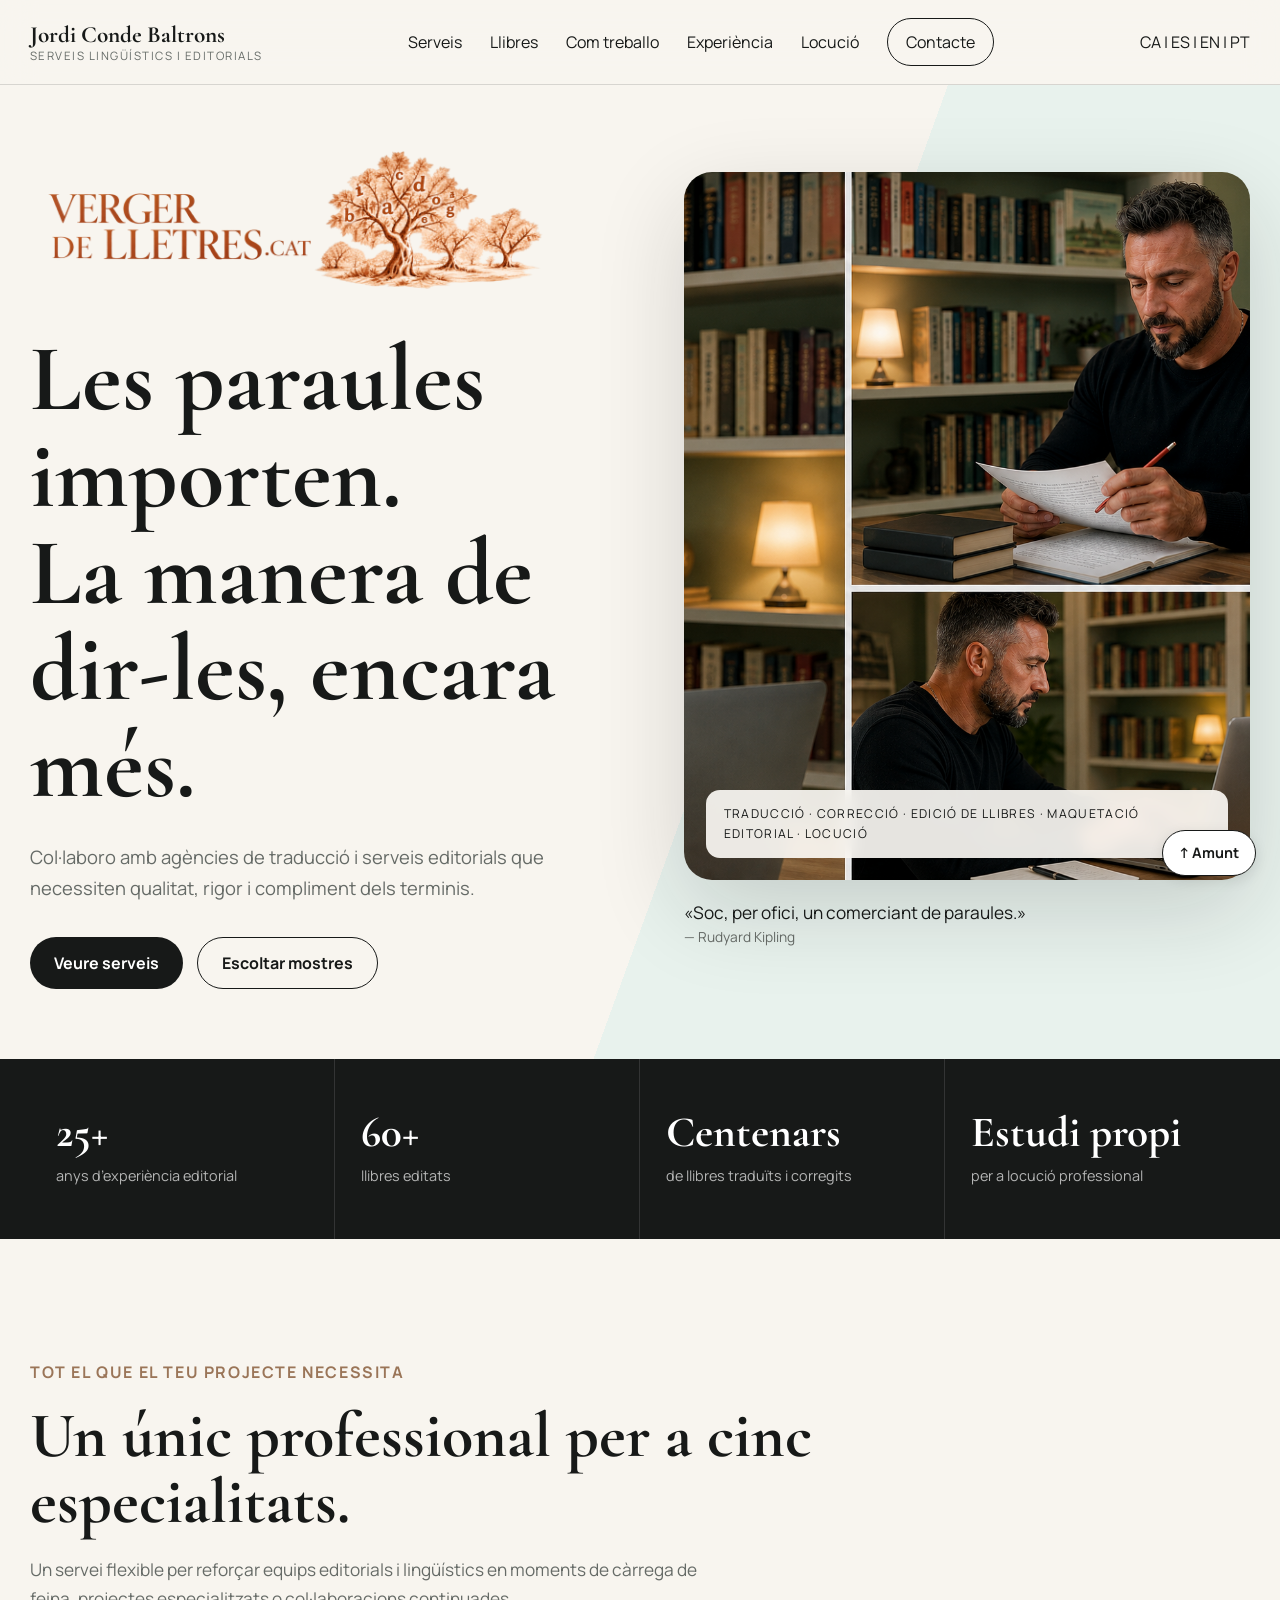
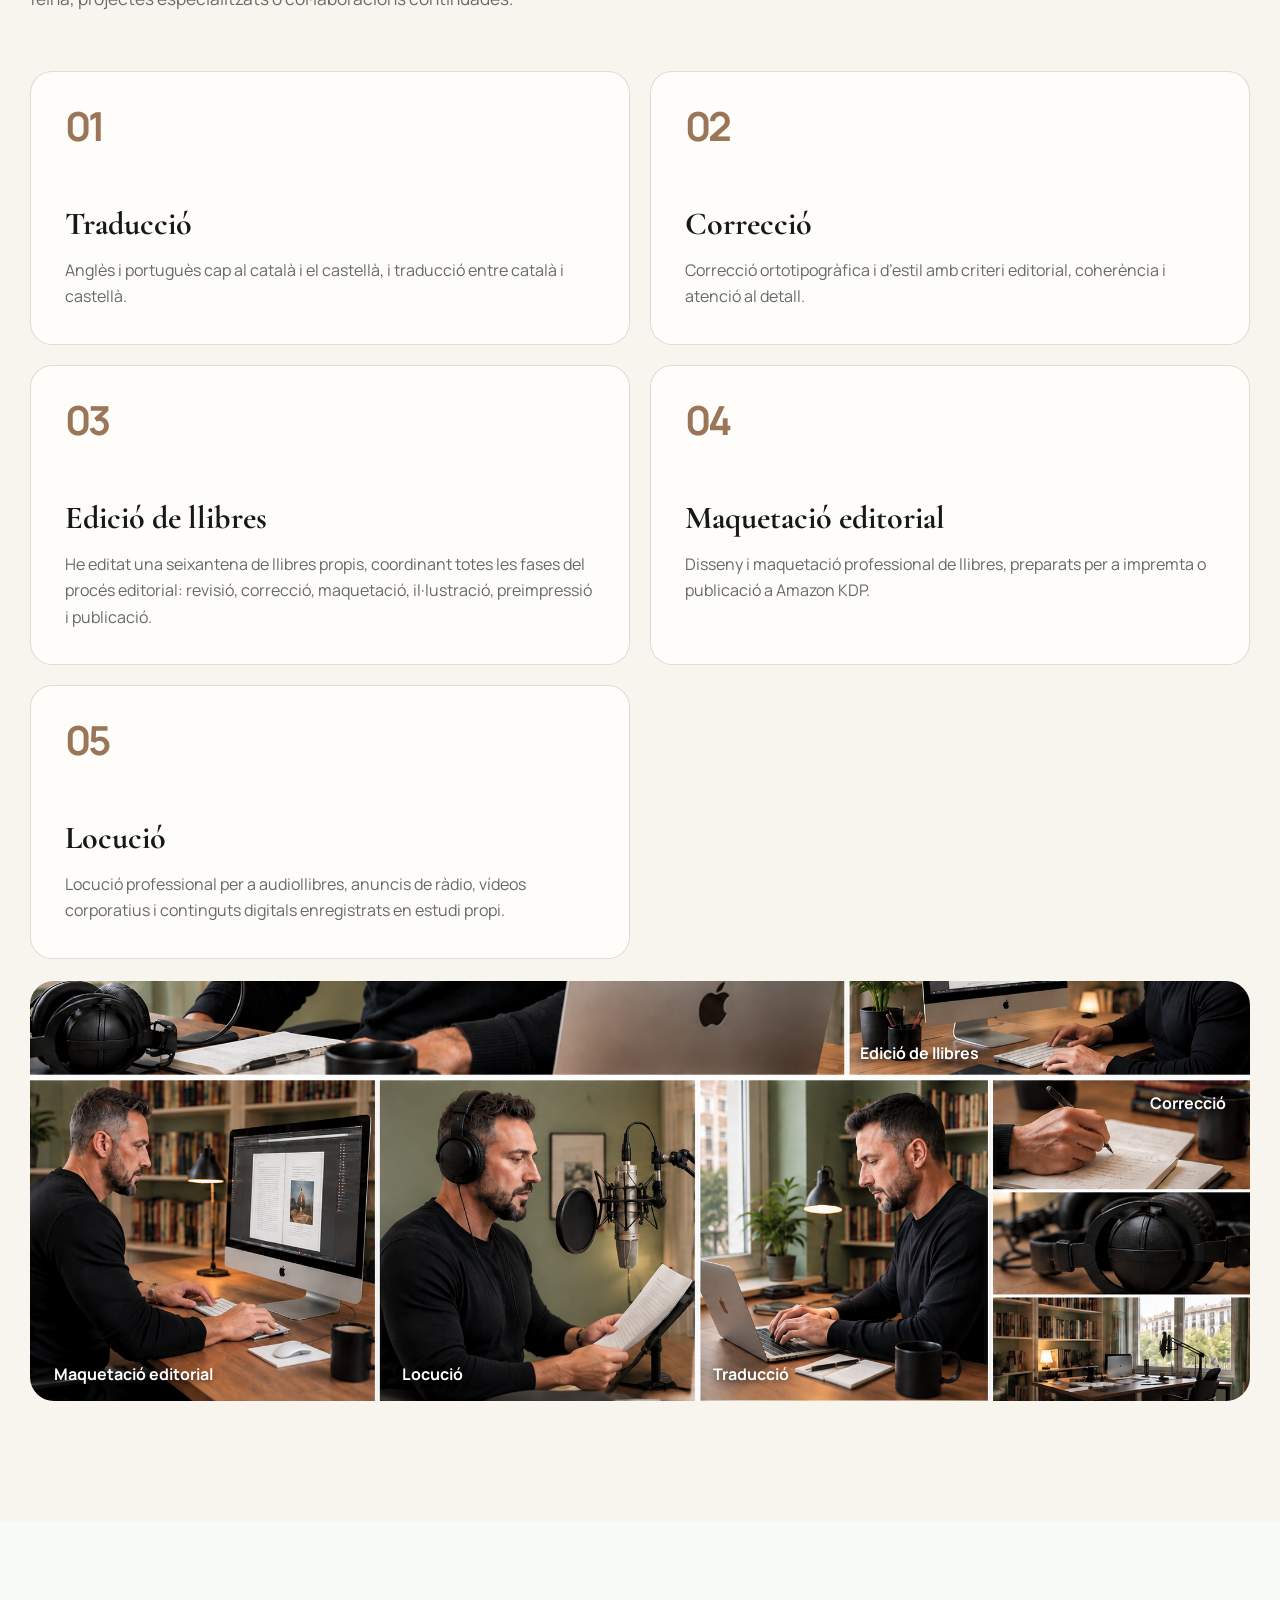
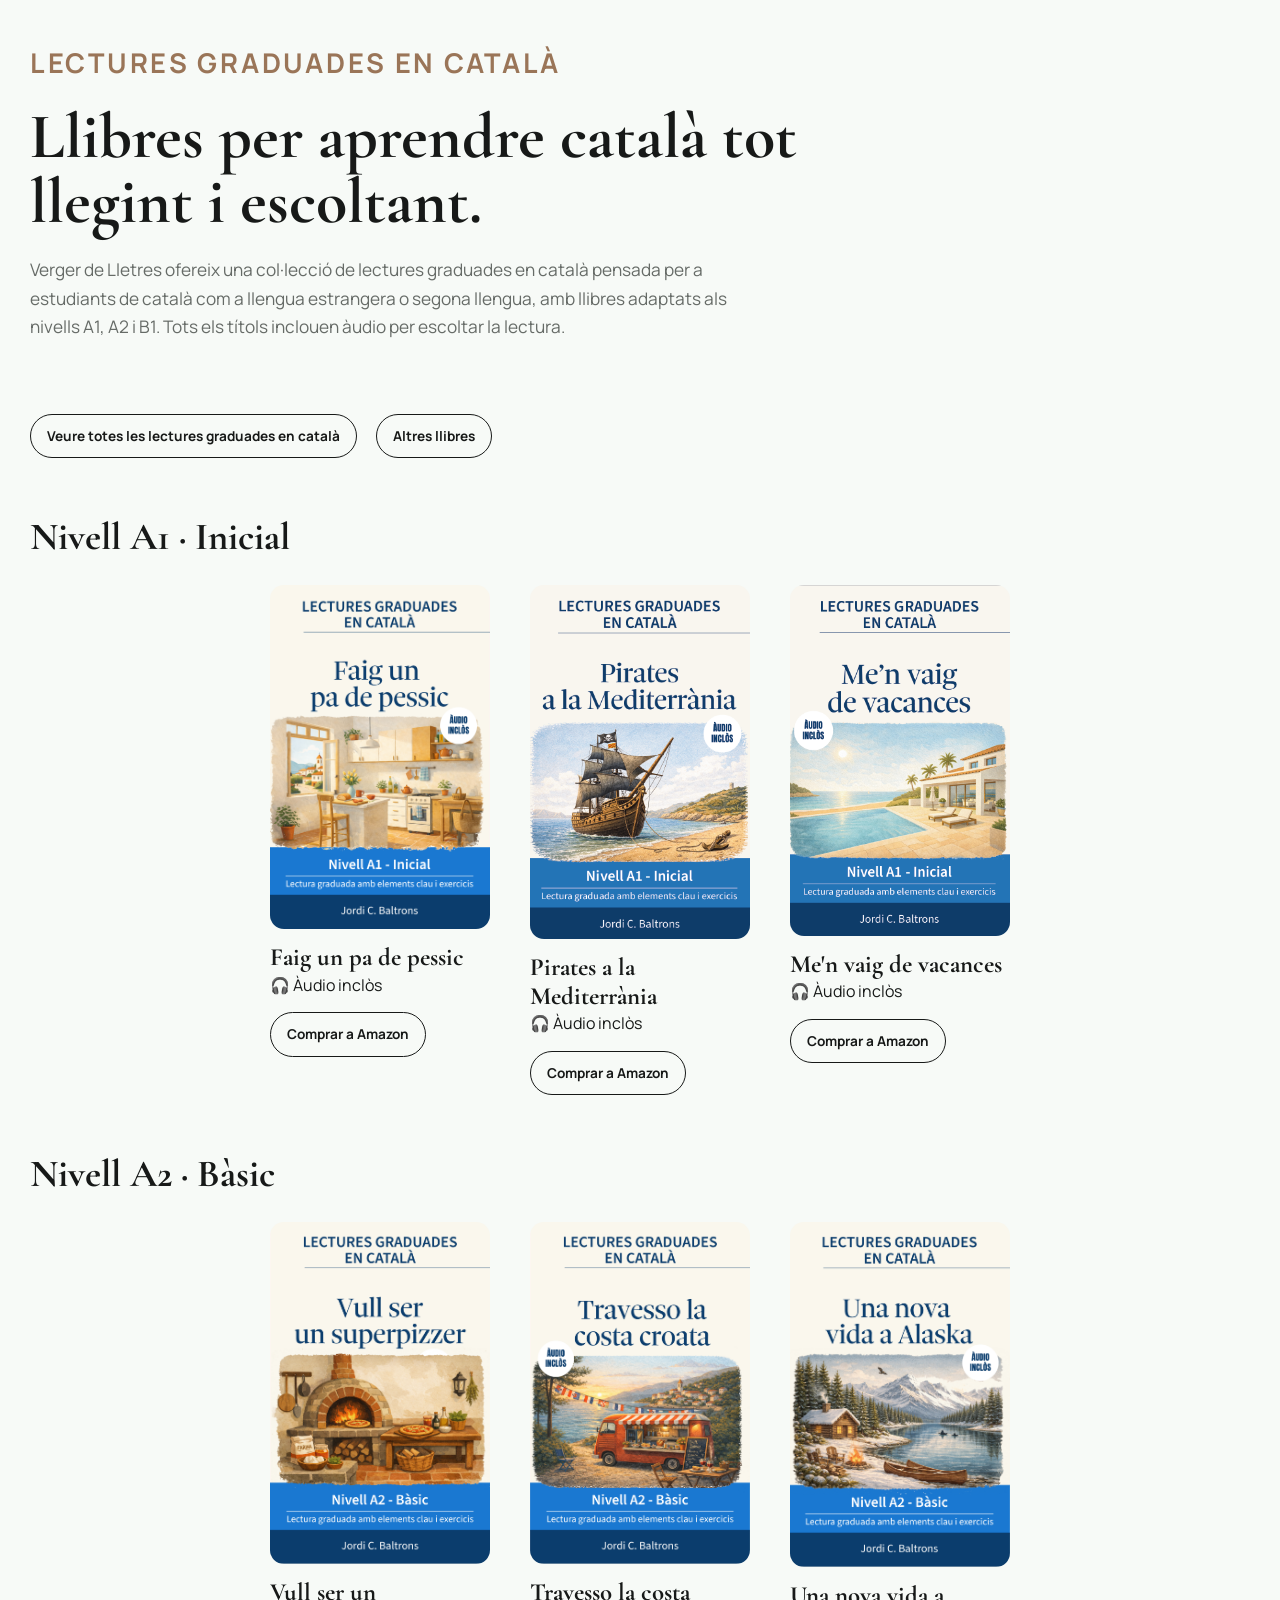
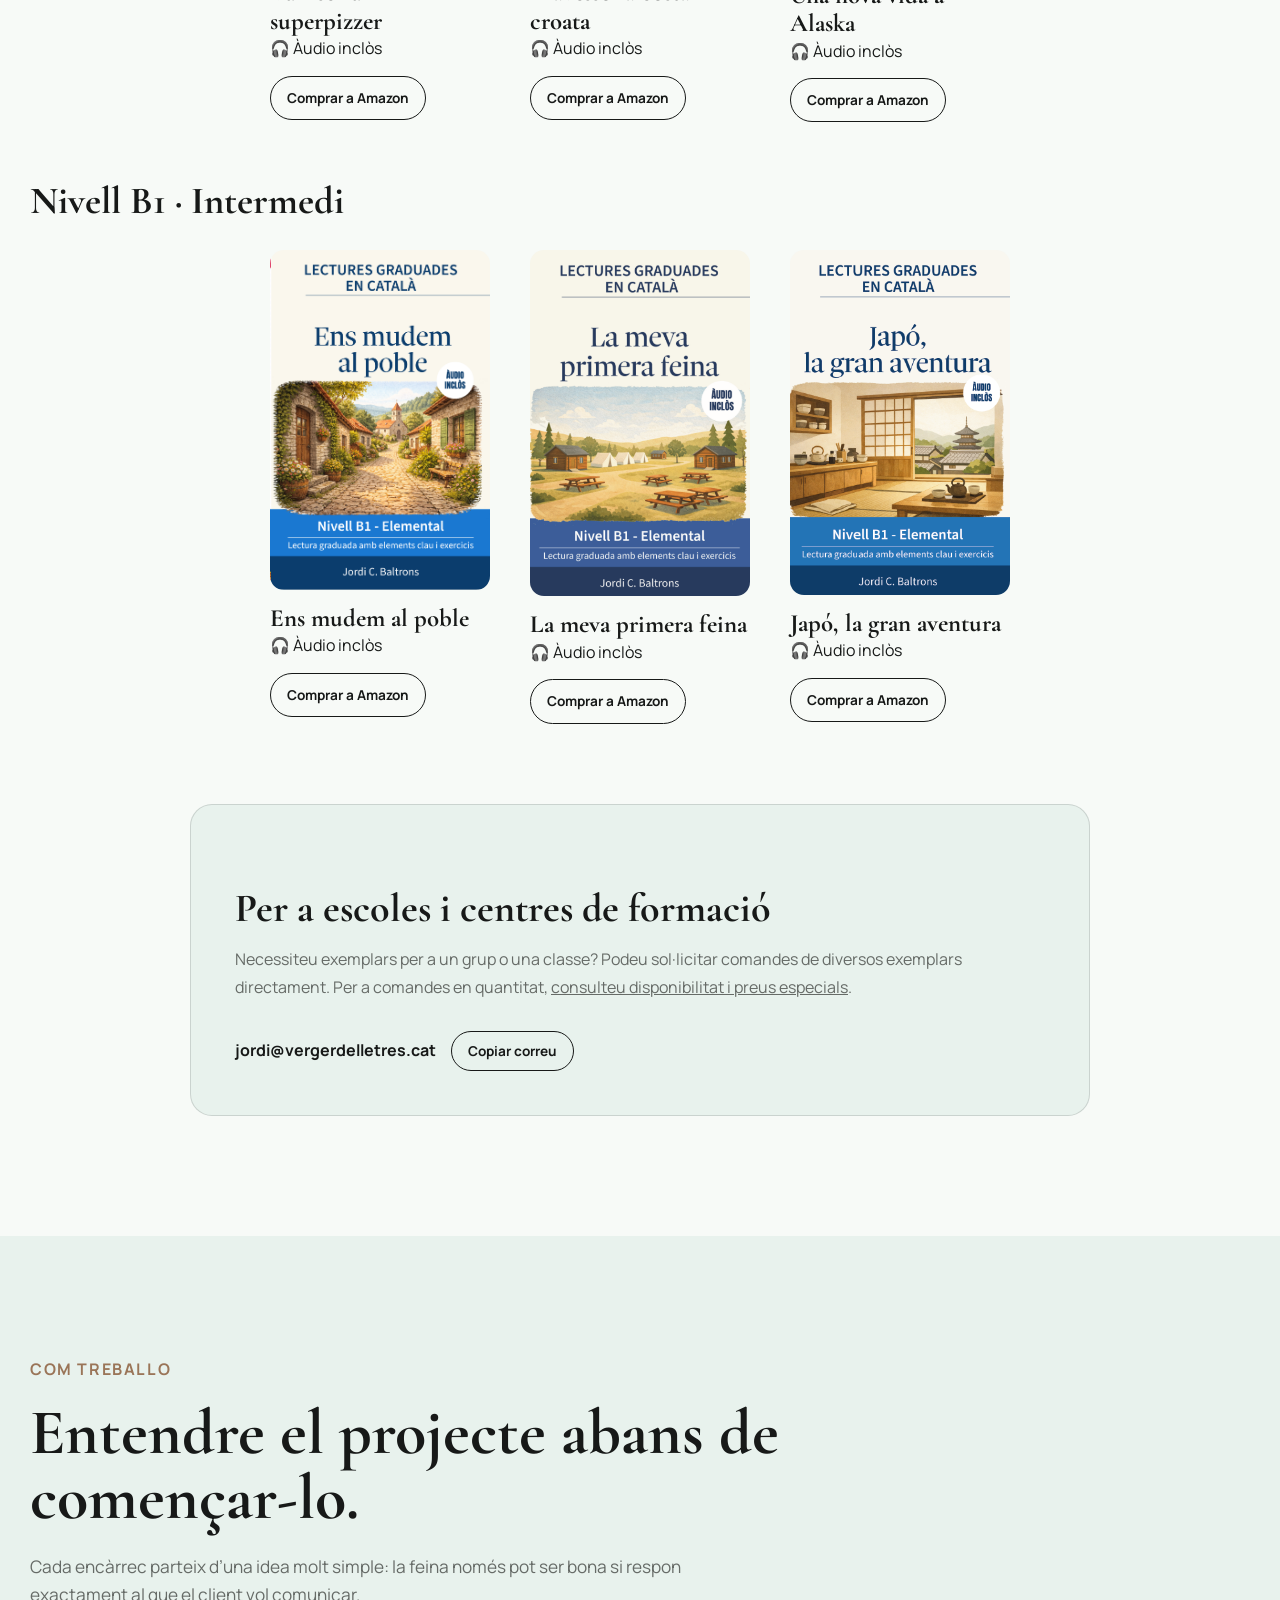
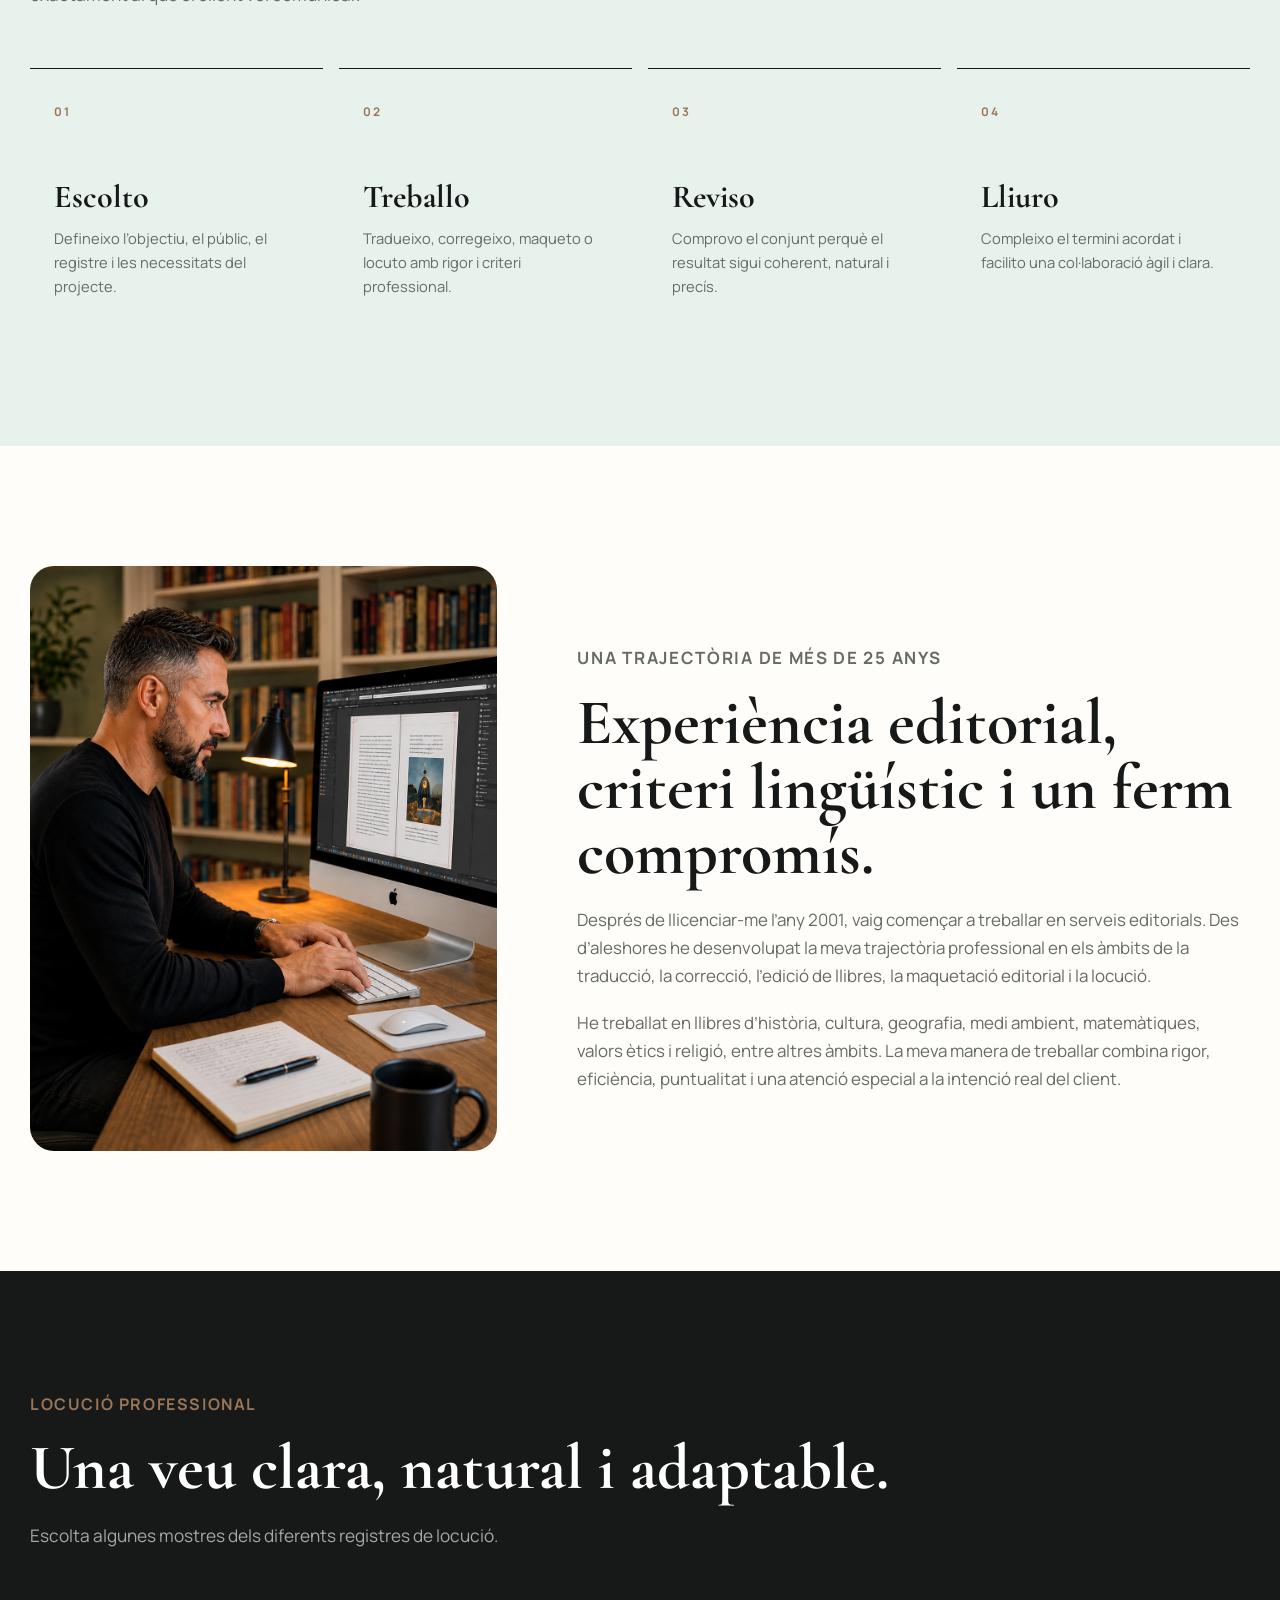
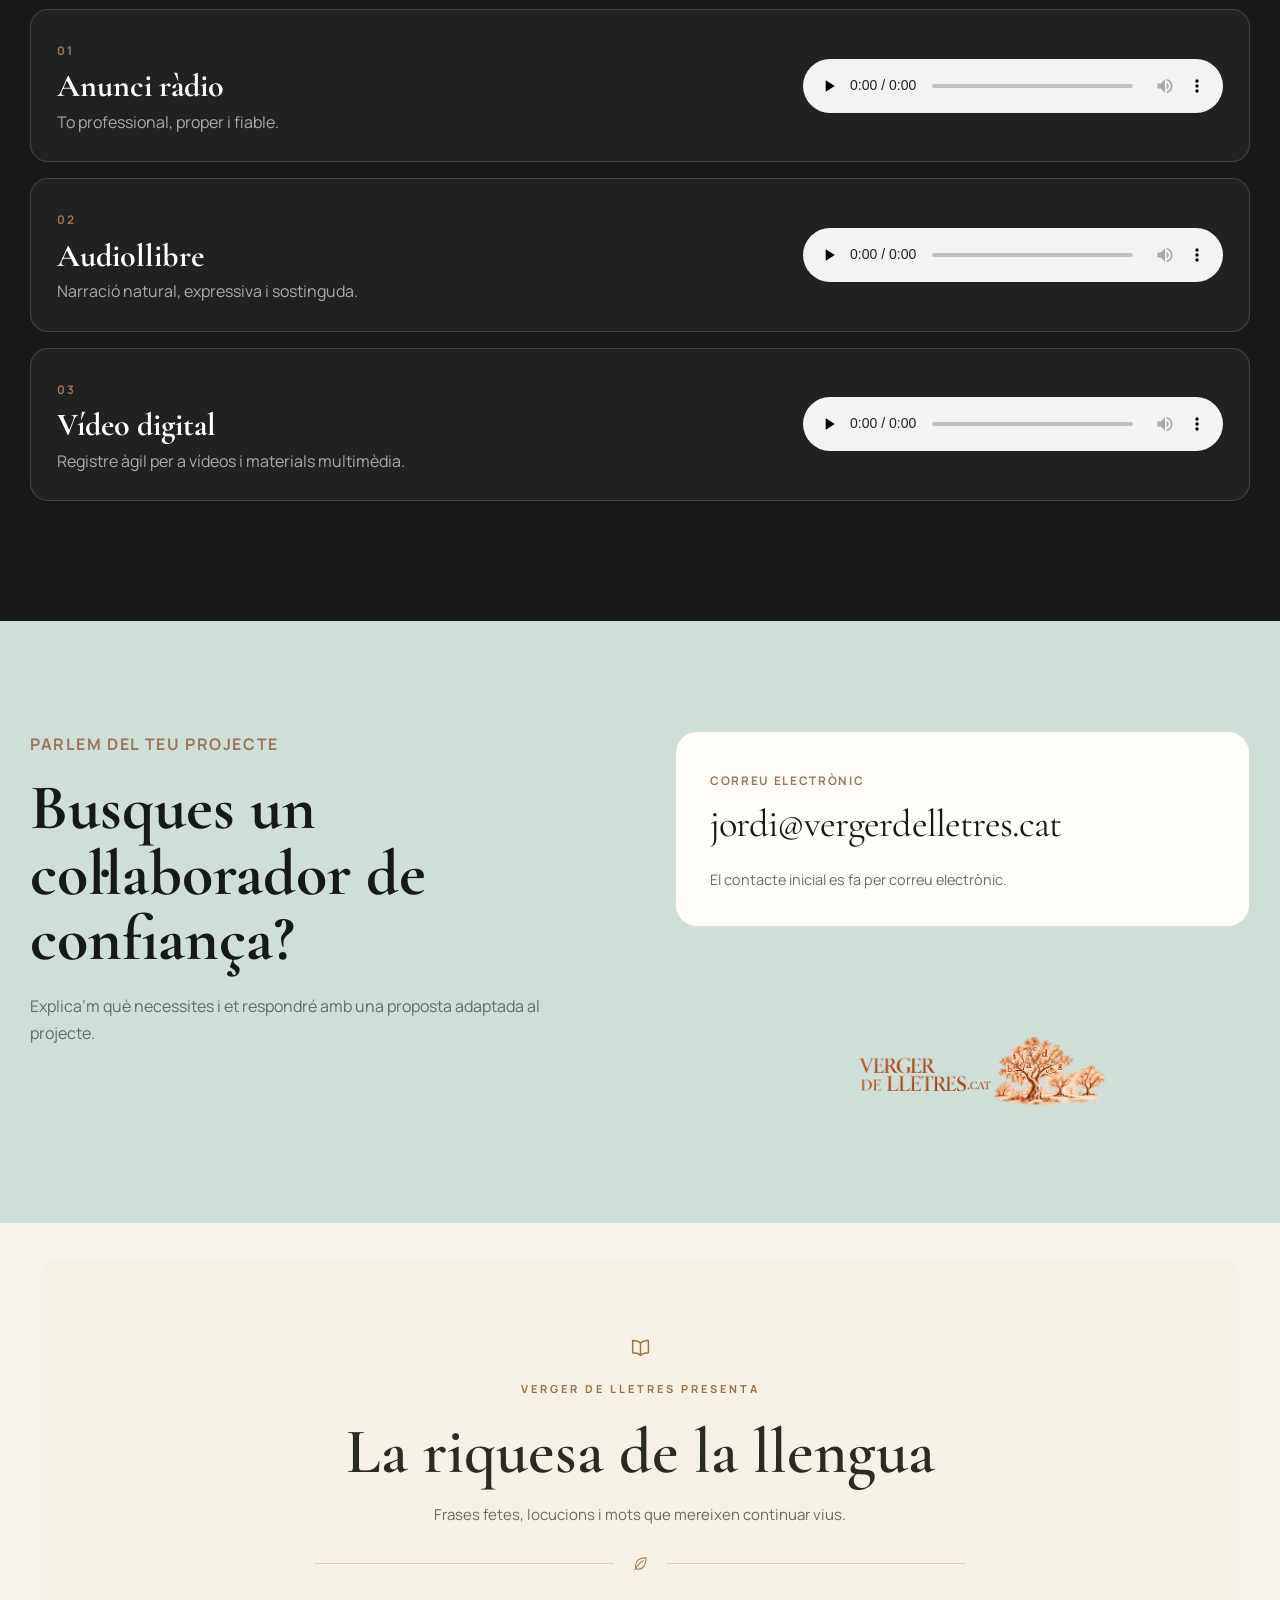
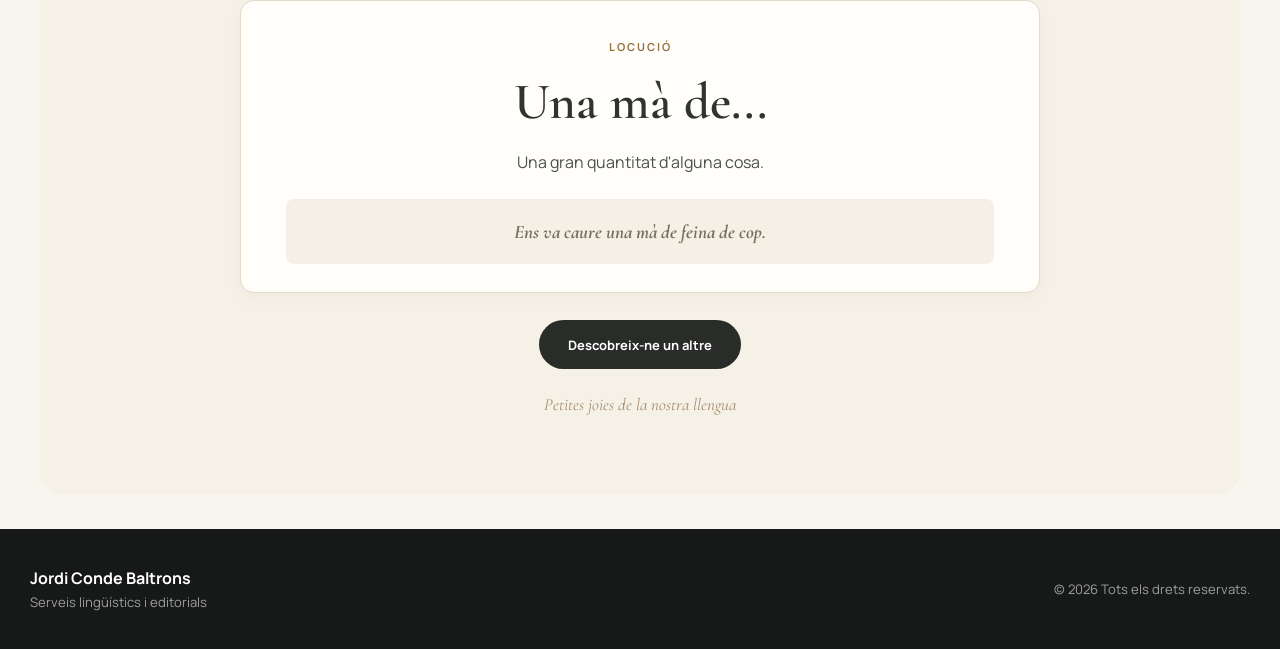
<file: index.html>
<!DOCTYPE html>

<html lang="ca"><head><meta charset="utf-8"/><meta content="width=device-width,initial-scale=1" name="viewport"/><meta content="Verger de Lletres, de Jordi Conde Baltrons. Serveis lingüístics i editorials, edició de llibres i lectures graduades en català per als nivells A1, A2 i B1." name="description"/><title>Verger de Lletres | Jordi Conde Baltrons · Serveis lingüístics i editorials</title><link href="https://fonts.googleapis.com" rel="preconnect"/><link crossorigin="" href="https://fonts.gstatic.com" rel="preconnect"/><link href="https://fonts.googleapis.com/css2?family=Cormorant+Garamond:wght@500;600;700&amp;family=Manrope:wght@400;500;600;700&amp;display=swap" rel="stylesheet"/><link rel="canonical" href="https://vergerdelletres.cat/"/>
<link rel="icon" type="image/png" href="favicon-verger-de-lletres-512.png"/>
<link href="styles.css" rel="stylesheet"/></head><body>
<header class="header"><div class="wrap nav"><a class="identity" href="#inici"><strong>Jordi Conde Baltrons</strong><span>Serveis lingüístics i editorials</span></a><button aria-expanded="false" aria-label="Obrir el menú" class="menu-button">Menú</button><nav class="menu"><a href="#serveis">Serveis</a><a href="#llibres">Llibres</a><a href="#metode">Com treballo</a><a href="#perfil-professional">Experiència</a><a href="#veu">Locució</a><a class="menu-contact" href="#contacte">Contacte</a></nav><div aria-label="Selector d’idiomes" class="lang-selector"><a aria-current="page" class="active" href="index.html">CA</a> | <a href="es/index.html">ES</a> | <a href="en/index.html">EN</a> | <a href="pt/index.html">PT</a></div></div></header>
<main><section class="hero" id="inici"><div class="wrap hero-grid"><div class="hero-copy reveal"><img class="verger-logo" src="assets/verger-de-lletres.png" alt="Verger de Lletres.cat, un verger amb lletres entre les branques"/><h1>Les paraules importen.<br/>La manera de dir-les, encara més.</h1><p class="hero-intro">Col·laboro amb agències de traducció i serveis editorials que necessiten qualitat, rigor i compliment dels terminis.</p><div class="actions"><a class="btn primary" href="#serveis">Veure serveis</a><a class="btn secondary" href="#veu">Escoltar mostres</a></div></div><div class="hero-visual"><figure class="hero-image reveal"><img alt="Jordi Conde Baltrons treballant en un estudi de locució i edició" src="assets/hero-studio.png"/><figcaption>Traducció · Correcció · Edició de llibres · Maquetació editorial · Locució</figcaption>
</figure>
<div class="hero-quote">
  <p>«Soc, per ofici, un comerciant de paraules.»</p>
  <span>— Rudyard Kipling</span>
</div></div></div></section>
<section class="proof"><div class="wrap proof-grid"><article><strong>25+</strong><span>anys d’experiència editorial</span></article><article><strong>60+</strong><span>llibres editats</span></article><article><strong>Centenars</strong><span>de llibres traduïts i corregits</span></article><article><strong>Estudi propi</strong><span>per a locució professional</span></article></div></section>
<section class="section" id="serveis"><div class="wrap"><div class="section-head reveal"><p class="kicker">Tot el que el teu projecte necessita</p><h2>Un únic professional per a cinc especialitats.</h2><p>Un servei flexible per reforçar equips editorials i lingüístics en moments de càrrega de feina, projectes especialitzats o col·laboracions continuades.</p></div><div class="service-grid"><a class="service-card reveal service-link" href="serveis.html#traduccio">
  <span>01</span>
  <h3>Traducció</h3>
  <p>Anglès i portuguès cap al català i el castellà, i traducció entre català i castellà.</p>
</a><a class="service-card reveal service-link" href="serveis.html#correccio"><span>02</span><h3>Correcció</h3><p>Correcció ortotipogràfica i d’estil amb criteri editorial, coherència i atenció al detall.</p></a><a class="service-card reveal service-link" href="serveis.html#edicio"><span>03</span><h3>Edició de llibres</h3><p>He editat una seixantena de llibres propis, coordinant totes les fases del procés editorial: revisió, correcció, maquetació, il·lustració, preimpressió i publicació.</p></a><a class="service-card reveal service-link" href="serveis.html#maquetacio"><span>04</span><h3>Maquetació editorial</h3><p>Disseny i maquetació professional de llibres, preparats per a impremta o publicació a Amazon KDP.</p></a><a class="service-card reveal service-link" href="serveis.html#locucio"><span>05</span><h3>Locució</h3><p>Locució professional per a audiollibres, anuncis de ràdio, vídeos corporatius i continguts digitals enregistrats en estudi propi.</p></a></div><figure class="wide-image services-collage reveal">
  <img alt="Traducció, correcció, edició de llibres, maquetació editorial i locució" src="assets/services-collage.png"/>

  <span class="collage-label collage-maquetacio">Maquetació editorial</span>
  <span class="collage-label collage-locucio">Locució</span>
  <span class="collage-label collage-traduccio">Traducció</span>
  <span class="collage-label collage-correccio">Correcció</span>
  <span class="collage-label collage-edicio">Edició de llibres</span>
</figure></div></section>
<section class="section books-section" id="llibres">
<div class="wrap">
<div class="section-head reveal">
<p class="kicker books-kicker">Lectures graduades en català</p>
<h2>Llibres per aprendre català tot llegint i escoltant.</h2>
<p>Verger de Lletres ofereix una col·lecció de lectures graduades en català pensada per a estudiants de català com a llengua estrangera o segona llengua, amb llibres adaptats als nivells A1, A2 i B1. Tots els títols inclouen àudio per escoltar la lectura.</p>
</div>
  <p>
  <a class="book-buy" href="lectures-graduades-catala.html" target="_blank" rel="noopener">Veure totes les lectures graduades en català</a>
  <a class="book-buy" href="altres-llibres.html">Altres llibres</a>
</p>
  <div class="books-level reveal">
<h3>Nivell A1 · Inicial</h3>
<div class="books-grid">

<article class="book-card">
<img src="assets/a1-faig-pa-pessic.png" alt="Faig un pa de pessic, lectura graduada en català nivell A1"/>
<h4>Faig un pa de pessic</h4>
  <p class="book-audio">🎧 Àudio inclòs</p>
<a class="book-buy" href="https://amzn.eu/d/0dkGX2BU" target="_blank" rel="noopener">Comprar a Amazon</a>
</article>

<article class="book-card">
<img src="assets/a1-pirates-mediterrania.png" alt="Pirates a la Mediterrània, lectura graduada en català nivell A1"/>
<h4>Pirates a la Mediterrània</h4>
  <p class="book-audio">🎧 Àudio inclòs</p>
  <a class="book-buy" href="https://amzn.eu/d/05SJT7YZ" target="_blank" rel="noopener">Comprar a Amazon</a>
</article>

<article class="book-card">
<img src="assets/a1-vacances.png" alt="Me'n vaig de vacances, lectura graduada en català nivell A1"/>
<h4>Me'n vaig de vacances</h4>
  <p class="book-audio">🎧 Àudio inclòs</p>
  <a class="book-buy" href="https://amzn.eu/d/0hh5eouQ" target="_blank" rel="noopener">Comprar a Amazon</a>
</article>

</div>
</div>
  <div class="books-level reveal">
<h3>Nivell A2 · Bàsic</h3>
<div class="books-grid">

<article class="book-card">
<img src="assets/a2-superpizzer.png" alt="Vull ser un superpizzer, lectura graduada en català nivell A2"/>
<h4>Vull ser un superpizzer</h4>
  <p class="book-audio">🎧 Àudio inclòs</p>
  <a class="book-buy" href="https://amzn.eu/d/084opGS4" target="_blank" rel="noopener">Comprar a Amazon</a>
</article>

<article class="book-card">
<img src="assets/a2-costa-croata.png" alt="Travesso la costa croata, lectura graduada en català nivell A2"
/>
<h4>Travesso la costa croata</h4>
  <p class="book-audio">🎧 Àudio inclòs</p>
  <a class="book-buy" href="https://amzn.eu/d/09eBV5z9" target="_blank" rel="noopener">Comprar a Amazon</a>
</article>

<article class="book-card">
<img src="assets/a2-alaska.png" alt="Una nova vida a Alaska, lectura graduada en català nivell A2"/>
<h4>Una nova vida a Alaska</h4>
  <p class="book-audio">🎧 Àudio inclòs</p>
  <a class="book-buy" href="https://amzn.eu/d/03r7WmsE" target="_blank" rel="noopener">Comprar a Amazon</a>
</article>

</div>
</div>
  <div class="books-level reveal">
<h3>Nivell B1 · Intermedi</h3>
<div class="books-grid">

<article class="book-card">
<img src="assets/b1-mudem-poble.png" alt="Ens mudem al poble, lectura graduada en català nivell B1"/>
<h4>Ens mudem al poble</h4>
  <p class="book-audio">🎧 Àudio inclòs</p>
  <a class="book-buy" href="https://amzn.eu/d/024aJcAs" target="_blank" rel="noopener">Comprar a Amazon</a>
</article>

<article class="book-card">
<img src="assets/b1-primera-feina.png" alt="La meva primera feina, lectura graduada en català nivell B1"/>
<h4>La meva primera feina</h4>
  <p class="book-audio">🎧 Àudio inclòs</p>
  <a class="book-buy" href="https://amzn.eu/d/06HYUktu" target="_blank" rel="noopener">Comprar a Amazon</a>
</article>

<article class="book-card">
<img src="assets/b1-japo.png" alt="Japó, la gran aventura, lectura graduada en català nivell B1"/>
<h4>Japó, la gran aventura</h4>
  <p class="book-audio">🎧 Àudio inclòs</p>
  <a class="book-buy" href="https://amzn.eu/d/0caJw5vb" target="_blank" rel="noopener">Comprar a Amazon</a>
</article>

</div>
</div>
  <div class="schools-box reveal">
<h3>Per a escoles i centres de formació</h3>
<p>Necessiteu exemplars per a un grup o una classe? Podeu sol·licitar comandes de diversos exemplars directament. Per a comandes en quantitat, <a href="lectures-graduades-catala.html" style="color: inherit; text-decoration: underline;">consulteu disponibilitat i preus especials</a>.</p>
<a class="school-email" href="mailto:jordi@vergerdelletres.cat">jordi@vergerdelletres.cat</a>
<button class="copy-email" type="button" data-email="jordi@vergerdelletres.cat">Copiar correu</button>
</div>
</div>
</section><section class="section method" id="metode"><div class="wrap"><div class="section-head reveal"><p class="kicker">Com treballo</p><h2>Entendre el projecte abans de començar-lo.</h2><p>Cada encàrrec parteix d’una idea molt simple: la feina només pot ser bona si respon exactament al que el client vol comunicar.</p></div><div class="steps"><article class="step reveal"><span>01</span><h3>Escolto</h3><p>Defineixo l’objectiu, el públic, el registre i les necessitats del projecte.</p></article><article class="step reveal"><span>02</span><h3>Treballo</h3><p>Tradueixo, corregeixo, maqueto o locuto amb rigor i criteri professional.</p></article><article class="step reveal"><span>03</span><h3>Reviso</h3><p>Comprovo el conjunt perquè el resultat sigui coherent, natural i precís.</p></article><article class="step reveal"><span>04</span><h3>Lliuro</h3><p>Compleixo el termini acordat i facilito una col·laboració àgil i clara.</p></article></div></div></section>
<section class="section about" id="perfil-professional"><div class="wrap about-grid"><figure class="portrait reveal"><img alt="Jordi Conde Baltrons treballant en un projecte editorial" src="assets/jordi-portrait.png"/></figure><div class="about-copy reveal"><p class="kicker">Una trajectòria de més de 25 anys</p><h2>Experiència editorial, criteri lingüístic i un ferm compromís.</h2><p>Després de llicenciar-me l’any 2001, vaig començar a treballar en serveis editorials. Des d’aleshores he desenvolupat la meva trajectòria professional en els àmbits de la traducció, la correcció, l’edició de llibres, la maquetació editorial i la locució.</p><p>He treballat en llibres d’història, cultura, geografia, medi ambient, matemàtiques, valors ètics i religió, entre altres àmbits. La meva manera de treballar combina rigor, eficiència, puntualitat i una atenció especial a la intenció real del client.</p></div></div></section>
<section class="section voice" id="veu"><div class="wrap"><div class="section-head reveal"><p class="kicker">Locució professional</p><h2>Una veu clara, natural i adaptable.</h2><p>Escolta algunes mostres dels diferents registres de locució.</p></div><div class="audio-grid"><article class="audio-card reveal"><div><span>01</span><h3>Anunci ràdio</h3><p>To professional, proper i fiable.</p></div><audio controls="" preload="none"><source src="audio/radio.mp3" type="audio/mpeg"/></audio></article><article class="audio-card reveal"><div><span>02</span><h3>Audiollibre</h3><p>Narració natural, expressiva i sostinguda.</p></div><audio controls="" preload="none"><source src="audio/audiollibre.mp3" type="audio/mpeg"/></audio></article><article class="audio-card reveal"><div><span>03</span><h3>Vídeo digital</h3><p>Registre àgil per a vídeos i materials multimèdia.</p></div><audio controls="" preload="none"><source src="audio/videodigital.mp3" type="audio/mpeg"/></audio></article></div></div></section>
<section class="contact" id="contacte"><div class="wrap contact-grid"><div class="reveal"><p class="kicker">Parlem del teu projecte</p><h2>Busques un col·laborador de confiança?</h2><p>Explica’m què necessites i et respondré amb una proposta adaptada al projecte.</p></div><div class="contact-card reveal">
  <span>Correu electrònic</span>
  <a href="mailto:jordi@vergerdelletres.cat">jordi@vergerdelletres.cat</a>
  <p>El contacte inicial es fa per correu electrònic.</p>
</div>
</div>

<img class="contact-logo" src="assets/verger-de-lletres.png" alt="Verger de Lletres">

</section>

<section class="section riquesa-section" id="riquesa-llengua">
  <div class="wrap riquesa-wrap">

    <div class="riquesa-heading">
      <div class="riquesa-book" aria-hidden="true">
  <svg width="21" height="21" viewBox="0 0 24 24" fill="none" stroke="currentColor" stroke-width="1.6" stroke-linecap="round" stroke-linejoin="round">
    <path d="M12 7c-2-2-5-3-9-3v14c4 0 7 1 9 3"/>
    <path d="M12 7c2-2 5-3 9-3v14c-4 0-7 1-9 3"/>
    <path d="M12 7v14"/>
  </svg>
</div>
      <p class="riquesa-eyebrow">VERGER DE LLETRES PRESENTA</p>

      <h2>La riquesa de la llengua</h2>

      <p class="riquesa-intro">
        Frases fetes, locucions i mots que mereixen continuar vius.
      </p>
    </div>

    <div class="riquesa-divider" aria-hidden="true">
  <svg width="17" height="17" viewBox="0 0 24 24" fill="none" stroke="currentColor" stroke-width="1.5" stroke-linecap="round" stroke-linejoin="round">
    <path d="M20 4C10 4 5 9 5 16c0 2 1 4 4 4 7 0 11-7 11-16Z"/>
    <path d="M4 21c3-6 7-10 12-13"/>
  </svg>
</div>

    <div class="riquesa-card" aria-live="polite">

      <span class="riquesa-category" id="riquesa-category">
        Frase feta
      </span>

      <h3 id="riquesa-expression">Fer els ulls grossos</h3>

      <p class="riquesa-meaning" id="riquesa-meaning">
        Fer veure que no s'adverteix alguna cosa.
      </p>

      <p class="riquesa-example" id="riquesa-example">
        El professor va fer els ulls grossos davant d'aquella petita falta.
      </p>

    </div>

    <button class="riquesa-button" id="riquesa-next" type="button">
      Descobreix-ne un altre
    </button>

    <p class="riquesa-footer">Petites joies de la nostra llengua</p>

  </div>
</section>
</main>
<footer><div class="wrap footer-inner"><div><strong>Jordi Conde Baltrons</strong><span>Serveis lingüístics i editorials</span></div><p>© <span id="year"></span> Tots els drets reservats.</p></div></footer>
 <a class="back-to-top" href="#top" aria-label="Tornar al principi de la pàgina">↑ Amunt</a> <script src="script.js"></script>
<script src="riquesa.js"></script>
</body></html>
</file>
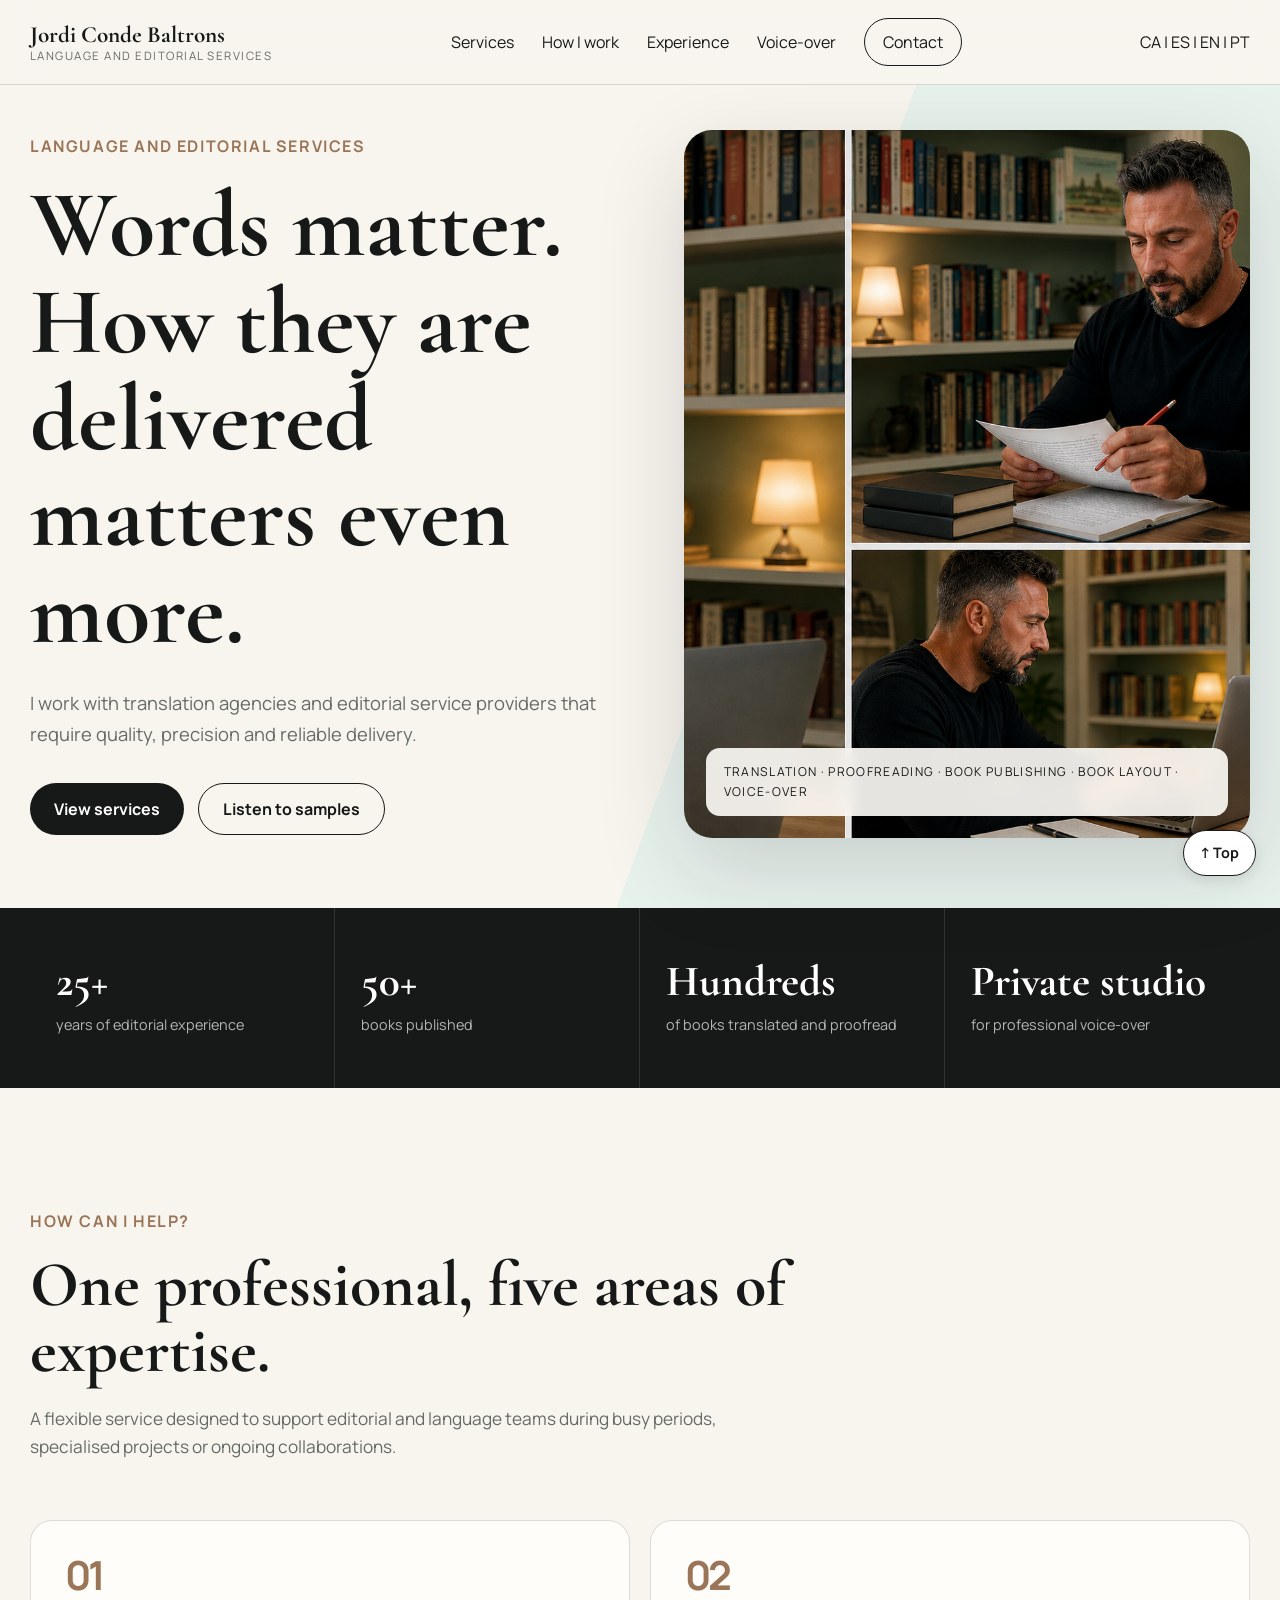
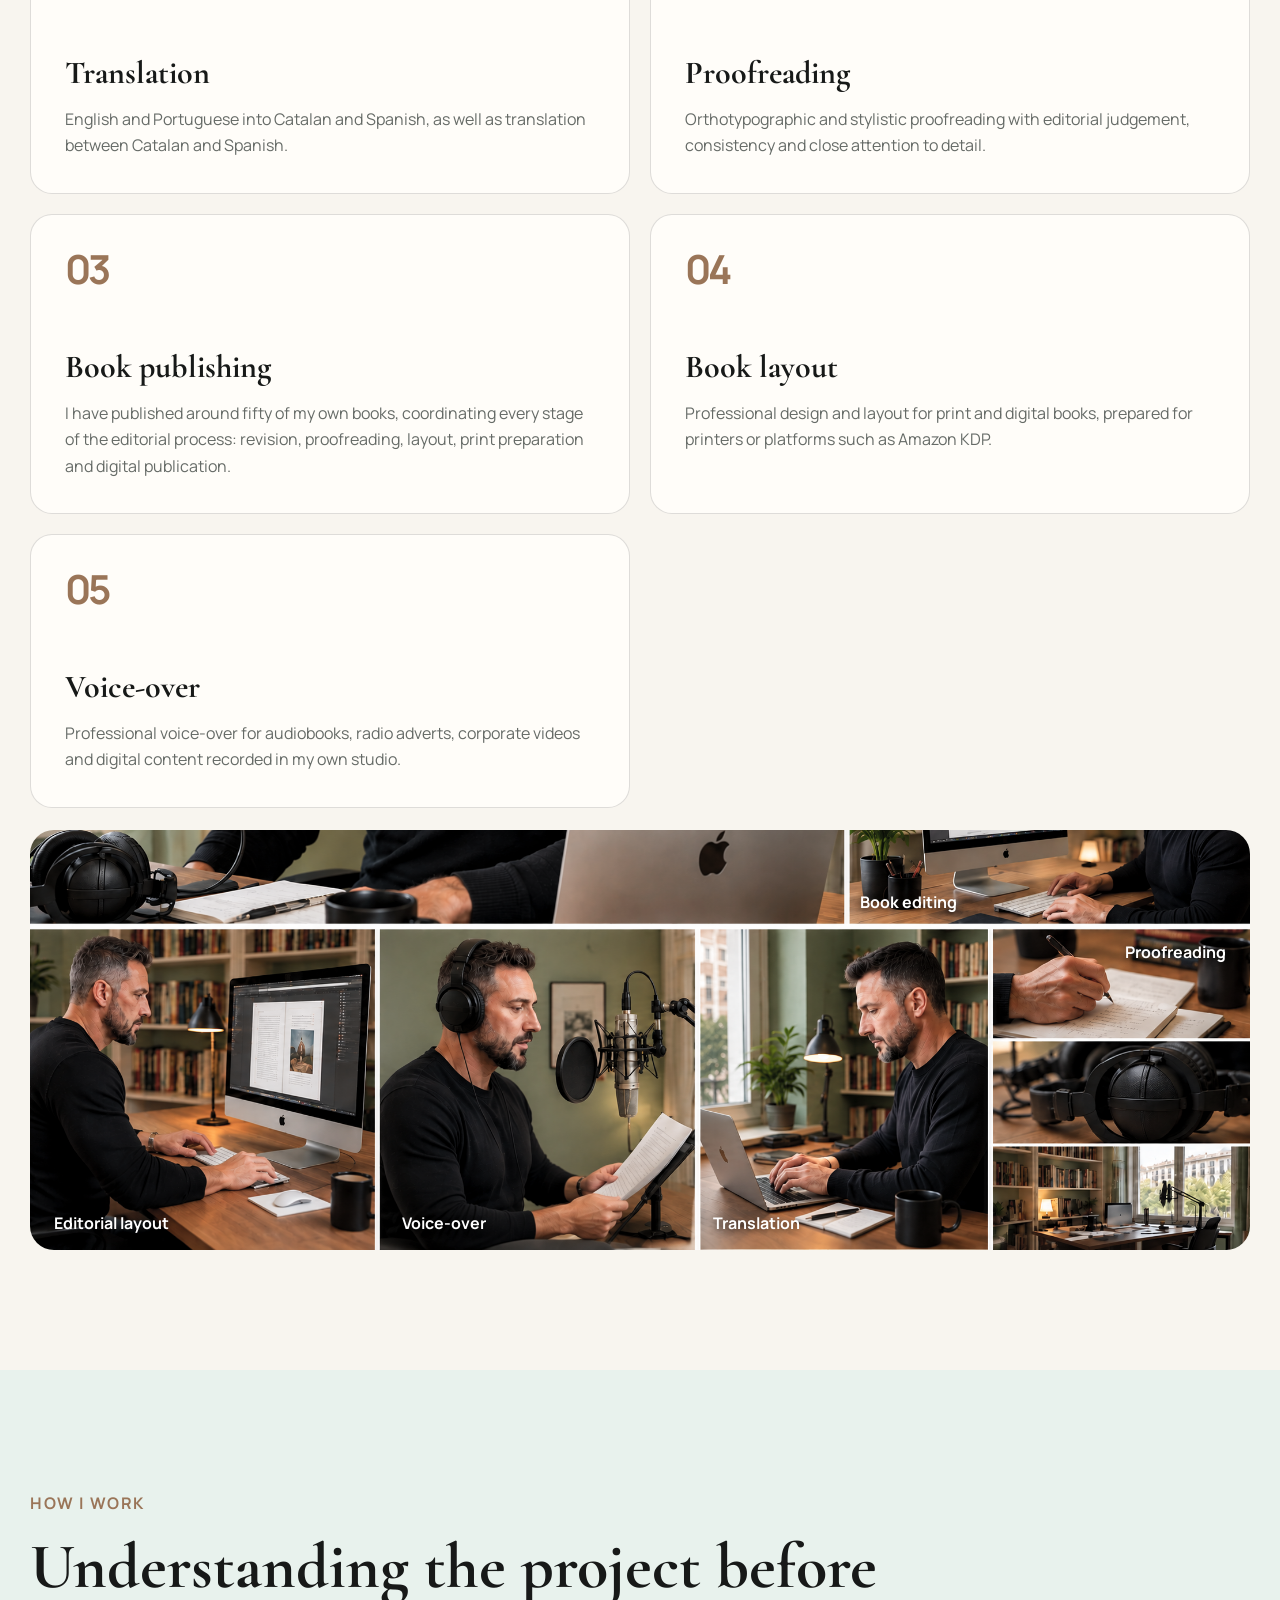
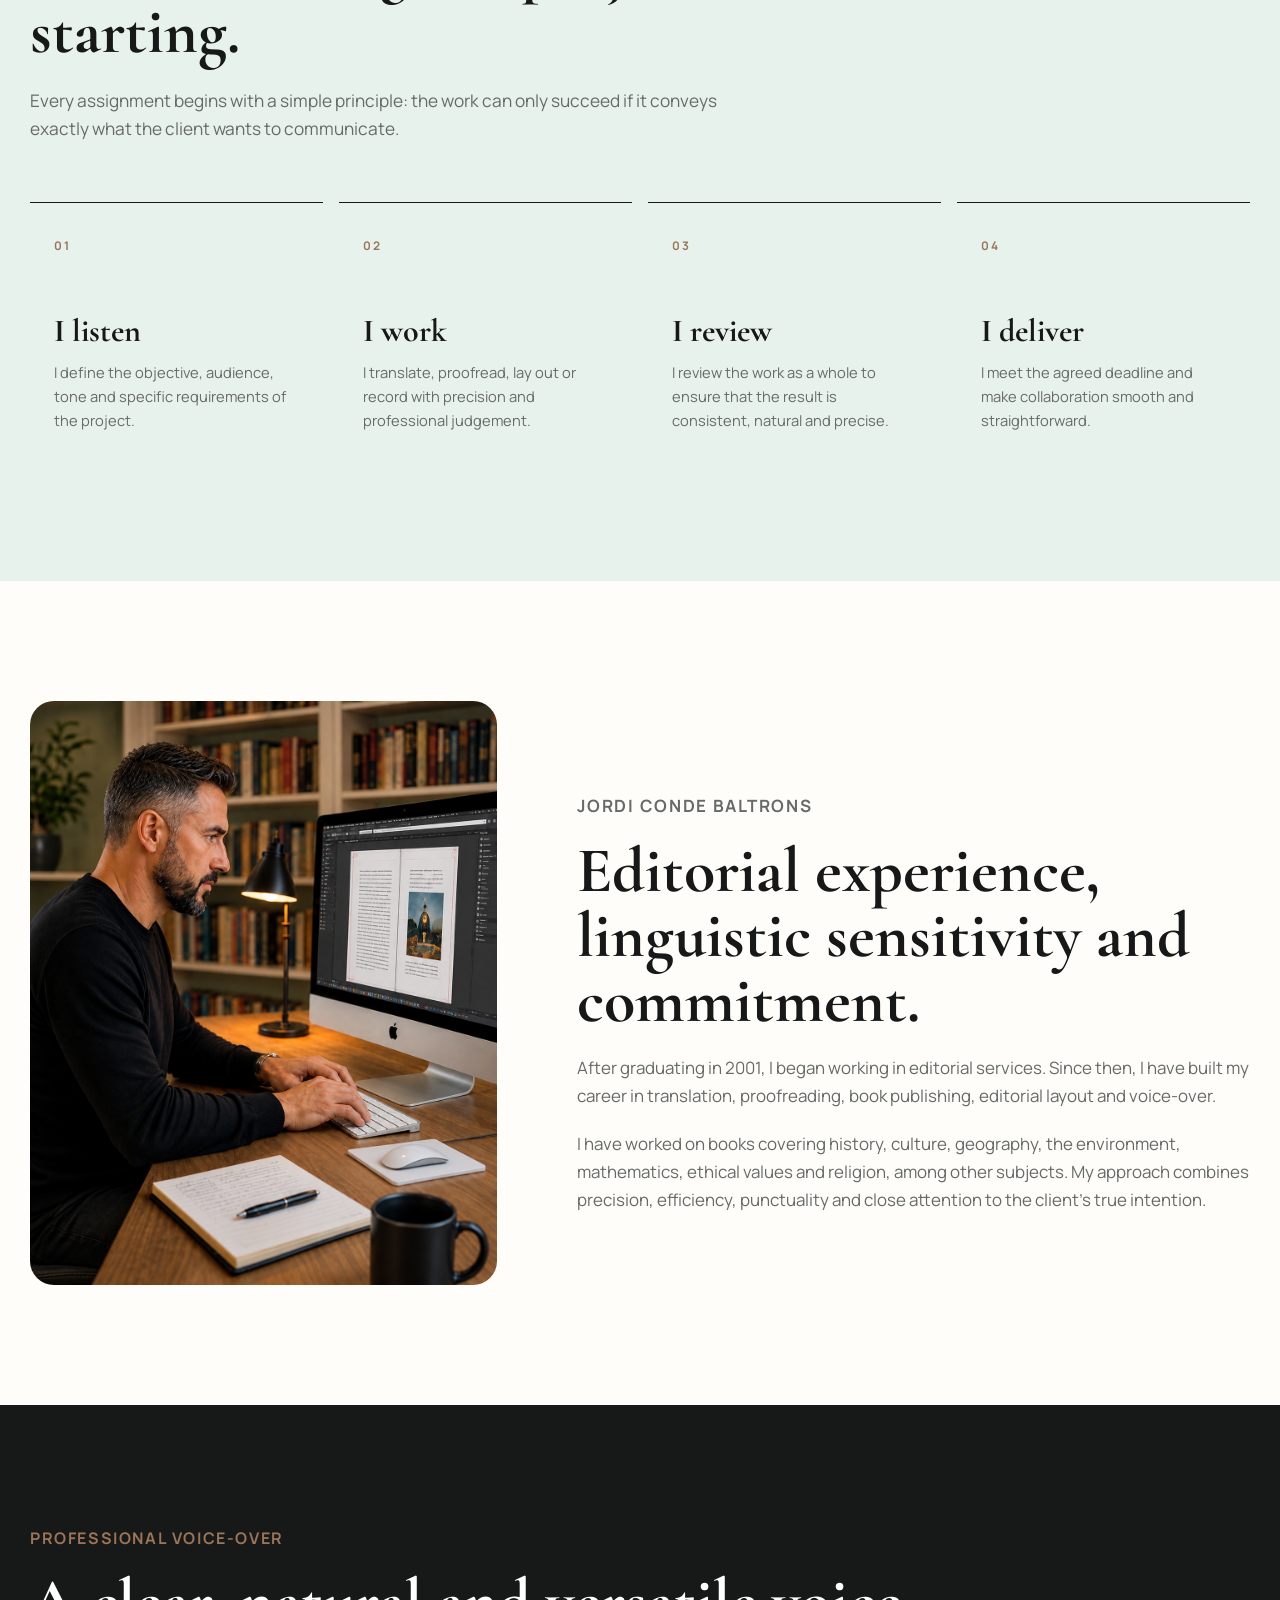
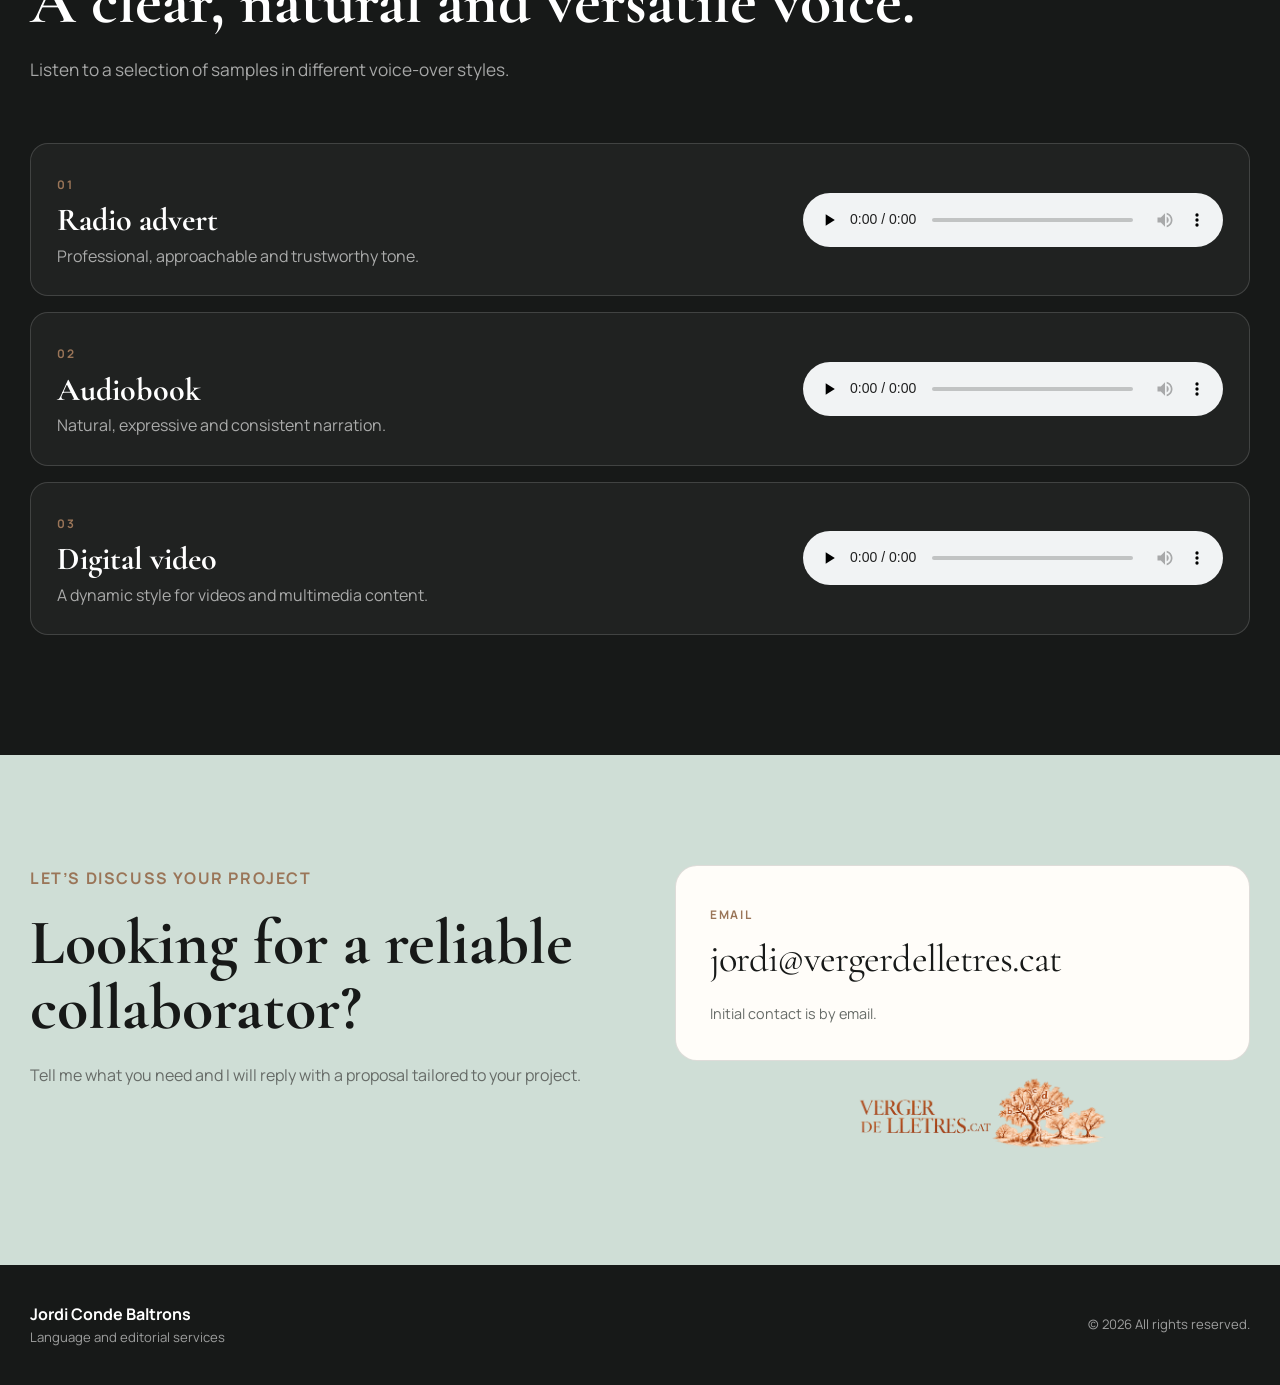
<file: en/index.html>
<!DOCTYPE html>

<html lang="en"><head><meta charset="utf-8"/><meta content="width=device-width,initial-scale=1" name="viewport"/><meta content="Jordi Conde Baltrons. Language and editorial services for agencies: translation, proofreading, book layout and professional voice-over." name="description"/><title>Jordi Conde Baltrons | Language and editorial services</title><link href="https://fonts.googleapis.com" rel="preconnect"/><link crossorigin="" href="https://fonts.gstatic.com" rel="preconnect"/><link href="https://fonts.googleapis.com/css2?family=Cormorant+Garamond:wght@500;600;700&amp;family=Manrope:wght@400;500;600;700&amp;display=swap" rel="stylesheet"/><link rel="icon" type="image/png" href="../favicon-verger-de-lletres-512.png"/><link href="../styles.css" rel="stylesheet"/></head><body>
<header class="header"><div class="wrap nav"><a class="identity" href="#inici"><strong>Jordi Conde Baltrons</strong><span>Language and editorial services</span></a><button aria-expanded="false" aria-label="Open menu" class="menu-button">Menu</button><nav class="menu"><a href="#serveis">Services</a><a href="#metode">How I work</a><a href="#perfil-professional">Experience</a><a href="#veu">Voice-over</a><a class="menu-contact" href="#contacte">Contact</a></nav><div aria-label="Language selector" class="lang-selector"><a href="../index.html">CA</a> | <a href="../es/index.html">ES</a> | <a aria-current="page" class="active" href="index.html">EN</a> | <a href="../pt/index.html">PT</a></div></div></header>
<main><section class="hero" id="inici"><div class="wrap hero-grid"><div class="hero-copy reveal"><p class="kicker">Language and editorial services</p><h1>Words matter.<br/>How they are delivered matters even more.</h1><p class="hero-intro">I work with translation agencies and editorial service providers that require quality, precision and reliable delivery.</p><div class="actions"><a class="btn primary" href="#serveis">View services</a><a class="btn secondary" href="#veu">Listen to samples</a></div></div><figure class="hero-image reveal"><img alt="Jordi Conde Baltrons working in a voice-over and editing studio" src="../assets/hero-studio.png"/><figcaption>Translation · Proofreading · Book publishing · Book layout · Voice-over</figcaption></figure></div></section>
<section class="proof"><div class="wrap proof-grid"><article><strong>25+</strong><span>years of editorial experience</span></article><article><strong>50+</strong><span>books published</span></article><article><strong>Hundreds</strong><span>of books translated and proofread</span></article><article><strong>Private studio</strong><span>for professional voice-over</span></article></div></section>
<section class="section" id="serveis"><div class="wrap"><div class="section-head reveal"><p class="kicker">How can I help?</p><h2>One professional, five areas of expertise.</h2><p>A flexible service designed to support editorial and language teams during busy periods, specialised projects or ongoing collaborations.</p></div><div class="service-grid"><article class="service-card reveal"><span>01</span><h3>Translation</h3><p>English and Portuguese into Catalan and Spanish, as well as translation between Catalan and Spanish.</p></article><article class="service-card reveal"><span>02</span><h3>Proofreading</h3><p>Orthotypographic and stylistic proofreading with editorial judgement, consistency and close attention to detail.</p></article><article class="service-card reveal"><span>03</span><h3>Book publishing</h3><p>I have published around fifty of my own books, coordinating every stage of the editorial process: revision, proofreading, layout, print preparation and digital publication.</p></article><article class="service-card reveal"><span>04</span><h3>Book layout</h3><p>Professional design and layout for print and digital books, prepared for printers or platforms such as Amazon KDP.</p></article><article class="service-card reveal"><span>05</span><h3>Voice-over</h3><p>Professional voice-over for audiobooks, radio adverts, corporate videos and digital content recorded in my own studio.</p></article></div><figure class="wide-image services-collage reveal">
  <img alt="Translation, proofreading, book editing, editorial layout and voice-over" src="../assets/services-collage.png"/>

  <span class="collage-label collage-maquetacio">Editorial layout</span>
  <span class="collage-label collage-locucio">Voice-over</span>
  <span class="collage-label collage-traduccio">Translation</span>
  <span class="collage-label collage-correccio">Proofreading</span>
  <span class="collage-label collage-edicio">Book editing</span>
</figure></div></section>
<section class="section method" id="metode"><div class="wrap"><div class="section-head reveal"><p class="kicker">How I work</p><h2>Understanding the project before starting.</h2><p>Every assignment begins with a simple principle: the work can only succeed if it conveys exactly what the client wants to communicate.</p></div><div class="steps"><article class="step reveal"><span>01</span><h3>I listen</h3><p>I define the objective, audience, tone and specific requirements of the project.</p></article><article class="step reveal"><span>02</span><h3>I work</h3><p>I translate, proofread, lay out or record with precision and professional judgement.</p></article><article class="step reveal"><span>03</span><h3>I review</h3><p>I review the work as a whole to ensure that the result is consistent, natural and precise.</p></article><article class="step reveal"><span>04</span><h3>I deliver</h3><p>I meet the agreed deadline and make collaboration smooth and straightforward.</p></article></div></div></section>
<section class="section about" id="perfil-professional"><div class="wrap about-grid"><figure class="portrait reveal"><img alt="Jordi Conde Baltrons working on an editorial project" src="../assets/jordi-portrait.png"/></figure><div class="about-copy reveal"><p class="kicker">Jordi Conde Baltrons</p><h2>Editorial experience, linguistic sensitivity and commitment.</h2><p>After graduating in 2001, I began working in editorial services. Since then, I have built my career in translation, proofreading, book publishing, editorial layout and voice-over.</p><p>I have worked on books covering history, culture, geography, the environment, mathematics, ethical values and religion, among other subjects. My approach combines precision, efficiency, punctuality and close attention to the client’s true intention.</p></div></div></section>
<section class="section voice" id="veu"><div class="wrap"><div class="section-head reveal"><p class="kicker">Professional voice-over</p><h2>A clear, natural and versatile voice.</h2><p>Listen to a selection of samples in different voice-over styles.</p></div><div class="audio-grid"><article class="audio-card reveal"><div><span>01</span><h3>Radio advert</h3><p>Professional, approachable and trustworthy tone.</p></div><audio controls="" preload="none"><source src="../audio/radio.mp3" type="audio/mpeg"/></audio></article><article class="audio-card reveal"><div><span>02</span><h3>Audiobook</h3><p>Natural, expressive and consistent narration.</p></div><audio controls="" preload="none"><source src="../audio/audiollibre.mp3" type="audio/mpeg"/></audio></article><article class="audio-card reveal"><div><span>03</span><h3>Digital video</h3><p>A dynamic style for videos and multimedia content.</p></div><audio controls="" preload="none"><source src="../audio/videodigital.mp3" type="audio/mpeg"/></audio></article></div></div></section>
<section class="contact" id="contacte">
  <div class="wrap contact-grid">
    <div class="reveal">
      <p class="kicker">Let’s discuss your project</p>
      <h2>Looking for a reliable collaborator?</h2>
      <p>Tell me what you need and I will reply with a proposal tailored to your project.</p>
    </div>

    <div class="contact-card reveal">
      <span>Email</span>
      <a href="mailto:jordi@vergerdelletres.cat">jordi@vergerdelletres.cat</a>
      <p>Initial contact is by email.</p>
    </div>
  </div>

  <img class="contact-logo" src="../assets/verger-de-lletres.png" alt="Verger de Lletres">

</section>
</main>
  <a class="back-to-top" href="#" aria-label="Back to the top of the page">↑ Top</a>
<footer><div class="wrap footer-inner"><div><strong>Jordi Conde Baltrons</strong><span>Language and editorial services</span></div><p>© <span id="year"></span> All rights reserved.</p></div></footer><script src="../script.js"></script></body></html>
</file>
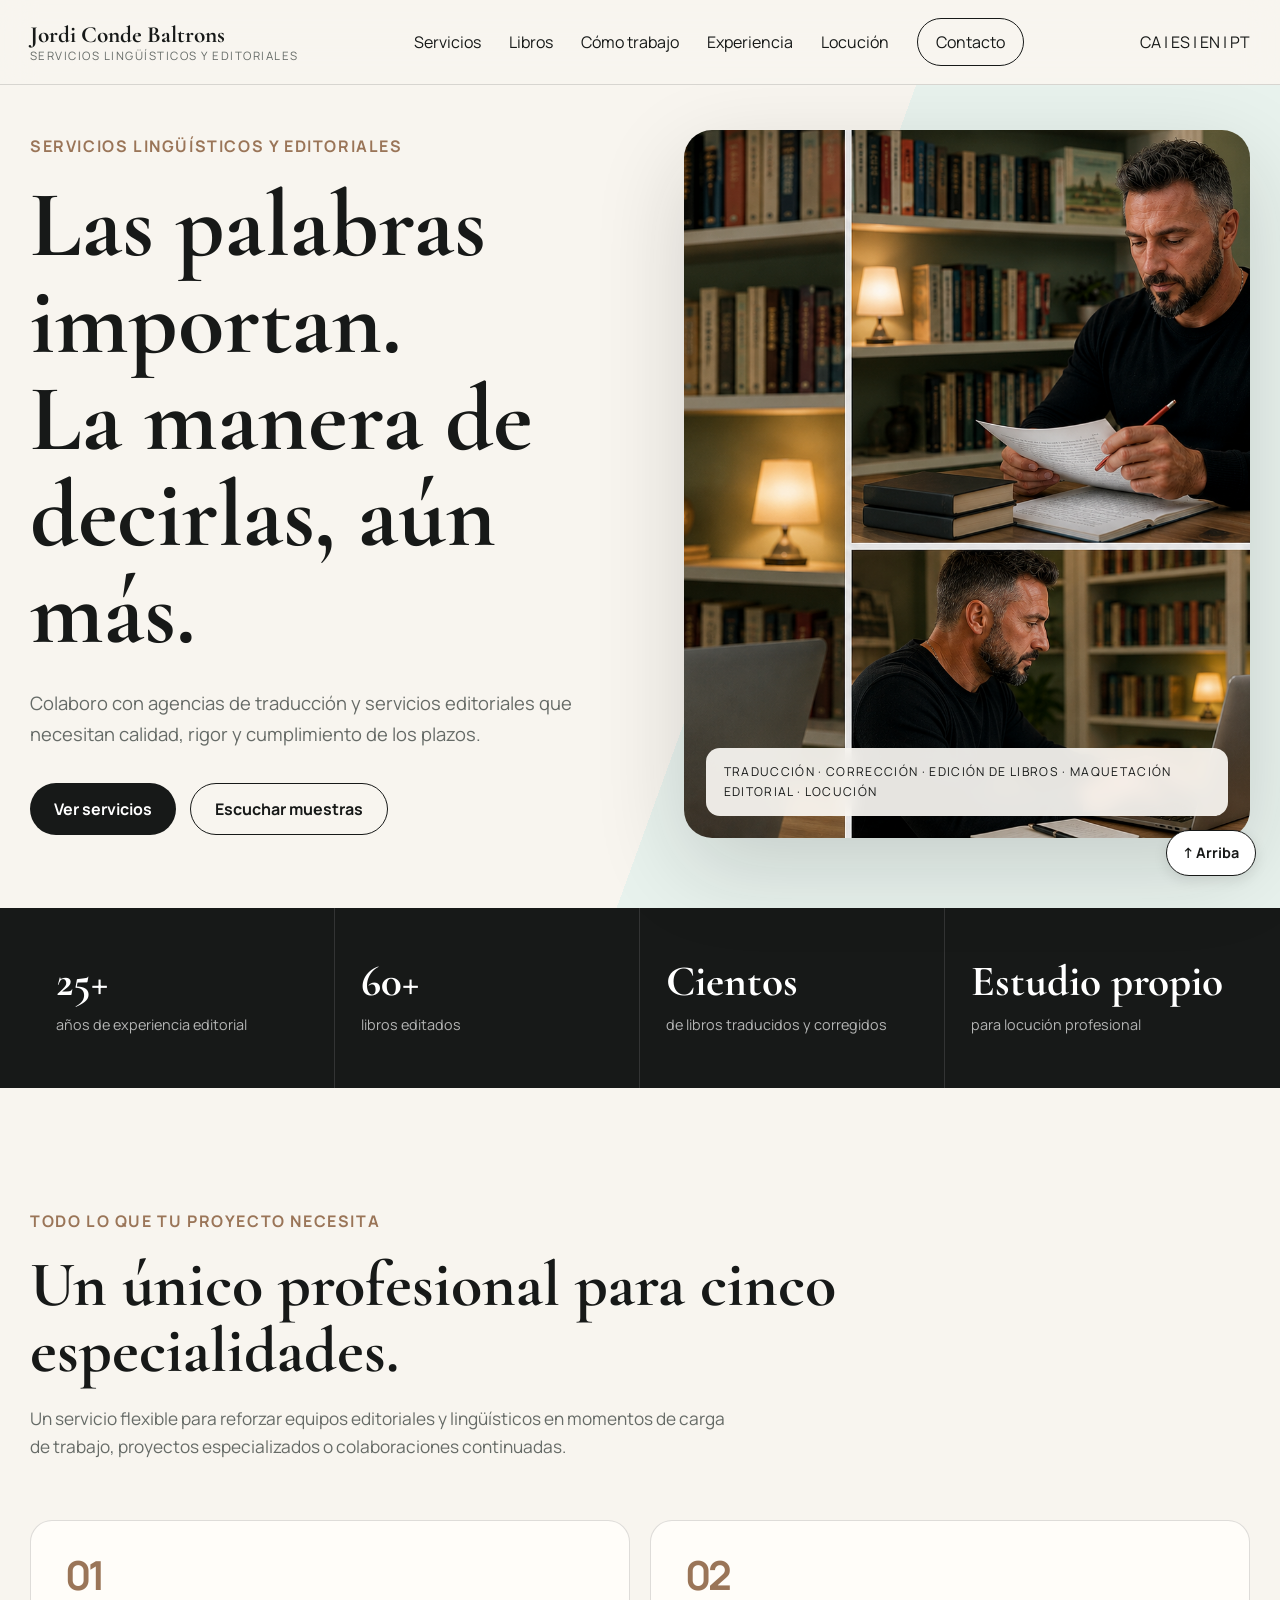
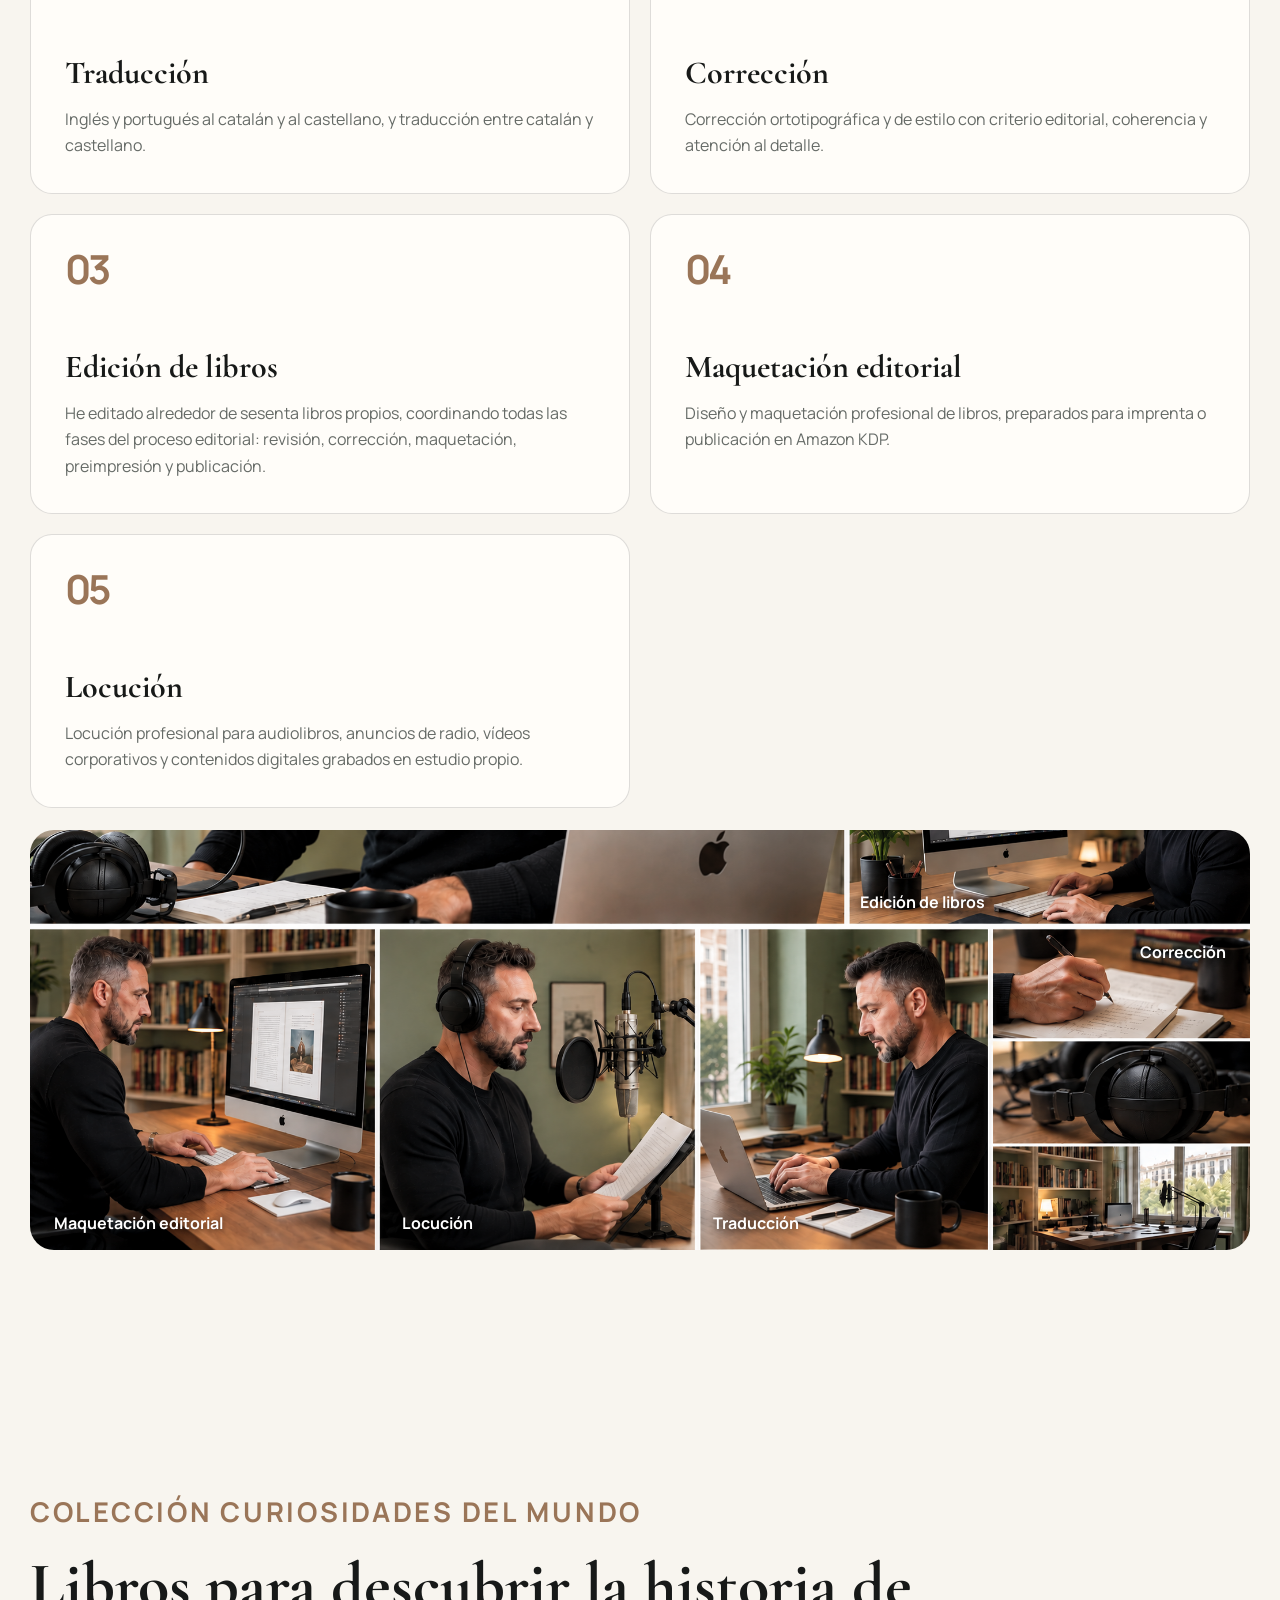
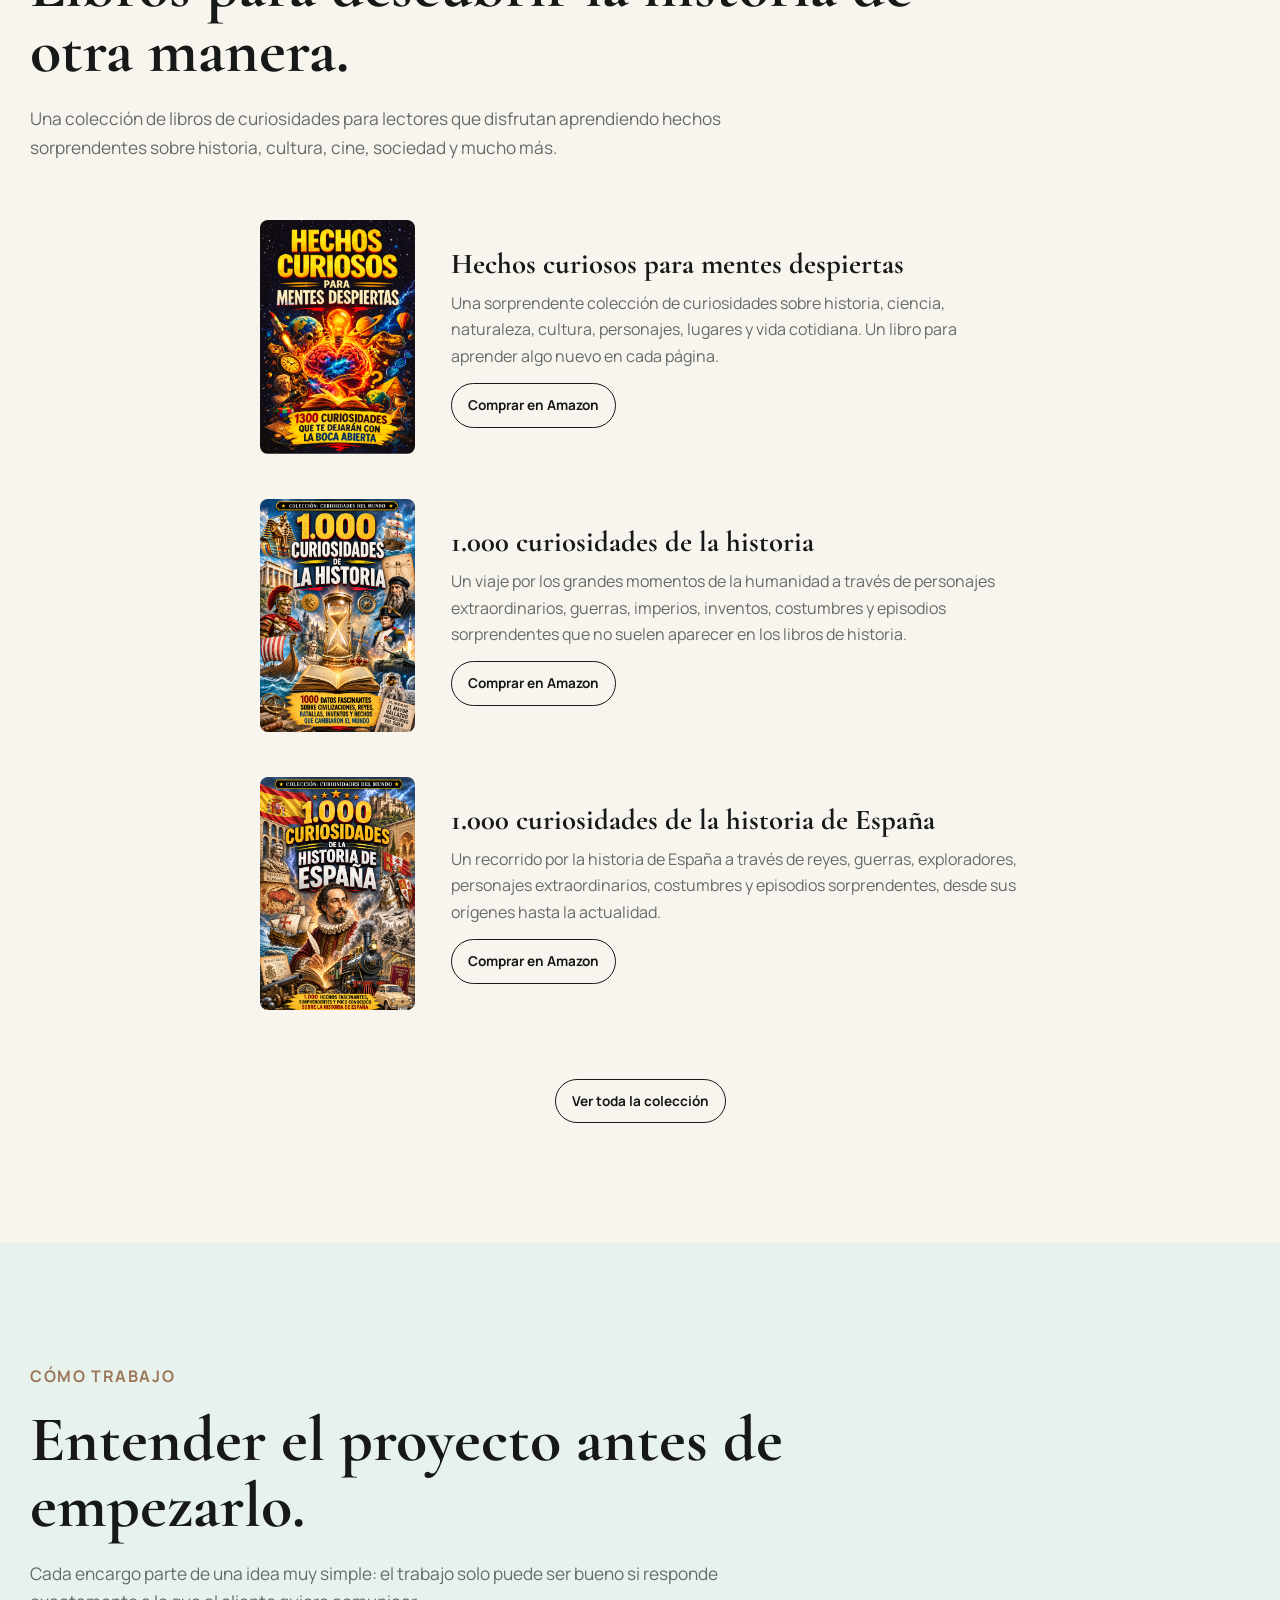
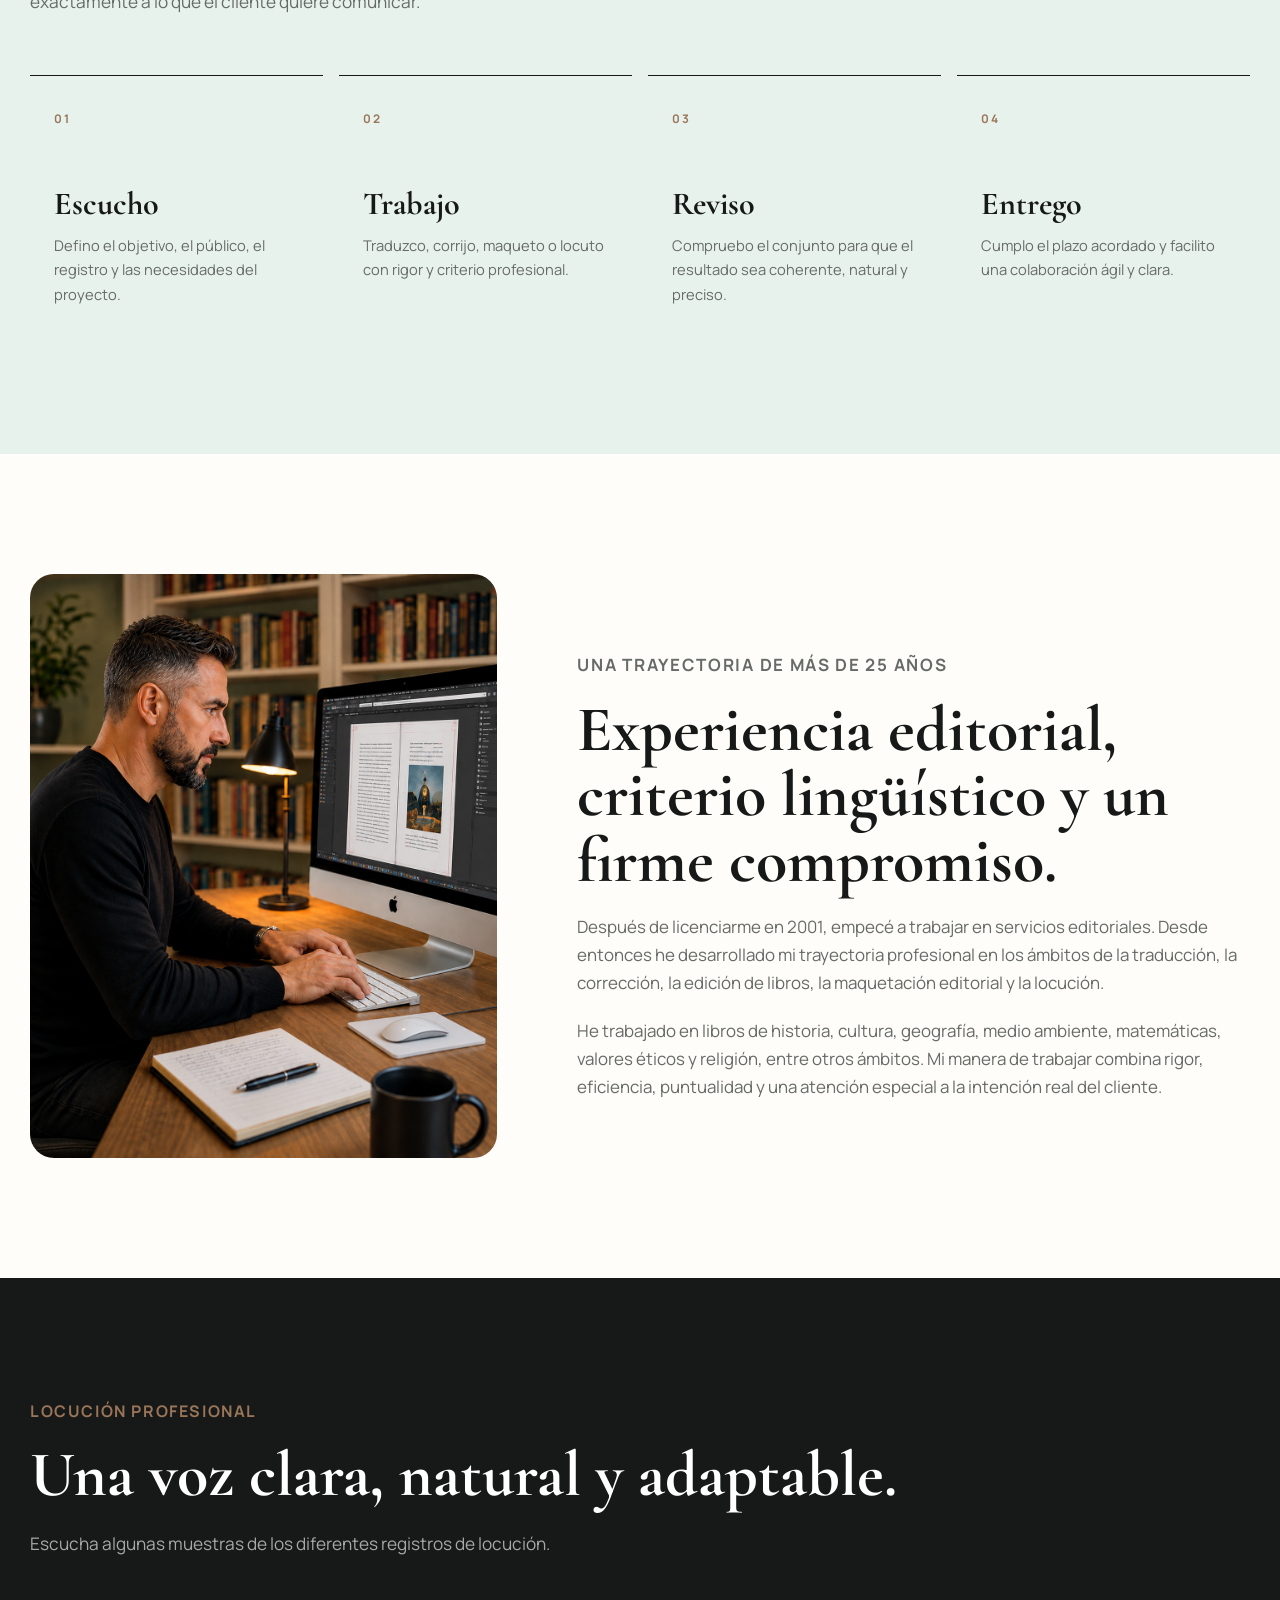
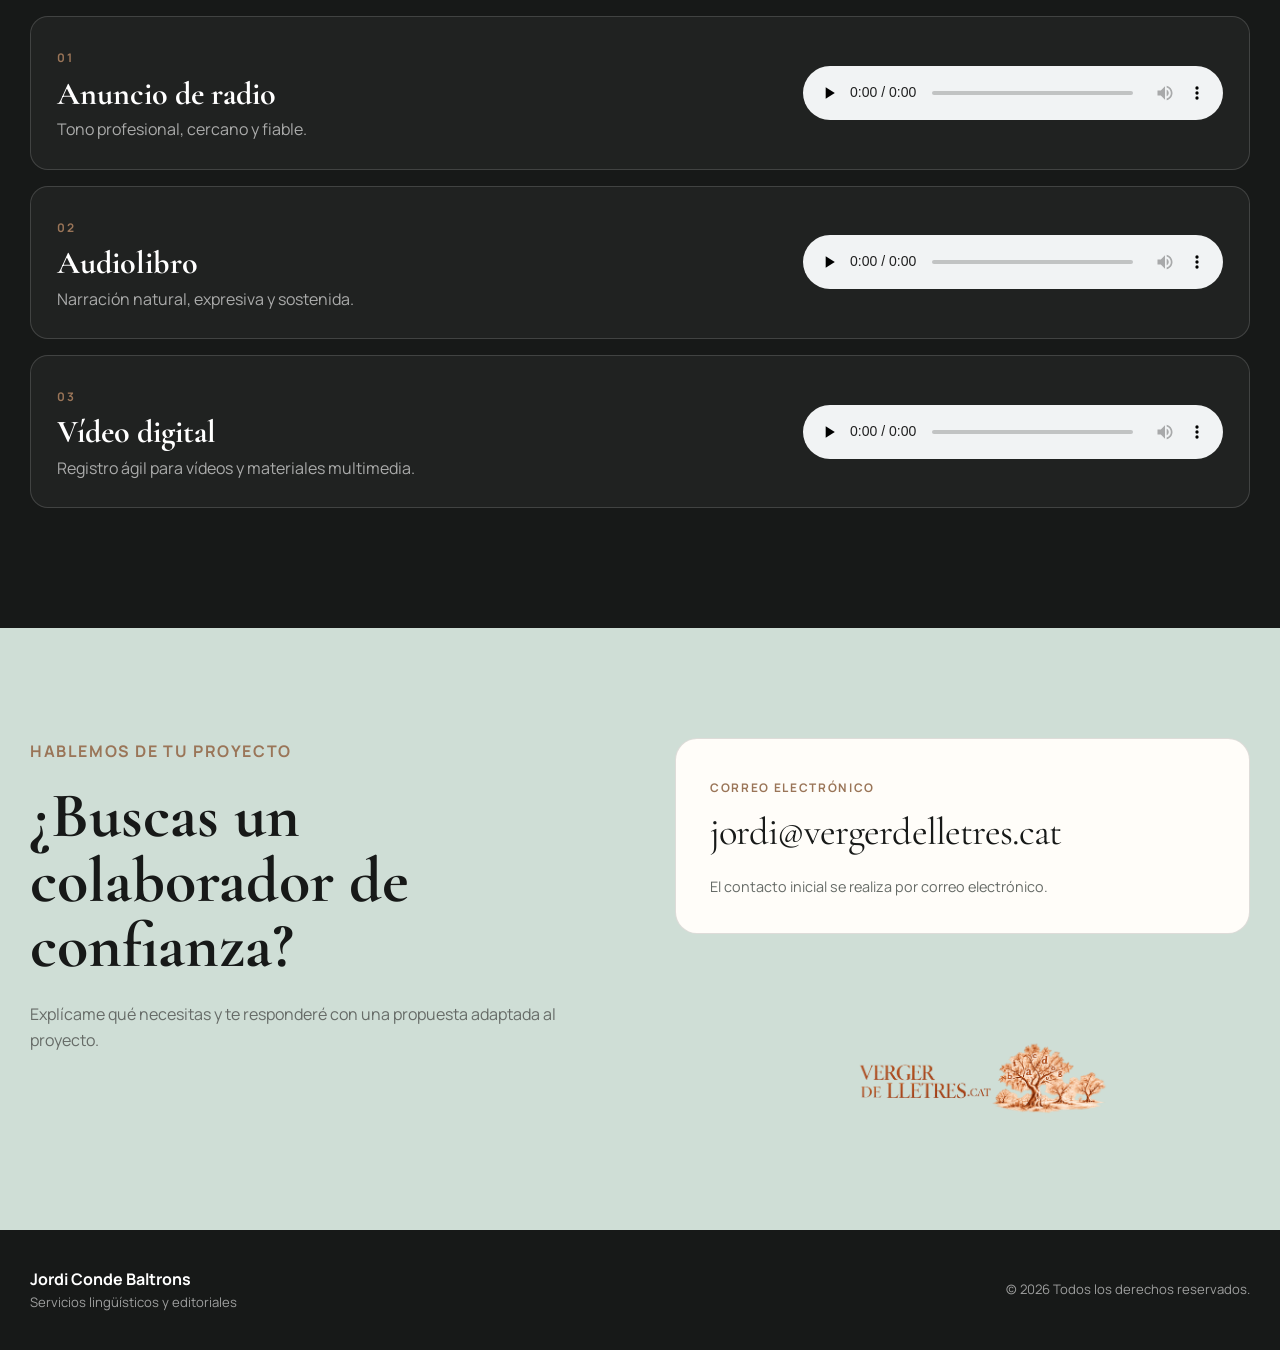
<file: es/index.html>
<!DOCTYPE html>

<html lang="es"><head><meta charset="utf-8"/><meta content="width=device-width,initial-scale=1" name="viewport"/><meta content="Jordi Conde Baltrons. Servicios lingüísticos y editoriales para agencias: traducción, corrección, maquetación editorial y locución profesional." name="description"/><title>Jordi Conde Baltrons | Servicios lingüísticos y editoriales</title><link href="https://fonts.googleapis.com" rel="preconnect"/><link crossorigin="" href="https://fonts.gstatic.com" rel="preconnect"/><link href="https://fonts.googleapis.com/css2?family=Cormorant+Garamond:wght@500;600;700&amp;family=Manrope:wght@400;500;600;700&amp;display=swap" rel="stylesheet"/><link rel="icon" type="image/png" href="../favicon-verger-de-lletres-512.png"/><link href="../styles.css" rel="stylesheet"/></head><body>
<header class="header"><div class="wrap nav"><a class="identity" href="#inici"><strong>Jordi Conde Baltrons</strong><span>Servicios lingüísticos y editoriales</span></a><button aria-expanded="false" aria-label="Abrir el menú" class="menu-button">Menú</button><nav class="menu"><a href="#serveis">Servicios</a><a href="#libros">Libros</a><a href="#metode">Cómo trabajo</a><a href="#perfil-professional">Experiencia</a><a href="#veu">Locución</a><a class="menu-contact" href="#contacte">Contacto</a></nav><div aria-label="Language selector" class="lang-selector"><a href="../index.html">CA</a> | <a aria-current="page" class="active" href="index.html">ES</a> | <a href="../en/index.html">EN</a> | <a href="../pt/index.html">PT</a></div></div></header>
<main><section class="hero" id="inici"><div class="wrap hero-grid"><div class="hero-copy reveal"><p class="kicker">Servicios lingüísticos y editoriales</p><h1>Las palabras importan.<br/>La manera de decirlas, aún más.</h1><p class="hero-intro">Colaboro con agencias de traducción y servicios editoriales que necesitan calidad, rigor y cumplimiento de los plazos.</p><div class="actions"><a class="btn primary" href="#serveis">Ver servicios</a><a class="btn secondary" href="#veu">Escuchar muestras</a></div></div><figure class="hero-image reveal"><img alt="Jordi Conde Baltrons trabajando en un estudio de locución y edición" src="../assets/hero-studio.png"/><figcaption>Traducción · Corrección · Edición de libros · Maquetación editorial · Locución</figcaption></figure></div></section>
<section class="proof"><div class="wrap proof-grid"><article><strong>25+</strong><span>años de experiencia editorial</span></article><article><strong>60+</strong><span>libros editados</span></article><article><strong>Cientos</strong><span>de libros traducidos y corregidos</span></article><article><strong>Estudio propio</strong><span>para locución profesional</span></article></div></section>
<section class="section" id="serveis"><div class="wrap"><div class="section-head reveal"><p class="kicker">Todo lo que tu proyecto necesita</p><h2>Un único profesional para cinco especialidades.</h2><p>Un servicio flexible para reforzar equipos editoriales y lingüísticos en momentos de carga de trabajo, proyectos especializados o colaboraciones continuadas.</p></div><div class="service-grid"><a class="service-card reveal service-link" href="servicios.html#traduccion"><span>01</span><h3>Traducción</h3><p>Inglés y portugués al catalán y al castellano, y traducción entre catalán y castellano.</p></a><a class="service-card reveal service-link" href="servicios.html#correccion"><span>02</span><h3>Corrección</h3><p>Corrección ortotipográfica y de estilo con criterio editorial, coherencia y atención al detalle.</p></a><a class="service-card reveal service-link" href="servicios.html#edicion"><span>03</span><h3>Edición de libros</h3><p>He editado alrededor de sesenta libros propios, coordinando todas las fases del proceso editorial: revisión, corrección, maquetación, preimpresión y publicación.</p></a><a class="service-card reveal service-link" href="servicios.html#maquetacion"><span>04</span><h3>Maquetación editorial</h3><p>Diseño y maquetación profesional de libros, preparados para imprenta o publicación en Amazon KDP.</p></a><a class="service-card reveal service-link" href="servicios.html#locucion"><span>05</span><h3>Locución</h3><p>Locución profesional para audiolibros, anuncios de radio, vídeos corporativos y contenidos digitales grabados en estudio propio.</p></a></div><figure class="wide-image services-collage reveal">
  <img alt="Traducción, corrección, edición de libros, maquetación editorial y locución" src="../assets/services-collage.png"/>

  <span class="collage-label collage-maquetacio">Maquetación editorial</span>
  <span class="collage-label collage-locucio">Locución</span>
  <span class="collage-label collage-traduccio">Traducción</span>
  <span class="collage-label collage-correccio">Corrección</span>
  <span class="collage-label collage-edicio">Edición de libros</span>
</figure></div></section>
<section class="section" id="libros">
  <div class="wrap">
    <div class="section-head reveal">
      <p class="kicker books-kicker">Colección Curiosidades del Mundo</p>
      <h2>Libros para descubrir la historia de otra manera.</h2>
      <p>Una colección de libros de curiosidades para lectores que disfrutan aprendiendo hechos sorprendentes sobre historia, cultura, cine, sociedad y mucho más.</p>
    </div>
    <div class="curiosity-grid">

  <article class="curiosity-card reveal">
    <img src="../assets/hechos-curiosos-mentes-despiertas.png" alt="Hechos curiosos para mentes despiertas, libro de curiosidades">

    <div class="curiosity-info">
      <h3>Hechos curiosos para mentes despiertas</h3>

      <p>Una sorprendente colección de curiosidades sobre historia, ciencia, naturaleza, cultura, personajes, lugares y vida cotidiana. Un libro para aprender algo nuevo en cada página.</p>

      <a class="book-buy" href="https://amzn.eu/d/0eB2DOGQ" target="_blank" rel="noopener">Comprar en Amazon</a>
    </div>
  </article>
  
  <article class="curiosity-card reveal">
    <img src="../assets/1000-curiosidades-historia.png" alt="1.000 curiosidades de la historia, libro de curiosidades históricas">

    <div class="curiosity-info">
      <h3>1.000 curiosidades de la historia</h3>

      <p>Un viaje por los grandes momentos de la humanidad a través de personajes extraordinarios, guerras, imperios, inventos, costumbres y episodios sorprendentes que no suelen aparecer en los libros de historia.</p>

      <a class="book-buy" href="https://amzn.eu/d/0d7Uqmqx" target="_blank" rel="noopener">Comprar en Amazon</a>
    </div>
  </article>
  <article class="curiosity-card reveal">
    <img src="../assets/1000-curiosidades-historia-espana.png" alt="1.000 curiosidades de la historia de España, libro de curiosidades históricas">

    <div class="curiosity-info">
      <h3>1.000 curiosidades de la historia de España</h3>

      <p>Un recorrido por la historia de España a través de reyes, guerras, exploradores, personajes extraordinarios, costumbres y episodios sorprendentes, desde sus orígenes hasta la actualidad.</p>

      <a class="book-buy" href="https://amzn.eu/d/021TUt82" target="_blank" rel="noopener">Comprar en Amazon</a>
    </div>
  </article>

</div>

<p class="collection-link">
  <a class="book-buy" href="curiosidades-del-mundo.html" target="_blank" rel="noopener">Ver toda la colección</a>
</p>

  </div>
</section>

<section class="section method" id="metode"><div class="wrap"><div class="section-head reveal"><p class="kicker">Cómo trabajo</p><h2>Entender el proyecto antes de empezarlo.</h2><p>Cada encargo parte de una idea muy simple: el trabajo solo puede ser bueno si responde exactamente a lo que el cliente quiere comunicar.</p></div><div class="steps"><article class="step reveal"><span>01</span><h3>Escucho</h3><p>Defino el objetivo, el público, el registro y las necesidades del proyecto.</p></article><article class="step reveal"><span>02</span><h3>Trabajo</h3><p>Traduzco, corrijo, maqueto o locuto con rigor y criterio profesional.</p></article><article class="step reveal"><span>03</span><h3>Reviso</h3><p>Compruebo el conjunto para que el resultado sea coherente, natural y preciso.</p></article><article class="step reveal"><span>04</span><h3>Entrego</h3><p>Cumplo el plazo acordado y facilito una colaboración ágil y clara.</p></article></div></div></section>
<section class="section about" id="perfil-professional"><div class="wrap about-grid"><figure class="portrait reveal"><img alt="Jordi Conde Baltrons trabajando en un proyecto editorial" src="../assets/jordi-portrait.png"/></figure><div class="about-copy reveal"><p class="kicker">Una trayectoria de más de 25 años</p><h2>Experiencia editorial, criterio lingüístico y un firme compromiso.</h2><p>Después de licenciarme en 2001, empecé a trabajar en servicios editoriales. Desde entonces he desarrollado mi trayectoria profesional en los ámbitos de la traducción, la corrección, la edición de libros, la maquetación editorial y la locución.</p><p>He trabajado en libros de historia, cultura, geografía, medio ambiente, matemáticas, valores éticos y religión, entre otros ámbitos. Mi manera de trabajar combina rigor, eficiencia, puntualidad y una atención especial a la intención real del cliente.</p></div></div></section>
<section class="section voice" id="veu"><div class="wrap"><div class="section-head reveal"><p class="kicker">Locución profesional</p><h2>Una voz clara, natural y adaptable.</h2><p>Escucha algunas muestras de los diferentes registros de locución.</p></div><div class="audio-grid"><article class="audio-card reveal"><div><span>01</span><h3>Anuncio de radio</h3><p>Tono profesional, cercano y fiable.</p></div><audio controls="" preload="none"><source src="../audio/radio.mp3" type="audio/mpeg"/></audio></article><article class="audio-card reveal"><div><span>02</span><h3>Audiolibro</h3><p>Narración natural, expresiva y sostenida.</p></div><audio controls="" preload="none"><source src="../audio/audiollibre.mp3" type="audio/mpeg"/></audio></article><article class="audio-card reveal"><div><span>03</span><h3>Vídeo digital</h3><p>Registro ágil para vídeos y materiales multimedia.</p></div><audio controls="" preload="none"><source src="../audio/videodigital.mp3" type="audio/mpeg"/></audio></article></div></div></section>
<section class="contact" id="contacte"><div class="wrap contact-grid"><div class="reveal"><p class="kicker">Hablemos de tu proyecto</p><h2>¿Buscas un colaborador de confianza?</h2><p>Explícame qué necesitas y te responderé con una propuesta adaptada al proyecto.</p></div><div class="contact-card reveal">
  <span>Correo electrónico</span>
  <a href="mailto:jordi@vergerdelletres.cat">jordi@vergerdelletres.cat</a>
  <p>El contacto inicial se realiza por correo electrónico.</p>
</div>
</div>

<img class="contact-logo" src="../assets/verger-de-lletres.png" alt="Verger de Lletres">

</section></main>
<a class="back-to-top" href="#top" aria-label="Volver al principio de la página">↑ Arriba</a>
  <footer><div class="wrap footer-inner"><div><strong>Jordi Conde Baltrons</strong><span>Servicios lingüísticos y editoriales</span></div><p>© <span id="year"></span> Todos los derechos reservados.</p></div></footer><script src="../script.js"></script></body></html>
</file>
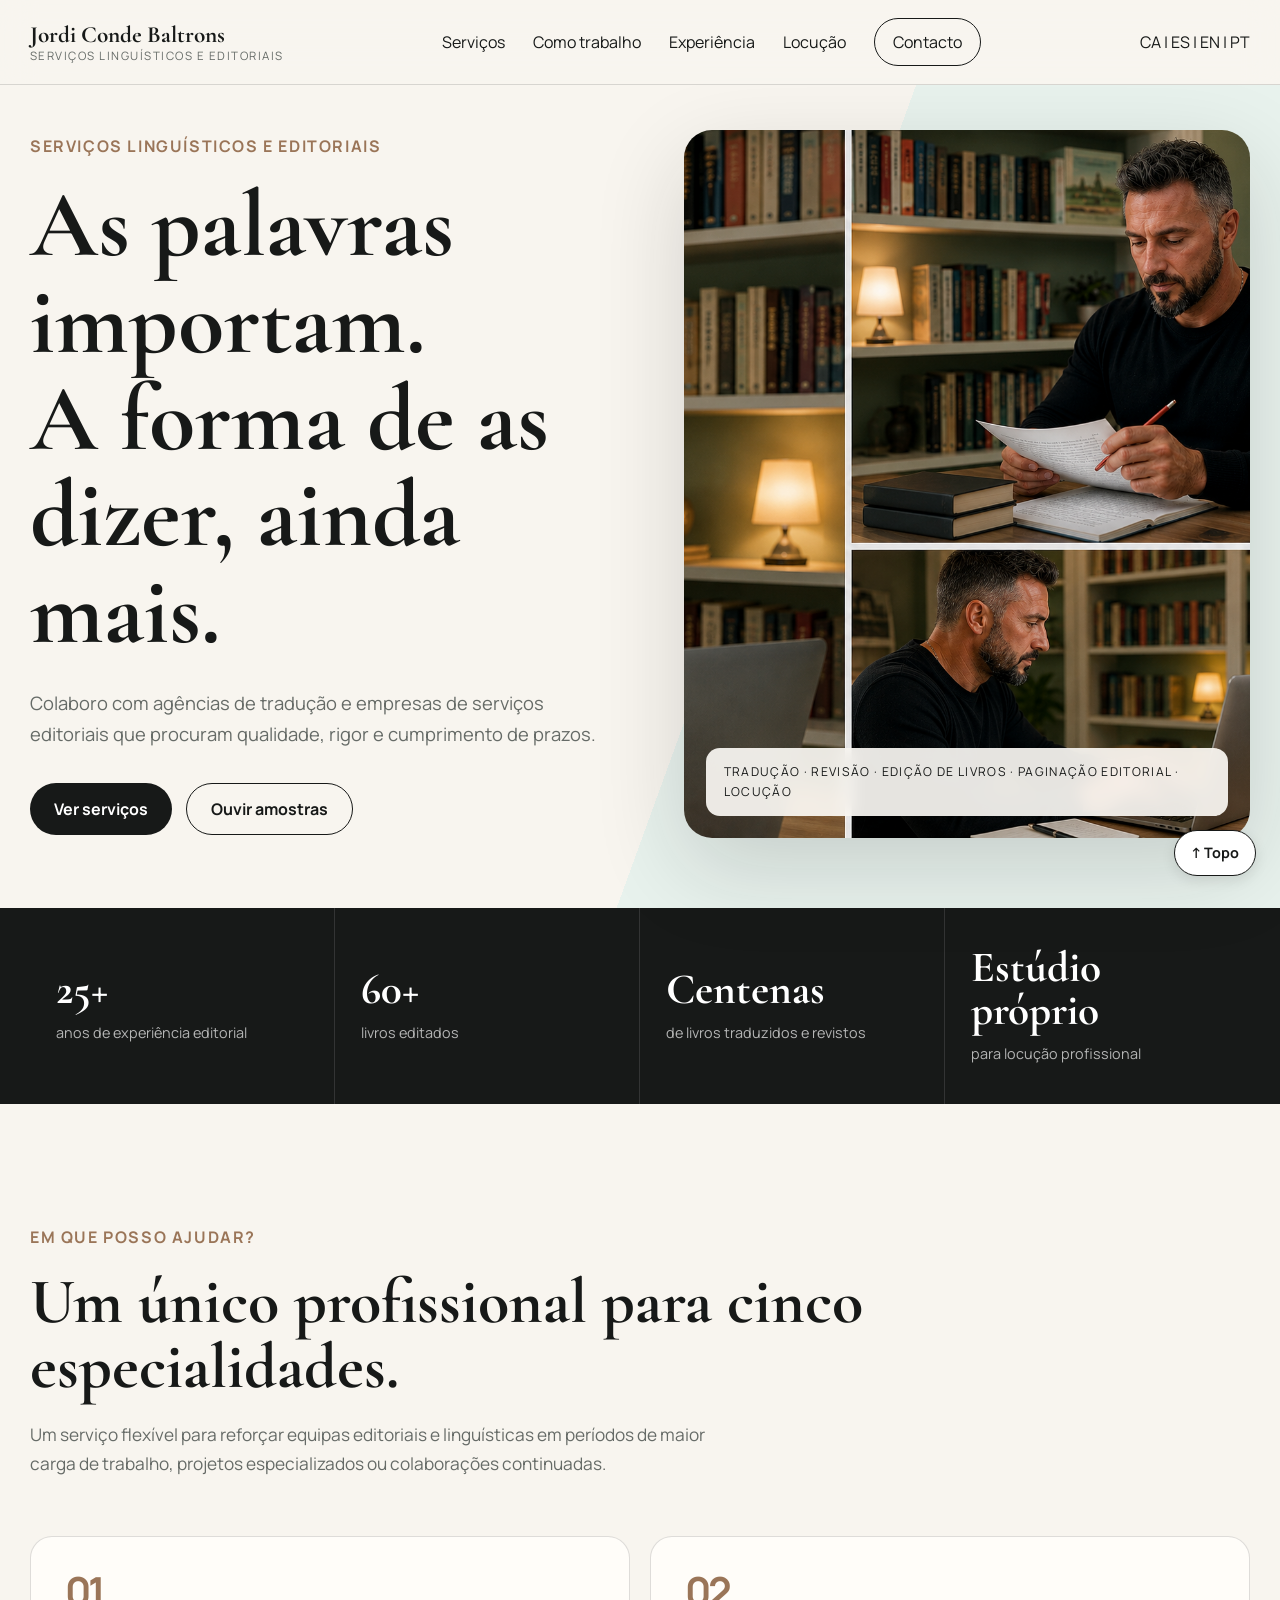
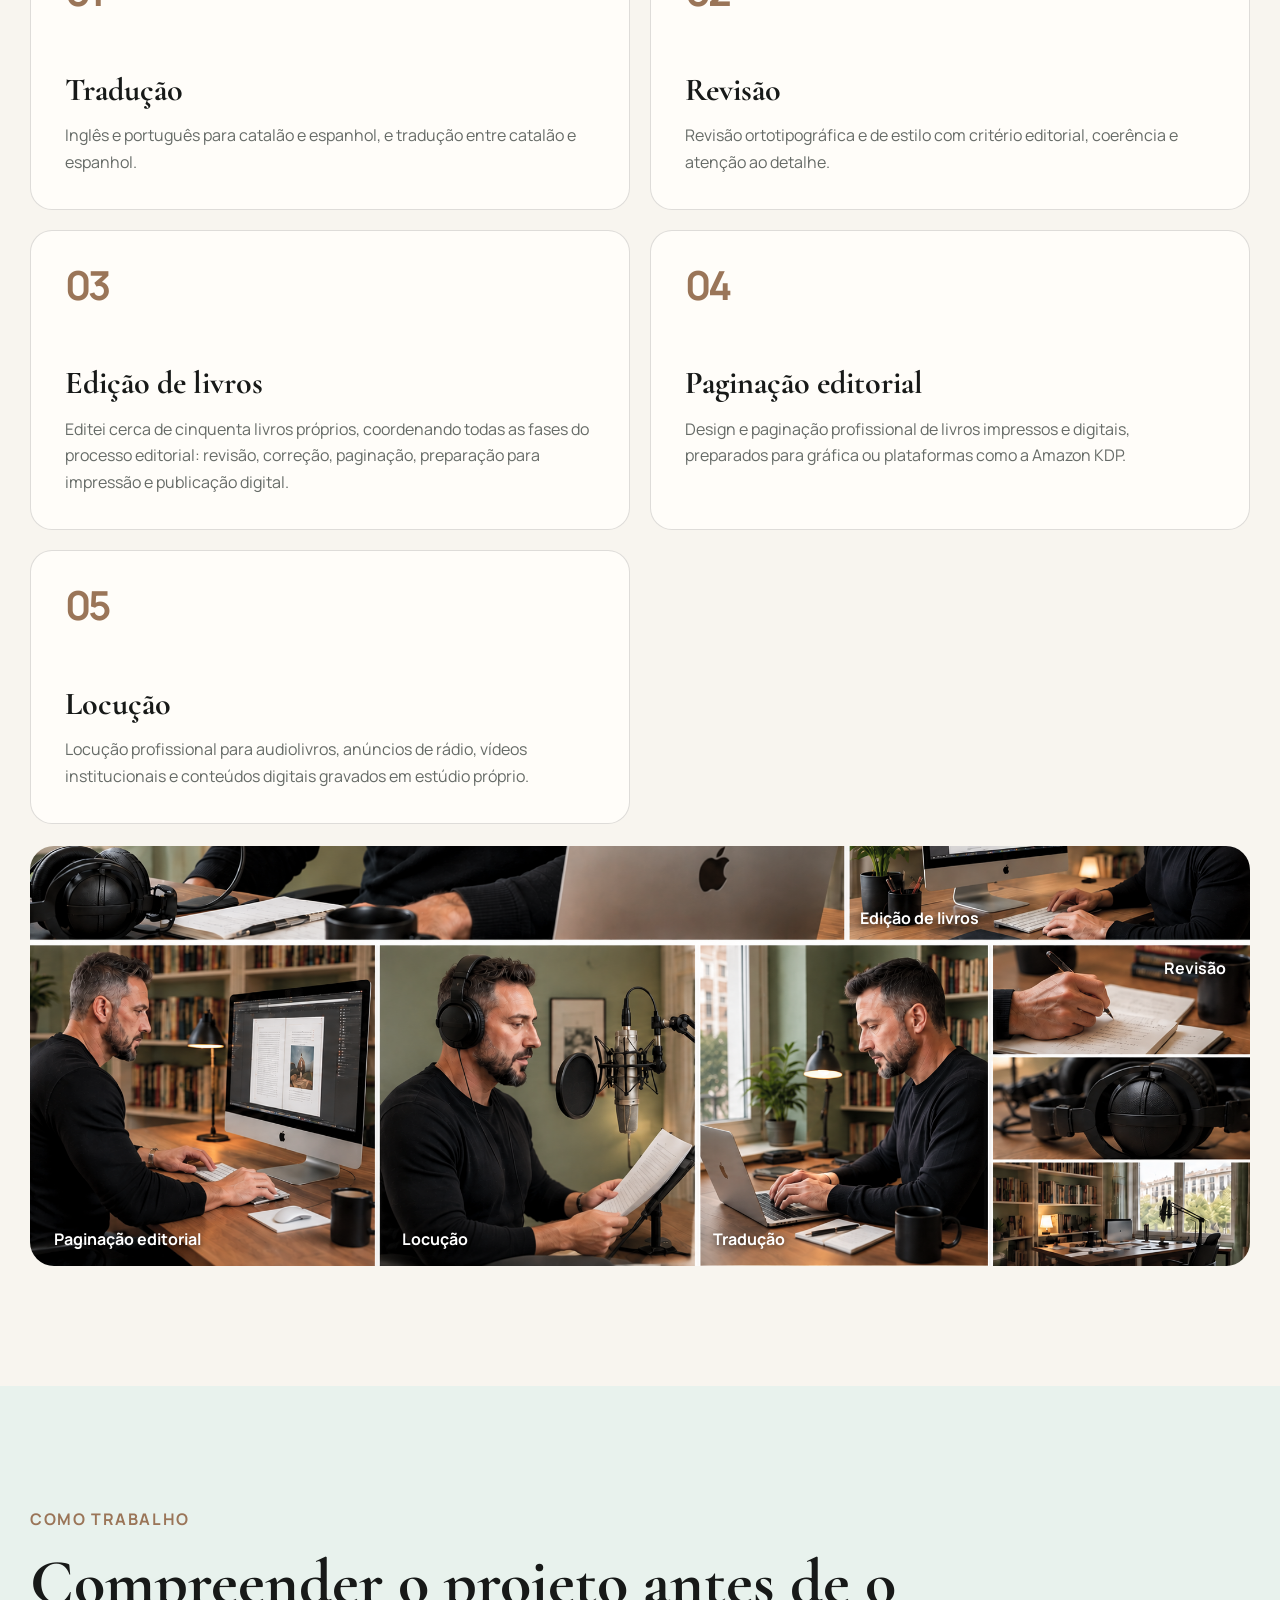
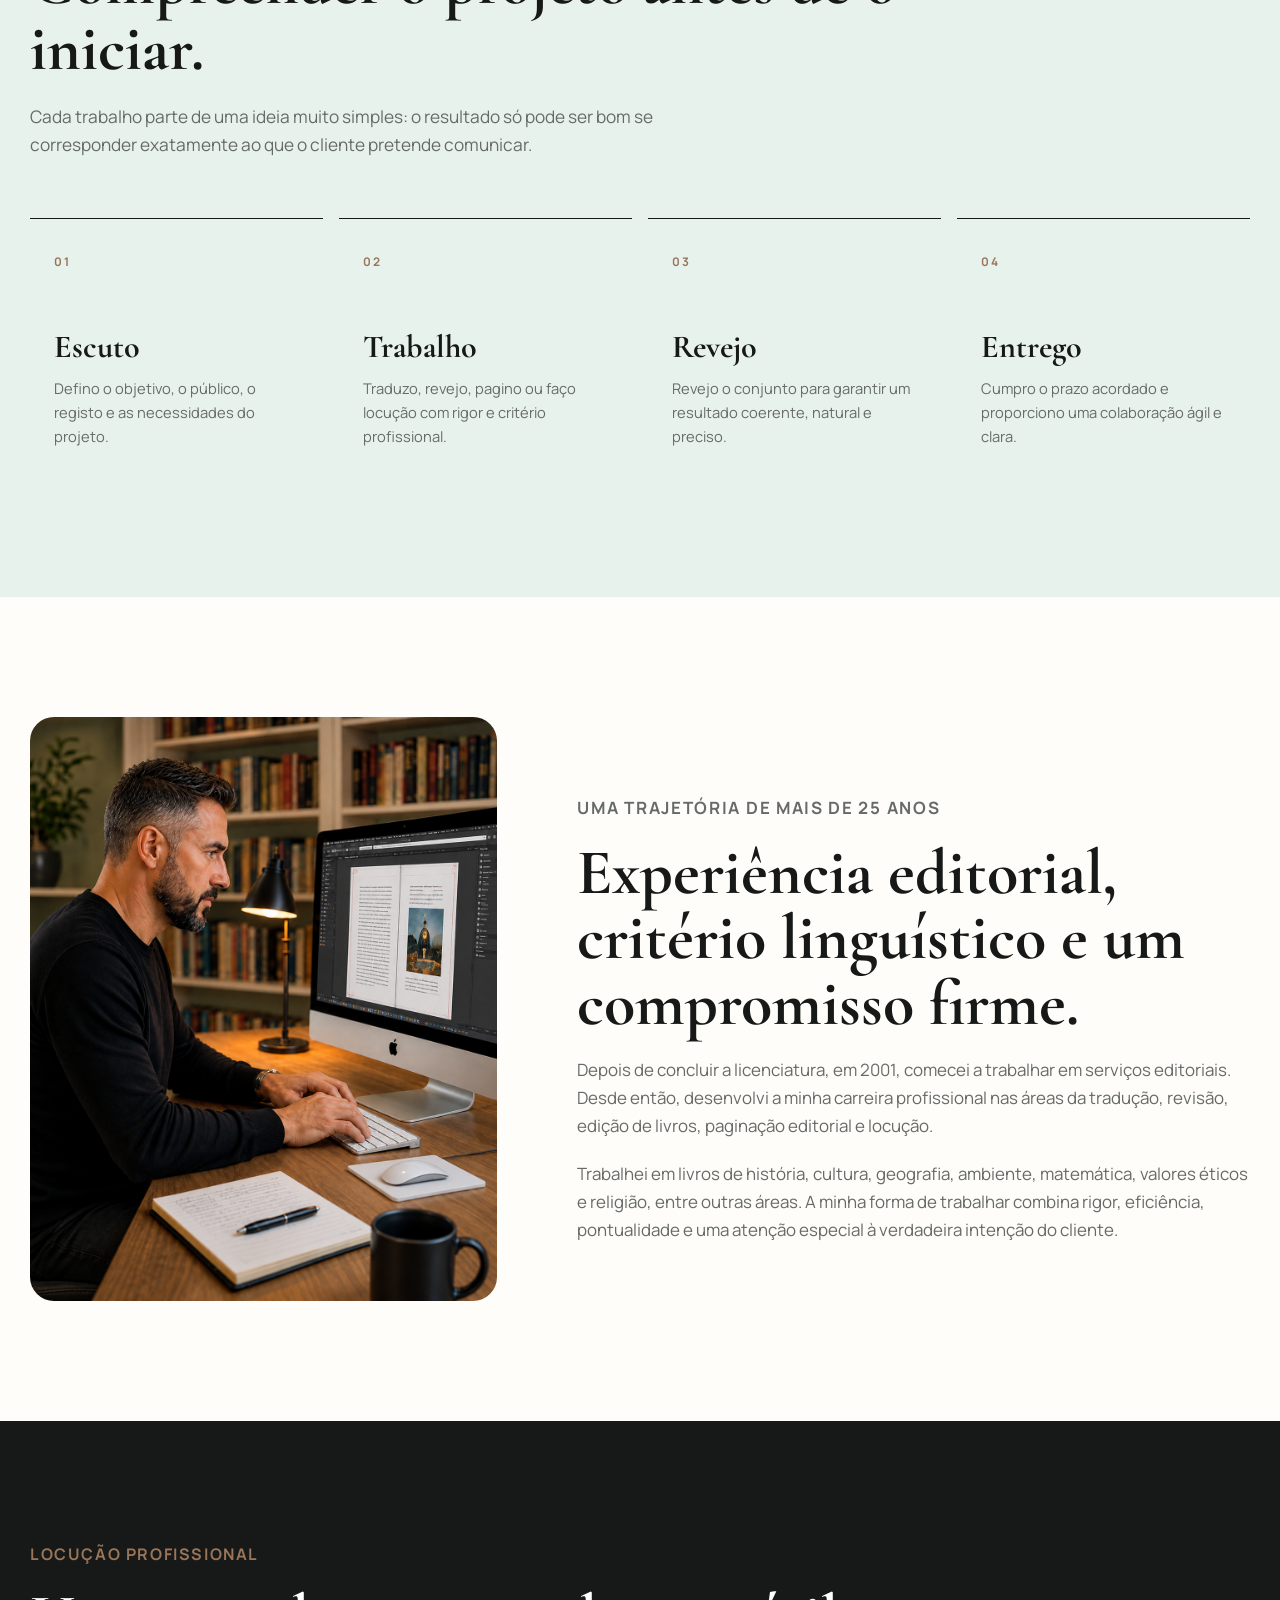
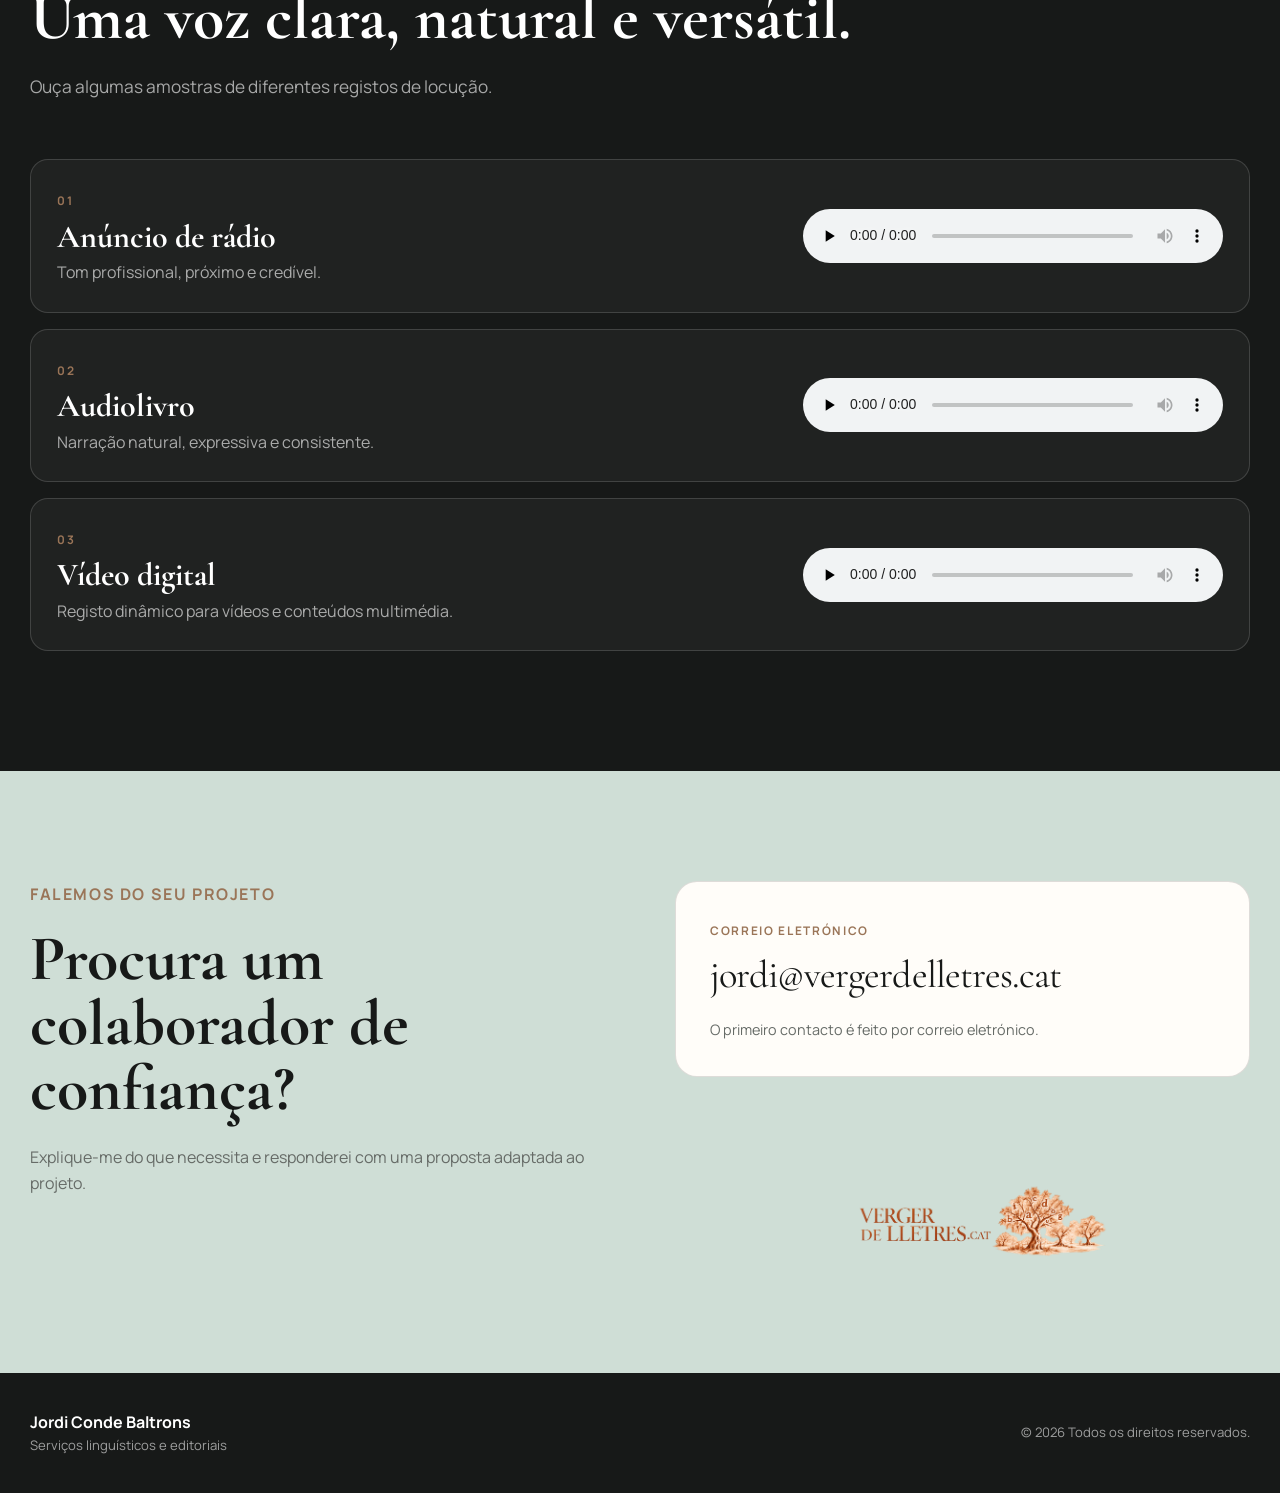
<file: pt/index.html>
<!DOCTYPE html>

<html lang="pt-PT"><head><meta charset="utf-8"/><meta content="width=device-width,initial-scale=1" name="viewport"/><meta content="Jordi Conde Baltrons. Serviços linguísticos e editoriais para agências: tradução, revisão, paginação editorial e locução profissional." name="description"/><title>Jordi Conde Baltrons | Serviços linguísticos e editoriais</title><link href="https://fonts.googleapis.com" rel="preconnect"/><link crossorigin="" href="https://fonts.gstatic.com" rel="preconnect"/><link href="https://fonts.googleapis.com/css2?family=Cormorant+Garamond:wght@500;600;700&amp;family=Manrope:wght@400;500;600;700&amp;display=swap" rel="stylesheet"/><link rel="icon" type="image/png" href="../favicon-verger-de-lletres-512.png"/><link href="../styles.css" rel="stylesheet"/></head><body>
<header class="header"><div class="wrap nav"><a class="identity" href="#inici"><strong>Jordi Conde Baltrons</strong><span>Serviços linguísticos e editoriais</span></a><button aria-expanded="false" aria-label="Abrir o menu" class="menu-button">Menu</button><nav class="menu"><a href="#serveis">Serviços</a><a href="#metode">Como trabalho</a><a href="#perfil-professional">Experiência</a><a href="#veu">Locução</a><a class="menu-contact" href="#contacte">Contacto</a></nav><div aria-label="Seletor de idioma" class="lang-selector"><a href="../index.html">CA</a> | <a href="../es/index.html">ES</a> | <a href="../en/index.html">EN</a> | <a aria-current="page" class="active" href="index.html">PT</a></div></div></header>
<main><section class="hero" id="inici"><div class="wrap hero-grid"><div class="hero-copy reveal"><p class="kicker">Serviços linguísticos e editoriais</p><h1>As palavras importam.<br/>A forma de as dizer, ainda mais.</h1><p class="hero-intro">Colaboro com agências de tradução e empresas de serviços editoriais que procuram qualidade, rigor e cumprimento de prazos.</p><div class="actions"><a class="btn primary" href="#serveis">Ver serviços</a><a class="btn secondary" href="#veu">Ouvir amostras</a></div></div><figure class="hero-image reveal"><img alt="Jordi Conde Baltrons a trabalhar num estúdio de locução e edição" src="../assets/hero-studio.png"/><figcaption>Tradução · Revisão · Edição de livros · Paginação editorial · Locução</figcaption></figure></div></section>
<section class="proof"><div class="wrap proof-grid"><article><strong>25+</strong><span>anos de experiência editorial</span></article><article><strong>60+</strong><span>livros editados</span></article><article><strong>Centenas</strong><span>de livros traduzidos e revistos</span></article><article><strong>Estúdio próprio</strong><span>para locução profissional</span></article></div></section>
<section class="section" id="serveis"><div class="wrap"><div class="section-head reveal"><p class="kicker">Em que posso ajudar?</p><h2>Um único profissional para cinco especialidades.</h2><p>Um serviço flexível para reforçar equipas editoriais e linguísticas em períodos de maior carga de trabalho, projetos especializados ou colaborações continuadas.</p></div><div class="service-grid"><a class="service-card reveal service-link" href="servicos.html#traducao"><span>01</span><h3>Tradução</h3><p>Inglês e português para catalão e espanhol, e tradução entre catalão e espanhol.</p></a><a class="service-card reveal service-link" href="servicos.html#revisao"><span>02</span><h3>Revisão</h3><p>Revisão ortotipográfica e de estilo com critério editorial, coerência e atenção ao detalhe.</p></a><a class="service-card reveal service-link" href="servicos.html#edicao"><span>03</span><h3>Edição de livros</h3><p>Editei cerca de cinquenta livros próprios, coordenando todas as fases do processo editorial: revisão, correção, paginação, preparação para impressão e publicação digital.</p></a><a class="service-card reveal service-link" href="servicos.html#paginacao"><span>04</span><h3>Paginação editorial</h3><p>Design e paginação profissional de livros impressos e digitais, preparados para gráfica ou plataformas como a Amazon KDP.</p></a><a class="service-card reveal service-link" href="servicos.html#locucao"><span>05</span><h3>Locução</h3><p>Locução profissional para audiolivros, anúncios de rádio, vídeos institucionais e conteúdos digitais gravados em estúdio próprio.</p></a></div><figure class="wide-image services-collage reveal">
  <img alt="Tradução, revisão, edição de livros, paginação editorial e locução" src="../assets/services-collage.png"/>

  <span class="collage-label collage-maquetacio">Paginação editorial</span>
  <span class="collage-label collage-locucio">Locução</span>
  <span class="collage-label collage-traduccio">Tradução</span>
  <span class="collage-label collage-correccio">Revisão</span>
  <span class="collage-label collage-edicio">Edição de livros</span>
</figure></div></section>
<section class="section method" id="metode"><div class="wrap"><div class="section-head reveal"><p class="kicker">Como trabalho</p><h2>Compreender o projeto antes de o iniciar.</h2><p>Cada trabalho parte de uma ideia muito simples: o resultado só pode ser bom se corresponder exatamente ao que o cliente pretende comunicar.</p></div><div class="steps"><article class="step reveal"><span>01</span><h3>Escuto</h3><p>Defino o objetivo, o público, o registo e as necessidades do projeto.</p></article><article class="step reveal"><span>02</span><h3>Trabalho</h3><p>Traduzo, revejo, pagino ou faço locução com rigor e critério profissional.</p></article><article class="step reveal"><span>03</span><h3>Revejo</h3><p>Revejo o conjunto para garantir um resultado coerente, natural e preciso.</p></article><article class="step reveal"><span>04</span><h3>Entrego</h3><p>Cumpro o prazo acordado e proporciono uma colaboração ágil e clara.</p></article></div></div></section>
<section class="section about" id="perfil-professional"><div class="wrap about-grid"><figure class="portrait reveal"><img alt="Jordi Conde Baltrons a trabalhar num projeto editorial" src="../assets/jordi-portrait.png"/></figure><div class="about-copy reveal"><p class="kicker">Uma trajetória de mais de 25 anos</p><h2>Experiência editorial, critério linguístico e um compromisso firme.</h2><p>Depois de concluir a licenciatura, em 2001, comecei a trabalhar em serviços editoriais. Desde então, desenvolvi a minha carreira profissional nas áreas da tradução, revisão, edição de livros, paginação editorial e locução.</p><p>Trabalhei em livros de história, cultura, geografia, ambiente, matemática, valores éticos e religião, entre outras áreas. A minha forma de trabalhar combina rigor, eficiência, pontualidade e uma atenção especial à verdadeira intenção do cliente.</p></div></div></section>
<section class="section voice" id="veu"><div class="wrap"><div class="section-head reveal"><p class="kicker">Locução profissional</p><h2>Uma voz clara, natural e versátil.</h2><p>Ouça algumas amostras de diferentes registos de locução.</p></div><div class="audio-grid"><article class="audio-card reveal"><div><span>01</span><h3>Anúncio de rádio</h3><p>Tom profissional, próximo e credível.</p></div><audio controls="" preload="none"><source src="../audio/radio.mp3" type="audio/mpeg"/></audio></article><article class="audio-card reveal"><div><span>02</span><h3>Audiolivro</h3><p>Narração natural, expressiva e consistente.</p></div><audio controls="" preload="none"><source src="../audio/audiollibre.mp3" type="audio/mpeg"/></audio></article><article class="audio-card reveal"><div><span>03</span><h3>Vídeo digital</h3><p>Registo dinâmico para vídeos e conteúdos multimédia.</p></div><audio controls="" preload="none"><source src="../audio/videodigital.mp3" type="audio/mpeg"/></audio></article></div></div></section>
<section class="contact" id="contacte"><div class="wrap contact-grid"><div class="reveal"><p class="kicker">Falemos do seu projeto</p><h2>Procura um colaborador de confiança?</h2><p>Explique-me do que necessita e responderei com uma proposta adaptada ao projeto.</p></div><div class="contact-card reveal">
  <span>Correio eletrónico</span>
  <a href="mailto:jordi@vergerdelletres.cat">jordi@vergerdelletres.cat</a>
  <p>O primeiro contacto é feito por correio eletrónico.</p>
</div>
</div>

<img class="contact-logo" src="../assets/verger-de-lletres.png" alt="Verger de Lletres">

</section></main>
  <a class="back-to-top" href="#" aria-label="Voltar ao topo da página">↑ Topo</a>
<footer><div class="wrap footer-inner"><div><strong>Jordi Conde Baltrons</strong><span>Serviços linguísticos e editoriais</span></div><p>© <span id="year"></span> Todos os direitos reservados.</p></div></footer><script src="../script.js"></script></body></html>
</file>
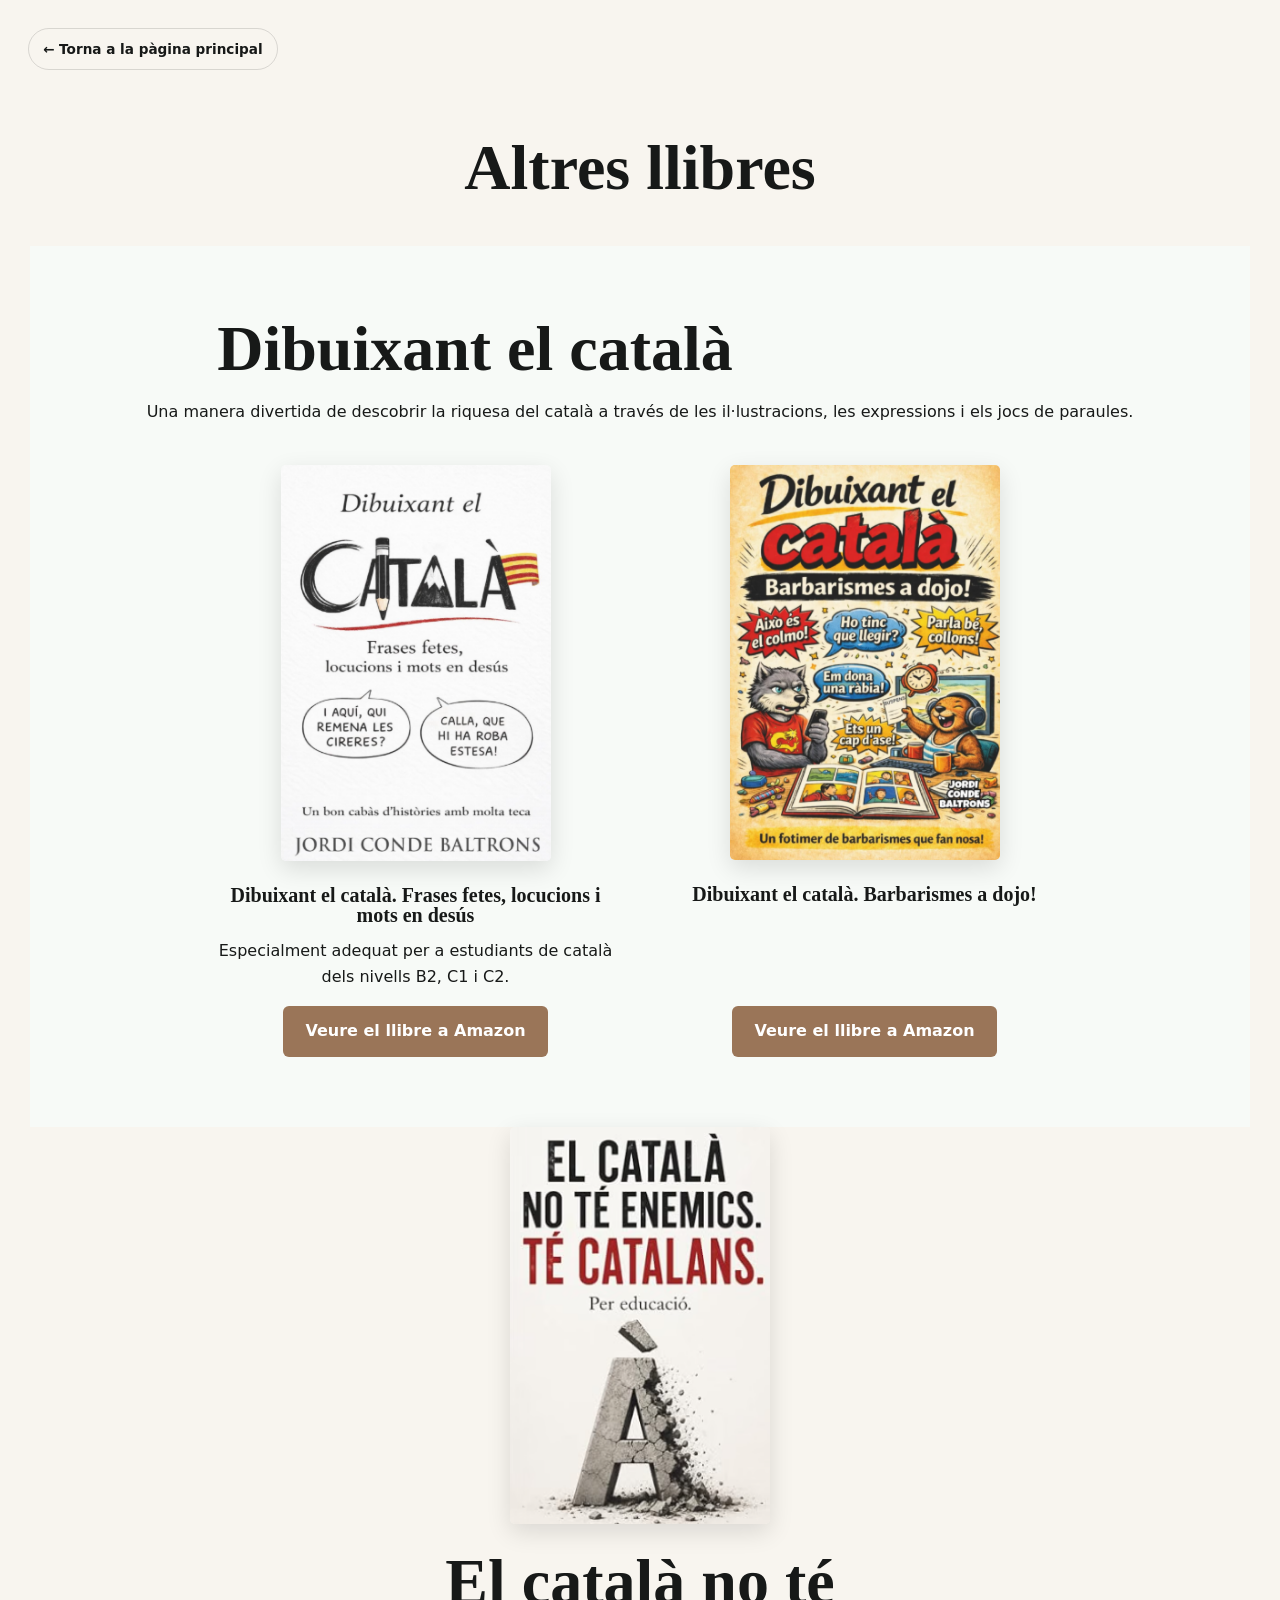
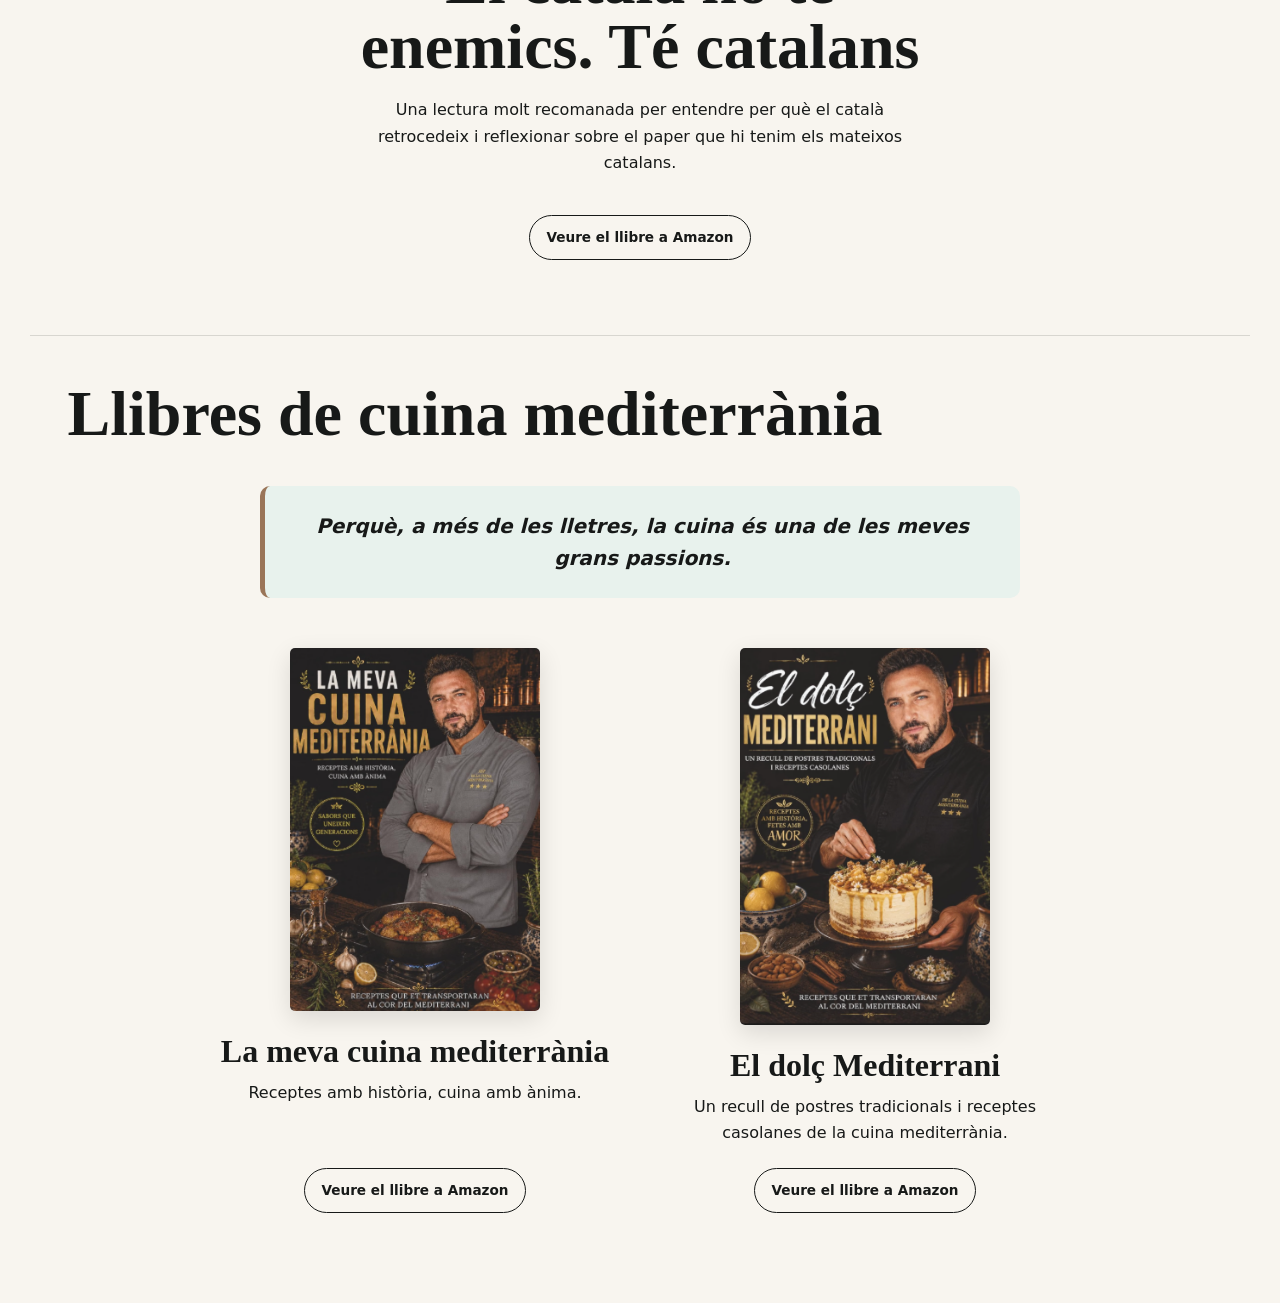
<file: altres-llibres.html>
<!DOCTYPE html>
<html lang="ca">
<head>
  <meta charset="UTF-8">
  <meta name="viewport" content="width=device-width, initial-scale=1.0">
  <title>Altres llibres | Verger de Lletres</title>
  <meta name="description" content="Descobreix El català no té enemics. Té catalans, La meva cuina mediterrània i El dolç Mediterrani.">
  <link rel="icon" type="image/png" href="favicon-verger-de-lletres-512.png">
  <link rel="stylesheet" href="styles.css">
</head>

<body>
  <a class="back-home" href="index.html">← Torna a la pàgina principal</a>

  <main class="altres-llibres-page">
    <div class="wrap">
      <h1>Altres llibres</h1>
  <section class="dibuixant-section">
  <h2>Dibuixant el català</h2>
  <p>Una manera divertida de descobrir la riquesa del català a través de les il·lustracions, les expressions i els jocs de paraules.</p>

  <div class="dibuixant-grid">
    <article class="dibuixant-book">
      <a href="https://amzn.eu/d/0g2jWiUA" target="_blank" rel="noopener noreferrer">
        <img src="assets/dec1.png" alt="Coberta de Dibuixant el català. Frases fetes, locucions i mots en desús">
      </a>
      <h3>Dibuixant el català. Frases fetes, locucions i mots en desús</h3>
      <p class="dibuixant-level">Especialment adequat per a estudiants de català dels nivells B2, C1 i C2.</p>
      <a class="dibuixant-btn" href="https://amzn.eu/d/0g2jWiUA" target="_blank" rel="noopener noreferrer">Veure el llibre a Amazon</a>
    </article>

    <article class="dibuixant-book">
      <a href="https://amzn.eu/d/06q8zoZa" target="_blank" rel="noopener noreferrer">
        <img src="assets/dec2.png" alt="Coberta de Dibuixant el català. Barbarismes a dojo!">
      </a>
      <h3>Dibuixant el català. Barbarismes a dojo!</h3>
      <a class="dibuixant-btn" href="https://amzn.eu/d/06q8zoZa" target="_blank" rel="noopener noreferrer">Veure el llibre a Amazon</a>
    </article>
  </div>
</section>
      <section class="altres-llibre-destacat">
        <img
          src="assets/catala-enem.png"
          alt="Coberta d'El català no té enemics. Té catalans"
        >
        <h2>El català no té enemics. Té catalans</h2>
        <p>Una lectura molt recomanada per entendre per què el català retrocedeix i reflexionar sobre el paper que hi tenim els mateixos catalans.</p>
        <a class="book-buy" href="https://amzn.eu/d/0g18c54j" target="_blank" rel="noopener noreferrer">Veure el llibre a Amazon</a>
      </section>

      <section class="altres-cuina">
  <h2>Llibres de cuina mediterrània</h2>

  <div class="cuina-passio">
    <p>Perquè, a més de les lletres, la cuina és una de les meves grans passions.</p>
  </div>

  <div class="altres-cuina-grid">
          <article class="altres-cuina-llibre">
            <img
              src="assets/cuina-medit.png"
              alt="Coberta de La meva cuina mediterrània"
            >
            <h3>La meva cuina mediterrània</h3>
            <p>Receptes amb història, cuina amb ànima.</p>
            <a class="book-buy" href="https://amzn.eu/d/0iDwg6Pd" target="_blank" rel="noopener noreferrer">Veure el llibre a Amazon</a>
          </article>

          <article class="altres-cuina-llibre">
            <img
              src="assets/dolc-medit.png"
              alt="Coberta d'El dolç Mediterrani"
            >
            <h3>El dolç Mediterrani</h3>
            <p>Un recull de postres tradicionals i receptes casolanes de la cuina mediterrània.</p>
            <a class="book-buy" href="https://amzn.eu/d/06Xvdo2X" target="_blank" rel="noopener noreferrer">Veure el llibre a Amazon</a>
          </article>
        </div>
      </section>
    </div>
  </main>
</body>
</html>
</file>
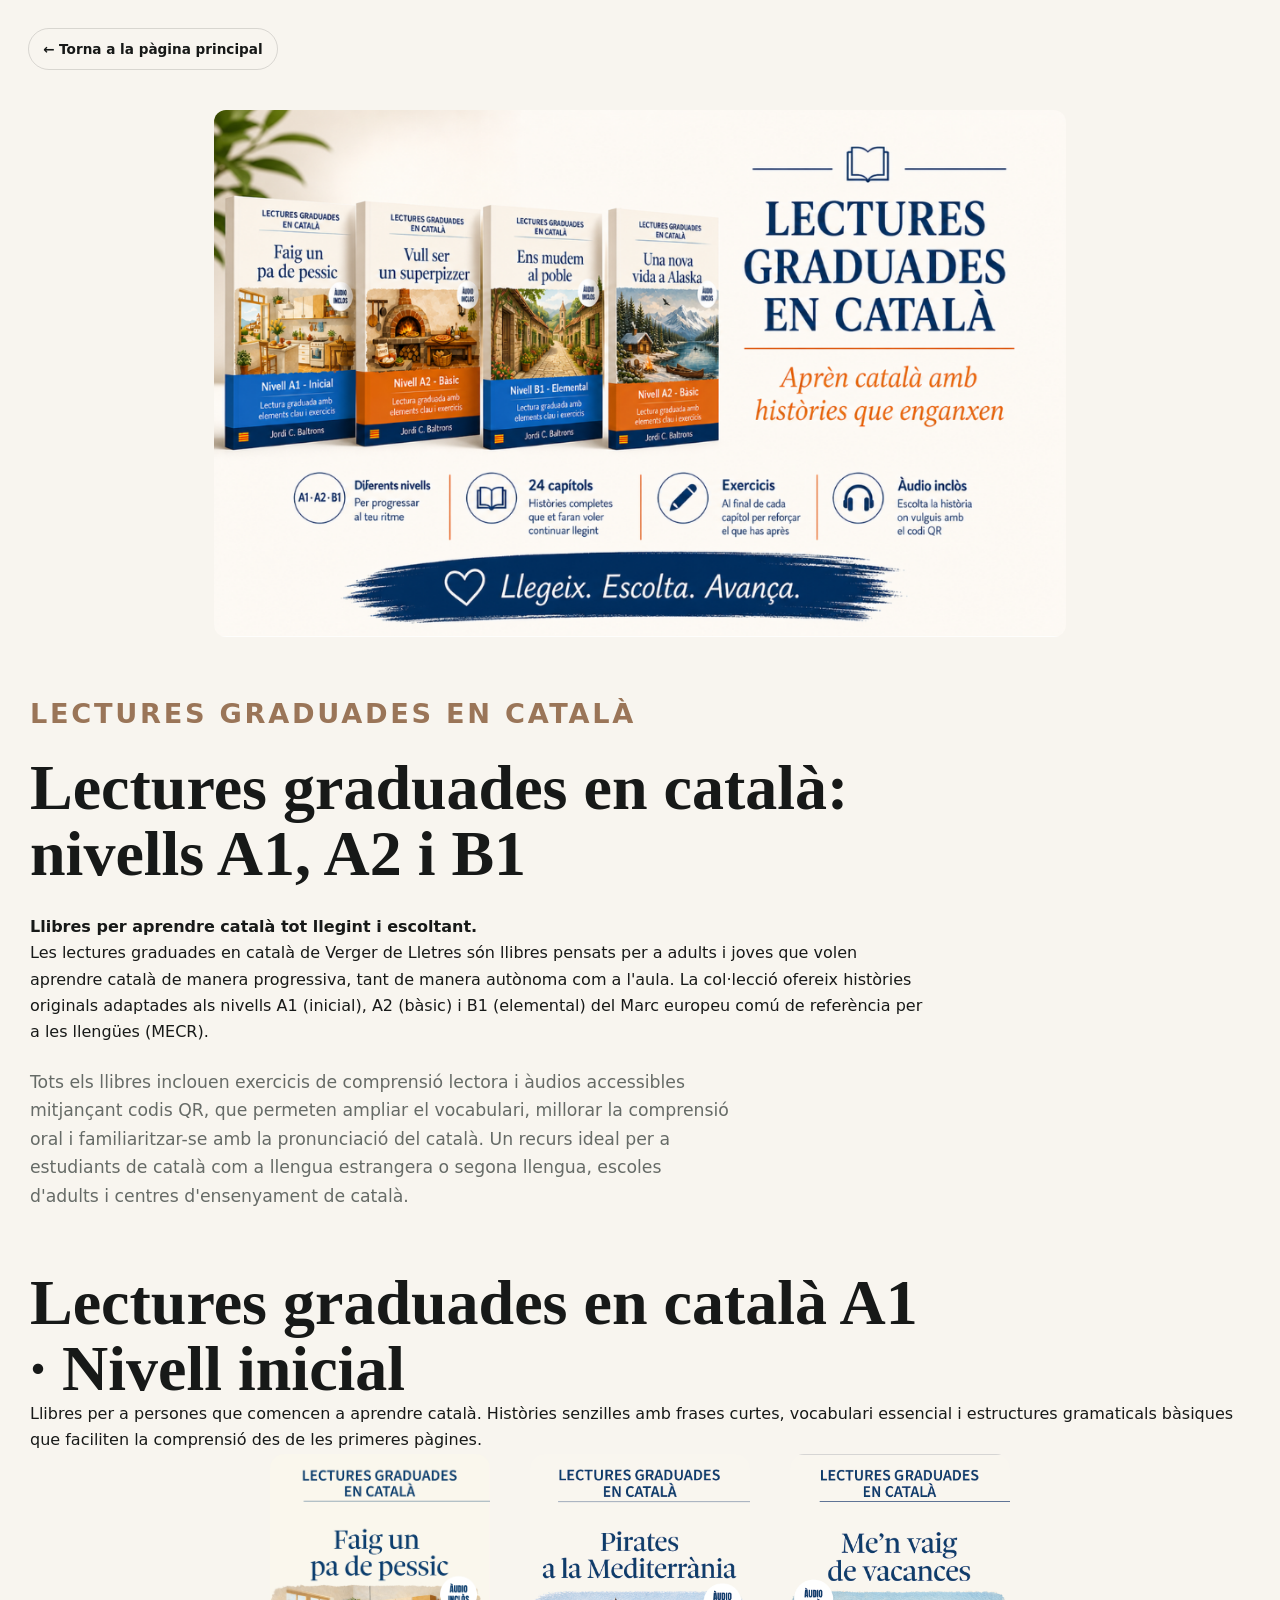
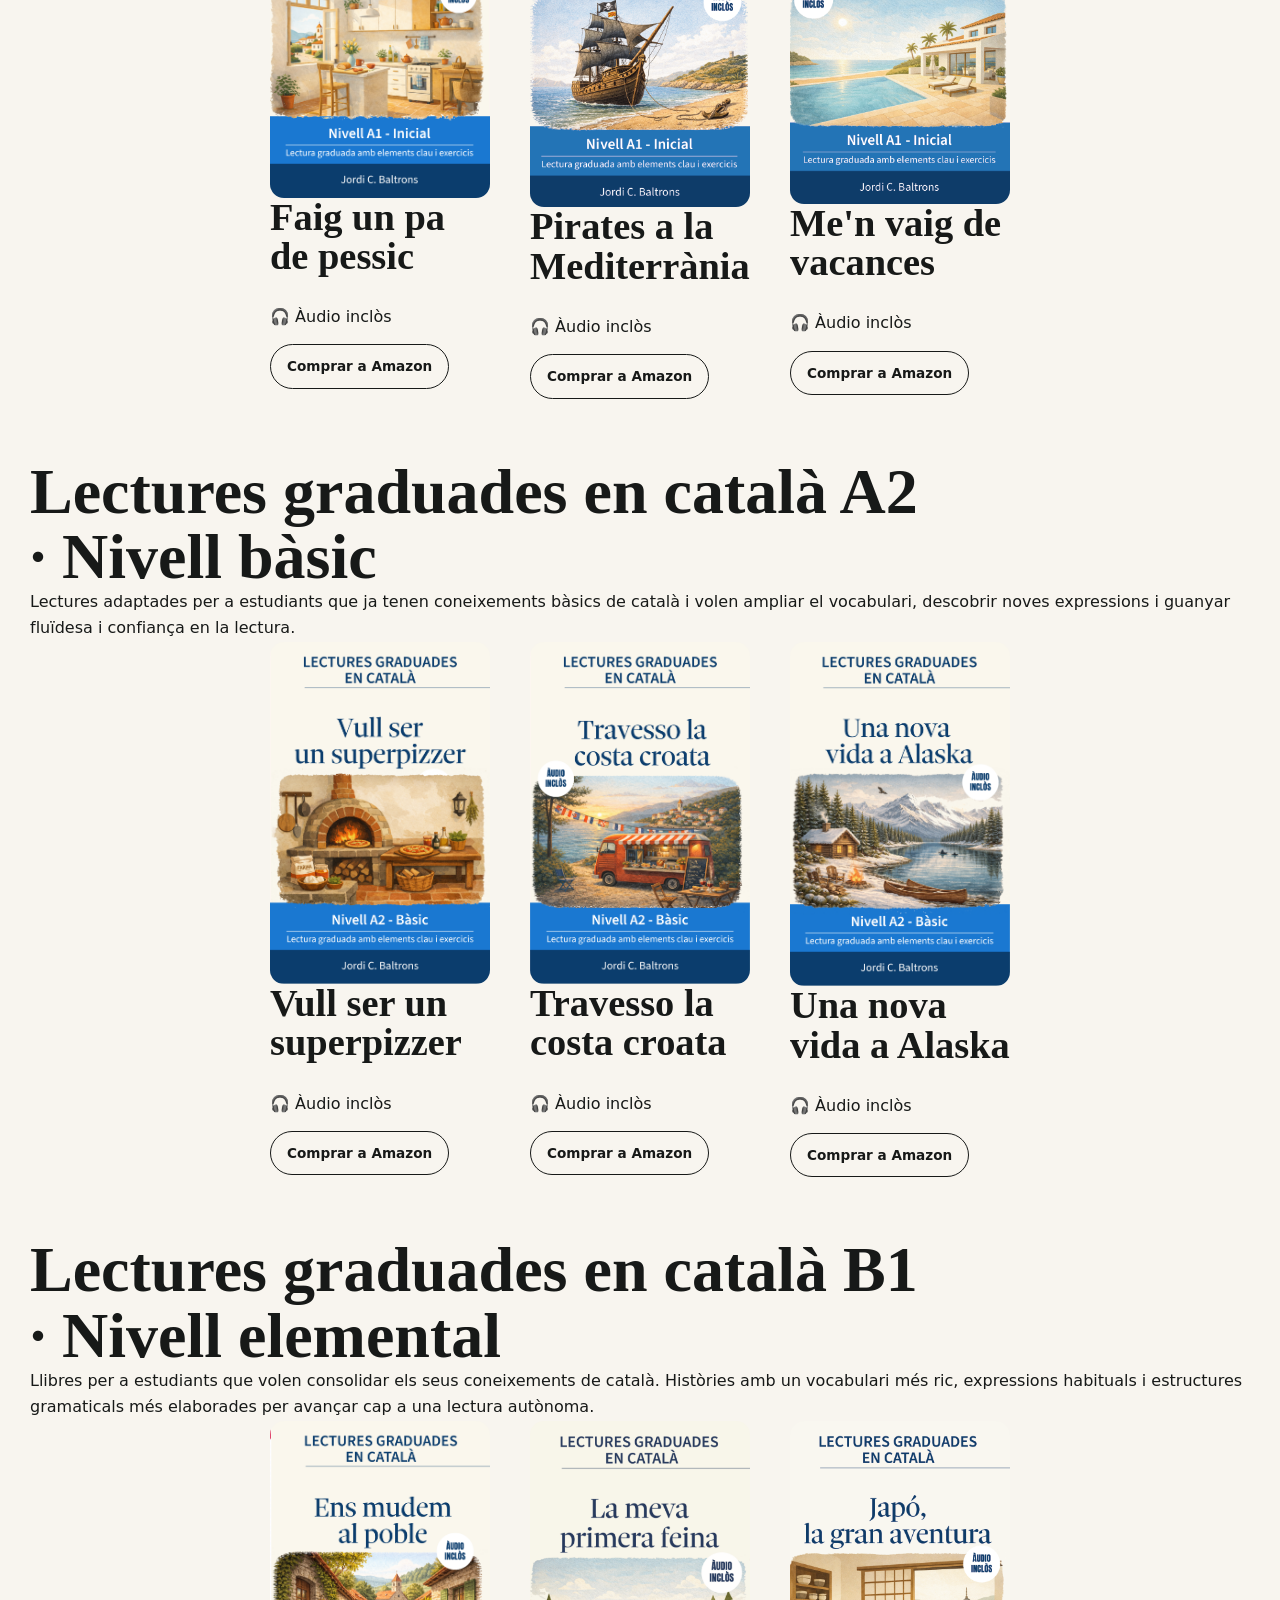
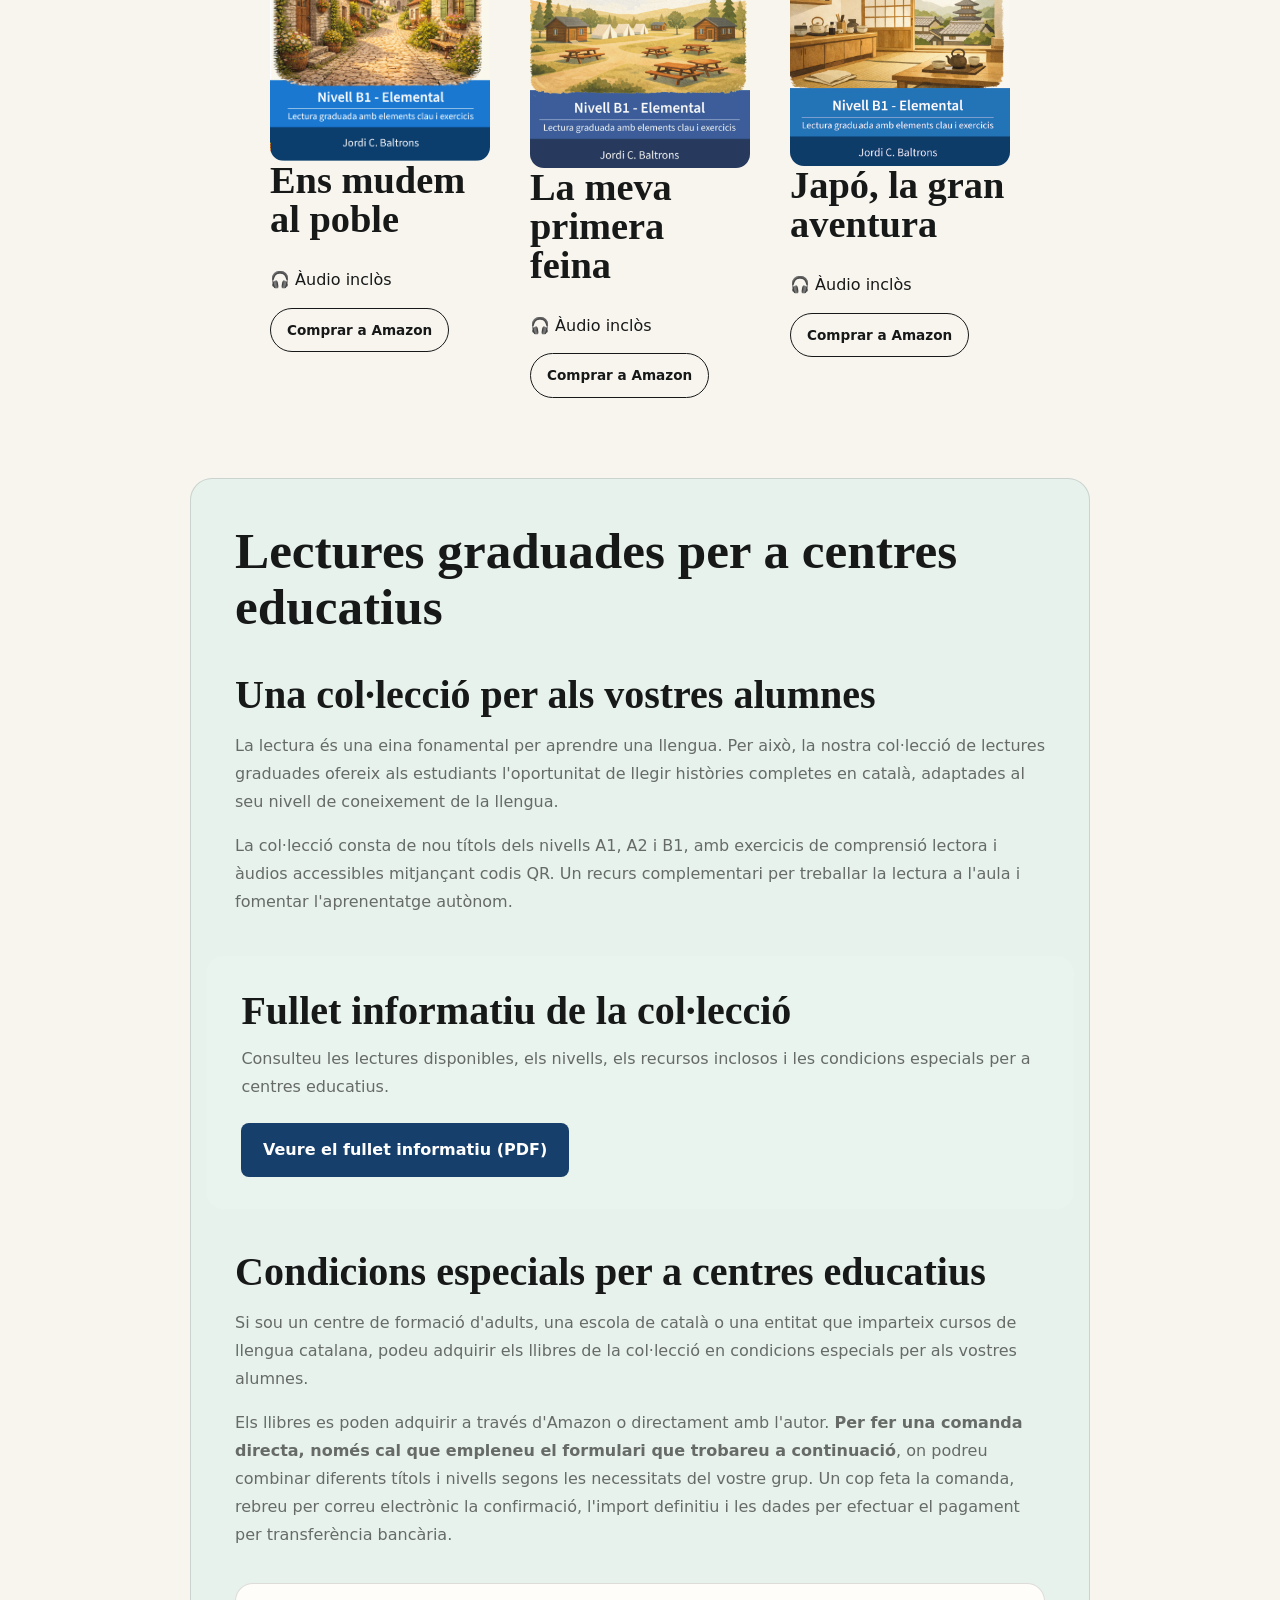
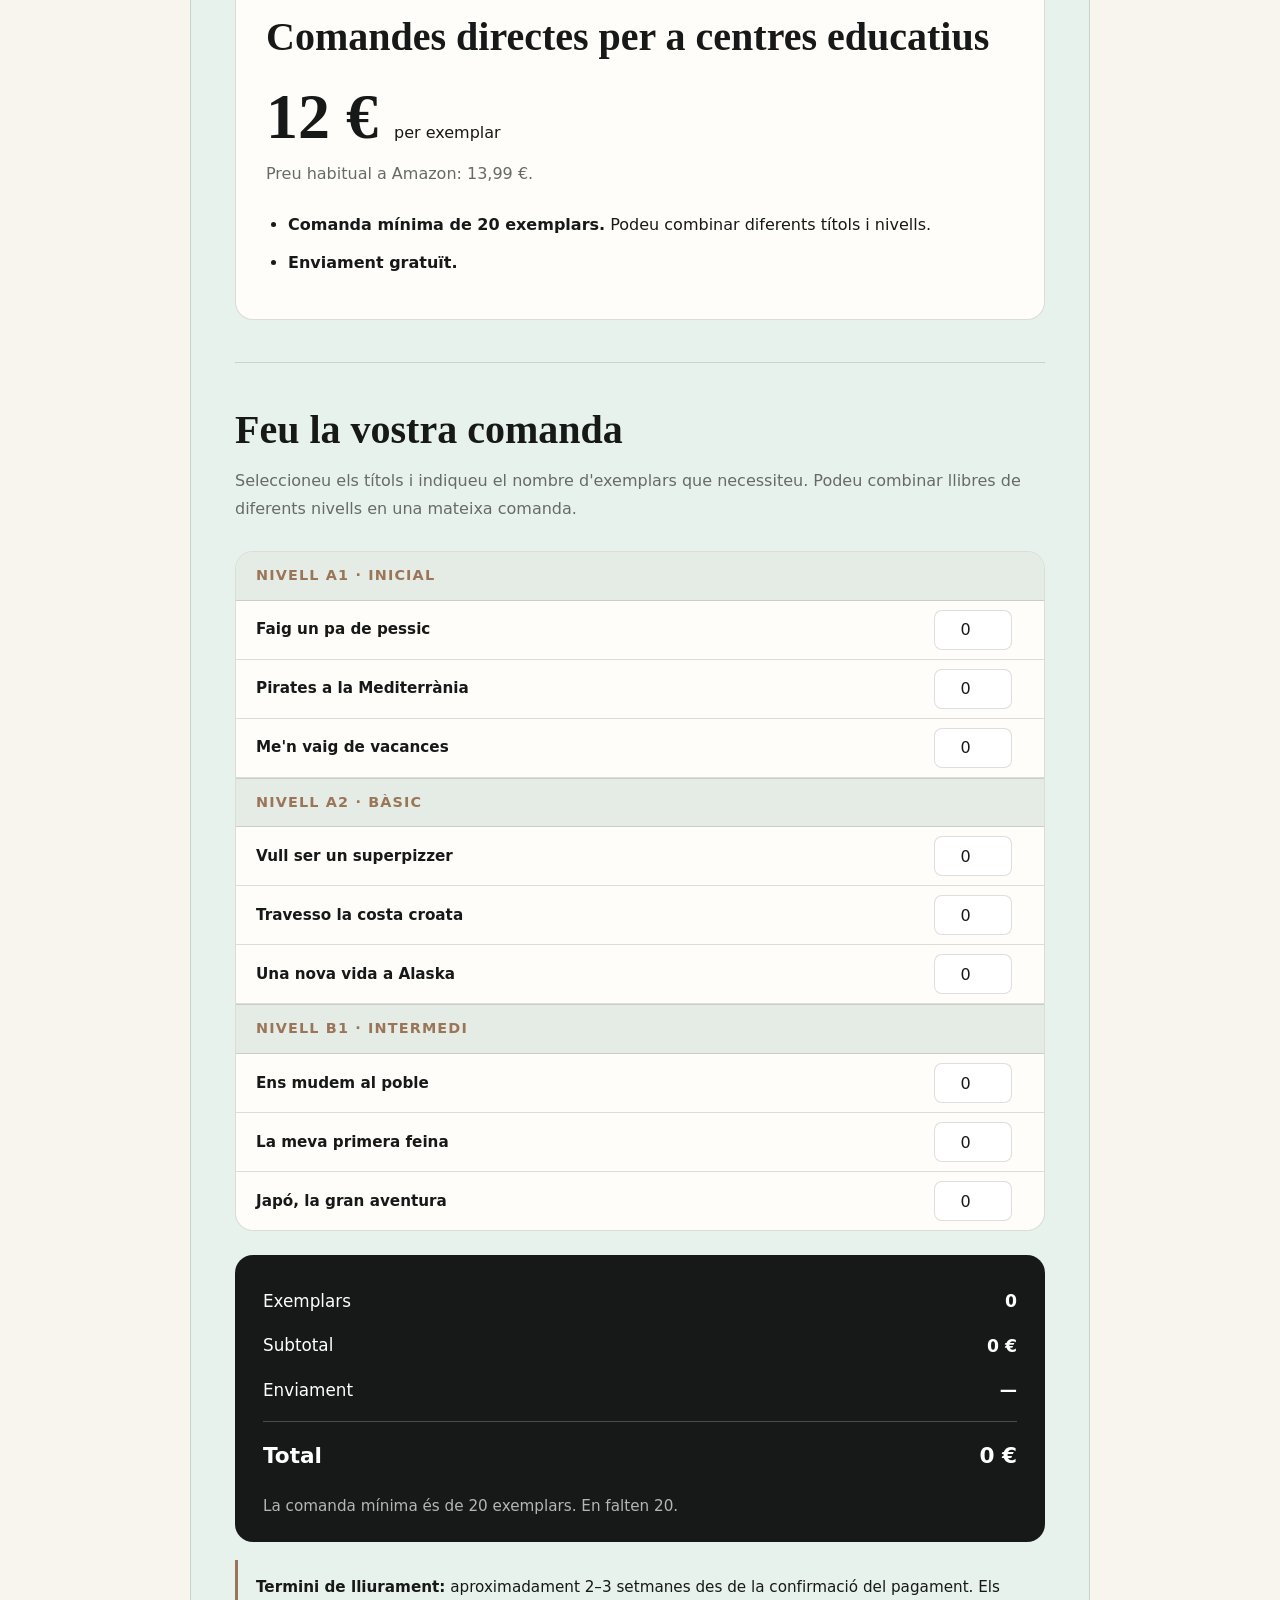
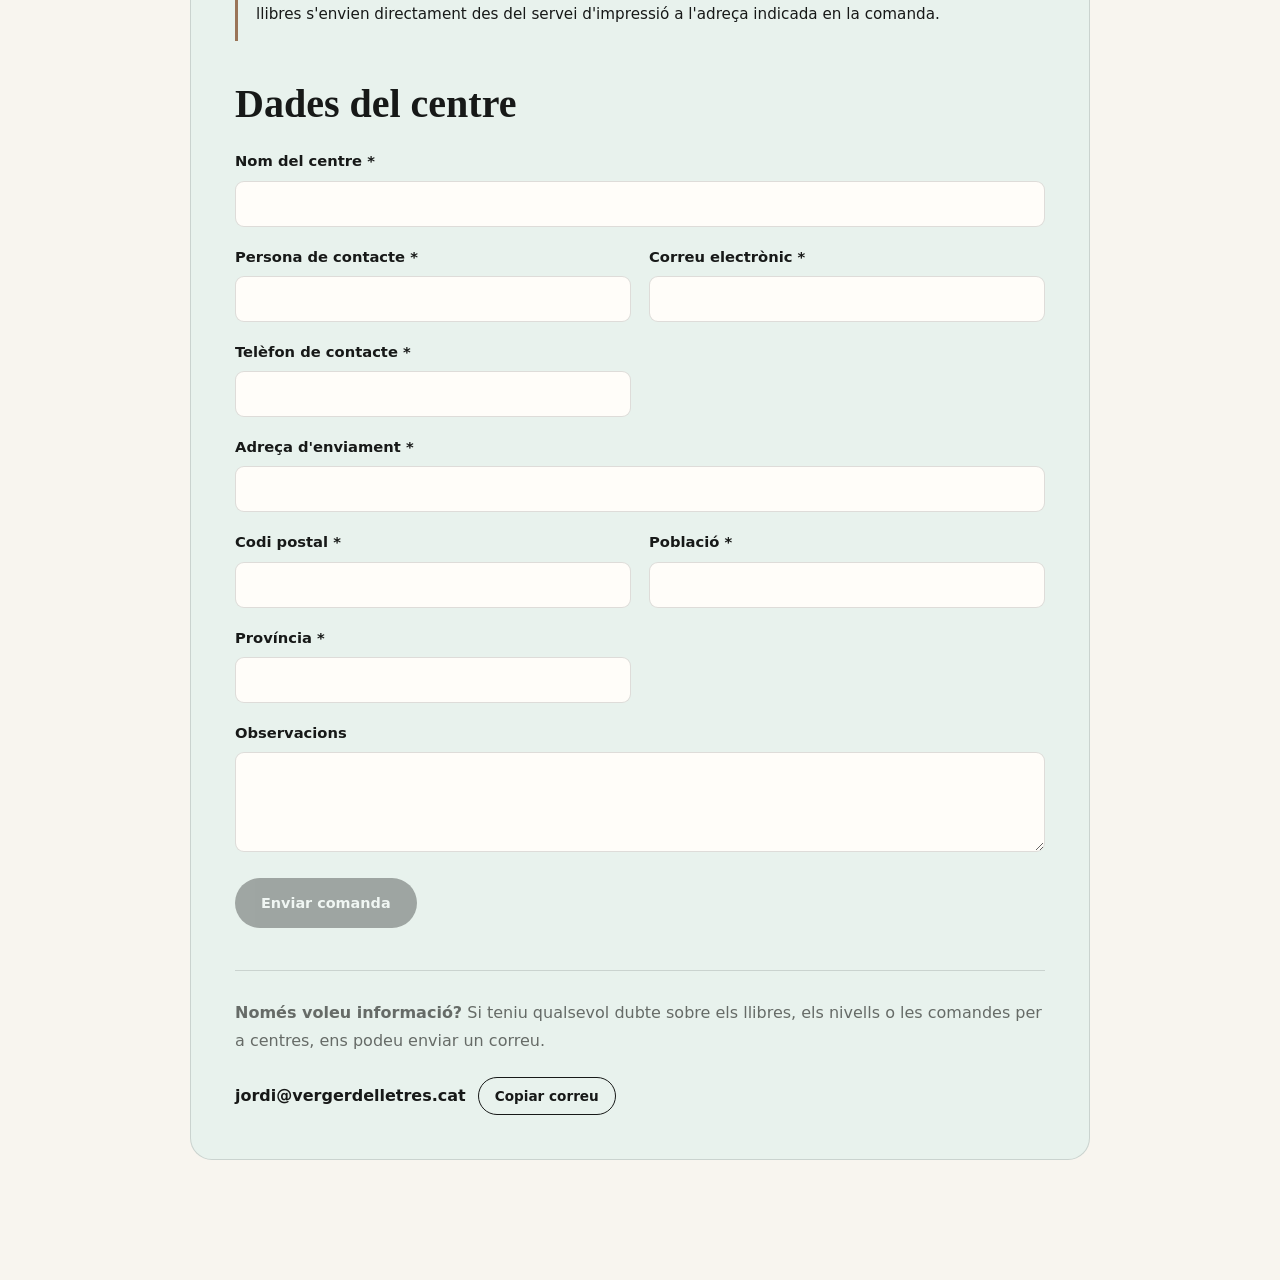
<file: lectures-graduades-catala.html>
<!DOCTYPE html>
<html lang="ca">
<head>
  <meta charset="UTF-8">
  <meta name="viewport" content="width=device-width, initial-scale=1.0">

  <title>Lectures graduades en català A1, A2 i B1 | Verger de Lletres</title>

  <meta name="description" content="Lectures graduades en català de Verger de Lletres per als nivells A1, A2 i B1. Llibres per aprendre català llegint i escoltant, amb àudio i exercicis de comprensió.">
  <link rel="canonical" href="https://vergerdelletres.cat/lectures-graduades-catala.html">
  <link rel="icon" type="image/png" href="favicon-verger-de-lletres-512.png">
  <link rel="stylesheet" href="styles.css">
<script type="application/ld+json">
{
  "@context": "https://schema.org",
  "@type": "CollectionPage",
  "name": "Lectures graduades en català A1, A2 i B1",
  "description": "Col·lecció de llibres per aprendre català amb lectures adaptades als nivells A1, A2 i B1, exercicis de comprensió lectora i àudios accessibles mitjançant codis QR.",
  "url": "https://vergerdelletres.cat/lectures-graduades-catala.html",
  "inLanguage": "ca",
"mainEntity": {
  "@type": "ItemList",
  "numberOfItems": 9,
  "itemListElement": [
    {
      "@type": "Book",
      "name": "Faig un pa de pessic",
      "educationalLevel": "A1",
      "inLanguage": "ca",
      "image": "https://vergerdelletres.cat/assets/a1-faig-pa-pessic.png"
    },
    {
      "@type": "Book",
      "name": "Pirates a la Mediterrània",
      "educationalLevel": "A1",
      "inLanguage": "ca",
      "image": "https://vergerdelletres.cat/assets/a1-pirates-mediterrania.png"
    },
    {
      "@type": "Book",
      "name": "Me'n vaig de vacances",
      "educationalLevel": "A1",
      "inLanguage": "ca",
      "image": "https://vergerdelletres.cat/assets/a1-vacances.png"
    },
    {
      "@type": "Book",
      "name": "Vull ser un superpizzer",
      "educationalLevel": "A2",
      "inLanguage": "ca",
      "image": "https://vergerdelletres.cat/assets/a2-superpizzer.png"
    },
    {
      "@type": "Book",
      "name": "Travesso la costa croata",
      "educationalLevel": "A2",
      "inLanguage": "ca",
      "image": "https://vergerdelletres.cat/assets/a2-costa-croata.png"
    },
    {
      "@type": "Book",
      "name": "Una nova vida a Alaska",
      "educationalLevel": "A2",
      "inLanguage": "ca",
      "image": "https://vergerdelletres.cat/assets/a2-alaska.png"
    },
    {
      "@type": "Book",
      "name": "Ens mudem al poble",
      "educationalLevel": "B1",
      "inLanguage": "ca",
      "image": "https://vergerdelletres.cat/assets/b1-mudem-poble.png"
    },
    {
      "@type": "Book",
      "name": "La meva primera feina",
      "educationalLevel": "B1",
      "inLanguage": "ca",
      "image": "https://vergerdelletres.cat/assets/b1-primera-feina.png"
    },
    {
      "@type": "Book",
      "name": "Japó, la gran aventura",
      "educationalLevel": "B1",
      "inLanguage": "ca",
      "image": "https://vergerdelletres.cat/assets/b1-japo.png"
    }
  ]
},
  "author": {
    "@type": "Person",
    "name": "Jordi Conde Baltrons"
  },
  "publisher": {
    "@type": "Organization",
    "name": "Verger de Lletres",
    "url": "https://vergerdelletres.cat/"
  },
  "about": [
    "Lectures graduades en català",
    "Aprenentatge de la llengua catalana",
    "Català com a llengua estrangera",
    "Nivell A1",
    "Nivell A2",
    "Nivell B1"
  ],
  "isPartOf": {
    "@type": "WebSite",
    "name": "Verger de Lletres",
    "url": "https://vergerdelletres.cat/"
  }
}
</script>
</head>

<body>
  <a class="back-home" href="index.html">← Torna a la pàgina principal</a>
<main>
  <div class="graded-banner">
  <img src="assets/lectures-graduades-catala-banner.png" alt="Lectures graduades en català">
</div>
  <section class="section graded-section">
    <div class="wrap">
      <div class="section-head">
        <p class="kicker books-kicker">Lectures graduades en català</p>
        <h1>Lectures graduades en català: nivells A1, A2 i B1</h1>
      <p><strong>Llibres per aprendre català tot llegint i escoltant.</strong></p>
        <p>Les lectures graduades en català de Verger de Lletres són llibres pensats per a adults i joves que volen aprendre català de manera progressiva, tant de manera autònoma com a l'aula. La col·lecció ofereix històries originals adaptades als nivells A1 (inicial), A2 (bàsic) i B1 (elemental) del Marc europeu comú de referència per a les llengües (MECR).</p>

<p>Tots els llibres inclouen exercicis de comprensió lectora i àudios accessibles mitjançant codis QR, que permeten ampliar el vocabulari, millorar la comprensió oral i familiaritzar-se amb la pronunciació del català. Un recurs ideal per a estudiants de català com a llengua estrangera o segona llengua, escoles d'adults i centres d'ensenyament de català.</p>
      </div>
      <div class="books-level">
  <h2>Lectures graduades en català A1 · Nivell inicial</h2>
<p>Llibres per a persones que comencen a aprendre català. Històries senzilles amb frases curtes, vocabulari essencial i estructures gramaticals bàsiques que faciliten la comprensió des de les primeres pàgines.</p>

  <div class="books-grid">

    <article class="book-card">
      <img src="assets/a1-faig-pa-pessic.png" alt="Faig un pa de pessic, lectura graduada en català nivell A1">
      <h3>Faig un pa de pessic</h3>
      <p class="book-audio">🎧 Àudio inclòs</p>
      <a class="book-buy" href="https://amzn.eu/d/0dkGX2BU" target="_blank" rel="noopener">Comprar a Amazon</a>
    </article>

    <article class="book-card">
      <img src="assets/a1-pirates-mediterrania.png" alt="Pirates a la Mediterrània, lectura graduada en català nivell A1">
      <h3>Pirates a la Mediterrània</h3>
      <p class="book-audio">🎧 Àudio inclòs</p>
      <a class="book-buy" href="https://amzn.eu/d/05SJT7YZ" target="_blank" rel="noopener">Comprar a Amazon</a>
    </article>

    <article class="book-card">
      <img src="assets/a1-vacances.png" alt="Me'n vaig de vacances, lectura graduada en català nivell A1">
      <h3>Me'n vaig de vacances</h3>
      <p class="book-audio">🎧 Àudio inclòs</p>
      <a class="book-buy" href="https://amzn.eu/d/0hh5eouQ" target="_blank" rel="noopener">Comprar a Amazon</a>
    </article>

  </div>
</div>
      <div class="books-level">
  <h2>Lectures graduades en català A2 · Nivell bàsic</h2>
<p>Lectures adaptades per a estudiants que ja tenen coneixements bàsics de català i volen ampliar el vocabulari, descobrir noves expressions i guanyar fluïdesa i confiança en la lectura.</p>

  <div class="books-grid">

    <article class="book-card">
      <img src="assets/a2-superpizzer.png" alt="Vull ser un superpizzer, lectura graduada en català nivell A2">
      <h3>Vull ser un superpizzer</h3>
      <p class="book-audio">🎧 Àudio inclòs</p>
      <a class="book-buy" href="https://amzn.eu/d/084opGS4" target="_blank" rel="noopener">Comprar a Amazon</a>
    </article>

    <article class="book-card">
      <img src="assets/a2-costa-croata.png" alt="Travesso la costa croata, lectura graduada en català nivell A2">
      <h3>Travesso la costa croata</h3>
      <p class="book-audio">🎧 Àudio inclòs</p>
      <a class="book-buy" href="https://amzn.eu/d/09eBV5z9" target="_blank" rel="noopener">Comprar a Amazon</a>
    </article>

    <article class="book-card">
      <img src="assets/a2-alaska.png" alt="Una nova vida a Alaska, lectura graduada en català nivell A2">
      <h3>Una nova vida a Alaska</h3>
      <p class="book-audio">🎧 Àudio inclòs</p>
      <a class="book-buy" href="https://amzn.eu/d/03r7WmsE" target="_blank" rel="noopener">Comprar a Amazon</a>
    </article>

  </div>
</div>
      <div class="books-level">
  <h2>Lectures graduades en català B1 · Nivell elemental</h2>
<p>Llibres per a estudiants que volen consolidar els seus coneixements de català. Històries amb un vocabulari més ric, expressions habituals i estructures gramaticals més elaborades per avançar cap a una lectura autònoma.</p>

  <div class="books-grid">

    <article class="book-card">
      <img src="assets/b1-mudem-poble.png" alt="Ens mudem al poble, lectura graduada en català nivell B1">
      <h3>Ens mudem al poble</h3>
      <p class="book-audio">🎧 Àudio inclòs</p>
      <a class="book-buy" href="https://amzn.eu/d/024aJcAs" target="_blank" rel="noopener">Comprar a Amazon</a>
    </article>

    <article class="book-card">
      <img src="assets/b1-primera-feina.png" alt="La meva primera feina, lectura graduada en català nivell B1">
      <h3>La meva primera feina</h3>
      <p class="book-audio">🎧 Àudio inclòs</p>
      <a class="book-buy" href="https://amzn.eu/d/06HYUktu" target="_blank" rel="noopener">Comprar a Amazon</a>
    </article>

    <article class="book-card">
      <img src="assets/b1-japo.png" alt="Japó, la gran aventura, lectura graduada en català nivell B1">
      <h3>Japó, la gran aventura</h3>
      <p class="book-audio">🎧 Àudio inclòs</p>
      <a class="book-buy" href="https://amzn.eu/d/0caJw5vb" target="_blank" rel="noopener">Comprar a Amazon</a>
    </article>

  </div>
</div>
      
<div class="schools-box">

  <h2>Lectures graduades per a centres educatius</h2>

  <h3>Una col·lecció per als vostres alumnes</h3>

  <p>La lectura és una eina fonamental per aprendre una llengua. Per això, la nostra col·lecció de lectures graduades ofereix als estudiants l'oportunitat de llegir històries completes en català, adaptades al seu nivell de coneixement de la llengua.</p>

  <p>La col·lecció consta de nou títols dels nivells A1, A2 i B1, amb exercicis de comprensió lectora i àudios accessibles mitjançant codis QR. Un recurs complementari per treballar la lectura a l'aula i fomentar l'aprenentatge autònom.</p>

    <div class="schools-brochure">
    <h3>Fullet informatiu de la col·lecció</h3>

    <p>Consulteu les lectures disponibles, els nivells, els recursos inclosos i les condicions especials per a centres educatius.</p>

    <a class="schools-brochure-button"
       href="fullet-lectures-graduades-catala.pdf"
       target="_blank"
       rel="noopener">
      Veure el fullet informatiu (PDF)
    </a>
  </div>
  
  <h3>Condicions especials per a centres educatius</h3>

  <p>Si sou un centre de formació d'adults, una escola de català o una entitat que imparteix cursos de llengua catalana, podeu adquirir els llibres de la col·lecció en condicions especials per als vostres alumnes.</p>

  <p>Els llibres es poden adquirir a través d'Amazon o directament amb l'autor. <strong>Per fer una comanda directa, només cal que empleneu el formulari que trobareu a continuació</strong>, on podreu combinar diferents títols i nivells segons les necessitats del vostre grup. Un cop feta la comanda, rebreu per correu electrònic la confirmació, l'import definitiu i les dades per efectuar el pagament per transferència bancària.</p>

  <div class="schools-pricing">

    <h3>Comandes directes per a centres educatius</h3>

    <p class="schools-price">12 € <span>per exemplar</span></p>

    <p>Preu habitual a Amazon: 13,99 €.</p>

    <ul>
  <li><strong>Comanda mínima de 20 exemplars.</strong> Podeu combinar diferents títols i nivells.</li>
  <li><strong>Enviament gratuït.</strong></li>
   </ul>

  </div>

    <div class="school-order">

    <h3>Feu la vostra comanda</h3>

    <p>Seleccioneu els títols i indiqueu el nombre d'exemplars que necessiteu. Podeu combinar llibres de diferents nivells en una mateixa comanda.</p>

    <form id="school-order-form">
  <input type="hidden" name="access_key" value="e370af50-0bf1-41e0-9260-29e9f6f4c6cb">

      <input type="hidden" id="form-total-books" name="Total exemplars" value="0">
<input type="hidden" id="form-subtotal" name="Subtotal" value="0 €">
<input type="hidden" id="form-shipping" name="Enviament" value="">
<input type="hidden" id="form-total" name="Total comanda" value="0 €">
      <div class="order-books">

        <div class="order-level">Nivell A1 · Inicial</div>

        <div class="order-book">
          <label for="qty-pessic">Faig un pa de pessic</label>
          <input type="number" id="qty-pessic" name="Faig un pa de pessic" class="book-quantity" min="0" value="0" data-title="Faig un pa de pessic">
        </div>

        <div class="order-book">
          <label for="qty-pirates">Pirates a la Mediterrània</label>
          <input type="number" id="qty-pirates" name="Pirates a la Mediterrania" class="book-quantity" min="0" value="0" data-title="Pirates a la Mediterrània">
        </div>

        <div class="order-book">
          <label for="qty-vacances">Me'n vaig de vacances</label>
          <input type="number" id="qty-vacances" name="Me'n vaig de vacances" class="book-quantity" min="0" value="0" data-title="Me'n vaig de vacances">
        </div>

        <div class="order-level">Nivell A2 · Bàsic</div>

        <div class="order-book">
          <label for="qty-superpizzer">Vull ser un superpizzer</label>
          <input type="number" id="qty-superpizzer" name="Vull ser un superpizzer" class="book-quantity" min="0" value="0" data-title="Vull ser un superpizzer">
        </div>

        <div class="order-book">
          <label for="qty-croata">Travesso la costa croata</label>
          <input type="number" id="qty-croata" name="Travesso la costa croata" class="book-quantity" min="0" value="0" data-title="Travesso la costa croata">
        </div>

        <div class="order-book">
          <label for="qty-alaska">Una nova vida a Alaska</label>
          <input type="number" id="qty-alaska" name="Una nova vida a Alaska" class="book-quantity" min="0" value="0" data-title="Una nova vida a Alaska">
        </div>

        <div class="order-level">Nivell B1 · Intermedi</div>

        <div class="order-book">
          <label for="qty-poble">Ens mudem al poble</label>
          <input type="number" id="qty-poble" name="Ens mudem al poble" class="book-quantity" min="0" value="0" data-title="Ens mudem al poble">
        </div>

        <div class="order-book">
          <label for="qty-feina">La meva primera feina</label>
          <input type="number" id="qty-feina" name="La meva primera feina" class="book-quantity" min="0" value="0" data-title="La meva primera feina">
        </div>

        <div class="order-book">
          <label for="qty-japo">Japó, la gran aventura</label>
          <input type="number" id="qty-japo" name="Japo, la gran aventura" class="book-quantity" min="0" value="0" data-title="Japó, la gran aventura">
        </div>

      </div>

      <div class="order-summary">

        <div class="order-summary-row">
          <span>Exemplars</span>
          <strong id="order-total-books">0</strong>
        </div>

        <div class="order-summary-row">
          <span>Subtotal</span>
          <strong id="order-subtotal">0 €</strong>
        </div>

        <div class="order-summary-row">
          <span>Enviament</span>
          <strong id="order-shipping">—</strong>
        </div>

        <div class="order-summary-row order-total">
          <span>Total</span>
          <strong id="order-total">0 €</strong>
        </div>

        <p id="order-message" class="order-message">
          La comanda mínima és de 20 exemplars.
        </p>

            </div>

      <p class="order-delivery">
  <strong>Termini de lliurament:</strong> aproximadament 2–3 setmanes des de la confirmació del pagament. Els llibres s'envien directament des del servei d'impressió a l'adreça indicada en la comanda.
</p>

      <div class="order-customer">

        <h3>Dades del centre</h3>

        <div class="order-fields">

          <div class="order-field order-field-wide">
            <label for="centre-name">Nom del centre *</label>
            <input type="text" id="centre-name" name="centre" required>
          </div>

          <div class="order-field">
            <label for="contact-name">Persona de contacte *</label>
            <input type="text" id="contact-name" name="contacte" required>
          </div>

          <div class="order-field">
            <label for="contact-email">Correu electrònic *</label>
            <input type="email" id="contact-email" name="email" required>
          </div>

          <div class="order-field">
            <label for="contact-phone">Telèfon de contacte *</label>
            <input type="tel" id="contact-phone" name="telefon" required>
          </div>
          
          <div class="order-field order-field-wide">
            <label for="shipping-address">Adreça d'enviament *</label>
            <input type="text" id="shipping-address" name="adreca" required>
          </div>

          <div class="order-field">
            <label for="postal-code">Codi postal *</label>
            <input type="text" id="postal-code" name="codi_postal" required>
          </div>

          <div class="order-field">
            <label for="city">Població *</label>
            <input type="text" id="city" name="poblacio" required>
          </div>

         <div class="order-field">
          <label for="province">Província *</label>
          <input type="text" id="province" name="provincia" required>
         </div>
          
          <div class="order-field order-field-wide">
            <label for="order-notes">Observacions</label>
            <textarea id="order-notes" name="observacions" rows="4"></textarea>
          </div>

        </div>

      </div>

      <button type="submit" class="school-order-submit" disabled>
        Enviar comanda
      </button>

      <div id="order-success" class="order-success" hidden>
  <strong>Comanda enviada correctament!</strong>
  <p>Hem rebut la vostra comanda. Rebreu un correu electrònic de confirmació amb el resum dels llibres sol·licitats, l'import definitiu i les dades per efectuar el pagament per transferència bancària.</p>
  <p><strong>El correu de confirmació pot trigar fins a 30 minuts a arribar.</strong></p>
  <p>La comanda quedarà confirmada un cop rebut el pagament.</p>
</div>
</form>

    <div class="school-order-info">
      <p><strong>Només voleu informació?</strong> Si teniu qualsevol dubte sobre els llibres, els nivells o les comandes per a centres, ens podeu enviar un correu.</p>

      <div class="schools-email-row">
        <a class="school-email" href="mailto:jordi@vergerdelletres.cat">jordi@vergerdelletres.cat</a>
        <button class="copy-email" type="button" data-email="jordi@vergerdelletres.cat">Copiar correu</button>
      </div>
    </div>

  </div>

</div>
    </div>
  </section>
 
</main>
  <script src="script.js"></script>
</body>
</html>
</file>
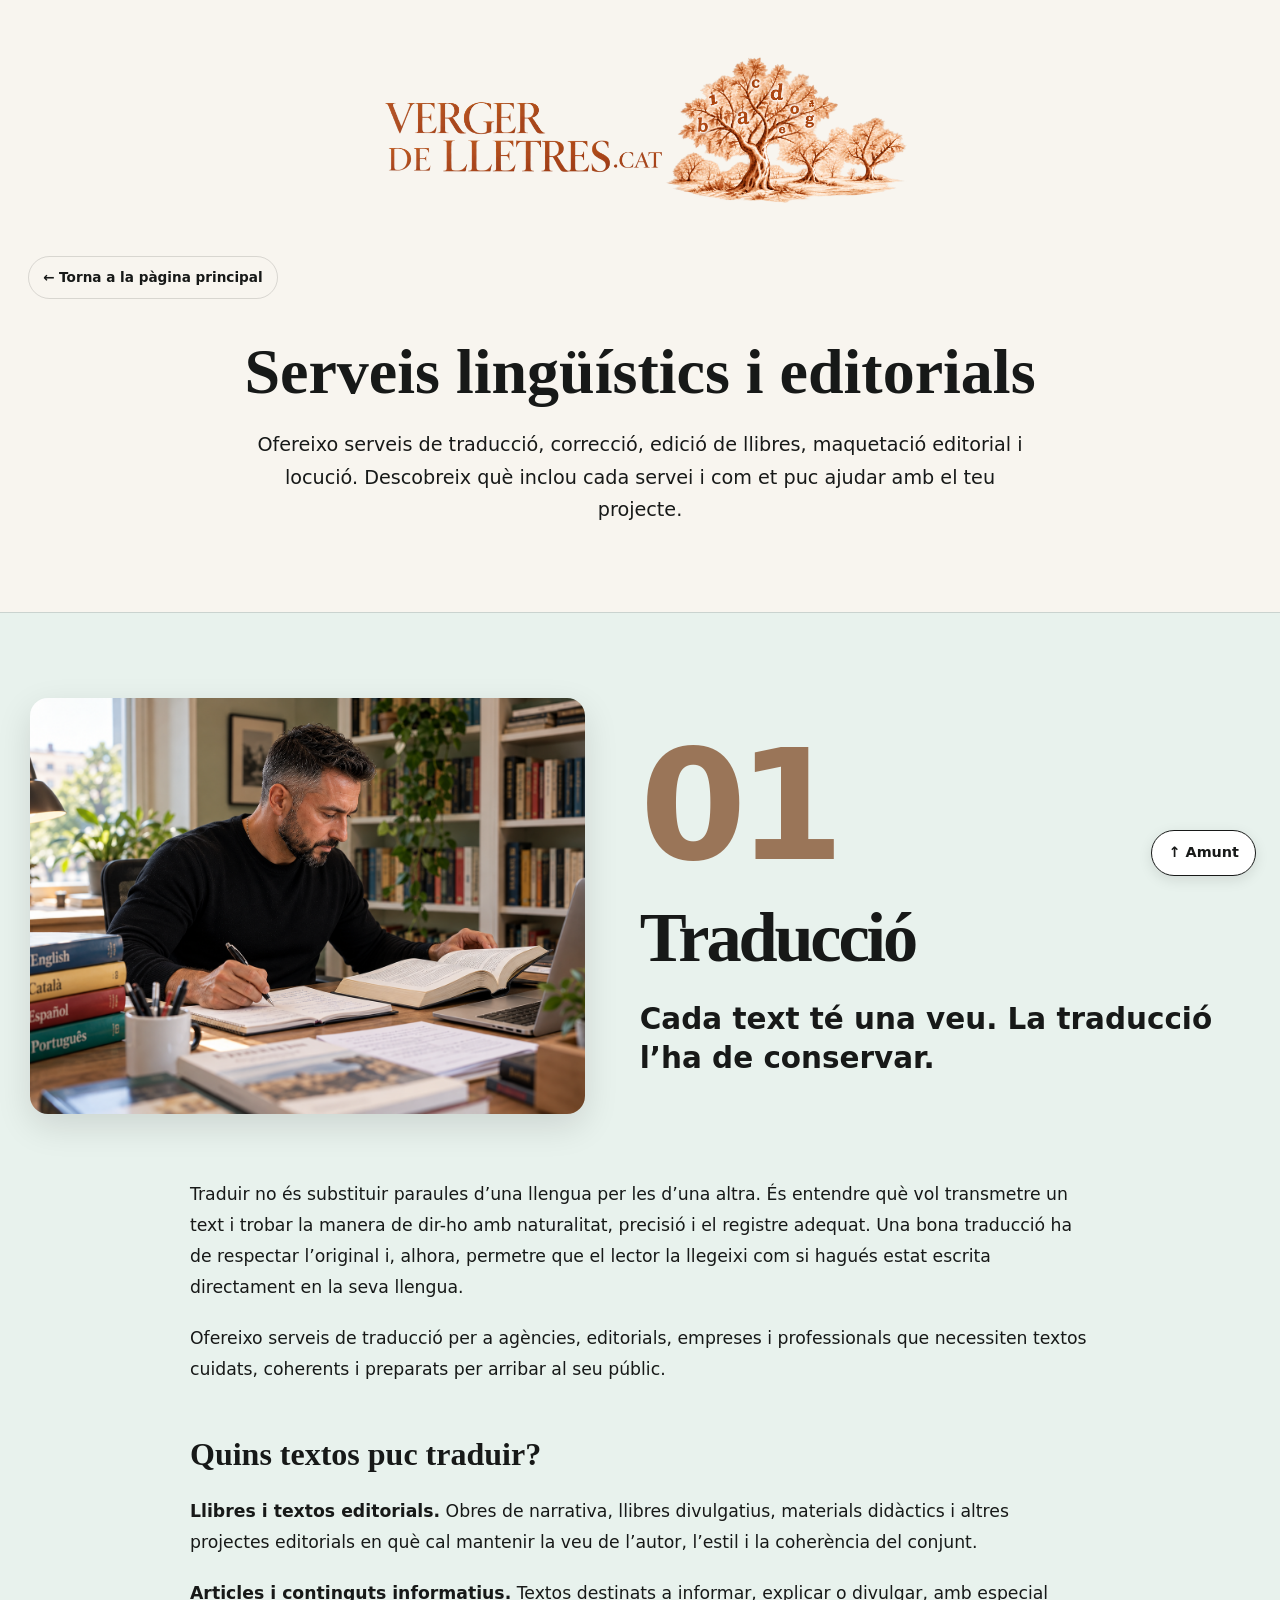
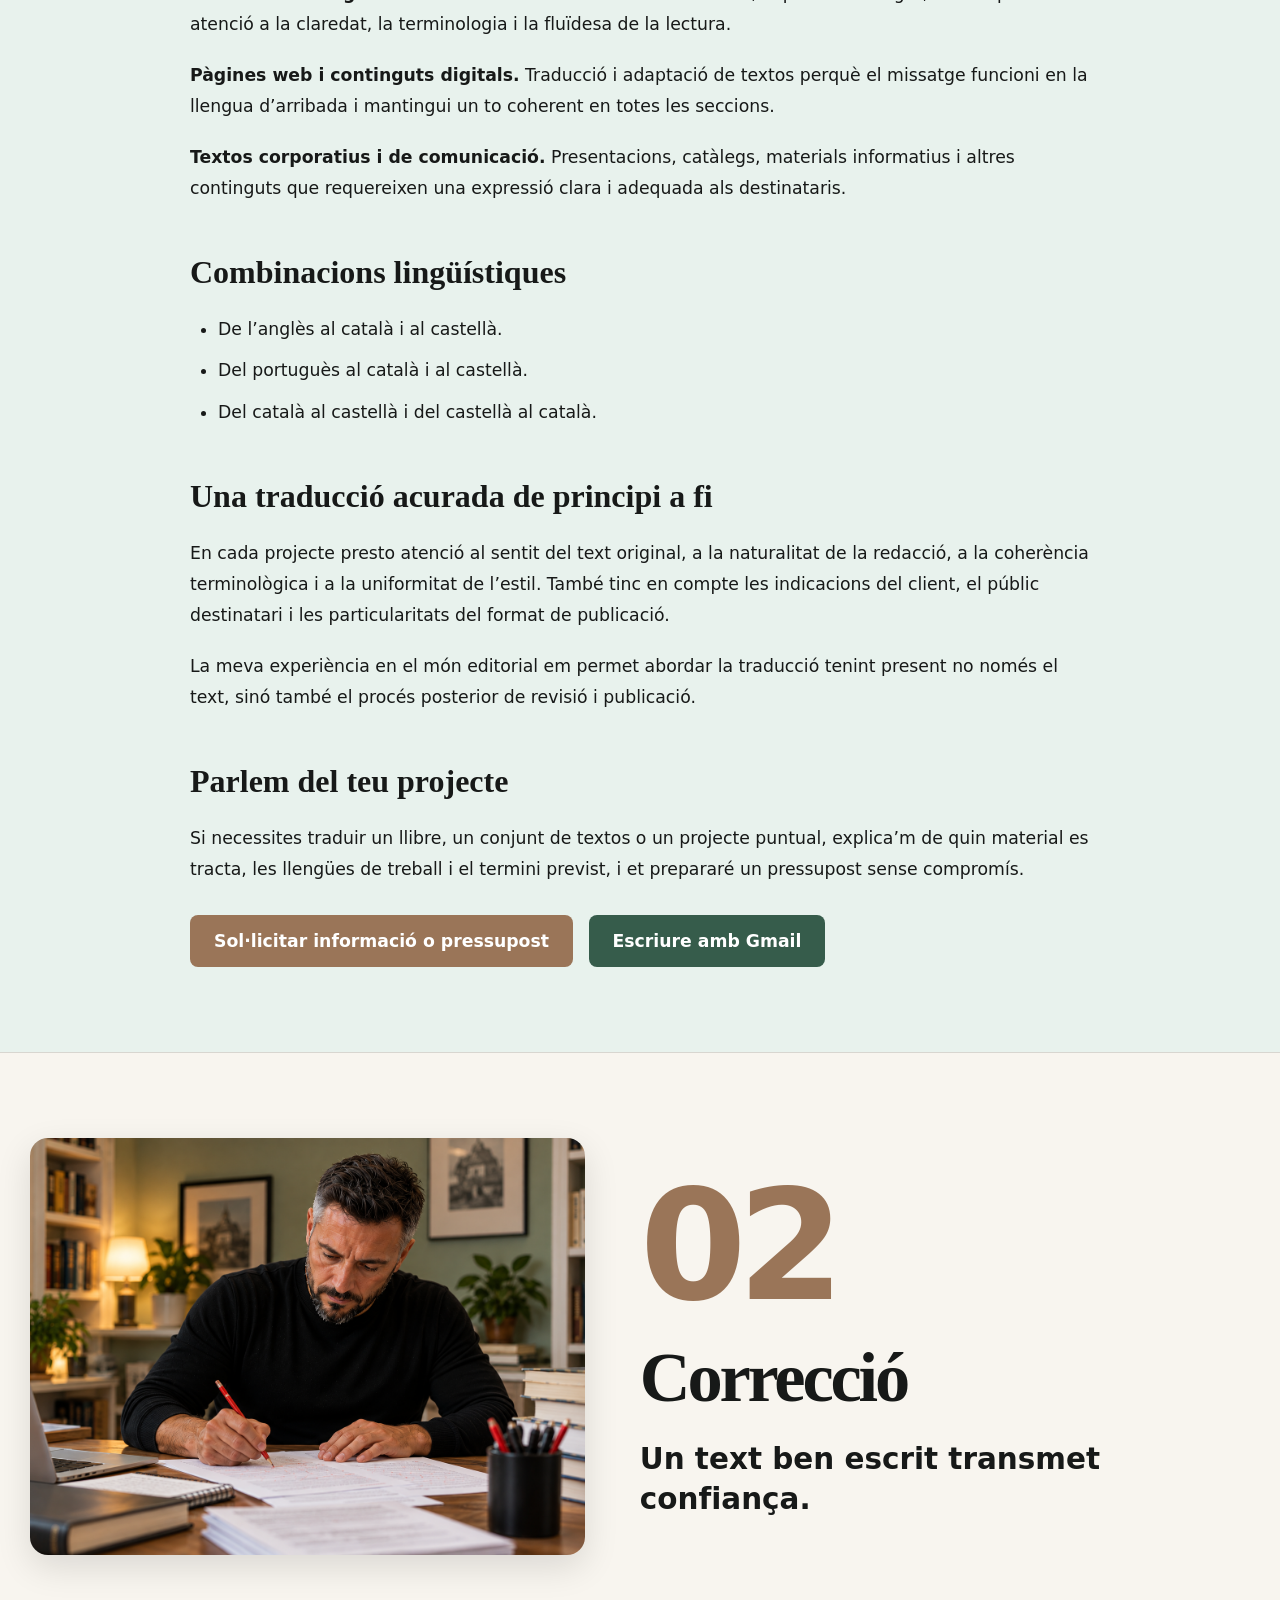
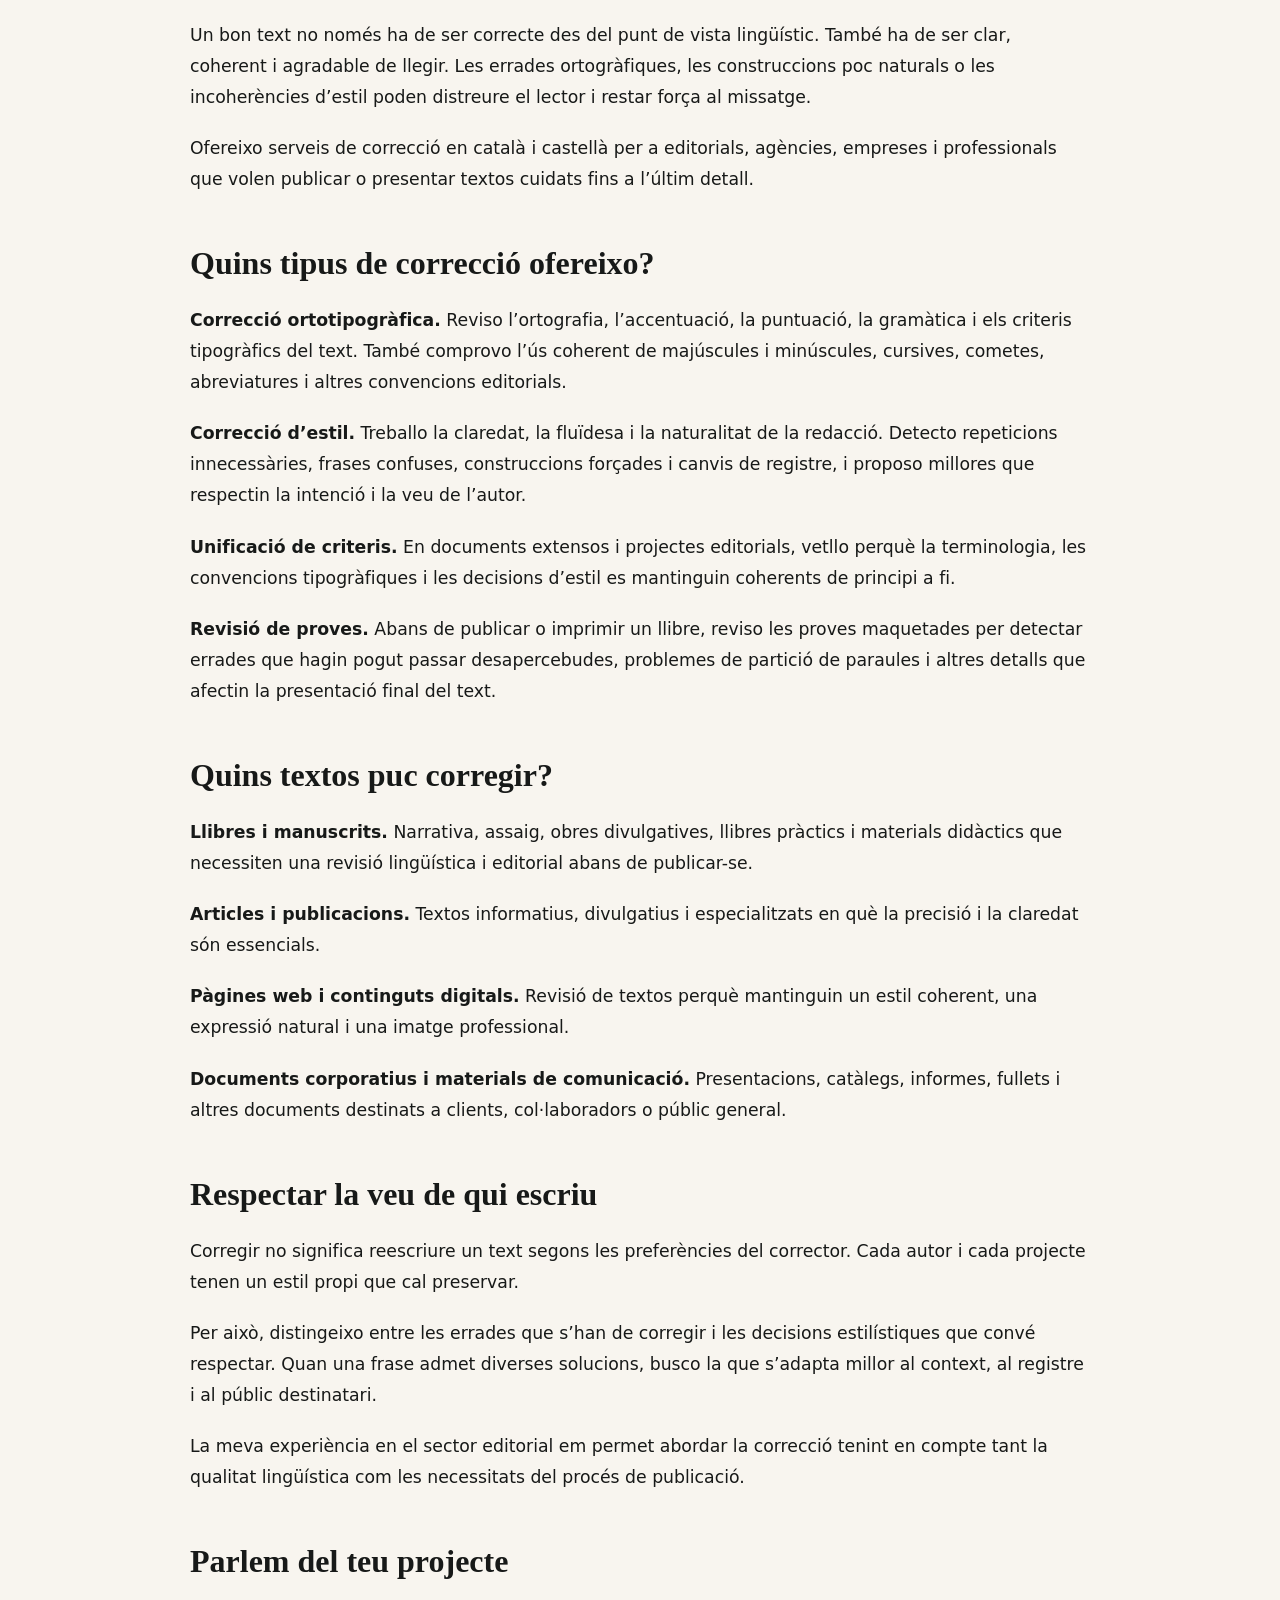
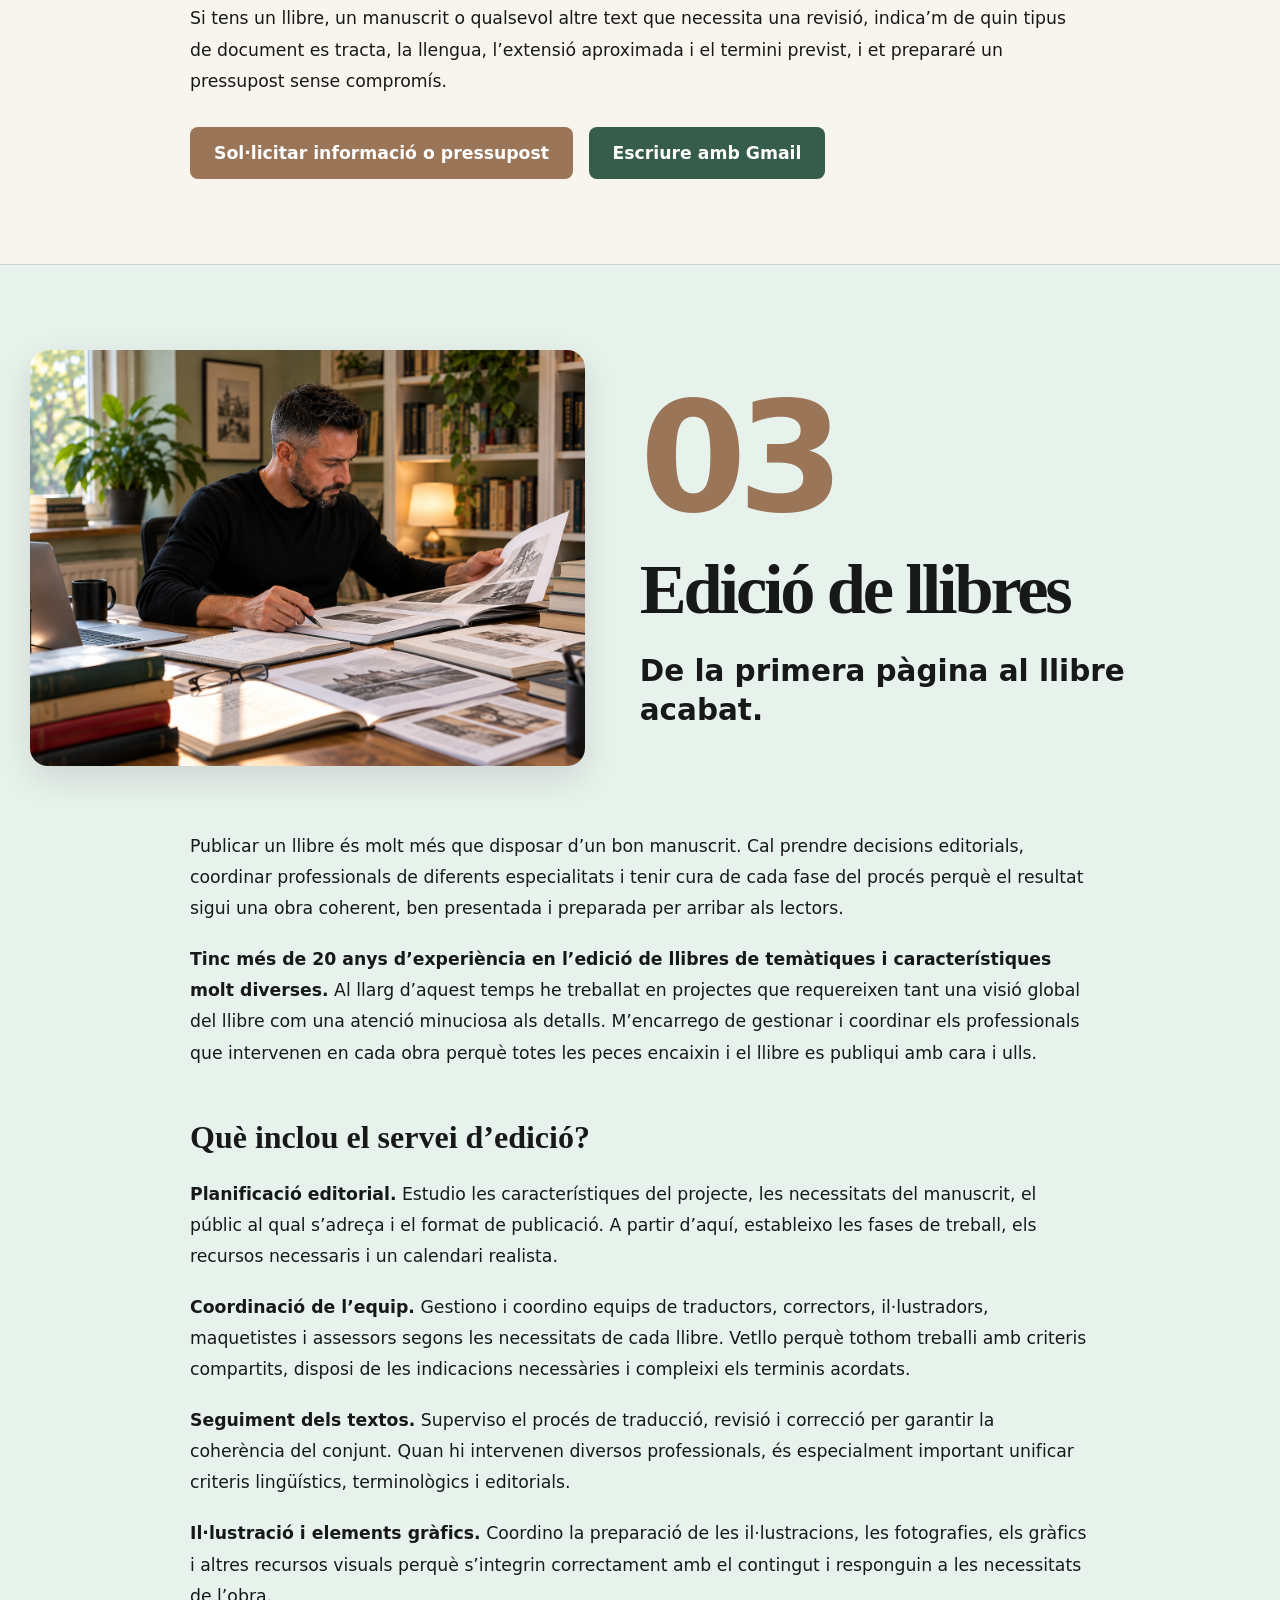
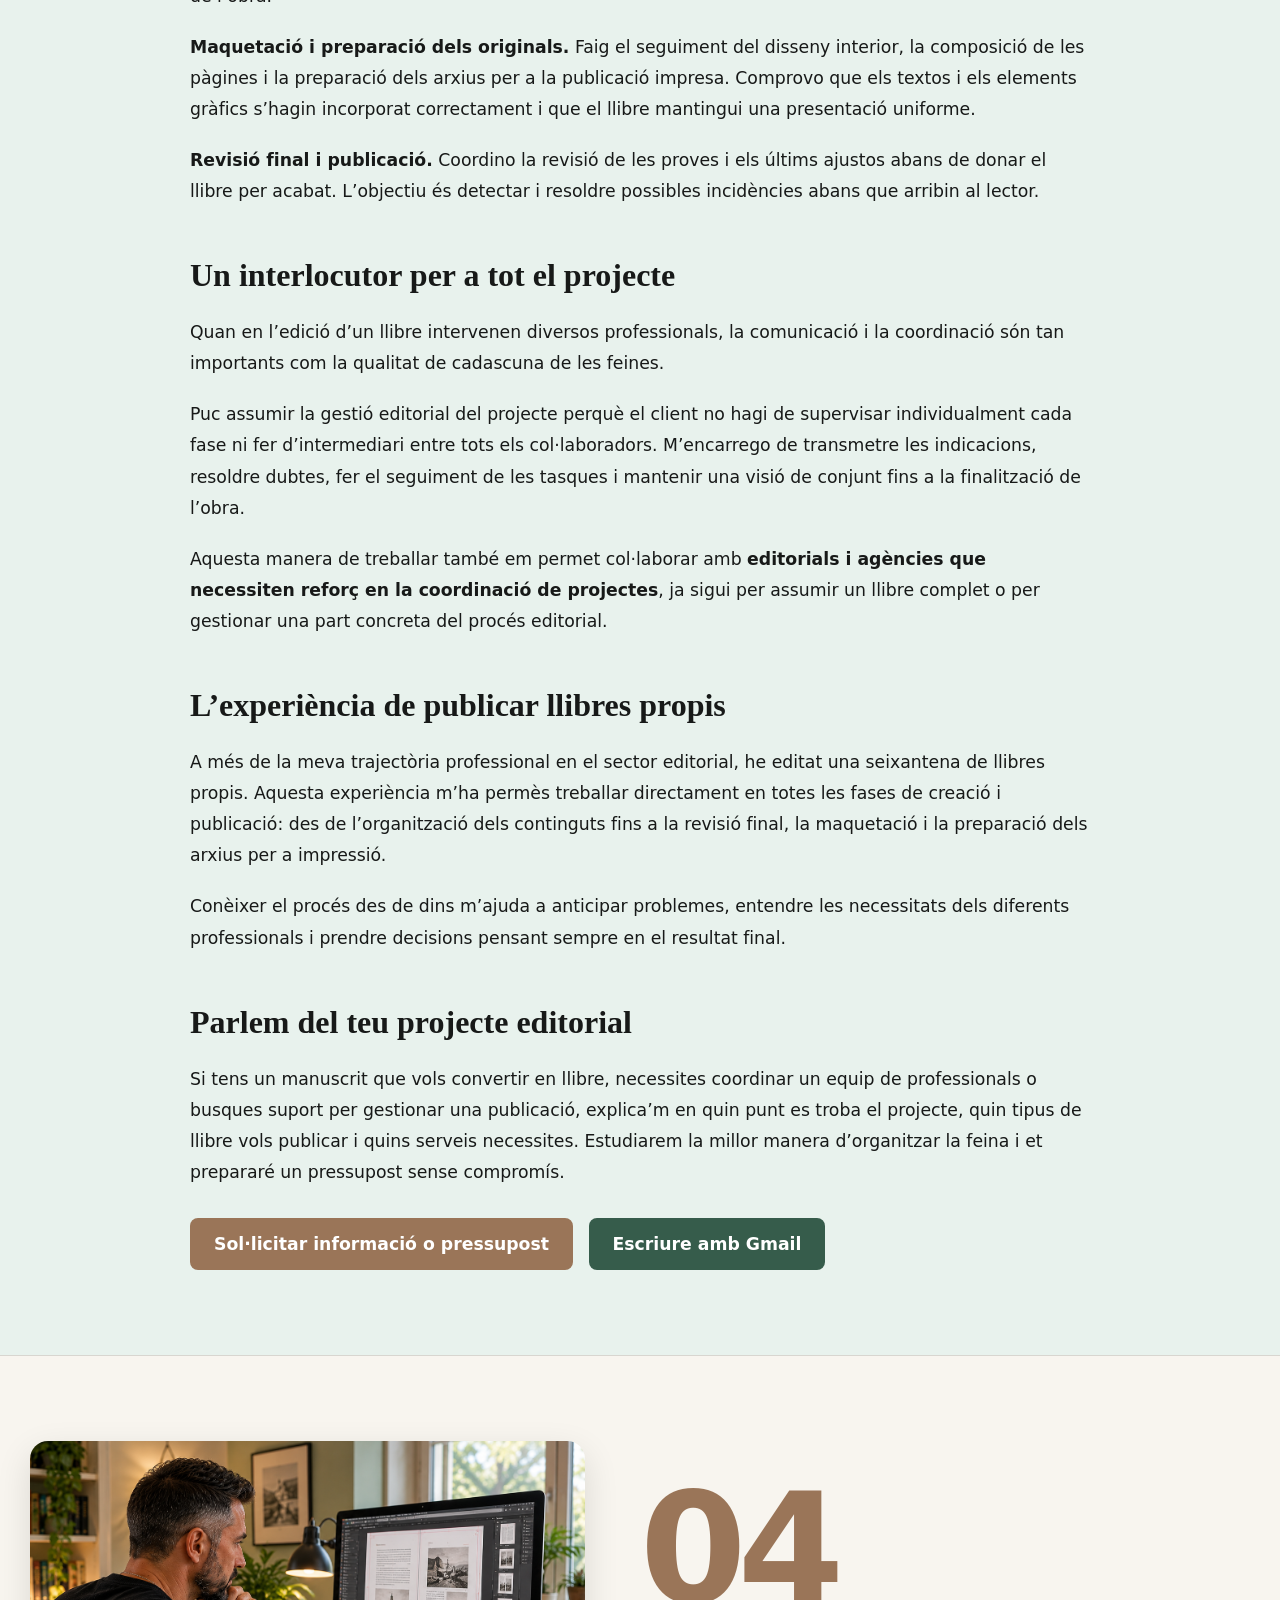
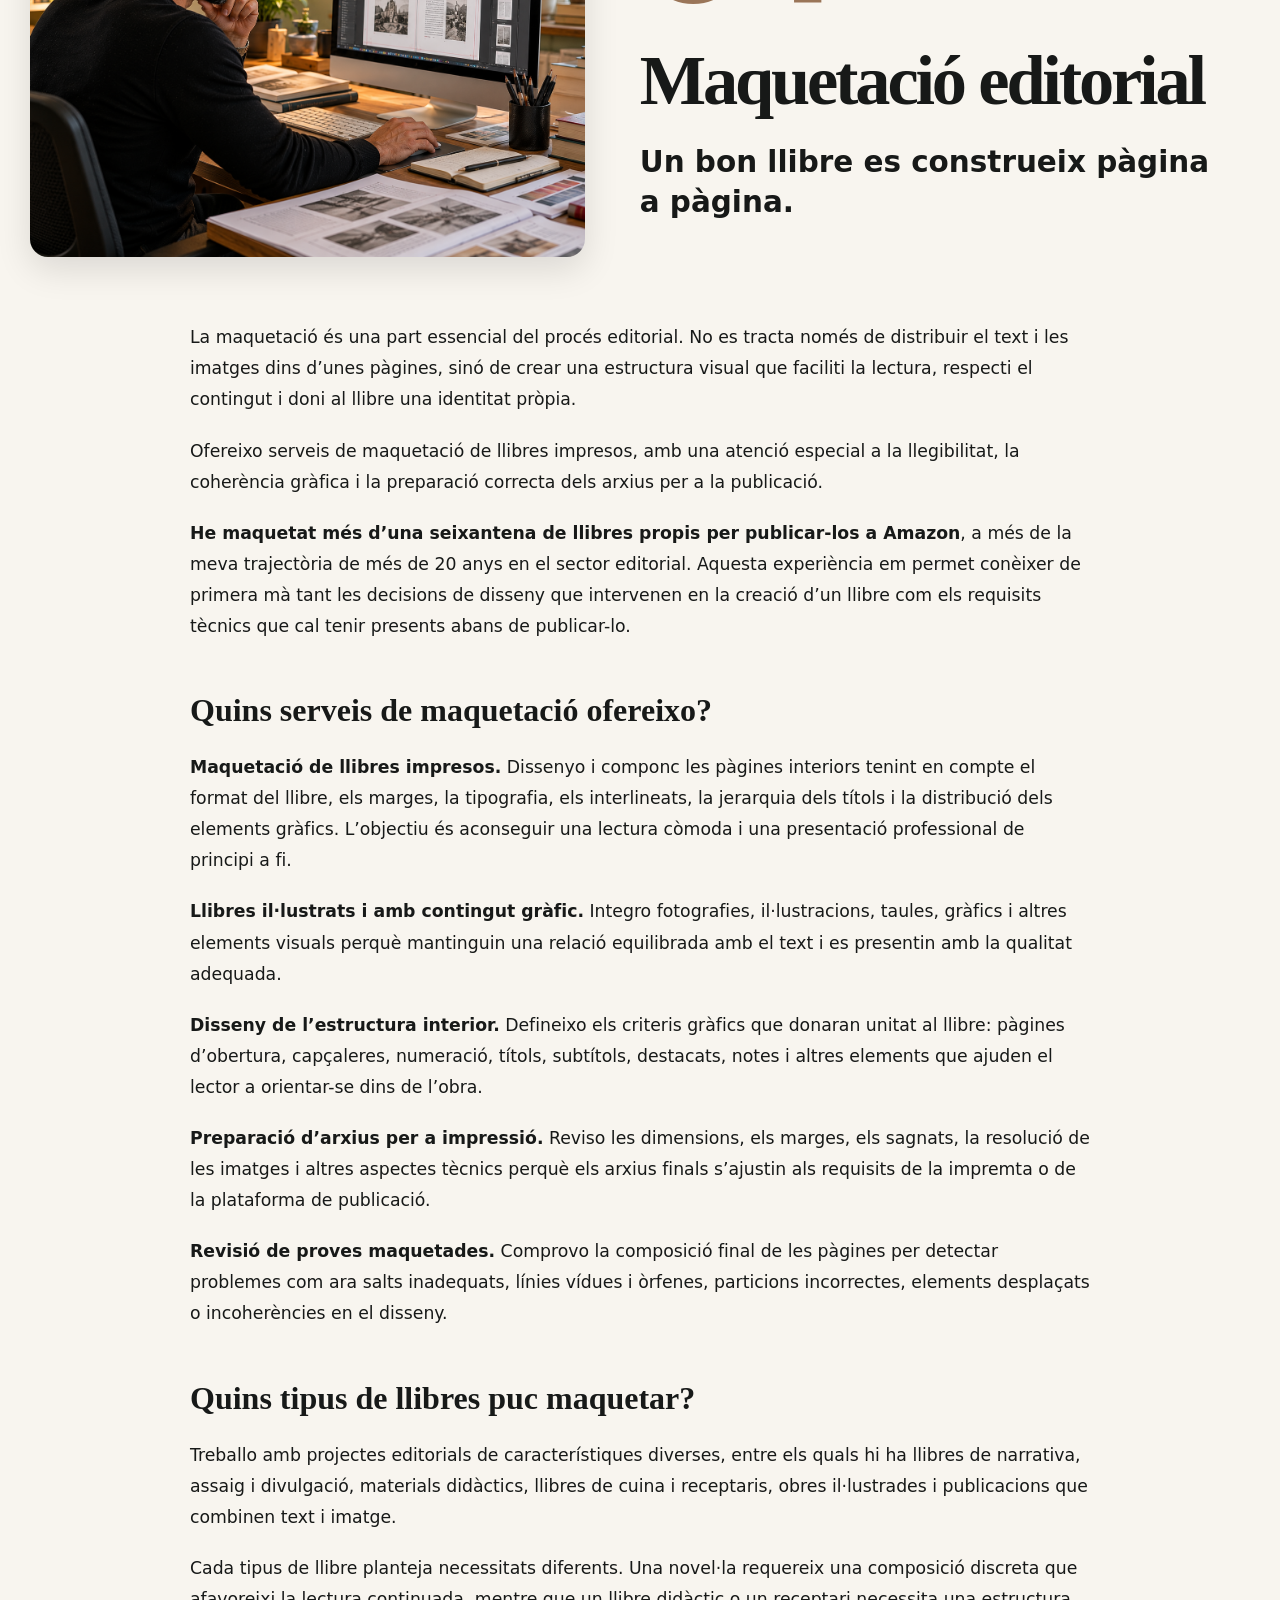
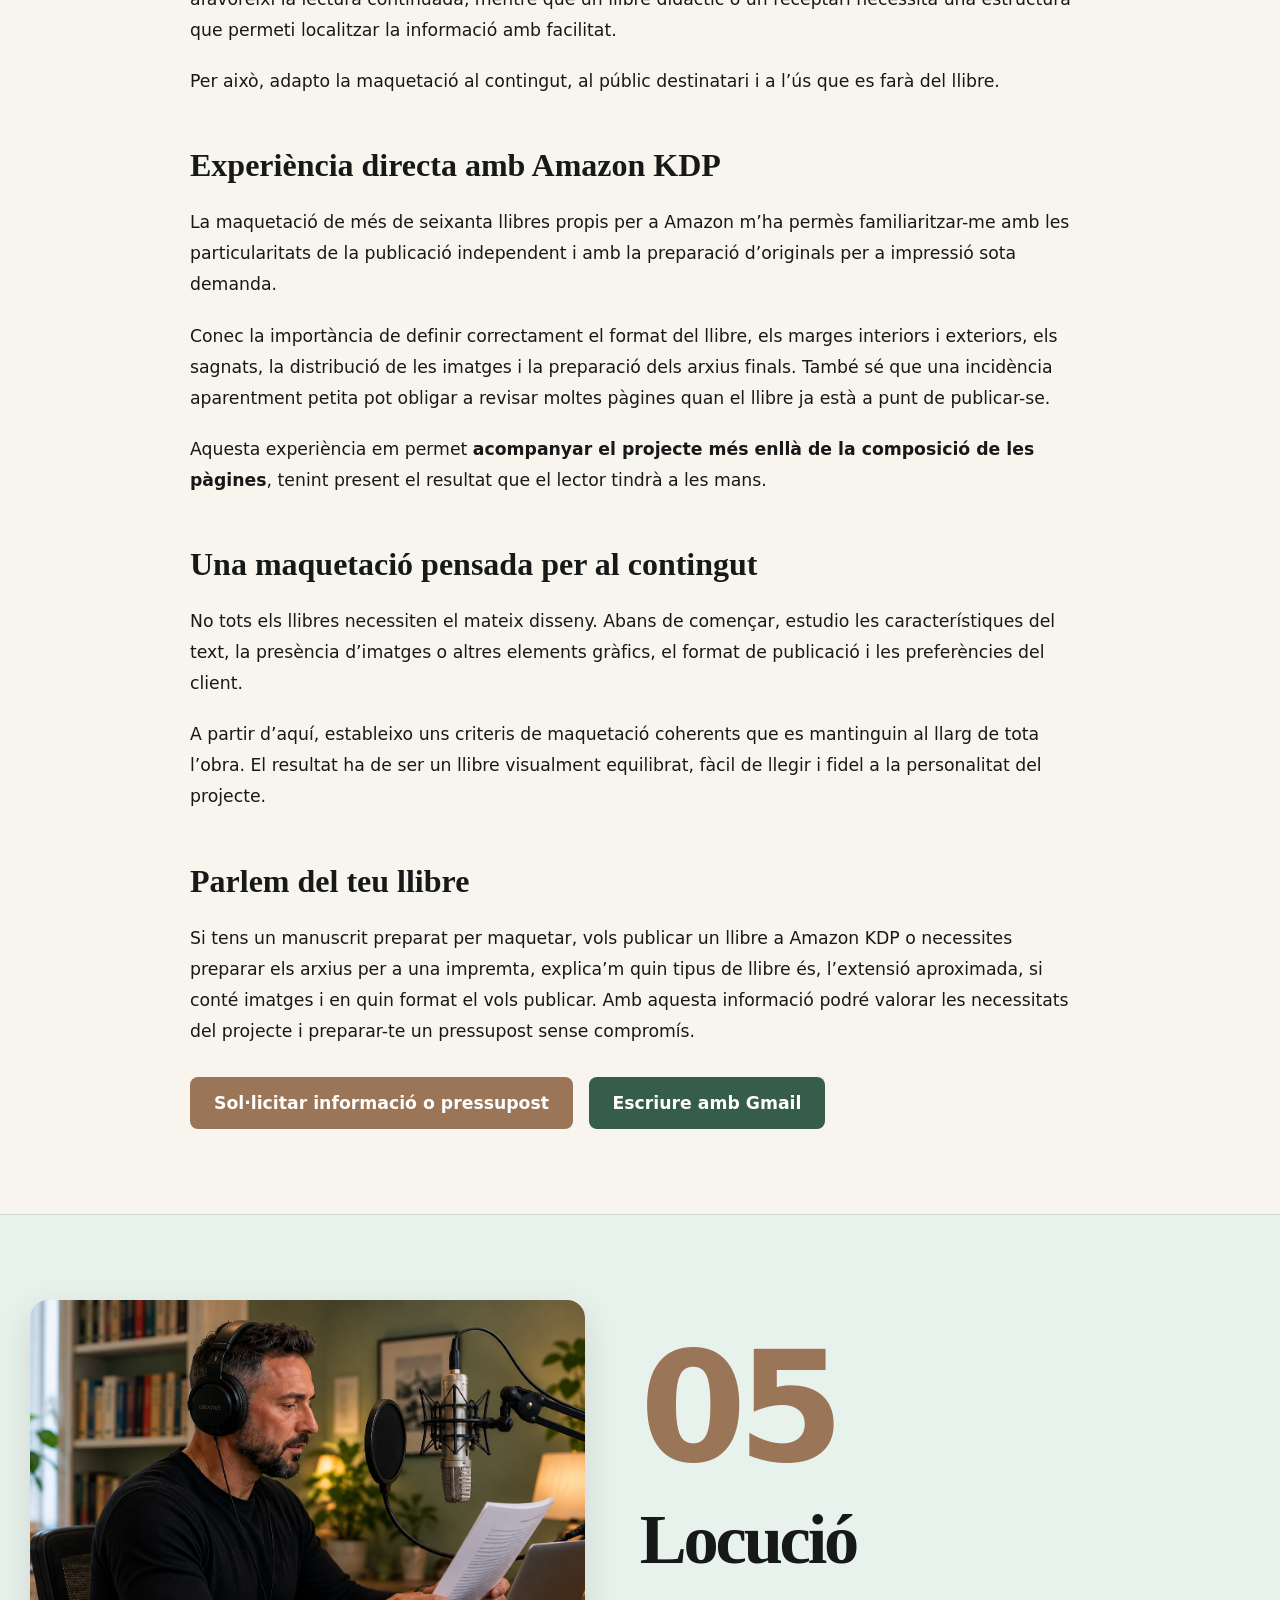
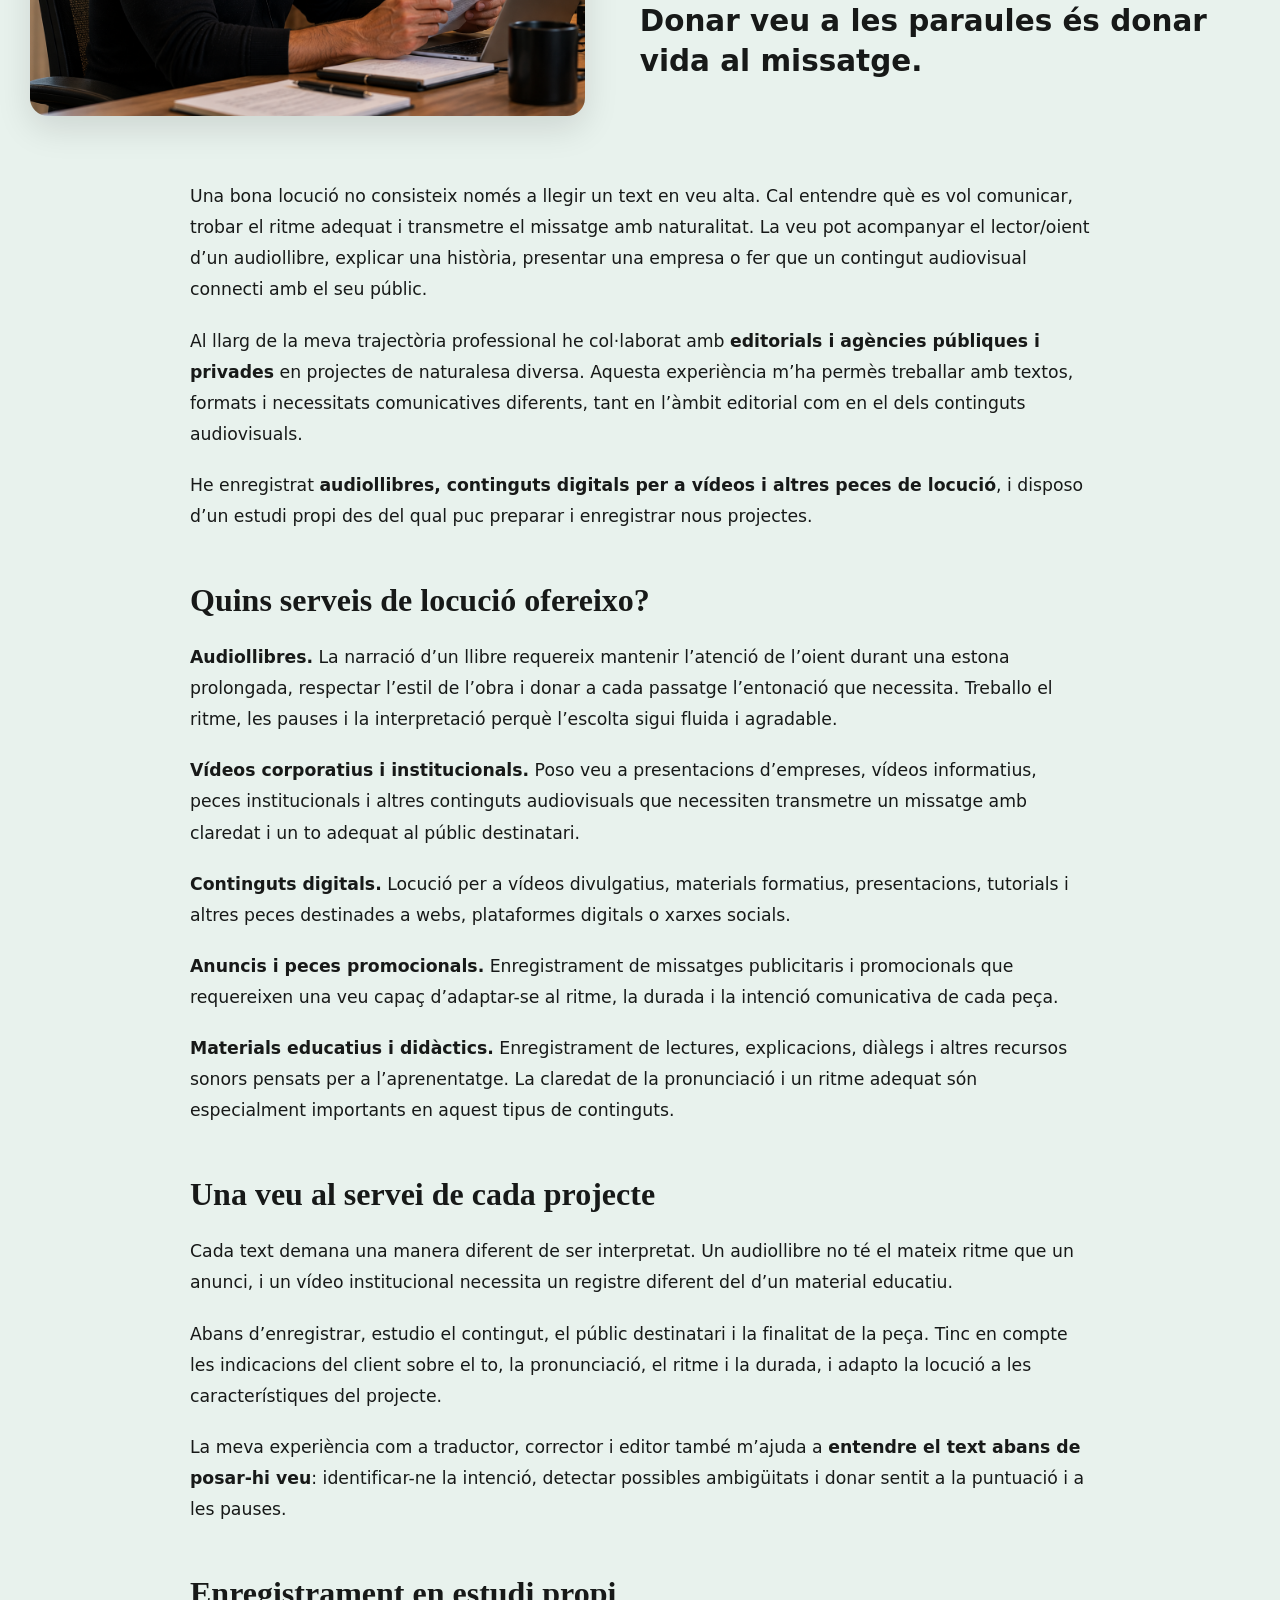
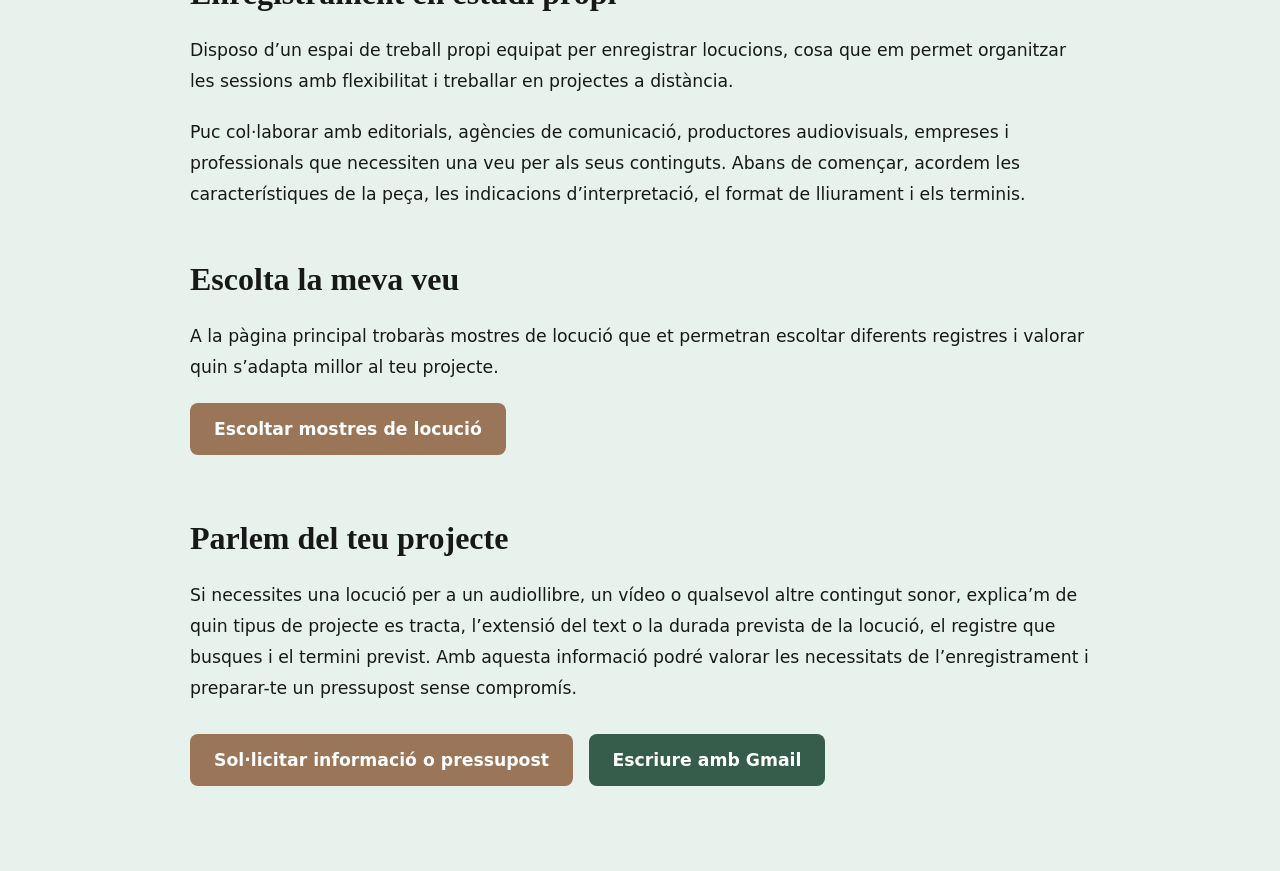
<file: serveis.html>
<!DOCTYPE html>
<html lang="ca">
<head>
  <meta charset="UTF-8">
  <meta name="viewport" content="width=device-width, initial-scale=1.0">
  <title>Serveis lingüístics i editorials | Jordi Conde Baltrons</title>
  <meta name="description" content="Serveis de traducció, correcció, edició de llibres, maquetació editorial i locució de Jordi Conde Baltrons.">
  <link rel="icon" type="image/png" href="favicon-verger-de-lletres-512.png">
  <link rel="stylesheet" href="styles.css">
</head>

<body>
  <a class="serveis-logo" href="index.html" aria-label="Tornar a la pàgina principal">
  <img src="assets/verger-de-lletres.png" alt="Verger de Lletres">
</a>
  <a class="back-home" href="index.html">← Torna a la pàgina principal</a>

  <main class="serveis-page">

    <section class="serveis-intro">
      <div class="wrap">
        <h1>Serveis lingüístics i editorials</h1>
        <p>Ofereixo serveis de traducció, correcció, edició de llibres, maquetació editorial i locució. Descobreix què inclou cada servei i com et puc ajudar amb el teu projecte.</p>
      </div>
    </section>

    <!-- 01 · Traducció -->
    <section class="servei-detall" id="traduccio">
      <div class="wrap">

        <div class="servei-capcalera">
          <img src="assets/servei-traduccio.png" alt="Jordi Conde Baltrons treballant en una traducció">

          <div class="servei-capcalera-text">
            <span class="servei-numero">01</span>
            <h2>Traducció</h2>
            <p class="servei-frase">Cada text té una veu. La traducció l’ha de conservar.</p>
          </div>
        </div>

        <div class="servei-contingut">
          <p>Traduir no és substituir paraules d’una llengua per les d’una altra. És entendre què vol transmetre un text i trobar la manera de dir-ho amb naturalitat, precisió i el registre adequat. Una bona traducció ha de respectar l’original i, alhora, permetre que el lector la llegeixi com si hagués estat escrita directament en la seva llengua.</p>

          <p>Ofereixo serveis de traducció per a agències, editorials, empreses i professionals que necessiten textos cuidats, coherents i preparats per arribar al seu públic.</p>

          <h3>Quins textos puc traduir?</h3>

          <p><strong>Llibres i textos editorials.</strong> Obres de narrativa, llibres divulgatius, materials didàctics i altres projectes editorials en què cal mantenir la veu de l’autor, l’estil i la coherència del conjunt.</p>

          <p><strong>Articles i continguts informatius.</strong> Textos destinats a informar, explicar o divulgar, amb especial atenció a la claredat, la terminologia i la fluïdesa de la lectura.</p>

          <p><strong>Pàgines web i continguts digitals.</strong> Traducció i adaptació de textos perquè el missatge funcioni en la llengua d’arribada i mantingui un to coherent en totes les seccions.</p>

          <p><strong>Textos corporatius i de comunicació.</strong> Presentacions, catàlegs, materials informatius i altres continguts que requereixen una expressió clara i adequada als destinataris.</p>

          <h3>Combinacions lingüístiques</h3>

          <ul>
            <li>De l’anglès al català i al castellà.</li>
            <li>Del portuguès al català i al castellà.</li>
            <li>Del català al castellà i del castellà al català.</li>
          </ul>

          <h3>Una traducció acurada de principi a fi</h3>

          <p>En cada projecte presto atenció al sentit del text original, a la naturalitat de la redacció, a la coherència terminològica i a la uniformitat de l’estil. També tinc en compte les indicacions del client, el públic destinatari i les particularitats del format de publicació.</p>

          <p>La meva experiència en el món editorial em permet abordar la traducció tenint present no només el text, sinó també el procés posterior de revisió i publicació.</p>

          <h3>Parlem del teu projecte</h3>

          <p>Si necessites traduir un llibre, un conjunt de textos o un projecte puntual, explica’m de quin material es tracta, les llengües de treball i el termini previst, i et prepararé un pressupost sense compromís.</p>

          <a class="servei-contacte" href="mailto:jordi@vergerdelletres.cat?subject=Consulta%20sobre%20traducci%C3%B3">Sol·licitar informació o pressupost</a>
        <a class="servei-gmail" href="https://mail.google.com/mail/?view=cm&amp;fs=1&amp;to=jordi%40vergerdelletres.cat&amp;su=Consulta%20sobre%20traducci%C3%B3" target="_blank" rel="noopener noreferrer">Escriure amb Gmail</a>
        </div>

      </div>
    </section>

    <!-- 02 · Correcció -->
    <section class="servei-detall" id="correccio">
      <div class="wrap">

        <div class="servei-capcalera">
          <img src="assets/servei-correccio.png" alt="Jordi Conde Baltrons corregint un manuscrit">

          <div class="servei-capcalera-text">
            <span class="servei-numero">02</span>
            <h2>Correcció</h2>
            <p class="servei-frase">Un text ben escrit transmet confiança.</p>
          </div>
        </div>

        <div class="servei-contingut">
          <p>Un bon text no només ha de ser correcte des del punt de vista lingüístic. També ha de ser clar, coherent i agradable de llegir. Les errades ortogràfiques, les construccions poc naturals o les incoherències d’estil poden distreure el lector i restar força al missatge.</p>

          <p>Ofereixo serveis de correcció en català i castellà per a editorials, agències, empreses i professionals que volen publicar o presentar textos cuidats fins a l’últim detall.</p>

          <h3>Quins tipus de correcció ofereixo?</h3>

          <p><strong>Correcció ortotipogràfica.</strong> Reviso l’ortografia, l’accentuació, la puntuació, la gramàtica i els criteris tipogràfics del text. També comprovo l’ús coherent de majúscules i minúscules, cursives, cometes, abreviatures i altres convencions editorials.</p>

          <p><strong>Correcció d’estil.</strong> Treballo la claredat, la fluïdesa i la naturalitat de la redacció. Detecto repeticions innecessàries, frases confuses, construccions forçades i canvis de registre, i proposo millores que respectin la intenció i la veu de l’autor.</p>

          <p><strong>Unificació de criteris.</strong> En documents extensos i projectes editorials, vetllo perquè la terminologia, les convencions tipogràfiques i les decisions d’estil es mantinguin coherents de principi a fi.</p>

          <p><strong>Revisió de proves.</strong> Abans de publicar o imprimir un llibre, reviso les proves maquetades per detectar errades que hagin pogut passar desapercebudes, problemes de partició de paraules i altres detalls que afectin la presentació final del text.</p>

          <h3>Quins textos puc corregir?</h3>

          <p><strong>Llibres i manuscrits.</strong> Narrativa, assaig, obres divulgatives, llibres pràctics i materials didàctics que necessiten una revisió lingüística i editorial abans de publicar-se.</p>

          <p><strong>Articles i publicacions.</strong> Textos informatius, divulgatius i especialitzats en què la precisió i la claredat són essencials.</p>

          <p><strong>Pàgines web i continguts digitals.</strong> Revisió de textos perquè mantinguin un estil coherent, una expressió natural i una imatge professional.</p>

          <p><strong>Documents corporatius i materials de comunicació.</strong> Presentacions, catàlegs, informes, fullets i altres documents destinats a clients, col·laboradors o públic general.</p>

          <h3>Respectar la veu de qui escriu</h3>

          <p>Corregir no significa reescriure un text segons les preferències del corrector. Cada autor i cada projecte tenen un estil propi que cal preservar.</p>

          <p>Per això, distingeixo entre les errades que s’han de corregir i les decisions estilístiques que convé respectar. Quan una frase admet diverses solucions, busco la que s’adapta millor al context, al registre i al públic destinatari.</p>

          <p>La meva experiència en el sector editorial em permet abordar la correcció tenint en compte tant la qualitat lingüística com les necessitats del procés de publicació.</p>

          <h3>Parlem del teu projecte</h3>

          <p>Si tens un llibre, un manuscrit o qualsevol altre text que necessita una revisió, indica’m de quin tipus de document es tracta, la llengua, l’extensió aproximada i el termini previst, i et prepararé un pressupost sense compromís.</p>

          <a class="servei-contacte" href="mailto:jordi@vergerdelletres.cat?subject=Consulta%20sobre%20correcci%C3%B3">Sol·licitar informació o pressupost</a>
        <a class="servei-gmail" href="https://mail.google.com/mail/?view=cm&amp;fs=1&amp;to=jordi%40vergerdelletres.cat&amp;su=Consulta%20sobre%20correcci%C3%B3" target="_blank" rel="noopener noreferrer">Escriure amb Gmail</a>
        </div>

      </div>
    </section>

    <!-- 03 · Edició de llibres -->
    <section class="servei-detall" id="edicio">
      <div class="wrap">

        <div class="servei-capcalera">
          <img src="assets/servei-edicio.png" alt="Jordi Conde Baltrons revisant materials d’un projecte editorial">

          <div class="servei-capcalera-text">
            <span class="servei-numero">03</span>
            <h2>Edició de llibres</h2>
            <p class="servei-frase">De la primera pàgina al llibre acabat.</p>
          </div>
        </div>

        <div class="servei-contingut">
          <p>Publicar un llibre és molt més que disposar d’un bon manuscrit. Cal prendre decisions editorials, coordinar professionals de diferents especialitats i tenir cura de cada fase del procés perquè el resultat sigui una obra coherent, ben presentada i preparada per arribar als lectors.</p>

          <p><strong>Tinc més de 20 anys d’experiència en l’edició de llibres de temàtiques i característiques molt diverses.</strong> Al llarg d’aquest temps he treballat en projectes que requereixen tant una visió global del llibre com una atenció minuciosa als detalls. M’encarrego de gestionar i coordinar els professionals que intervenen en cada obra perquè totes les peces encaixin i el llibre es publiqui amb cara i ulls.</p>

          <h3>Què inclou el servei d’edició?</h3>

          <p><strong>Planificació editorial.</strong> Estudio les característiques del projecte, les necessitats del manuscrit, el públic al qual s’adreça i el format de publicació. A partir d’aquí, estableixo les fases de treball, els recursos necessaris i un calendari realista.</p>

          <p><strong>Coordinació de l’equip.</strong> Gestiono i coordino equips de traductors, correctors, il·lustradors, maquetistes i assessors segons les necessitats de cada llibre. Vetllo perquè tothom treballi amb criteris compartits, disposi de les indicacions necessàries i compleixi els terminis acordats.</p>

          <p><strong>Seguiment dels textos.</strong> Superviso el procés de traducció, revisió i correcció per garantir la coherència del conjunt. Quan hi intervenen diversos professionals, és especialment important unificar criteris lingüístics, terminològics i editorials.</p>

          <p><strong>Il·lustració i elements gràfics.</strong> Coordino la preparació de les il·lustracions, les fotografies, els gràfics i altres recursos visuals perquè s’integrin correctament amb el contingut i responguin a les necessitats de l’obra.</p>

          <p><strong>Maquetació i preparació dels originals.</strong> Faig el seguiment del disseny interior, la composició de les pàgines i la preparació dels arxius per a la publicació impresa. Comprovo que els textos i els elements gràfics s’hagin incorporat correctament i que el llibre mantingui una presentació uniforme.</p>

          <p><strong>Revisió final i publicació.</strong> Coordino la revisió de les proves i els últims ajustos abans de donar el llibre per acabat. L’objectiu és detectar i resoldre possibles incidències abans que arribin al lector.</p>

          <h3>Un interlocutor per a tot el projecte</h3>

          <p>Quan en l’edició d’un llibre intervenen diversos professionals, la comunicació i la coordinació són tan importants com la qualitat de cadascuna de les feines.</p>

          <p>Puc assumir la gestió editorial del projecte perquè el client no hagi de supervisar individualment cada fase ni fer d’intermediari entre tots els col·laboradors. M’encarrego de transmetre les indicacions, resoldre dubtes, fer el seguiment de les tasques i mantenir una visió de conjunt fins a la finalització de l’obra.</p>

          <p>Aquesta manera de treballar també em permet col·laborar amb <strong>editorials i agències que necessiten reforç en la coordinació de projectes</strong>, ja sigui per assumir un llibre complet o per gestionar una part concreta del procés editorial.</p>

          <h3>L’experiència de publicar llibres propis</h3>

          <p>A més de la meva trajectòria professional en el sector editorial, he editat una seixantena de llibres propis. Aquesta experiència m’ha permès treballar directament en totes les fases de creació i publicació: des de l’organització dels continguts fins a la revisió final, la maquetació i la preparació dels arxius per a impressió.</p>

          <p>Conèixer el procés des de dins m’ajuda a anticipar problemes, entendre les necessitats dels diferents professionals i prendre decisions pensant sempre en el resultat final.</p>

          <h3>Parlem del teu projecte editorial</h3>

          <p>Si tens un manuscrit que vols convertir en llibre, necessites coordinar un equip de professionals o busques suport per gestionar una publicació, explica’m en quin punt es troba el projecte, quin tipus de llibre vols publicar i quins serveis necessites. Estudiarem la millor manera d’organitzar la feina i et prepararé un pressupost sense compromís.</p>

          <a class="servei-contacte" href="mailto:jordi@vergerdelletres.cat?subject=Consulta%20sobre%20edici%C3%B3%20de%20llibres">Sol·licitar informació o pressupost</a>
        <a class="servei-gmail" href="https://mail.google.com/mail/?view=cm&amp;fs=1&amp;to=jordi%40vergerdelletres.cat&amp;su=Consulta%20sobre%20edici%C3%B3%20de%20llibres" target="_blank" rel="noopener noreferrer">Escriure amb Gmail</a>
        </div>

      </div>
    </section>

    <!-- 04 · Maquetació editorial -->
    <section class="servei-detall" id="maquetacio">
      <div class="wrap">

        <div class="servei-capcalera">
          <img src="assets/servei-maquetacio.png" alt="Jordi Conde Baltrons treballant en la maquetació d’un llibre">

          <div class="servei-capcalera-text">
            <span class="servei-numero">04</span>
            <h2>Maquetació editorial</h2>
            <p class="servei-frase">Un bon llibre es construeix pàgina a pàgina.</p>
          </div>
        </div>

        <div class="servei-contingut">
          <p>La maquetació és una part essencial del procés editorial. No es tracta només de distribuir el text i les imatges dins d’unes pàgines, sinó de crear una estructura visual que faciliti la lectura, respecti el contingut i doni al llibre una identitat pròpia.</p>

          <p>Ofereixo serveis de maquetació de llibres impresos, amb una atenció especial a la llegibilitat, la coherència gràfica i la preparació correcta dels arxius per a la publicació.</p>

          <p><strong>He maquetat més d’una seixantena de llibres propis per publicar-los a Amazon</strong>, a més de la meva trajectòria de més de 20 anys en el sector editorial. Aquesta experiència em permet conèixer de primera mà tant les decisions de disseny que intervenen en la creació d’un llibre com els requisits tècnics que cal tenir presents abans de publicar-lo.</p>

          <h3>Quins serveis de maquetació ofereixo?</h3>

          <p><strong>Maquetació de llibres impresos.</strong> Dissenyo i componc les pàgines interiors tenint en compte el format del llibre, els marges, la tipografia, els interlineats, la jerarquia dels títols i la distribució dels elements gràfics. L’objectiu és aconseguir una lectura còmoda i una presentació professional de principi a fi.</p>

          <p><strong>Llibres il·lustrats i amb contingut gràfic.</strong> Integro fotografies, il·lustracions, taules, gràfics i altres elements visuals perquè mantinguin una relació equilibrada amb el text i es presentin amb la qualitat adequada.</p>

          <p><strong>Disseny de l’estructura interior.</strong> Defineixo els criteris gràfics que donaran unitat al llibre: pàgines d’obertura, capçaleres, numeració, títols, subtítols, destacats, notes i altres elements que ajuden el lector a orientar-se dins de l’obra.</p>

          <p><strong>Preparació d’arxius per a impressió.</strong> Reviso les dimensions, els marges, els sagnats, la resolució de les imatges i altres aspectes tècnics perquè els arxius finals s’ajustin als requisits de la impremta o de la plataforma de publicació.</p>

          <p><strong>Revisió de proves maquetades.</strong> Comprovo la composició final de les pàgines per detectar problemes com ara salts inadequats, línies vídues i òrfenes, particions incorrectes, elements desplaçats o incoherències en el disseny.</p>

          <h3>Quins tipus de llibres puc maquetar?</h3>

          <p>Treballo amb projectes editorials de característiques diverses, entre els quals hi ha llibres de narrativa, assaig i divulgació, materials didàctics, llibres de cuina i receptaris, obres il·lustrades i publicacions que combinen text i imatge.</p>

          <p>Cada tipus de llibre planteja necessitats diferents. Una novel·la requereix una composició discreta que afavoreixi la lectura continuada, mentre que un llibre didàctic o un receptari necessita una estructura que permeti localitzar la informació amb facilitat.</p>

          <p>Per això, adapto la maquetació al contingut, al públic destinatari i a l’ús que es farà del llibre.</p>

          <h3>Experiència directa amb Amazon KDP</h3>

          <p>La maquetació de més de seixanta llibres propis per a Amazon m’ha permès familiaritzar-me amb les particularitats de la publicació independent i amb la preparació d’originals per a impressió sota demanda.</p>

          <p>Conec la importància de definir correctament el format del llibre, els marges interiors i exteriors, els sagnats, la distribució de les imatges i la preparació dels arxius finals. També sé que una incidència aparentment petita pot obligar a revisar moltes pàgines quan el llibre ja està a punt de publicar-se.</p>

          <p>Aquesta experiència em permet <strong>acompanyar el projecte més enllà de la composició de les pàgines</strong>, tenint present el resultat que el lector tindrà a les mans.</p>

          <h3>Una maquetació pensada per al contingut</h3>

          <p>No tots els llibres necessiten el mateix disseny. Abans de començar, estudio les característiques del text, la presència d’imatges o altres elements gràfics, el format de publicació i les preferències del client.</p>

          <p>A partir d’aquí, estableixo uns criteris de maquetació coherents que es mantinguin al llarg de tota l’obra. El resultat ha de ser un llibre visualment equilibrat, fàcil de llegir i fidel a la personalitat del projecte.</p>

          <h3>Parlem del teu llibre</h3>

          <p>Si tens un manuscrit preparat per maquetar, vols publicar un llibre a Amazon KDP o necessites preparar els arxius per a una impremta, explica’m quin tipus de llibre és, l’extensió aproximada, si conté imatges i en quin format el vols publicar. Amb aquesta informació podré valorar les necessitats del projecte i preparar-te un pressupost sense compromís.</p>

          <a class="servei-contacte" href="mailto:jordi@vergerdelletres.cat?subject=Consulta%20sobre%20maquetaci%C3%B3%20editorial">Sol·licitar informació o pressupost</a>
        <a class="servei-gmail" href="https://mail.google.com/mail/?view=cm&amp;fs=1&amp;to=jordi%40vergerdelletres.cat&amp;su=Consulta%20sobre%20maquetaci%C3%B3%20editorial" target="_blank" rel="noopener noreferrer">Escriure amb Gmail</a>
        </div>

      </div>
    </section>

    <!-- 05 · Locució -->
    <section class="servei-detall" id="locucio">
      <div class="wrap">

        <div class="servei-capcalera">
          <img src="assets/servei-locucio.png" alt="Jordi Conde Baltrons enregistrant una locució al seu estudi">

          <div class="servei-capcalera-text">
            <span class="servei-numero">05</span>
            <h2>Locució</h2>
            <p class="servei-frase">Donar veu a les paraules és donar vida al missatge.</p>
          </div>
        </div>

        <div class="servei-contingut">
          <p>Una bona locució no consisteix només a llegir un text en veu alta. Cal entendre què es vol comunicar, trobar el ritme adequat i transmetre el missatge amb naturalitat. La veu pot acompanyar el lector/oient d’un audiollibre, explicar una història, presentar una empresa o fer que un contingut audiovisual connecti amb el seu públic.</p>

          <p>Al llarg de la meva trajectòria professional he col·laborat amb <strong>editorials i agències públiques i privades</strong> en projectes de naturalesa diversa. Aquesta experiència m’ha permès treballar amb textos, formats i necessitats comunicatives diferents, tant en l’àmbit editorial com en el dels continguts audiovisuals.</p>

          <p>He enregistrat <strong>audiollibres, continguts digitals per a vídeos i altres peces de locució</strong>, i disposo d’un estudi propi des del qual puc preparar i enregistrar nous projectes.</p>

          <h3>Quins serveis de locució ofereixo?</h3>

          <p><strong>Audiollibres.</strong> La narració d’un llibre requereix mantenir l’atenció de l’oient durant una estona prolongada, respectar l’estil de l’obra i donar a cada passatge l’entonació que necessita. Treballo el ritme, les pauses i la interpretació perquè l’escolta sigui fluida i agradable.</p>

          <p><strong>Vídeos corporatius i institucionals.</strong> Poso veu a presentacions d’empreses, vídeos informatius, peces institucionals i altres continguts audiovisuals que necessiten transmetre un missatge amb claredat i un to adequat al públic destinatari.</p>

          <p><strong>Continguts digitals.</strong> Locució per a vídeos divulgatius, materials formatius, presentacions, tutorials i altres peces destinades a webs, plataformes digitals o xarxes socials.</p>

          <p><strong>Anuncis i peces promocionals.</strong> Enregistrament de missatges publicitaris i promocionals que requereixen una veu capaç d’adaptar-se al ritme, la durada i la intenció comunicativa de cada peça.</p>

          <p><strong>Materials educatius i didàctics.</strong> Enregistrament de lectures, explicacions, diàlegs i altres recursos sonors pensats per a l’aprenentatge. La claredat de la pronunciació i un ritme adequat són especialment importants en aquest tipus de continguts.</p>

          <h3>Una veu al servei de cada projecte</h3>

          <p>Cada text demana una manera diferent de ser interpretat. Un audiollibre no té el mateix ritme que un anunci, i un vídeo institucional necessita un registre diferent del d’un material educatiu.</p>

          <p>Abans d’enregistrar, estudio el contingut, el públic destinatari i la finalitat de la peça. Tinc en compte les indicacions del client sobre el to, la pronunciació, el ritme i la durada, i adapto la locució a les característiques del projecte.</p>

          <p>La meva experiència com a traductor, corrector i editor també m’ajuda a <strong>entendre el text abans de posar-hi veu</strong>: identificar-ne la intenció, detectar possibles ambigüitats i donar sentit a la puntuació i a les pauses.</p>

          <h3>Enregistrament en estudi propi</h3>

          <p>Disposo d’un espai de treball propi equipat per enregistrar locucions, cosa que em permet organitzar les sessions amb flexibilitat i treballar en projectes a distància.</p>

          <p>Puc col·laborar amb editorials, agències de comunicació, productores audiovisuals, empreses i professionals que necessiten una veu per als seus continguts. Abans de començar, acordem les característiques de la peça, les indicacions d’interpretació, el format de lliurament i els terminis.</p>

          <h3>Escolta la meva veu</h3>

          <p>A la pàgina principal trobaràs mostres de locució que et permetran escoltar diferents registres i valorar quin s’adapta millor al teu projecte.</p>

          <a class="servei-mostres" href="index.html#veu">Escoltar mostres de locució</a>

          <h3>Parlem del teu projecte</h3>

          <p>Si necessites una locució per a un audiollibre, un vídeo o qualsevol altre contingut sonor, explica’m de quin tipus de projecte es tracta, l’extensió del text o la durada prevista de la locució, el registre que busques i el termini previst. Amb aquesta informació podré valorar les necessitats de l’enregistrament i preparar-te un pressupost sense compromís.</p>

          <a class="servei-contacte" href="mailto:jordi@vergerdelletres.cat?subject=Consulta%20sobre%20locuci%C3%B3">Sol·licitar informació o pressupost</a>
        <a class="servei-gmail" href="https://mail.google.com/mail/?view=cm&amp;fs=1&amp;to=jordi%40vergerdelletres.cat&amp;su=Consulta%20sobre%20locuci%C3%B3" target="_blank" rel="noopener noreferrer">Escriure amb Gmail</a>
        </div>

      </div>
    </section>

    </main>

  <a class="back-to-top" href="#" aria-label="Tornar al principi de la pàgina">↑ Amunt</a>
  <script src="script.js"></script>
</body>
</html>
</file>
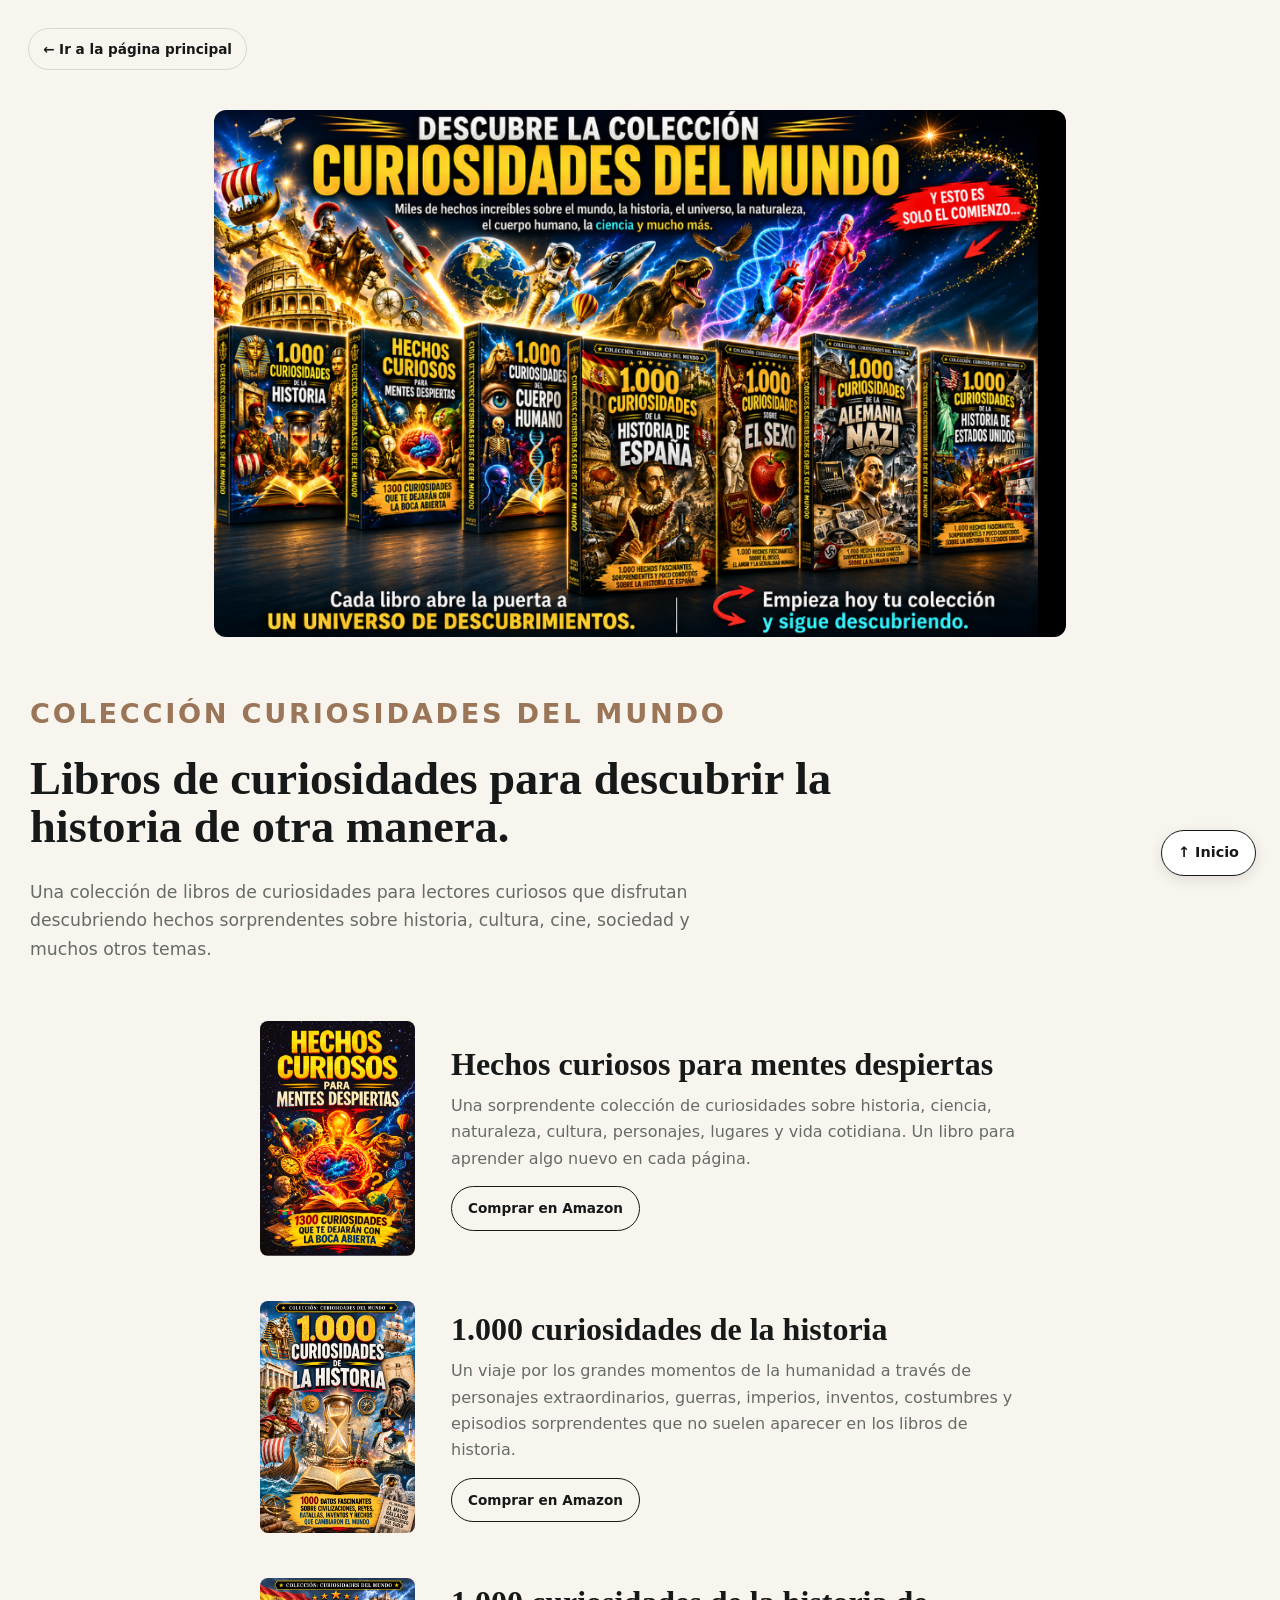
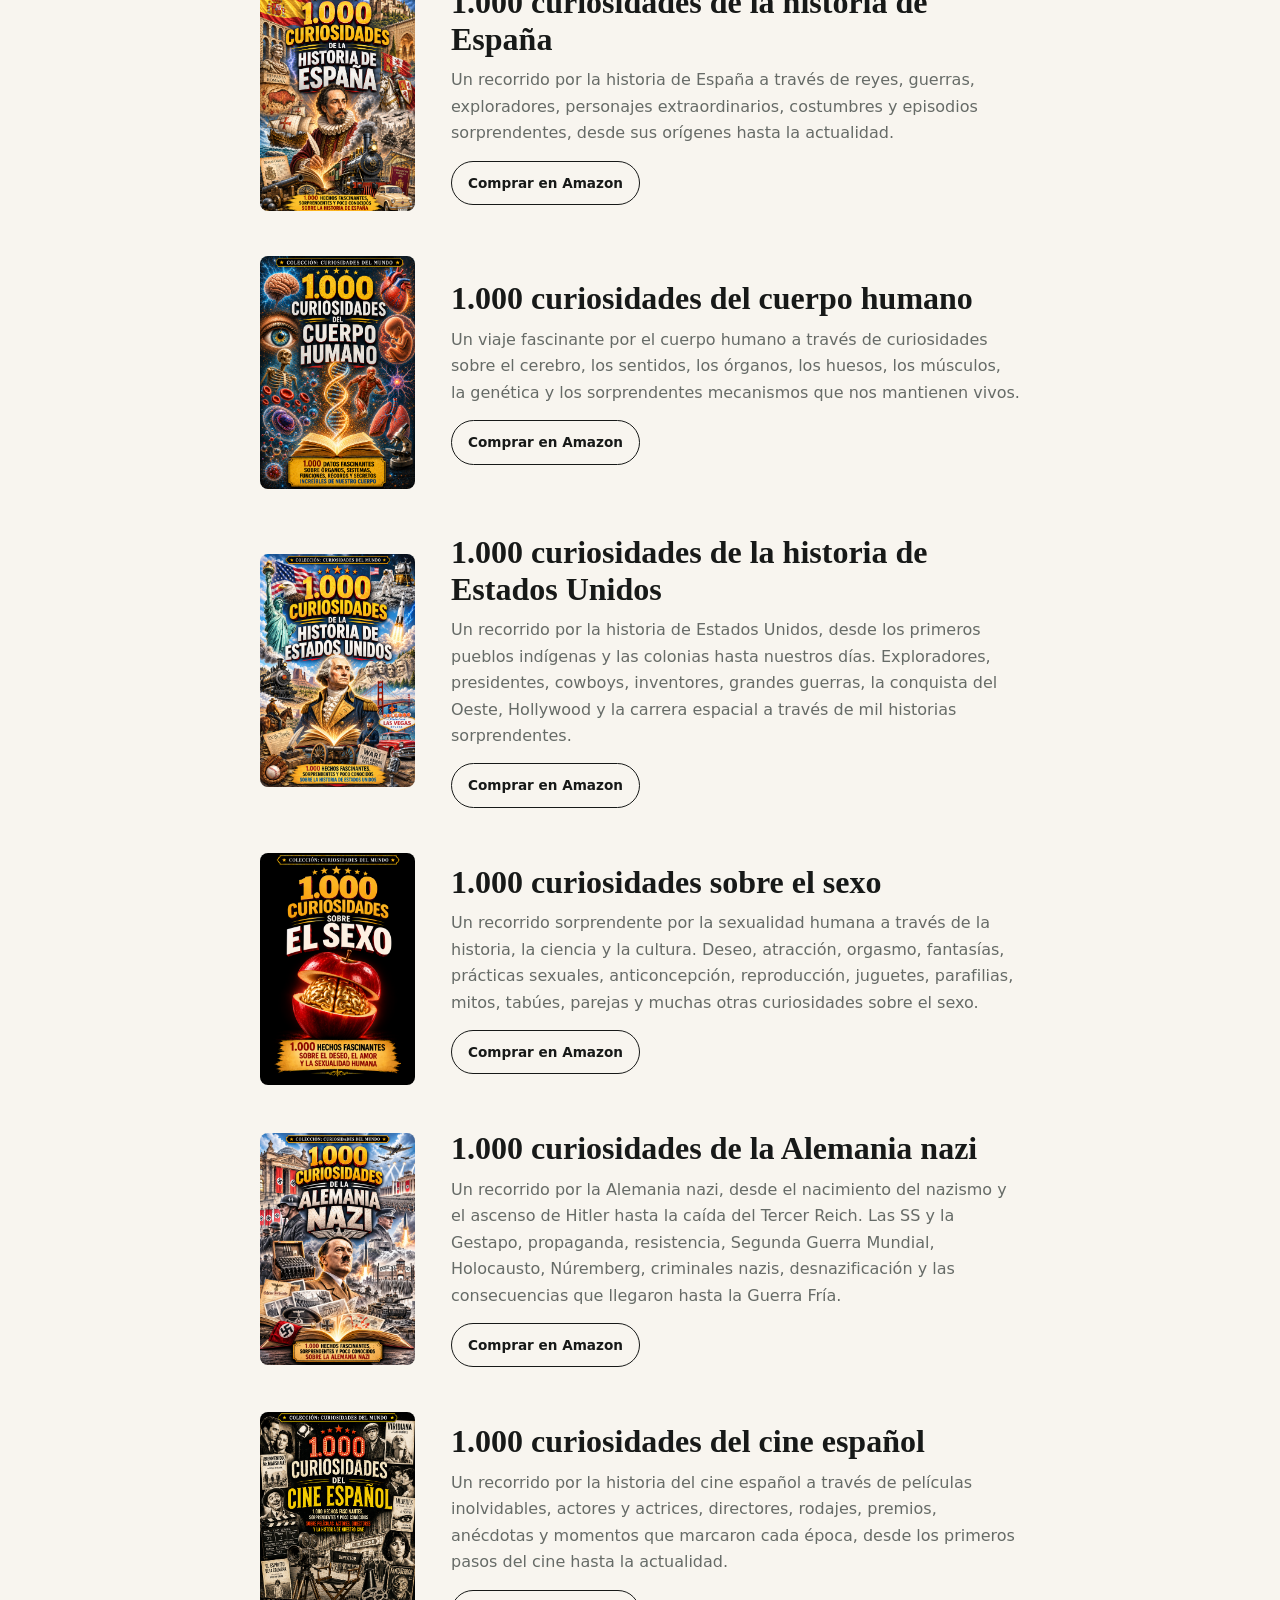
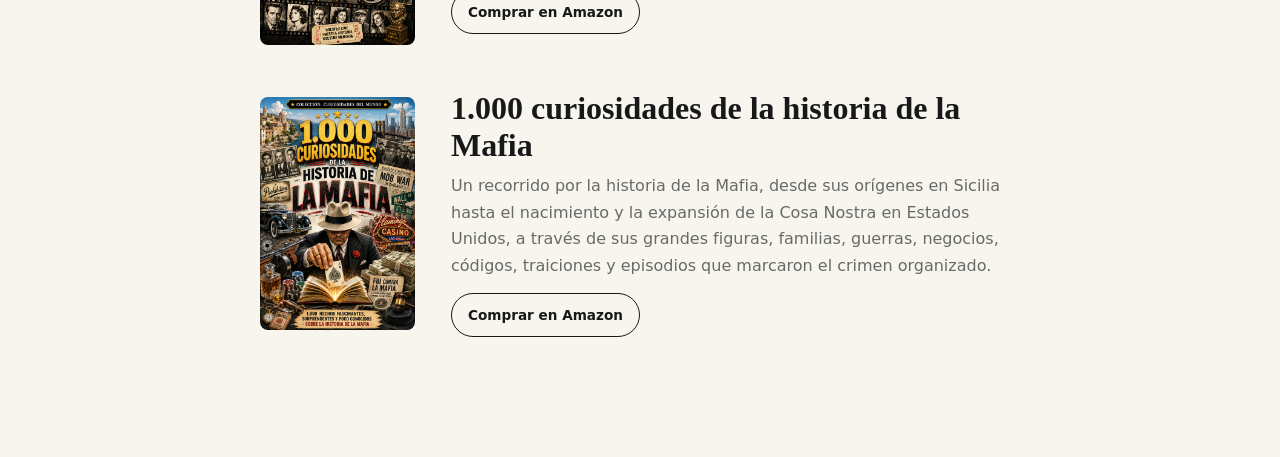
<file: es/curiosidades-del-mundo.html>
<!DOCTYPE html>
<html lang="es">
<head>
  <meta charset="UTF-8">
  <meta name="viewport" content="width=device-width, initial-scale=1.0">

  <title>Libros de curiosidades | Colección Curiosidades del Mundo</title>

  <meta name="description" content="Descubre la colección Curiosidades del Mundo: libros de curiosidades sobre historia, cultura, cine, sociedad y hechos sorprendentes para lectores curiosos.">
  <link rel="canonical" href="https://vergerdelletres.cat/es/curiosidades-del-mundo.html">
  <link rel="icon" type="image/png" href="../favicon-verger-de-lletres-512.png">
  <link rel="stylesheet" href="../styles.css">
</head>

<body>

<a class="back-home" href="index.html">← Ir a la página principal</a>

<main>
<div class="collection-banner">
  <img src="../assets/curiosidades-del-mundo-banner.png" alt="Colección Curiosidades del Mundo">
</div>
  <section class="section collection-section">
    <div class="wrap">

      <div class="section-head reveal">
        <p class="kicker books-kicker">Colección Curiosidades del Mundo</p>

        <h1 class="collection-title">Libros de curiosidades para descubrir la historia de otra manera.</h1>

        <p>Una colección de libros de curiosidades para lectores curiosos que disfrutan descubriendo hechos sorprendentes sobre historia, cultura, cine, sociedad y muchos otros temas.</p>
      </div>
      <div class="curiosity-grid">

        <article class="curiosity-card reveal">
          <img src="../assets/hechos-curiosos-mentes-despiertas.png" alt="Hechos curiosos para mentes despiertas, libro de curiosidades">

          <div class="curiosity-info">
            <h2>Hechos curiosos para mentes despiertas</h2>

            <p>Una sorprendente colección de curiosidades sobre historia, ciencia, naturaleza, cultura, personajes, lugares y vida cotidiana. Un libro para aprender algo nuevo en cada página.</p>

            <a class="book-buy" href="https://amzn.eu/d/0eB2DOGQ" target="_blank" rel="noopener">Comprar en Amazon</a>
          </div>
        </article>
        <article class="curiosity-card reveal">
          <img src="../assets/1000-curiosidades-historia.png" alt="1.000 curiosidades de la historia, libro de curiosidades históricas">

          <div class="curiosity-info">
            <h2>1.000 curiosidades de la historia</h2>

            <p>Un viaje por los grandes momentos de la humanidad a través de personajes extraordinarios, guerras, imperios, inventos, costumbres y episodios sorprendentes que no suelen aparecer en los libros de historia.</p>

            <a class="book-buy" href="https://amzn.eu/d/0d7Uqmqx" target="_blank" rel="noopener">Comprar en Amazon</a>
          </div>
        </article>
                <article class="curiosity-card reveal">
          <img src="../assets/1000-curiosidades-historia-espana.png" alt="1.000 curiosidades de la historia de España, libro de curiosidades históricas">

          <div class="curiosity-info">
            <h2>1.000 curiosidades de la historia de España</h2>

            <p>Un recorrido por la historia de España a través de reyes, guerras, exploradores, personajes extraordinarios, costumbres y episodios sorprendentes, desde sus orígenes hasta la actualidad.</p>

            <a class="book-buy" href="https://amzn.eu/d/021TUt82" target="_blank" rel="noopener">Comprar en Amazon</a>
          </div>
        </article>
                <article class="curiosity-card reveal">
          <img src="../assets/1000-curiosidades-cuerpo-humano.png" alt="1.000 curiosidades del cuerpo humano, libro de curiosidades sobre el cuerpo humano">

          <div class="curiosity-info">
            <h2>1.000 curiosidades del cuerpo humano</h2>

            <p>Un viaje fascinante por el cuerpo humano a través de curiosidades sobre el cerebro, los sentidos, los órganos, los huesos, los músculos, la genética y los sorprendentes mecanismos que nos mantienen vivos.</p>

            <a class="book-buy" href="https://amzn.eu/d/04ZDYFLl" target="_blank" rel="noopener">Comprar en Amazon</a>
          </div>
        </article>
                <article class="curiosity-card reveal">
          <img src="../assets/1000-curiosidades-historia-estados-unidos.png" alt="1.000 curiosidades de la historia de Estados Unidos, libro de curiosidades históricas">

          <div class="curiosity-info">
            <h2>1.000 curiosidades de la historia de Estados Unidos</h2>

            <p>Un recorrido por la historia de Estados Unidos, desde los primeros pueblos indígenas y las colonias hasta nuestros días. Exploradores, presidentes, cowboys, inventores, grandes guerras, la conquista del Oeste, Hollywood y la carrera espacial a través de mil historias sorprendentes.</p>

            <a class="book-buy" href="https://amzn.eu/d/0i0uiv4L" target="_blank" rel="noopener">Comprar en Amazon</a>
          </div>
        </article>
                <article class="curiosity-card reveal">
          <img src="../assets/1000-curiosidades-sexo.png" alt="1.000 curiosidades sobre el sexo, libro de curiosidades sobre sexualidad">

          <div class="curiosity-info">
            <h2>1.000 curiosidades sobre el sexo</h2>

            <p>Un recorrido sorprendente por la sexualidad humana a través de la historia, la ciencia y la cultura. Deseo, atracción, orgasmo, fantasías, prácticas sexuales, anticoncepción, reproducción, juguetes, parafilias, mitos, tabúes, parejas y muchas otras curiosidades sobre el sexo.</p>

            <a class="book-buy" href="https://amzn.eu/d/02NufBE0" target="_blank" rel="noopener">Comprar en Amazon</a>
          </div>
        </article>
                <article class="curiosity-card reveal">
          <img src="../assets/1000-curiosidades-alemania-nazi.png" alt="1.000 curiosidades de la Alemania nazi, libro de curiosidades históricas">

          <div class="curiosity-info">
            <h2>1.000 curiosidades de la Alemania nazi</h2>

            <p>Un recorrido por la Alemania nazi, desde el nacimiento del nazismo y el ascenso de Hitler hasta la caída del Tercer Reich. Las SS y la Gestapo, propaganda, resistencia, Segunda Guerra Mundial, Holocausto, Núremberg, criminales nazis, desnazificación y las consecuencias que llegaron hasta la Guerra Fría.</p>

            <a class="book-buy" href="https://amzn.eu/d/0geLmtgP" target="_blank" rel="noopener">Comprar en Amazon</a>
          </div>
        </article>
        <article class="curiosity-card reveal">
  <img src="../assets/1000-curiosidades-cine-espanol.png" alt="1.000 curiosidades del cine español, libro de curiosidades sobre el cine español">
  <div class="curiosity-info">
    <h2>1.000 curiosidades del cine español</h2>
    <p>Un recorrido por la historia del cine español a través de películas inolvidables, actores y actrices, directores, rodajes, premios, anécdotas y momentos que marcaron cada época, desde los primeros pasos del cine hasta la actualidad.</p>
    <a class="book-buy" href="https://amzn.eu/d/0i4dFDcs" target="_blank" rel="noopener">Comprar en Amazon</a>
  </div>
</article>

<article class="curiosity-card reveal">
  <img src="../assets/1000-curiosidades-mafia.png" alt="1.000 curiosidades de la Historia de la Mafia, libro de curiosidades sobre la historia de la Mafia">
  <div class="curiosity-info">
    <h2>1.000 curiosidades de la historia de la Mafia</h2>
    <p>Un recorrido por la historia de la Mafia, desde sus orígenes en Sicilia hasta el nacimiento y la expansión de la Cosa Nostra en Estados Unidos, a través de sus grandes figuras, familias, guerras, negocios, códigos, traiciones y episodios que marcaron el crimen organizado.</p>
    <a class="book-buy" href="https://amzn.eu/d/0dLMxd6f" target="_blank" rel="noopener">Comprar en Amazon</a>
  </div>
</article>
        
      </div>
    </div>
  </section>

</main>
  <a class="back-to-top" href="#top" aria-label="Volver al principio de la página">↑ Inicio</a>

<script src="../script.js"></script>

</body>
</html>
</file>
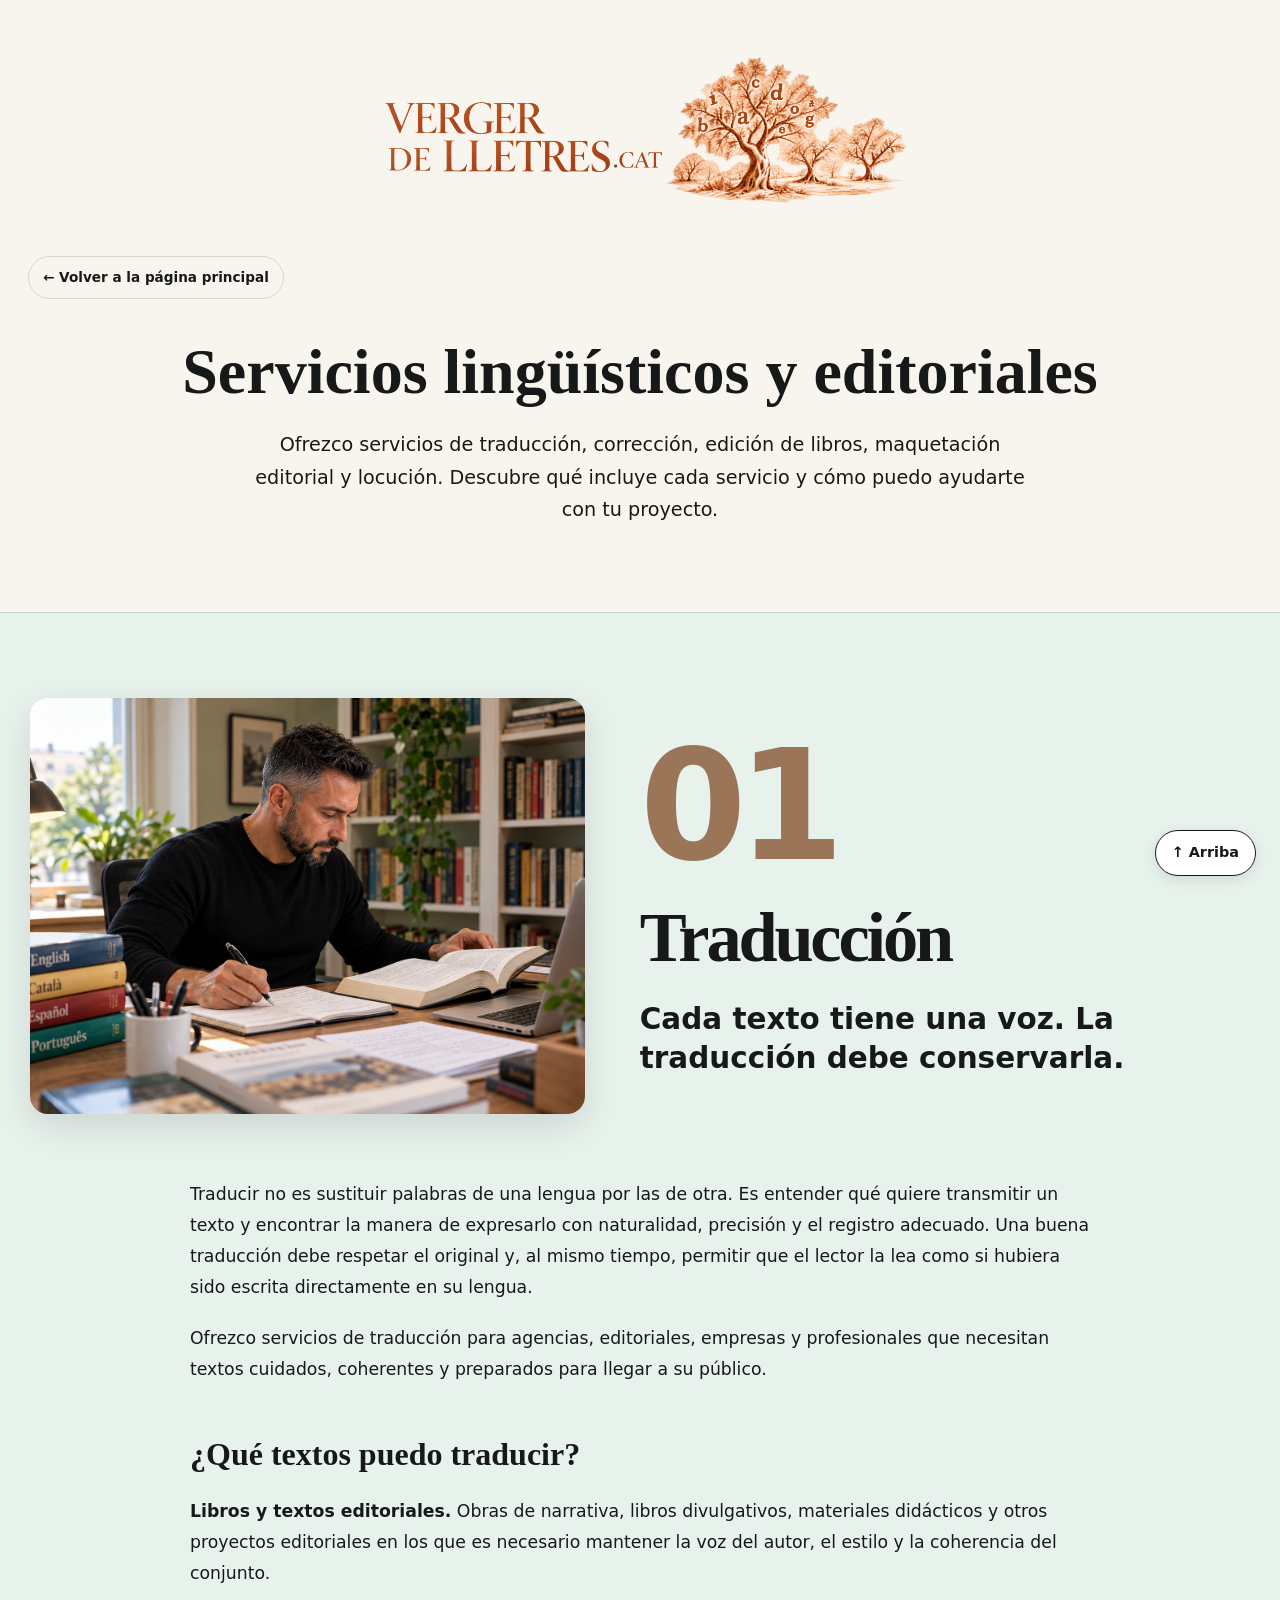
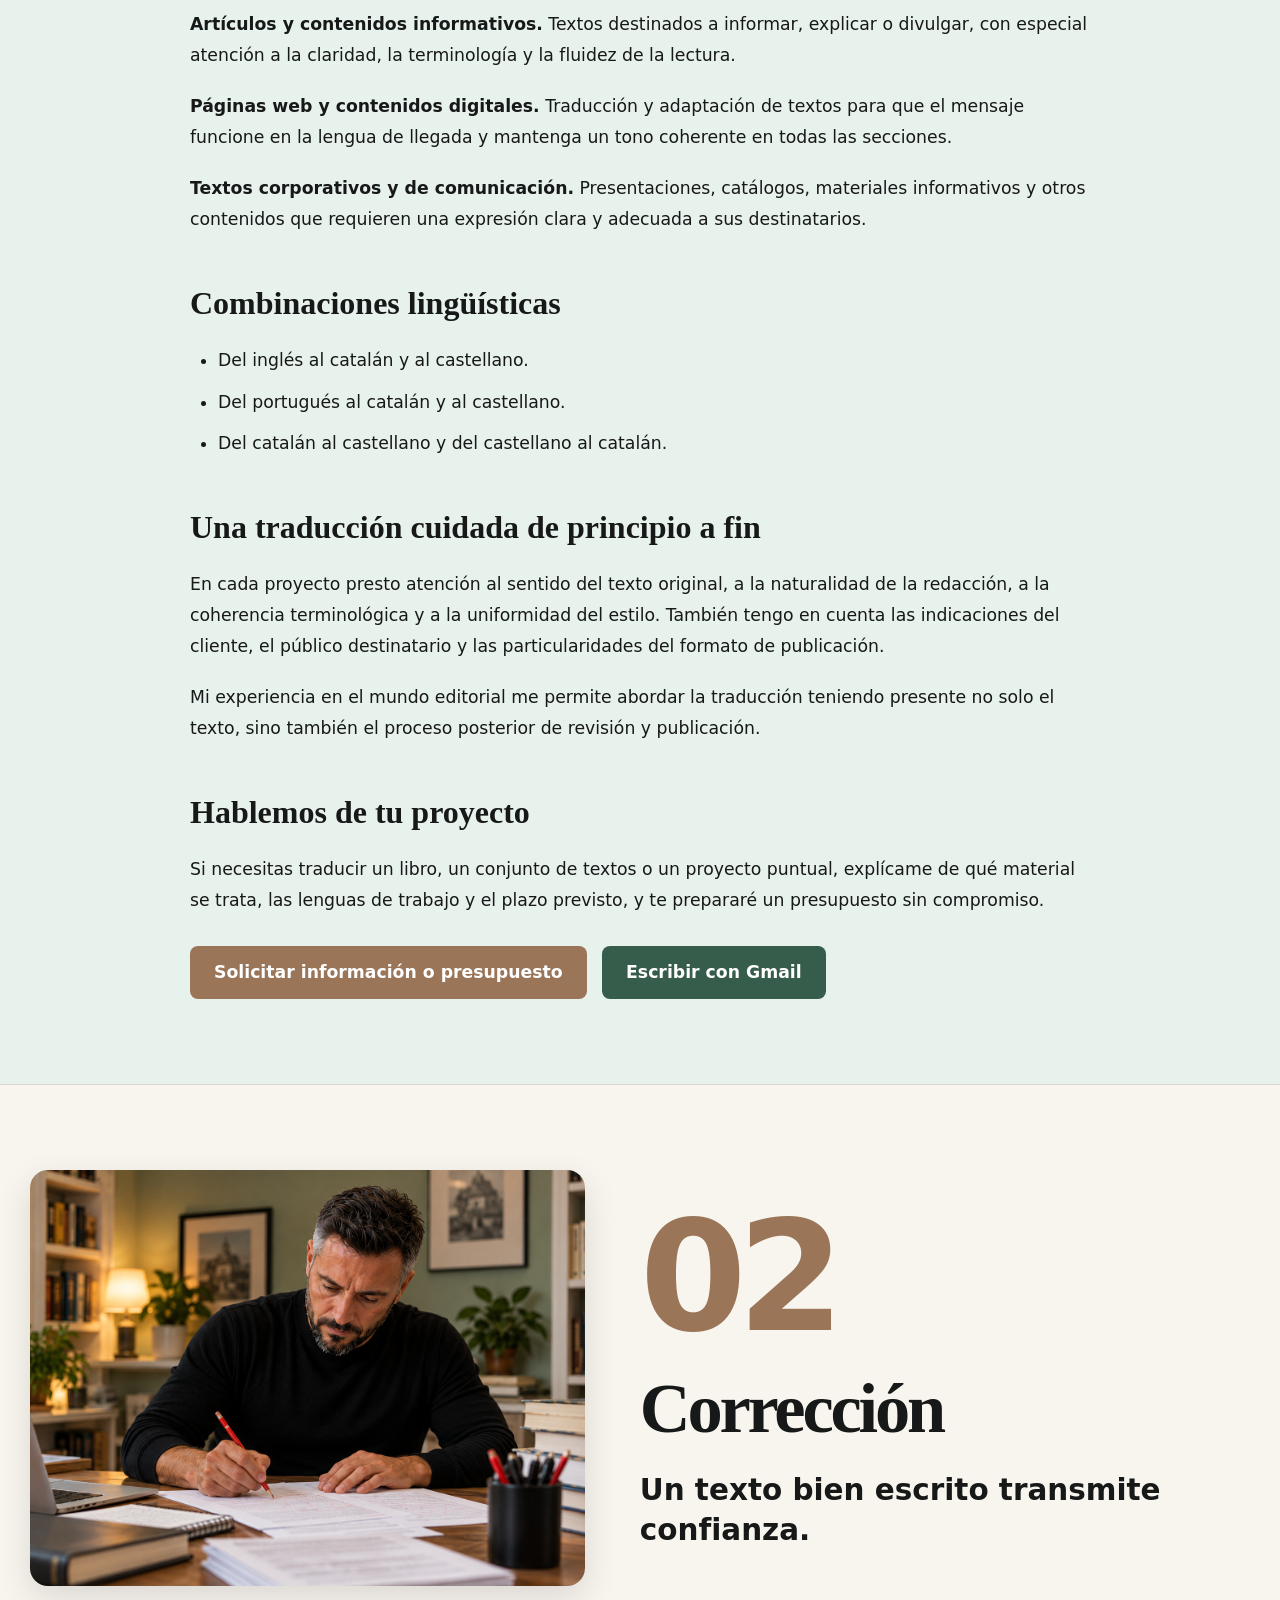
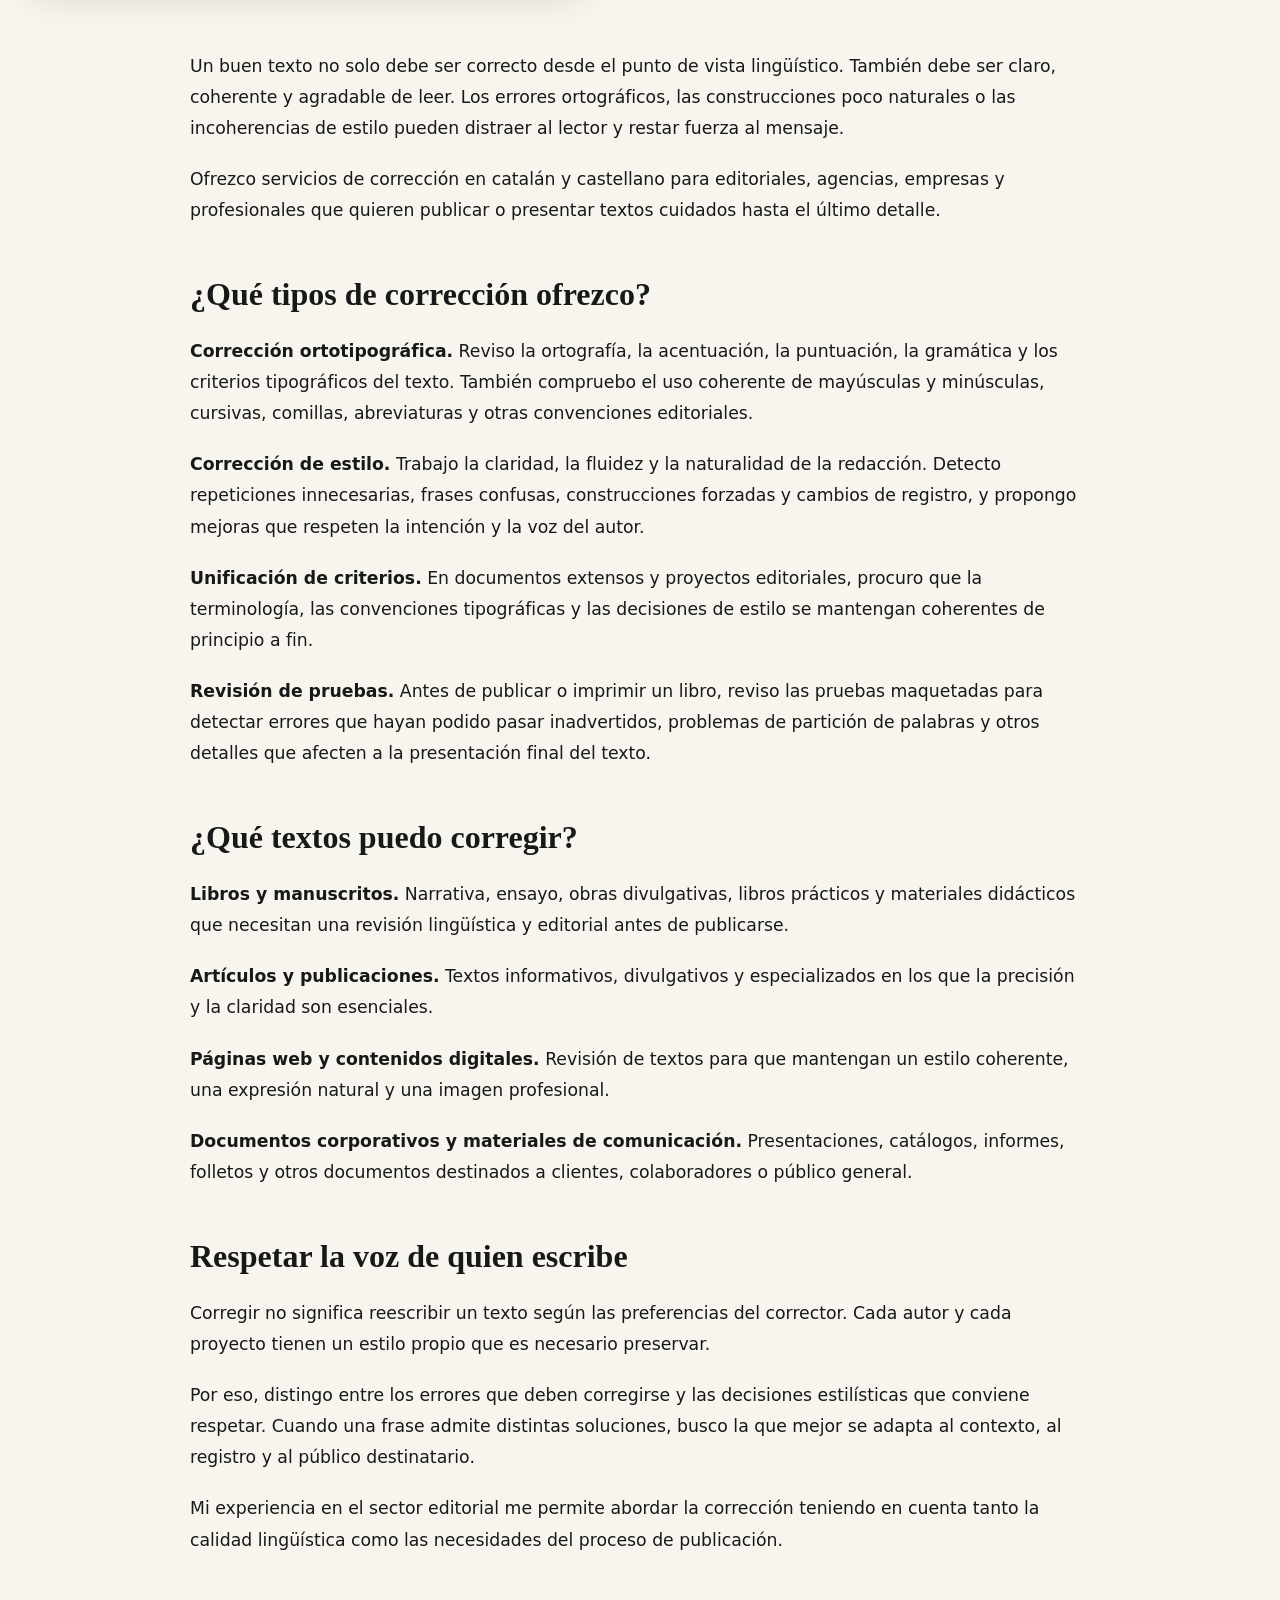
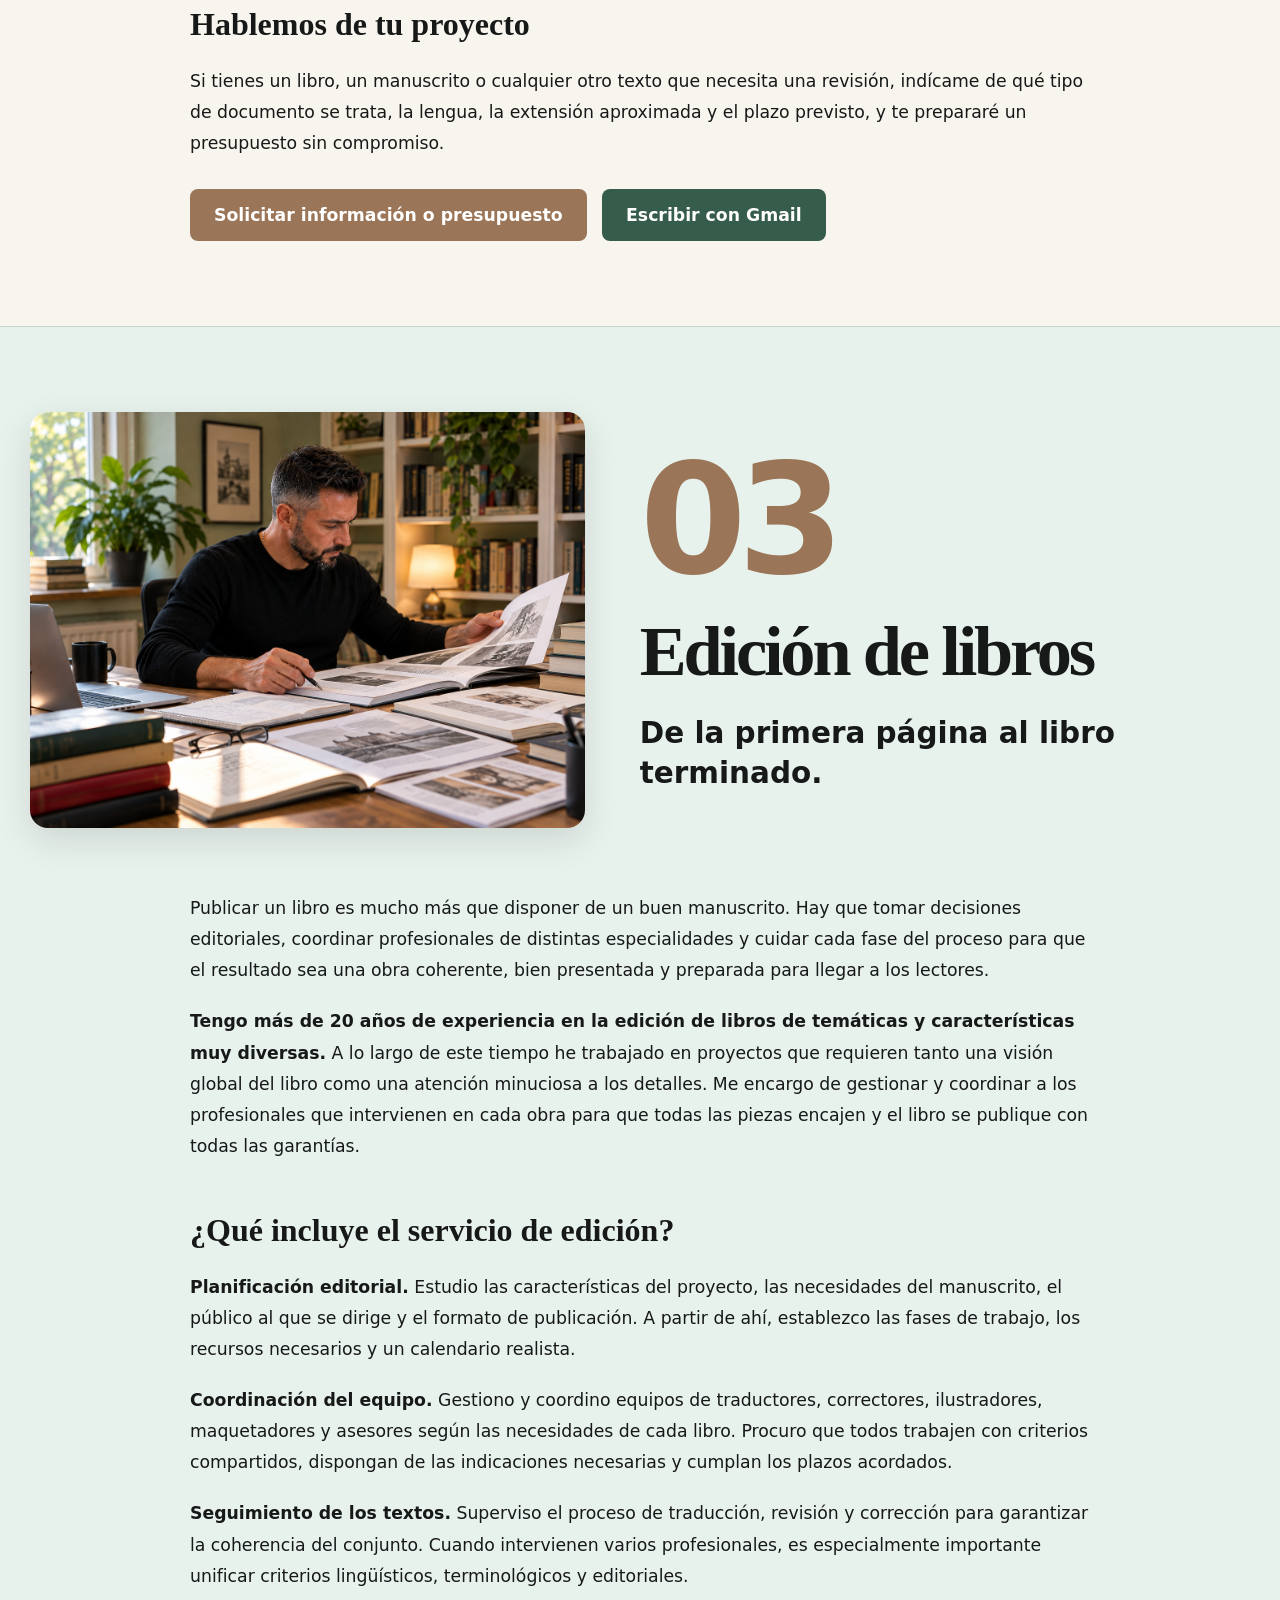
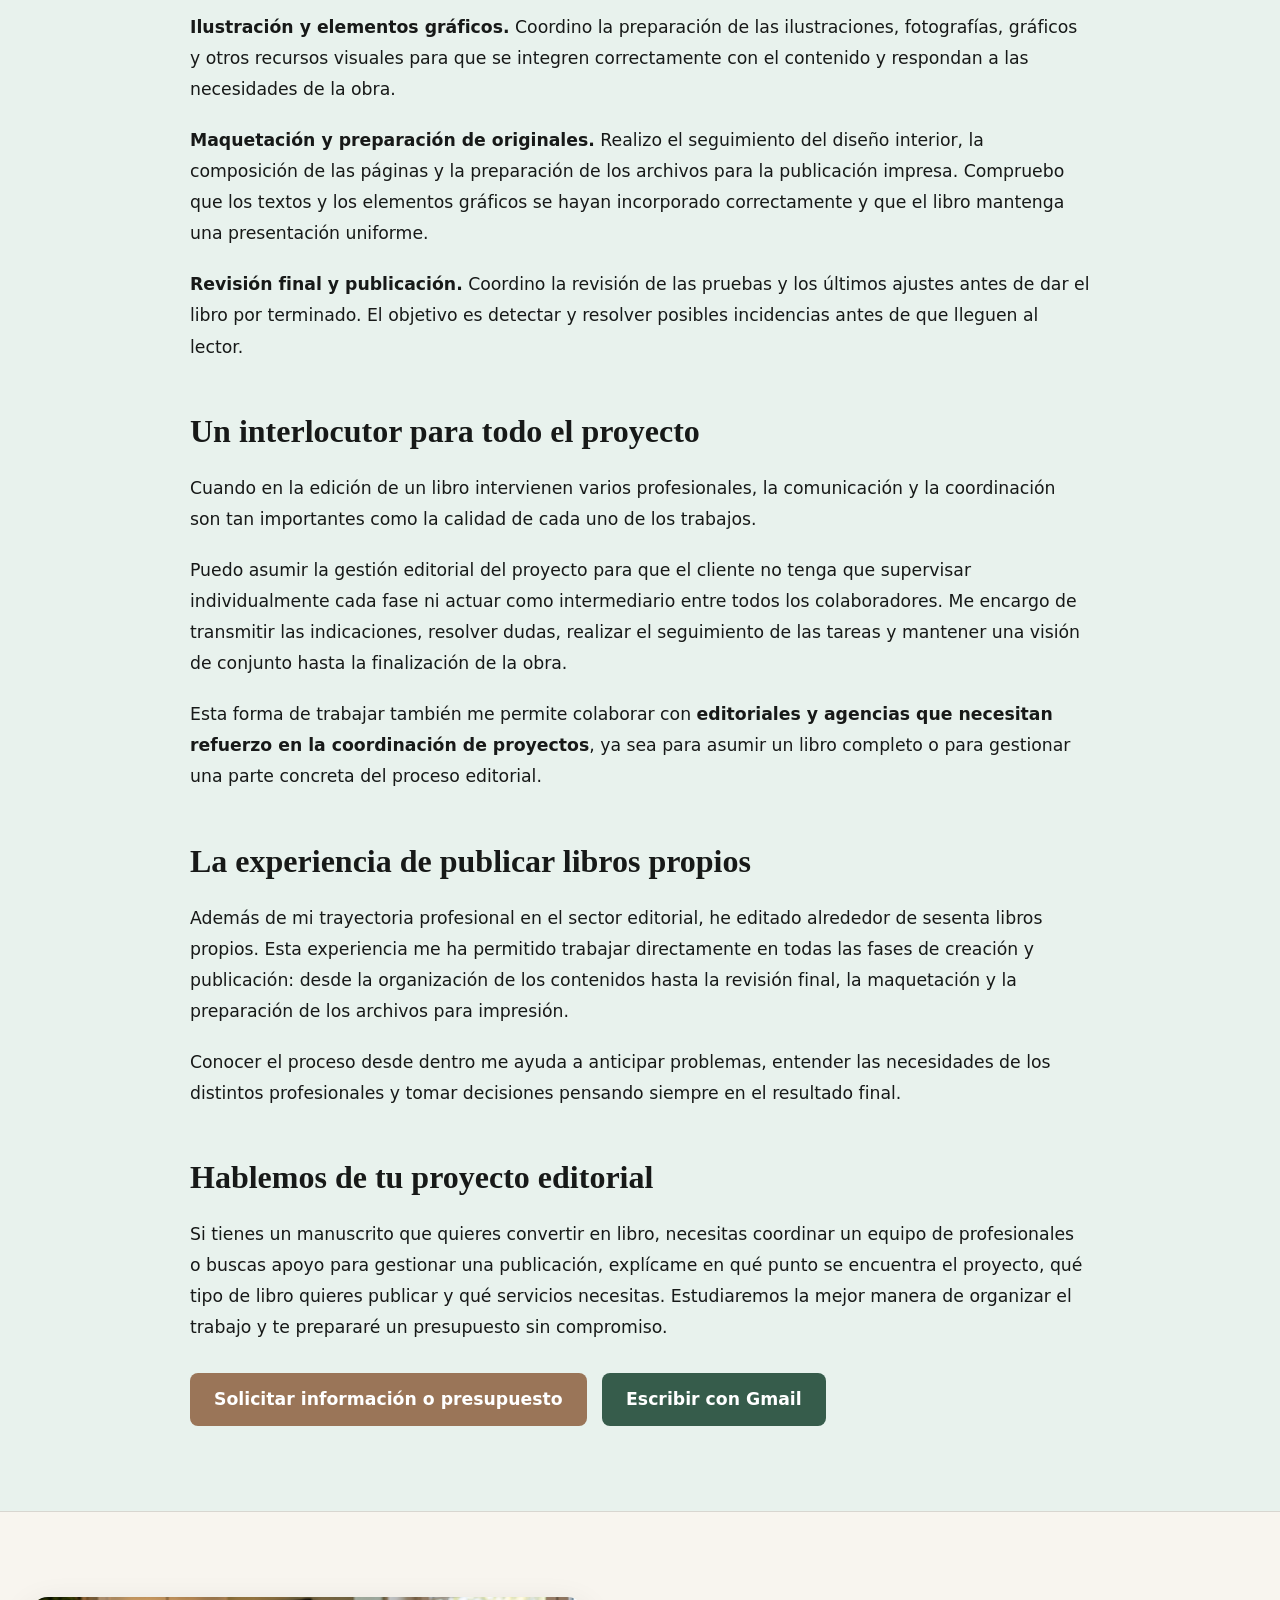
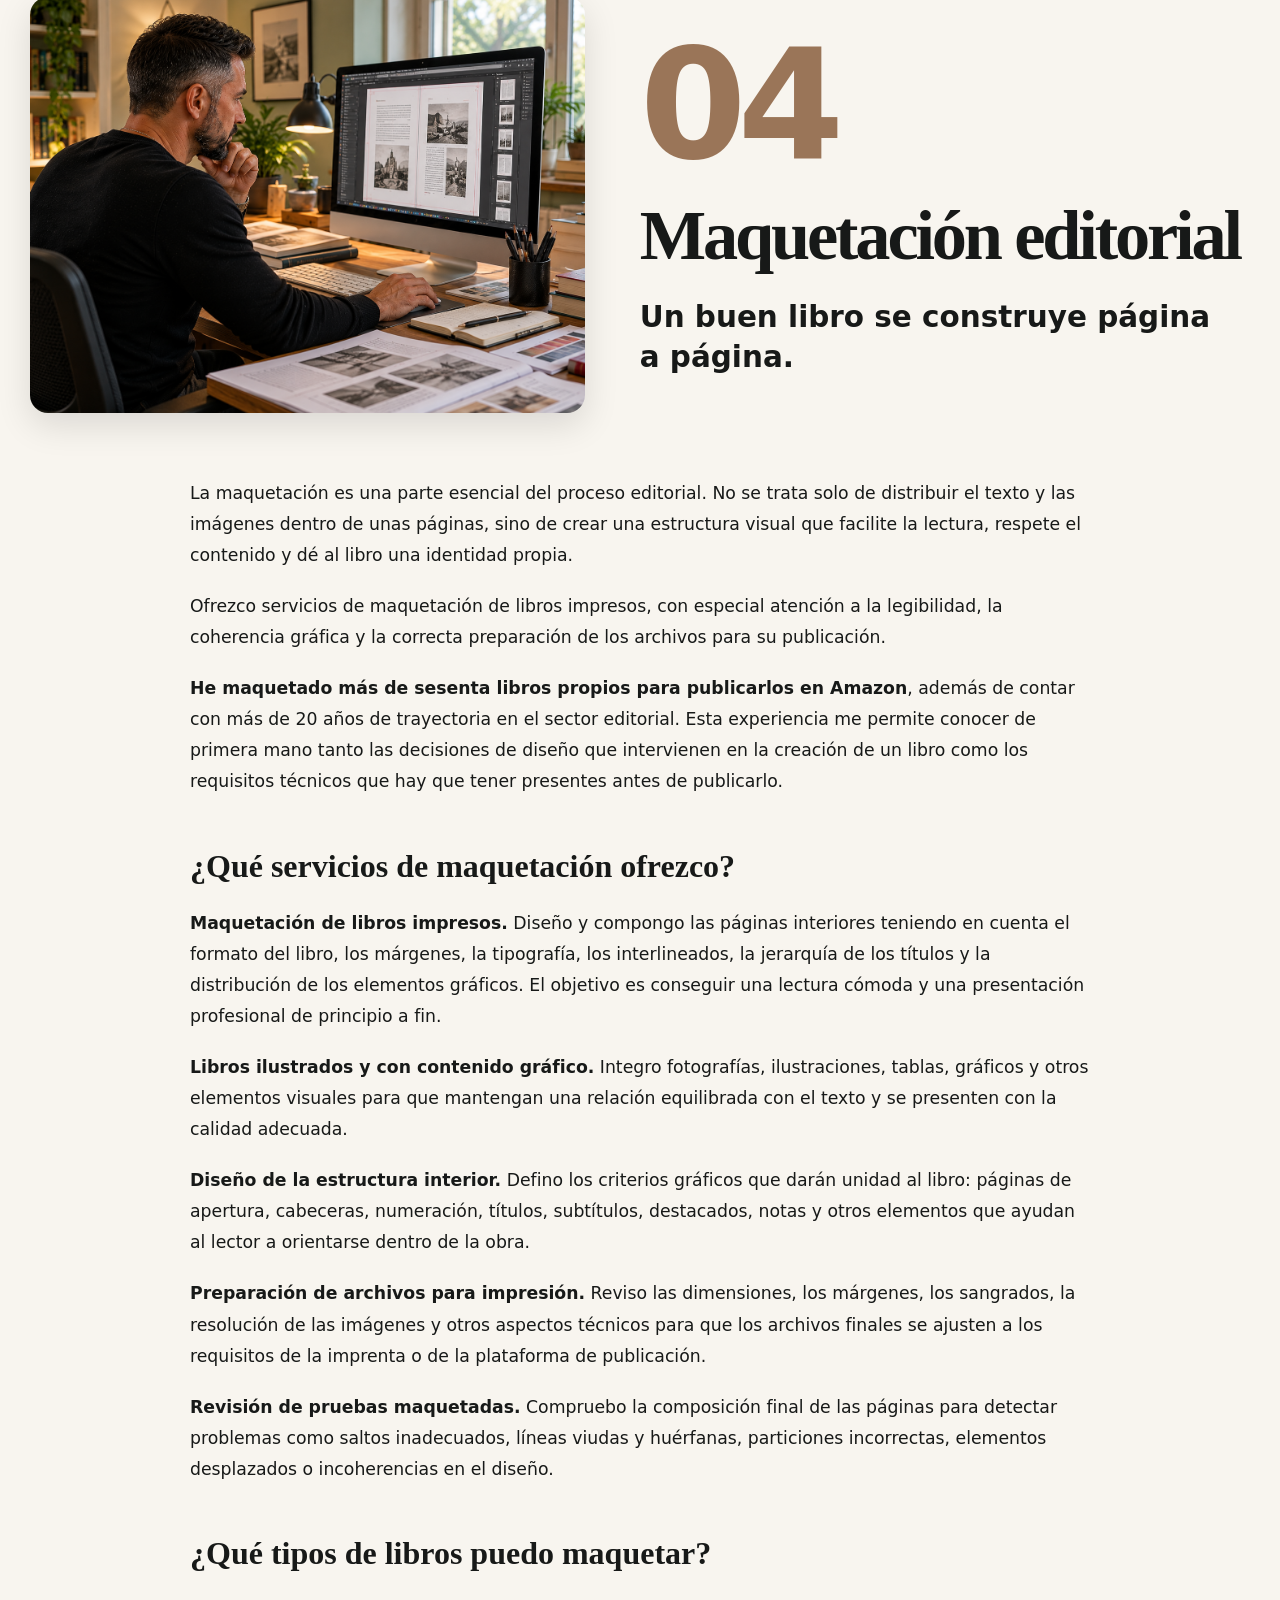
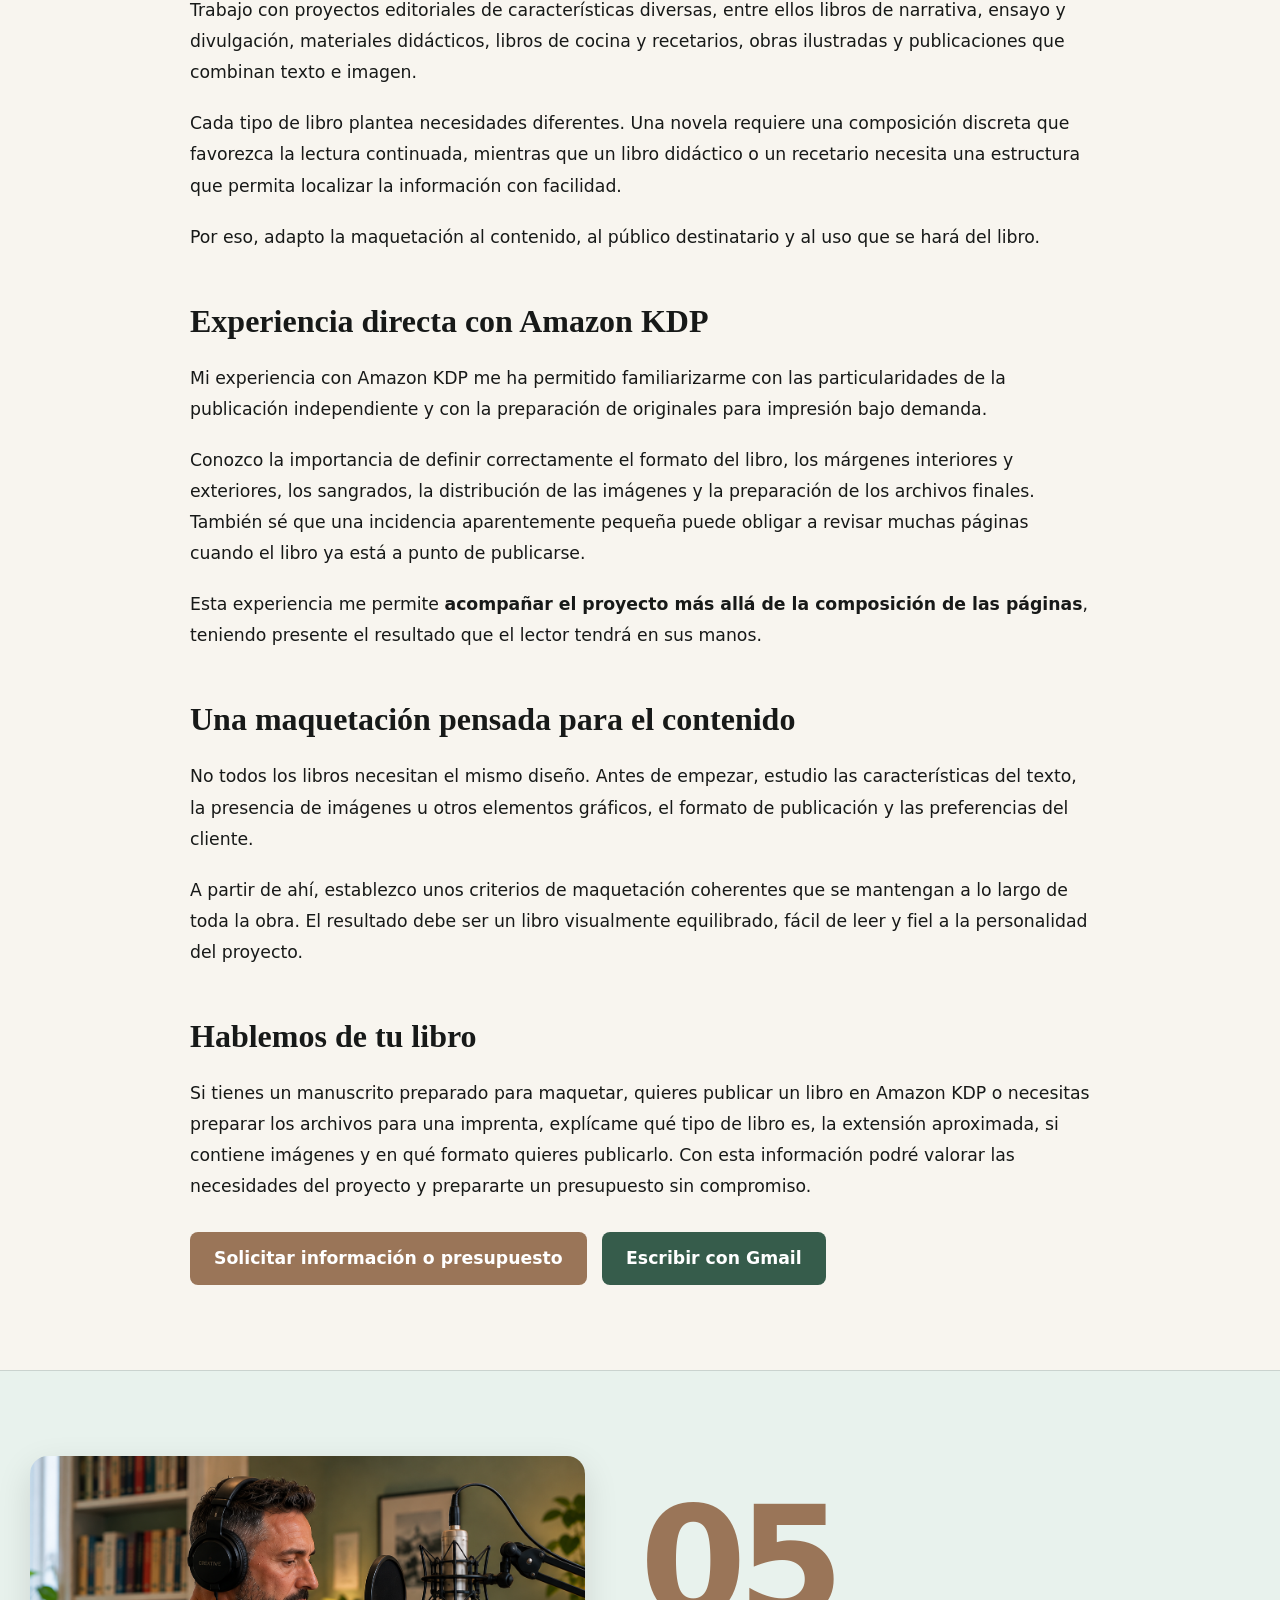
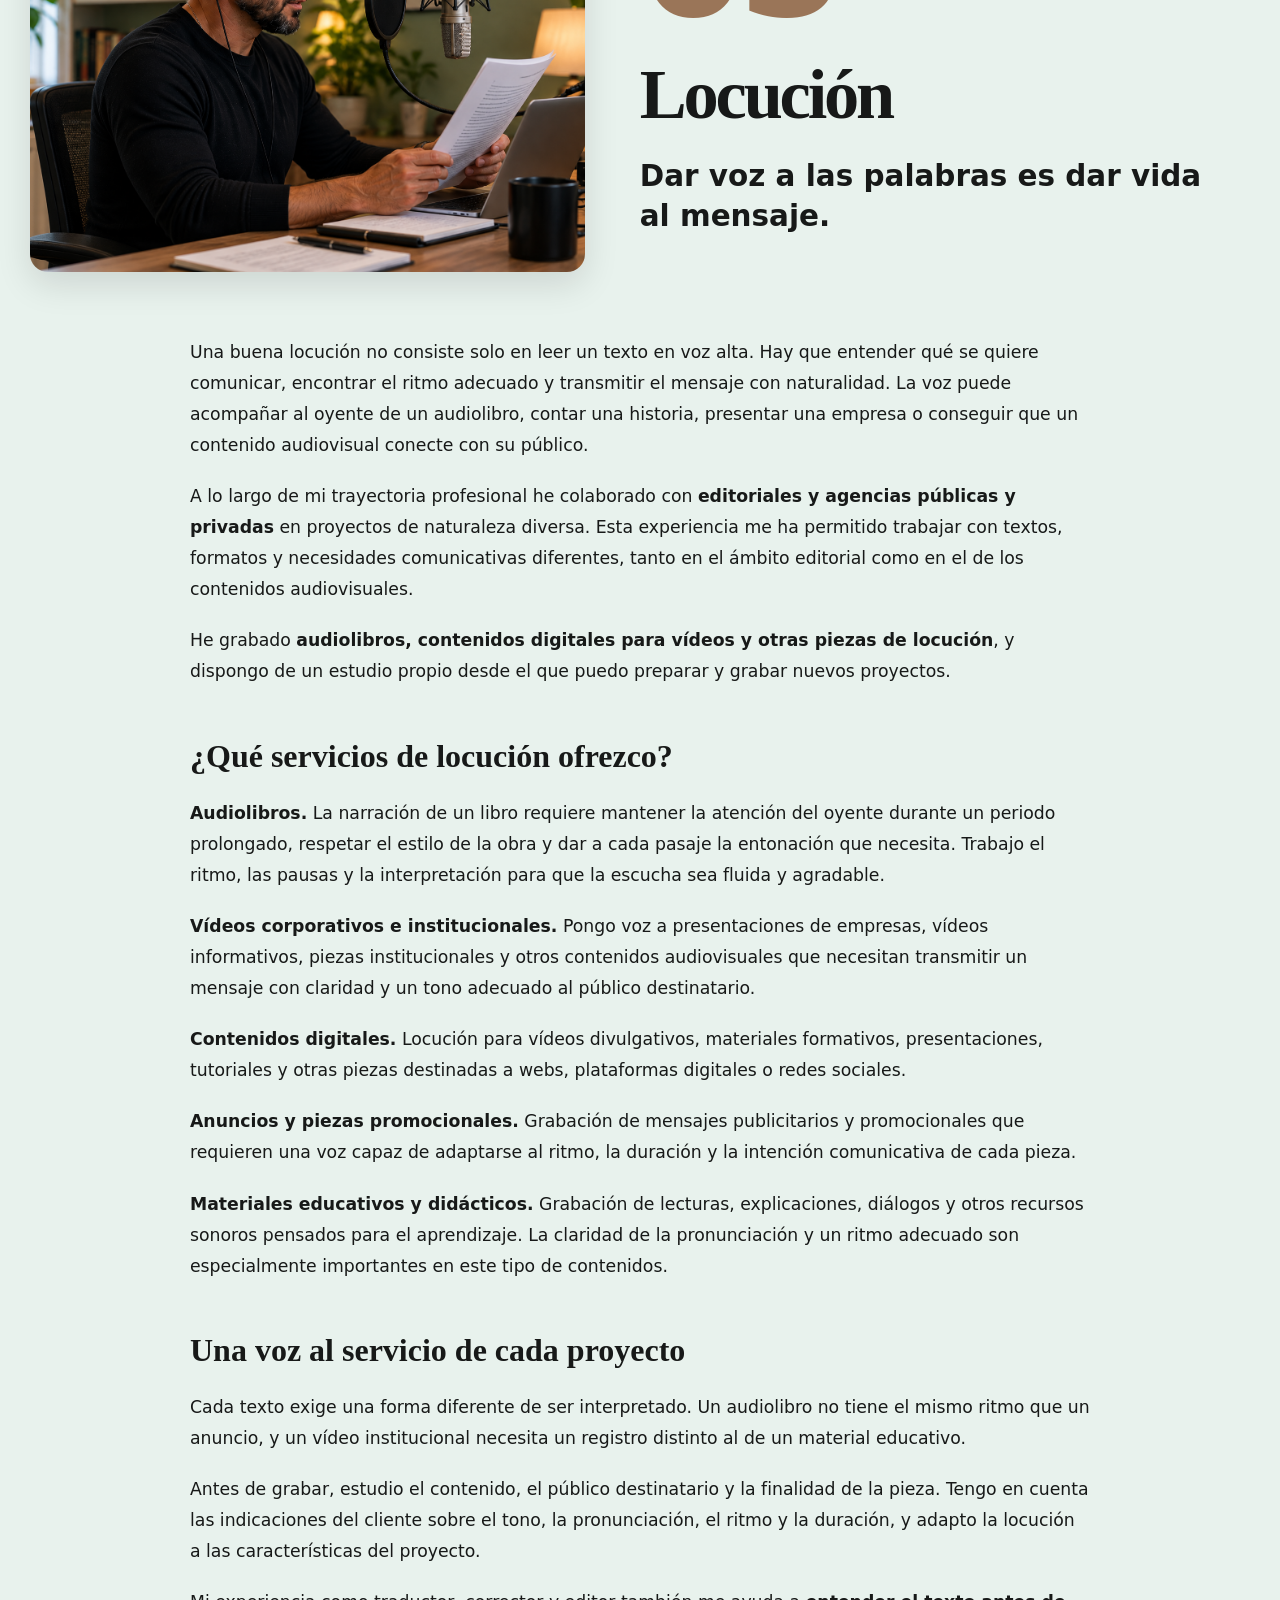
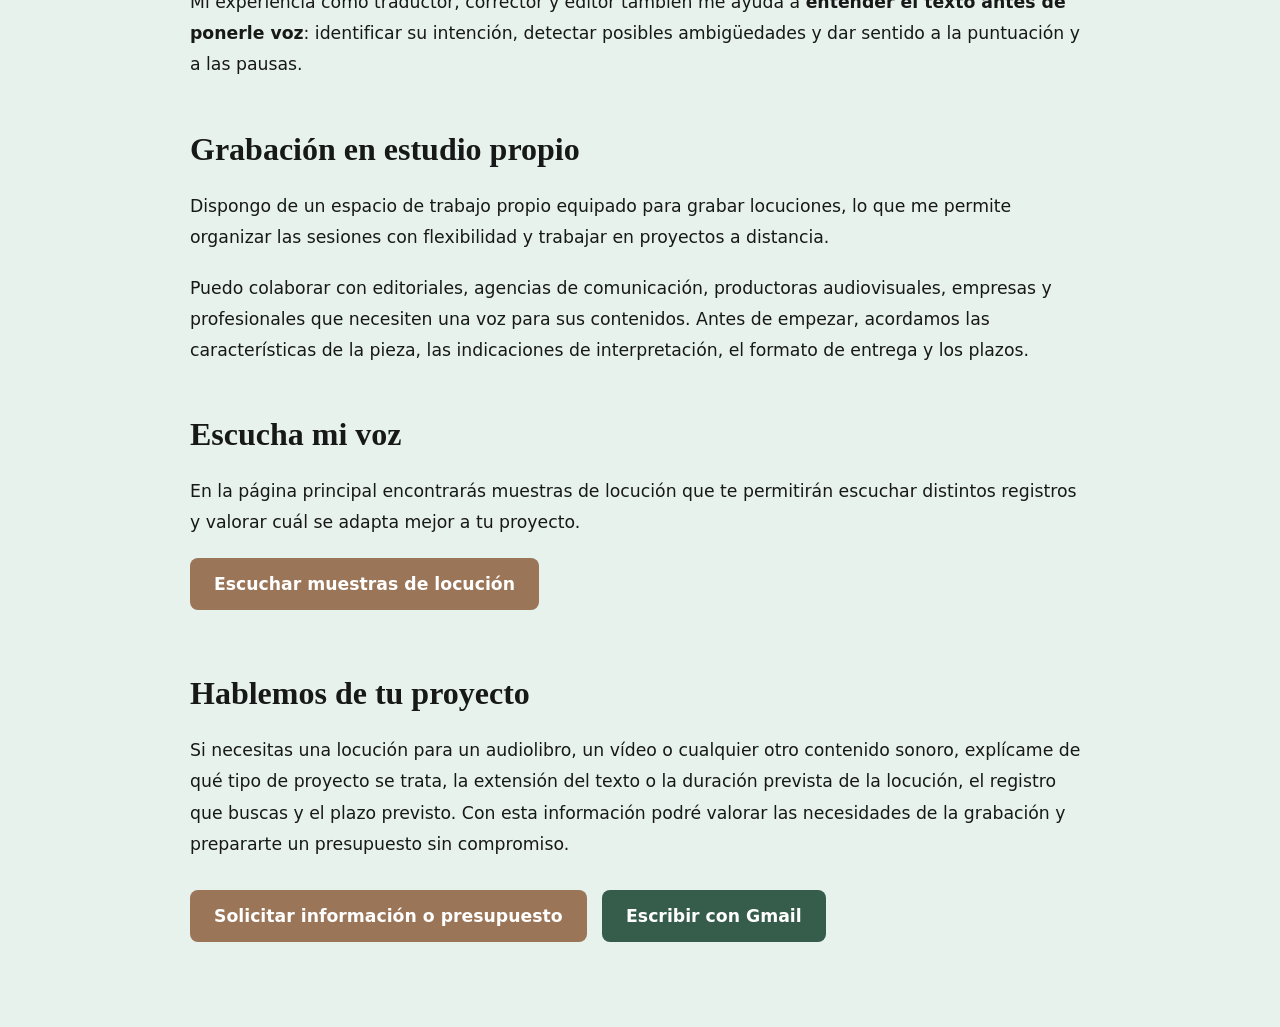
<file: es/servicios.html>
<!DOCTYPE html>
<html lang="es">
<head>
  <meta charset="UTF-8">
  <meta name="viewport" content="width=device-width, initial-scale=1.0">
  <title>Servicios lingüísticos y editoriales | Jordi Conde Baltrons</title>
  <meta name="description" content="Servicios de traducción, corrección, edición de libros, maquetación editorial y locución de Jordi Conde Baltrons.">
  <link rel="icon" type="image/png" href="../favicon-verger-de-lletres-512.png">
  <link rel="stylesheet" href="../styles.css">
</head>

<body>

  <a class="serveis-logo" href="index.html" aria-label="Volver a la página principal">
    <img src="../assets/verger-de-lletres.png" alt="Verger de Lletres">
  </a>

  <a class="back-home" href="index.html">← Volver a la página principal</a>

  <main class="serveis-page">

    <section class="serveis-intro">
      <div class="wrap">
        <h1>Servicios lingüísticos y editoriales</h1>
        <p>Ofrezco servicios de traducción, corrección, edición de libros, maquetación editorial y locución. Descubre qué incluye cada servicio y cómo puedo ayudarte con tu proyecto.</p>
      </div>
    </section>

    <!-- 01 · Traducción -->
    <section class="servei-detall" id="traduccion">
      <div class="wrap">

        <div class="servei-capcalera">
          <img src="../assets/servei-traduccio.png" alt="Jordi Conde Baltrons trabajando en una traducción">

          <div class="servei-capcalera-text">
            <span class="servei-numero">01</span>
            <h2>Traducción</h2>
            <p class="servei-frase">Cada texto tiene una voz. La traducción debe conservarla.</p>
          </div>
        </div>

        <div class="servei-contingut">
          <p>Traducir no es sustituir palabras de una lengua por las de otra. Es entender qué quiere transmitir un texto y encontrar la manera de expresarlo con naturalidad, precisión y el registro adecuado. Una buena traducción debe respetar el original y, al mismo tiempo, permitir que el lector la lea como si hubiera sido escrita directamente en su lengua.</p>

          <p>Ofrezco servicios de traducción para agencias, editoriales, empresas y profesionales que necesitan textos cuidados, coherentes y preparados para llegar a su público.</p>

          <h3>¿Qué textos puedo traducir?</h3>

          <p><strong>Libros y textos editoriales.</strong> Obras de narrativa, libros divulgativos, materiales didácticos y otros proyectos editoriales en los que es necesario mantener la voz del autor, el estilo y la coherencia del conjunto.</p>

          <p><strong>Artículos y contenidos informativos.</strong> Textos destinados a informar, explicar o divulgar, con especial atención a la claridad, la terminología y la fluidez de la lectura.</p>

          <p><strong>Páginas web y contenidos digitales.</strong> Traducción y adaptación de textos para que el mensaje funcione en la lengua de llegada y mantenga un tono coherente en todas las secciones.</p>

          <p><strong>Textos corporativos y de comunicación.</strong> Presentaciones, catálogos, materiales informativos y otros contenidos que requieren una expresión clara y adecuada a sus destinatarios.</p>

          <h3>Combinaciones lingüísticas</h3>

          <ul>
            <li>Del inglés al catalán y al castellano.</li>
            <li>Del portugués al catalán y al castellano.</li>
            <li>Del catalán al castellano y del castellano al catalán.</li>
          </ul>

          <h3>Una traducción cuidada de principio a fin</h3>

          <p>En cada proyecto presto atención al sentido del texto original, a la naturalidad de la redacción, a la coherencia terminológica y a la uniformidad del estilo. También tengo en cuenta las indicaciones del cliente, el público destinatario y las particularidades del formato de publicación.</p>

          <p>Mi experiencia en el mundo editorial me permite abordar la traducción teniendo presente no solo el texto, sino también el proceso posterior de revisión y publicación.</p>

          <h3>Hablemos de tu proyecto</h3>

          <p>Si necesitas traducir un libro, un conjunto de textos o un proyecto puntual, explícame de qué material se trata, las lenguas de trabajo y el plazo previsto, y te prepararé un presupuesto sin compromiso.</p>

          <a class="servei-contacte" href="mailto:jordi@vergerdelletres.cat?subject=Consulta%20sobre%20traducci%C3%B3n">Solicitar información o presupuesto</a>
          <a class="servei-gmail" href="https://mail.google.com/mail/?view=cm&amp;fs=1&amp;to=jordi%40vergerdelletres.cat&amp;su=Consulta%20sobre%20traducci%C3%B3n" target="_blank" rel="noopener noreferrer">Escribir con Gmail</a>
        </div>

      </div>
    </section>

    <!-- 02 · Corrección -->
    <section class="servei-detall" id="correccion">
      <div class="wrap">

        <div class="servei-capcalera">
          <img src="../assets/servei-correccio.png" alt="Jordi Conde Baltrons corrigiendo un manuscrito">

          <div class="servei-capcalera-text">
            <span class="servei-numero">02</span>
            <h2>Corrección</h2>
            <p class="servei-frase">Un texto bien escrito transmite confianza.</p>
          </div>
        </div>

        <div class="servei-contingut">
          <p>Un buen texto no solo debe ser correcto desde el punto de vista lingüístico. También debe ser claro, coherente y agradable de leer. Los errores ortográficos, las construcciones poco naturales o las incoherencias de estilo pueden distraer al lector y restar fuerza al mensaje.</p>

          <p>Ofrezco servicios de corrección en catalán y castellano para editoriales, agencias, empresas y profesionales que quieren publicar o presentar textos cuidados hasta el último detalle.</p>

          <h3>¿Qué tipos de corrección ofrezco?</h3>

          <p><strong>Corrección ortotipográfica.</strong> Reviso la ortografía, la acentuación, la puntuación, la gramática y los criterios tipográficos del texto. También compruebo el uso coherente de mayúsculas y minúsculas, cursivas, comillas, abreviaturas y otras convenciones editoriales.</p>

          <p><strong>Corrección de estilo.</strong> Trabajo la claridad, la fluidez y la naturalidad de la redacción. Detecto repeticiones innecesarias, frases confusas, construcciones forzadas y cambios de registro, y propongo mejoras que respeten la intención y la voz del autor.</p>

          <p><strong>Unificación de criterios.</strong> En documentos extensos y proyectos editoriales, procuro que la terminología, las convenciones tipográficas y las decisiones de estilo se mantengan coherentes de principio a fin.</p>

          <p><strong>Revisión de pruebas.</strong> Antes de publicar o imprimir un libro, reviso las pruebas maquetadas para detectar errores que hayan podido pasar inadvertidos, problemas de partición de palabras y otros detalles que afecten a la presentación final del texto.</p>

          <h3>¿Qué textos puedo corregir?</h3>

          <p><strong>Libros y manuscritos.</strong> Narrativa, ensayo, obras divulgativas, libros prácticos y materiales didácticos que necesitan una revisión lingüística y editorial antes de publicarse.</p>

          <p><strong>Artículos y publicaciones.</strong> Textos informativos, divulgativos y especializados en los que la precisión y la claridad son esenciales.</p>

          <p><strong>Páginas web y contenidos digitales.</strong> Revisión de textos para que mantengan un estilo coherente, una expresión natural y una imagen profesional.</p>

          <p><strong>Documentos corporativos y materiales de comunicación.</strong> Presentaciones, catálogos, informes, folletos y otros documentos destinados a clientes, colaboradores o público general.</p>

          <h3>Respetar la voz de quien escribe</h3>

          <p>Corregir no significa reescribir un texto según las preferencias del corrector. Cada autor y cada proyecto tienen un estilo propio que es necesario preservar.</p>

          <p>Por eso, distingo entre los errores que deben corregirse y las decisiones estilísticas que conviene respetar. Cuando una frase admite distintas soluciones, busco la que mejor se adapta al contexto, al registro y al público destinatario.</p>

          <p>Mi experiencia en el sector editorial me permite abordar la corrección teniendo en cuenta tanto la calidad lingüística como las necesidades del proceso de publicación.</p>

          <h3>Hablemos de tu proyecto</h3>

          <p>Si tienes un libro, un manuscrito o cualquier otro texto que necesita una revisión, indícame de qué tipo de documento se trata, la lengua, la extensión aproximada y el plazo previsto, y te prepararé un presupuesto sin compromiso.</p>

          <a class="servei-contacte" href="mailto:jordi@vergerdelletres.cat?subject=Consulta%20sobre%20correcci%C3%B3n">Solicitar información o presupuesto</a>
          <a class="servei-gmail" href="https://mail.google.com/mail/?view=cm&amp;fs=1&amp;to=jordi%40vergerdelletres.cat&amp;su=Consulta%20sobre%20correcci%C3%B3n" target="_blank" rel="noopener noreferrer">Escribir con Gmail</a>
        </div>

      </div>
    </section>

    <!-- 03 · Edición de libros -->
    <section class="servei-detall" id="edicion">
      <div class="wrap">

        <div class="servei-capcalera">
          <img src="../assets/servei-edicio.png" alt="Jordi Conde Baltrons revisando materiales de un proyecto editorial">

          <div class="servei-capcalera-text">
            <span class="servei-numero">03</span>
            <h2>Edición de libros</h2>
            <p class="servei-frase">De la primera página al libro terminado.</p>
          </div>
        </div>

        <div class="servei-contingut">
          <p>Publicar un libro es mucho más que disponer de un buen manuscrito. Hay que tomar decisiones editoriales, coordinar profesionales de distintas especialidades y cuidar cada fase del proceso para que el resultado sea una obra coherente, bien presentada y preparada para llegar a los lectores.</p>

          <p><strong>Tengo más de 20 años de experiencia en la edición de libros de temáticas y características muy diversas.</strong> A lo largo de este tiempo he trabajado en proyectos que requieren tanto una visión global del libro como una atención minuciosa a los detalles. Me encargo de gestionar y coordinar a los profesionales que intervienen en cada obra para que todas las piezas encajen y el libro se publique con todas las garantías.</p>

          <h3>¿Qué incluye el servicio de edición?</h3>

          <p><strong>Planificación editorial.</strong> Estudio las características del proyecto, las necesidades del manuscrito, el público al que se dirige y el formato de publicación. A partir de ahí, establezco las fases de trabajo, los recursos necesarios y un calendario realista.</p>

          <p><strong>Coordinación del equipo.</strong> Gestiono y coordino equipos de traductores, correctores, ilustradores, maquetadores y asesores según las necesidades de cada libro. Procuro que todos trabajen con criterios compartidos, dispongan de las indicaciones necesarias y cumplan los plazos acordados.</p>

          <p><strong>Seguimiento de los textos.</strong> Superviso el proceso de traducción, revisión y corrección para garantizar la coherencia del conjunto. Cuando intervienen varios profesionales, es especialmente importante unificar criterios lingüísticos, terminológicos y editoriales.</p>

          <p><strong>Ilustración y elementos gráficos.</strong> Coordino la preparación de las ilustraciones, fotografías, gráficos y otros recursos visuales para que se integren correctamente con el contenido y respondan a las necesidades de la obra.</p>

          <p><strong>Maquetación y preparación de originales.</strong> Realizo el seguimiento del diseño interior, la composición de las páginas y la preparación de los archivos para la publicación impresa. Compruebo que los textos y los elementos gráficos se hayan incorporado correctamente y que el libro mantenga una presentación uniforme.</p>

          <p><strong>Revisión final y publicación.</strong> Coordino la revisión de las pruebas y los últimos ajustes antes de dar el libro por terminado. El objetivo es detectar y resolver posibles incidencias antes de que lleguen al lector.</p>

          <h3>Un interlocutor para todo el proyecto</h3>

          <p>Cuando en la edición de un libro intervienen varios profesionales, la comunicación y la coordinación son tan importantes como la calidad de cada uno de los trabajos.</p>

          <p>Puedo asumir la gestión editorial del proyecto para que el cliente no tenga que supervisar individualmente cada fase ni actuar como intermediario entre todos los colaboradores. Me encargo de transmitir las indicaciones, resolver dudas, realizar el seguimiento de las tareas y mantener una visión de conjunto hasta la finalización de la obra.</p>

          <p>Esta forma de trabajar también me permite colaborar con <strong>editoriales y agencias que necesitan refuerzo en la coordinación de proyectos</strong>, ya sea para asumir un libro completo o para gestionar una parte concreta del proceso editorial.</p>

          <h3>La experiencia de publicar libros propios</h3>

          <p>Además de mi trayectoria profesional en el sector editorial, he editado alrededor de sesenta libros propios. Esta experiencia me ha permitido trabajar directamente en todas las fases de creación y publicación: desde la organización de los contenidos hasta la revisión final, la maquetación y la preparación de los archivos para impresión.</p>

          <p>Conocer el proceso desde dentro me ayuda a anticipar problemas, entender las necesidades de los distintos profesionales y tomar decisiones pensando siempre en el resultado final.</p>

          <h3>Hablemos de tu proyecto editorial</h3>

          <p>Si tienes un manuscrito que quieres convertir en libro, necesitas coordinar un equipo de profesionales o buscas apoyo para gestionar una publicación, explícame en qué punto se encuentra el proyecto, qué tipo de libro quieres publicar y qué servicios necesitas. Estudiaremos la mejor manera de organizar el trabajo y te prepararé un presupuesto sin compromiso.</p>

          <a class="servei-contacte" href="mailto:jordi@vergerdelletres.cat?subject=Consulta%20sobre%20edici%C3%B3n%20de%20libros">Solicitar información o presupuesto</a>
          <a class="servei-gmail" href="https://mail.google.com/mail/?view=cm&amp;fs=1&amp;to=jordi%40vergerdelletres.cat&amp;su=Consulta%20sobre%20edici%C3%B3n%20de%20libros" target="_blank" rel="noopener noreferrer">Escribir con Gmail</a>
        </div>

      </div>
    </section>

    <!-- 04 · Maquetación editorial -->
    <section class="servei-detall" id="maquetacion">
      <div class="wrap">

        <div class="servei-capcalera">
          <img src="../assets/servei-maquetacio.png" alt="Jordi Conde Baltrons trabajando en la maquetación de un libro">

          <div class="servei-capcalera-text">
            <span class="servei-numero">04</span>
            <h2>Maquetación editorial</h2>
            <p class="servei-frase">Un buen libro se construye página a página.</p>
          </div>
        </div>

        <div class="servei-contingut">
          <p>La maquetación es una parte esencial del proceso editorial. No se trata solo de distribuir el texto y las imágenes dentro de unas páginas, sino de crear una estructura visual que facilite la lectura, respete el contenido y dé al libro una identidad propia.</p>

          <p>Ofrezco servicios de maquetación de libros impresos, con especial atención a la legibilidad, la coherencia gráfica y la correcta preparación de los archivos para su publicación.</p>

          <p><strong>He maquetado más de sesenta libros propios para publicarlos en Amazon</strong>, además de contar con más de 20 años de trayectoria en el sector editorial. Esta experiencia me permite conocer de primera mano tanto las decisiones de diseño que intervienen en la creación de un libro como los requisitos técnicos que hay que tener presentes antes de publicarlo.</p>

          <h3>¿Qué servicios de maquetación ofrezco?</h3>

          <p><strong>Maquetación de libros impresos.</strong> Diseño y compongo las páginas interiores teniendo en cuenta el formato del libro, los márgenes, la tipografía, los interlineados, la jerarquía de los títulos y la distribución de los elementos gráficos. El objetivo es conseguir una lectura cómoda y una presentación profesional de principio a fin.</p>

          <p><strong>Libros ilustrados y con contenido gráfico.</strong> Integro fotografías, ilustraciones, tablas, gráficos y otros elementos visuales para que mantengan una relación equilibrada con el texto y se presenten con la calidad adecuada.</p>

          <p><strong>Diseño de la estructura interior.</strong> Defino los criterios gráficos que darán unidad al libro: páginas de apertura, cabeceras, numeración, títulos, subtítulos, destacados, notas y otros elementos que ayudan al lector a orientarse dentro de la obra.</p>

          <p><strong>Preparación de archivos para impresión.</strong> Reviso las dimensiones, los márgenes, los sangrados, la resolución de las imágenes y otros aspectos técnicos para que los archivos finales se ajusten a los requisitos de la imprenta o de la plataforma de publicación.</p>

          <p><strong>Revisión de pruebas maquetadas.</strong> Compruebo la composición final de las páginas para detectar problemas como saltos inadecuados, líneas viudas y huérfanas, particiones incorrectas, elementos desplazados o incoherencias en el diseño.</p>

          <h3>¿Qué tipos de libros puedo maquetar?</h3>

          <p>Trabajo con proyectos editoriales de características diversas, entre ellos libros de narrativa, ensayo y divulgación, materiales didácticos, libros de cocina y recetarios, obras ilustradas y publicaciones que combinan texto e imagen.</p>

          <p>Cada tipo de libro plantea necesidades diferentes. Una novela requiere una composición discreta que favorezca la lectura continuada, mientras que un libro didáctico o un recetario necesita una estructura que permita localizar la información con facilidad.</p>

          <p>Por eso, adapto la maquetación al contenido, al público destinatario y al uso que se hará del libro.</p>

          <h3>Experiencia directa con Amazon KDP</h3>

          <p>Mi experiencia con Amazon KDP me ha permitido familiarizarme con las particularidades de la publicación independiente y con la preparación de originales para impresión bajo demanda.</p>

          <p>Conozco la importancia de definir correctamente el formato del libro, los márgenes interiores y exteriores, los sangrados, la distribución de las imágenes y la preparación de los archivos finales. También sé que una incidencia aparentemente pequeña puede obligar a revisar muchas páginas cuando el libro ya está a punto de publicarse.</p>

          <p>Esta experiencia me permite <strong>acompañar el proyecto más allá de la composición de las páginas</strong>, teniendo presente el resultado que el lector tendrá en sus manos.</p>

          <h3>Una maquetación pensada para el contenido</h3>

          <p>No todos los libros necesitan el mismo diseño. Antes de empezar, estudio las características del texto, la presencia de imágenes u otros elementos gráficos, el formato de publicación y las preferencias del cliente.</p>

          <p>A partir de ahí, establezco unos criterios de maquetación coherentes que se mantengan a lo largo de toda la obra. El resultado debe ser un libro visualmente equilibrado, fácil de leer y fiel a la personalidad del proyecto.</p>

          <h3>Hablemos de tu libro</h3>

          <p>Si tienes un manuscrito preparado para maquetar, quieres publicar un libro en Amazon KDP o necesitas preparar los archivos para una imprenta, explícame qué tipo de libro es, la extensión aproximada, si contiene imágenes y en qué formato quieres publicarlo. Con esta información podré valorar las necesidades del proyecto y prepararte un presupuesto sin compromiso.</p>

          <a class="servei-contacte" href="mailto:jordi@vergerdelletres.cat?subject=Consulta%20sobre%20maquetaci%C3%B3n%20editorial">Solicitar información o presupuesto</a>
          <a class="servei-gmail" href="https://mail.google.com/mail/?view=cm&amp;fs=1&amp;to=jordi%40vergerdelletres.cat&amp;su=Consulta%20sobre%20maquetaci%C3%B3n%20editorial" target="_blank" rel="noopener noreferrer">Escribir con Gmail</a>
        </div>

      </div>
    </section>

    <!-- 05 · Locución -->
    <section class="servei-detall" id="locucion">
      <div class="wrap">

        <div class="servei-capcalera">
          <img src="../assets/servei-locucio.png" alt="Jordi Conde Baltrons grabando una locución en su estudio">

          <div class="servei-capcalera-text">
            <span class="servei-numero">05</span>
            <h2>Locución</h2>
            <p class="servei-frase">Dar voz a las palabras es dar vida al mensaje.</p>
          </div>
        </div>

        <div class="servei-contingut">
          <p>Una buena locución no consiste solo en leer un texto en voz alta. Hay que entender qué se quiere comunicar, encontrar el ritmo adecuado y transmitir el mensaje con naturalidad. La voz puede acompañar al oyente de un audiolibro, contar una historia, presentar una empresa o conseguir que un contenido audiovisual conecte con su público.</p>

          <p>A lo largo de mi trayectoria profesional he colaborado con <strong>editoriales y agencias públicas y privadas</strong> en proyectos de naturaleza diversa. Esta experiencia me ha permitido trabajar con textos, formatos y necesidades comunicativas diferentes, tanto en el ámbito editorial como en el de los contenidos audiovisuales.</p>

          <p>He grabado <strong>audiolibros, contenidos digitales para vídeos y otras piezas de locución</strong>, y dispongo de un estudio propio desde el que puedo preparar y grabar nuevos proyectos.</p>

          <h3>¿Qué servicios de locución ofrezco?</h3>

          <p><strong>Audiolibros.</strong> La narración de un libro requiere mantener la atención del oyente durante un periodo prolongado, respetar el estilo de la obra y dar a cada pasaje la entonación que necesita. Trabajo el ritmo, las pausas y la interpretación para que la escucha sea fluida y agradable.</p>

          <p><strong>Vídeos corporativos e institucionales.</strong> Pongo voz a presentaciones de empresas, vídeos informativos, piezas institucionales y otros contenidos audiovisuales que necesitan transmitir un mensaje con claridad y un tono adecuado al público destinatario.</p>

          <p><strong>Contenidos digitales.</strong> Locución para vídeos divulgativos, materiales formativos, presentaciones, tutoriales y otras piezas destinadas a webs, plataformas digitales o redes sociales.</p>

          <p><strong>Anuncios y piezas promocionales.</strong> Grabación de mensajes publicitarios y promocionales que requieren una voz capaz de adaptarse al ritmo, la duración y la intención comunicativa de cada pieza.</p>

          <p><strong>Materiales educativos y didácticos.</strong> Grabación de lecturas, explicaciones, diálogos y otros recursos sonoros pensados para el aprendizaje. La claridad de la pronunciación y un ritmo adecuado son especialmente importantes en este tipo de contenidos.</p>

          <h3>Una voz al servicio de cada proyecto</h3>

          <p>Cada texto exige una forma diferente de ser interpretado. Un audiolibro no tiene el mismo ritmo que un anuncio, y un vídeo institucional necesita un registro distinto al de un material educativo.</p>

          <p>Antes de grabar, estudio el contenido, el público destinatario y la finalidad de la pieza. Tengo en cuenta las indicaciones del cliente sobre el tono, la pronunciación, el ritmo y la duración, y adapto la locución a las características del proyecto.</p>

          <p>Mi experiencia como traductor, corrector y editor también me ayuda a <strong>entender el texto antes de ponerle voz</strong>: identificar su intención, detectar posibles ambigüedades y dar sentido a la puntuación y a las pausas.</p>

          <h3>Grabación en estudio propio</h3>

          <p>Dispongo de un espacio de trabajo propio equipado para grabar locuciones, lo que me permite organizar las sesiones con flexibilidad y trabajar en proyectos a distancia.</p>

          <p>Puedo colaborar con editoriales, agencias de comunicación, productoras audiovisuales, empresas y profesionales que necesiten una voz para sus contenidos. Antes de empezar, acordamos las características de la pieza, las indicaciones de interpretación, el formato de entrega y los plazos.</p>

          <h3>Escucha mi voz</h3>

          <p>En la página principal encontrarás muestras de locución que te permitirán escuchar distintos registros y valorar cuál se adapta mejor a tu proyecto.</p>

          <a class="servei-mostres" href="index.html#veu">Escuchar muestras de locución</a>

          <h3>Hablemos de tu proyecto</h3>

          <p>Si necesitas una locución para un audiolibro, un vídeo o cualquier otro contenido sonoro, explícame de qué tipo de proyecto se trata, la extensión del texto o la duración prevista de la locución, el registro que buscas y el plazo previsto. Con esta información podré valorar las necesidades de la grabación y prepararte un presupuesto sin compromiso.</p>

          <a class="servei-contacte" href="mailto:jordi@vergerdelletres.cat?subject=Consulta%20sobre%20locuci%C3%B3n">Solicitar información o presupuesto</a>
          <a class="servei-gmail" href="https://mail.google.com/mail/?view=cm&amp;fs=1&amp;to=jordi%40vergerdelletres.cat&amp;su=Consulta%20sobre%20locuci%C3%B3n" target="_blank" rel="noopener noreferrer">Escribir con Gmail</a>
        </div>

      </div>
    </section>

  </main>

  <a class="back-to-top" href="#" aria-label="Volver al principio de la página">↑ Arriba</a>
  <script src="../script.js"></script>
</body>
</html>
</file>
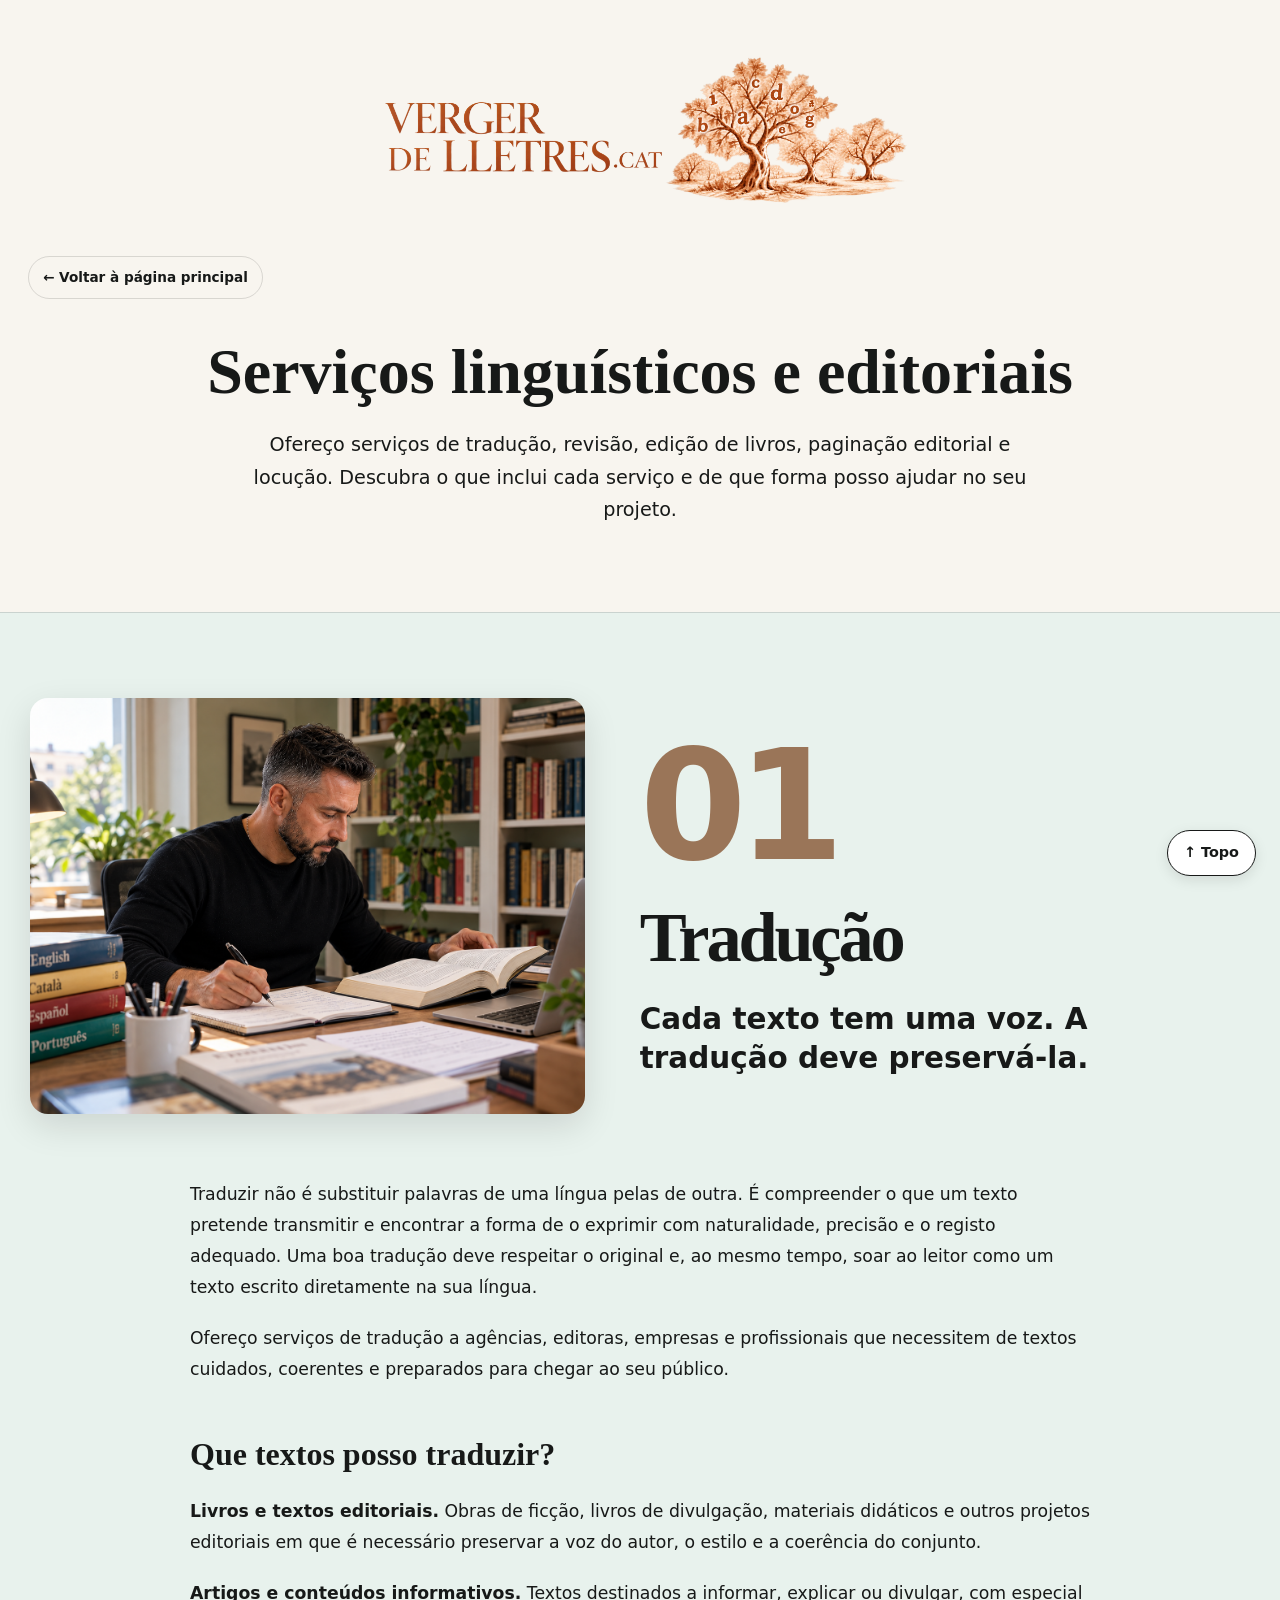
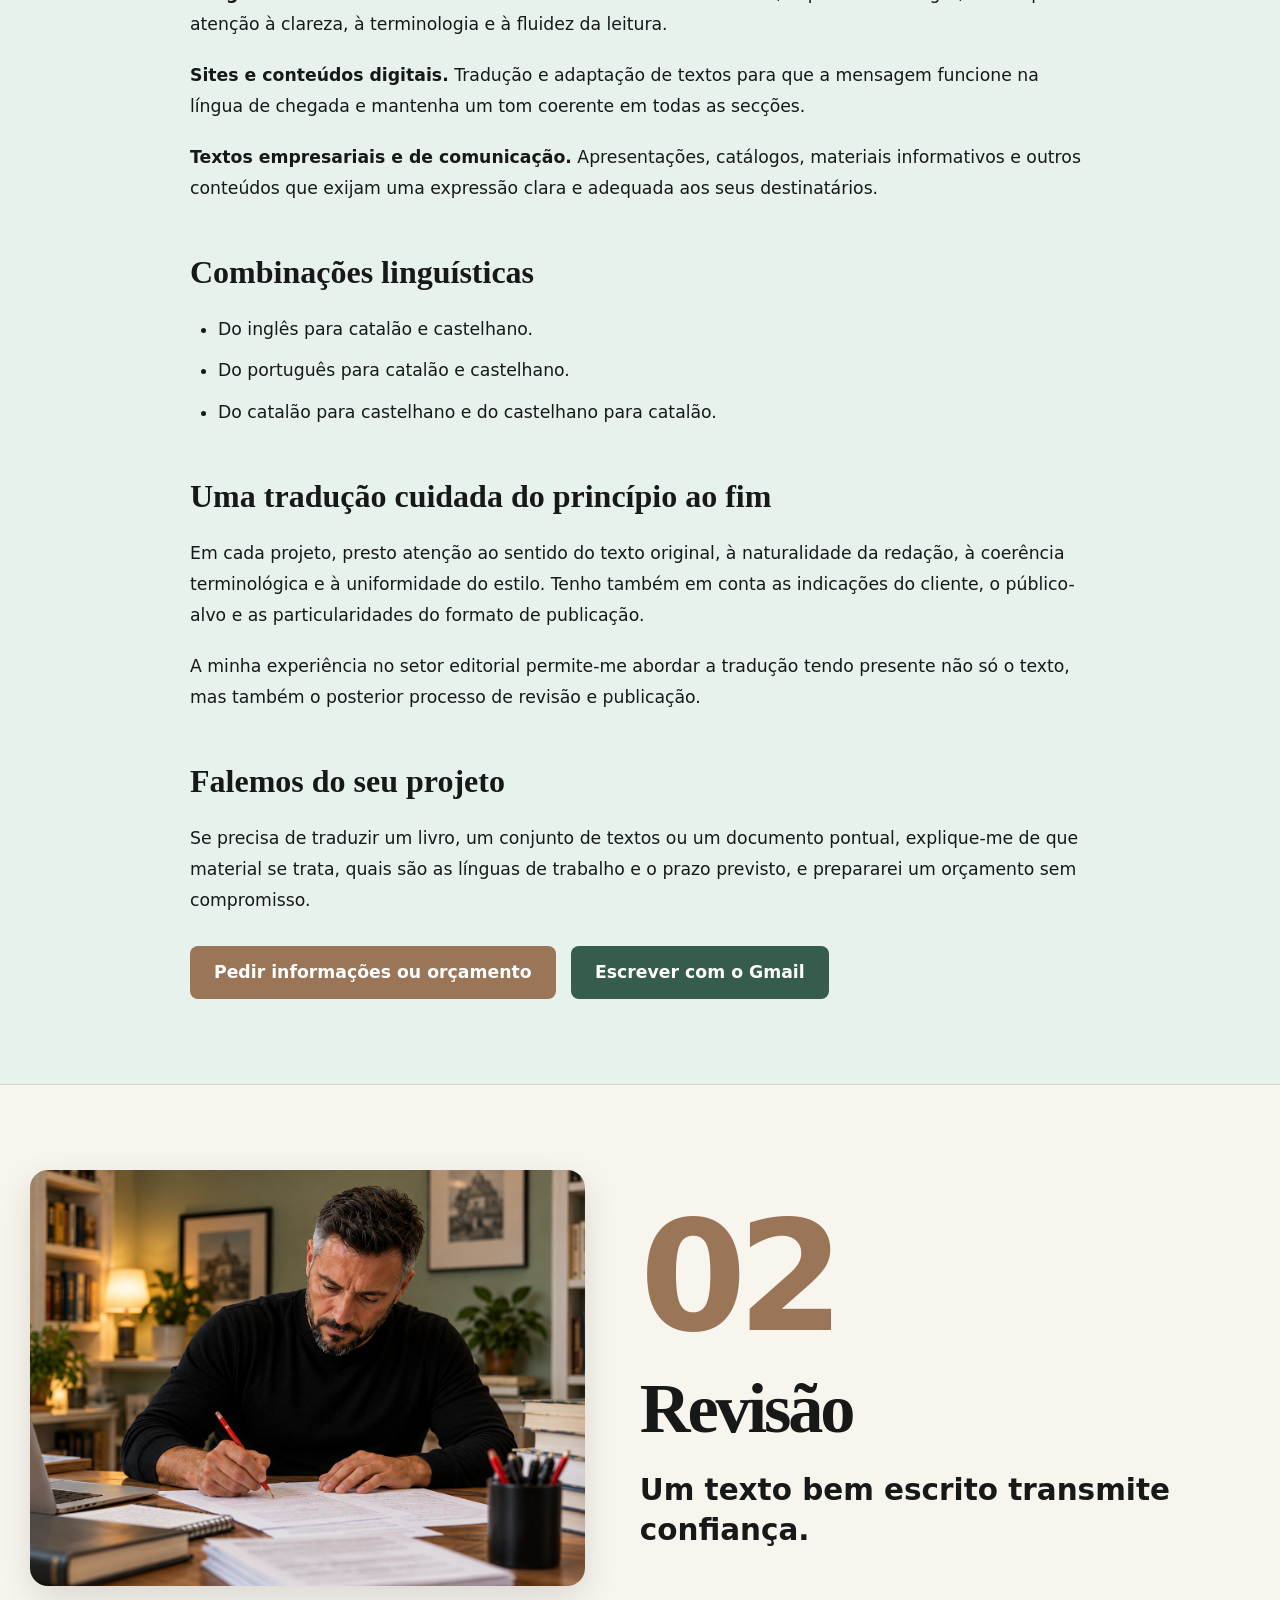
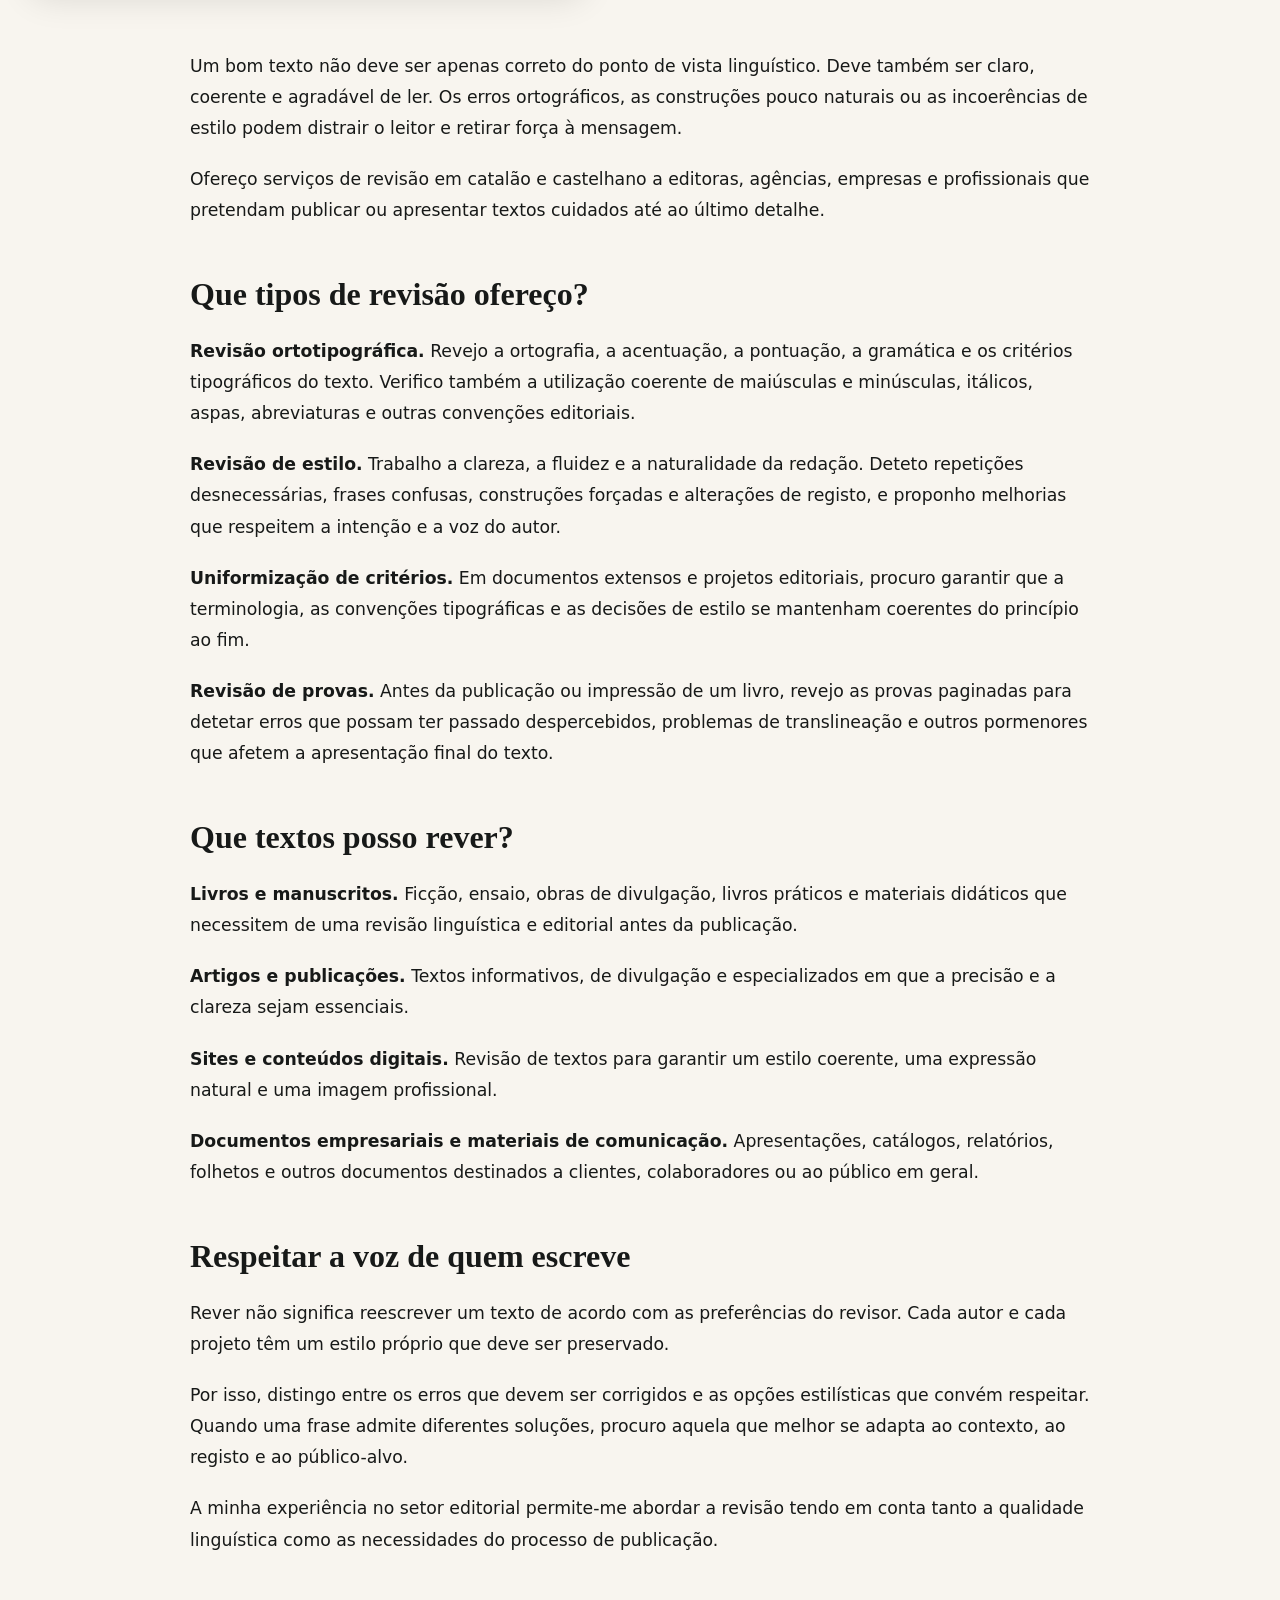
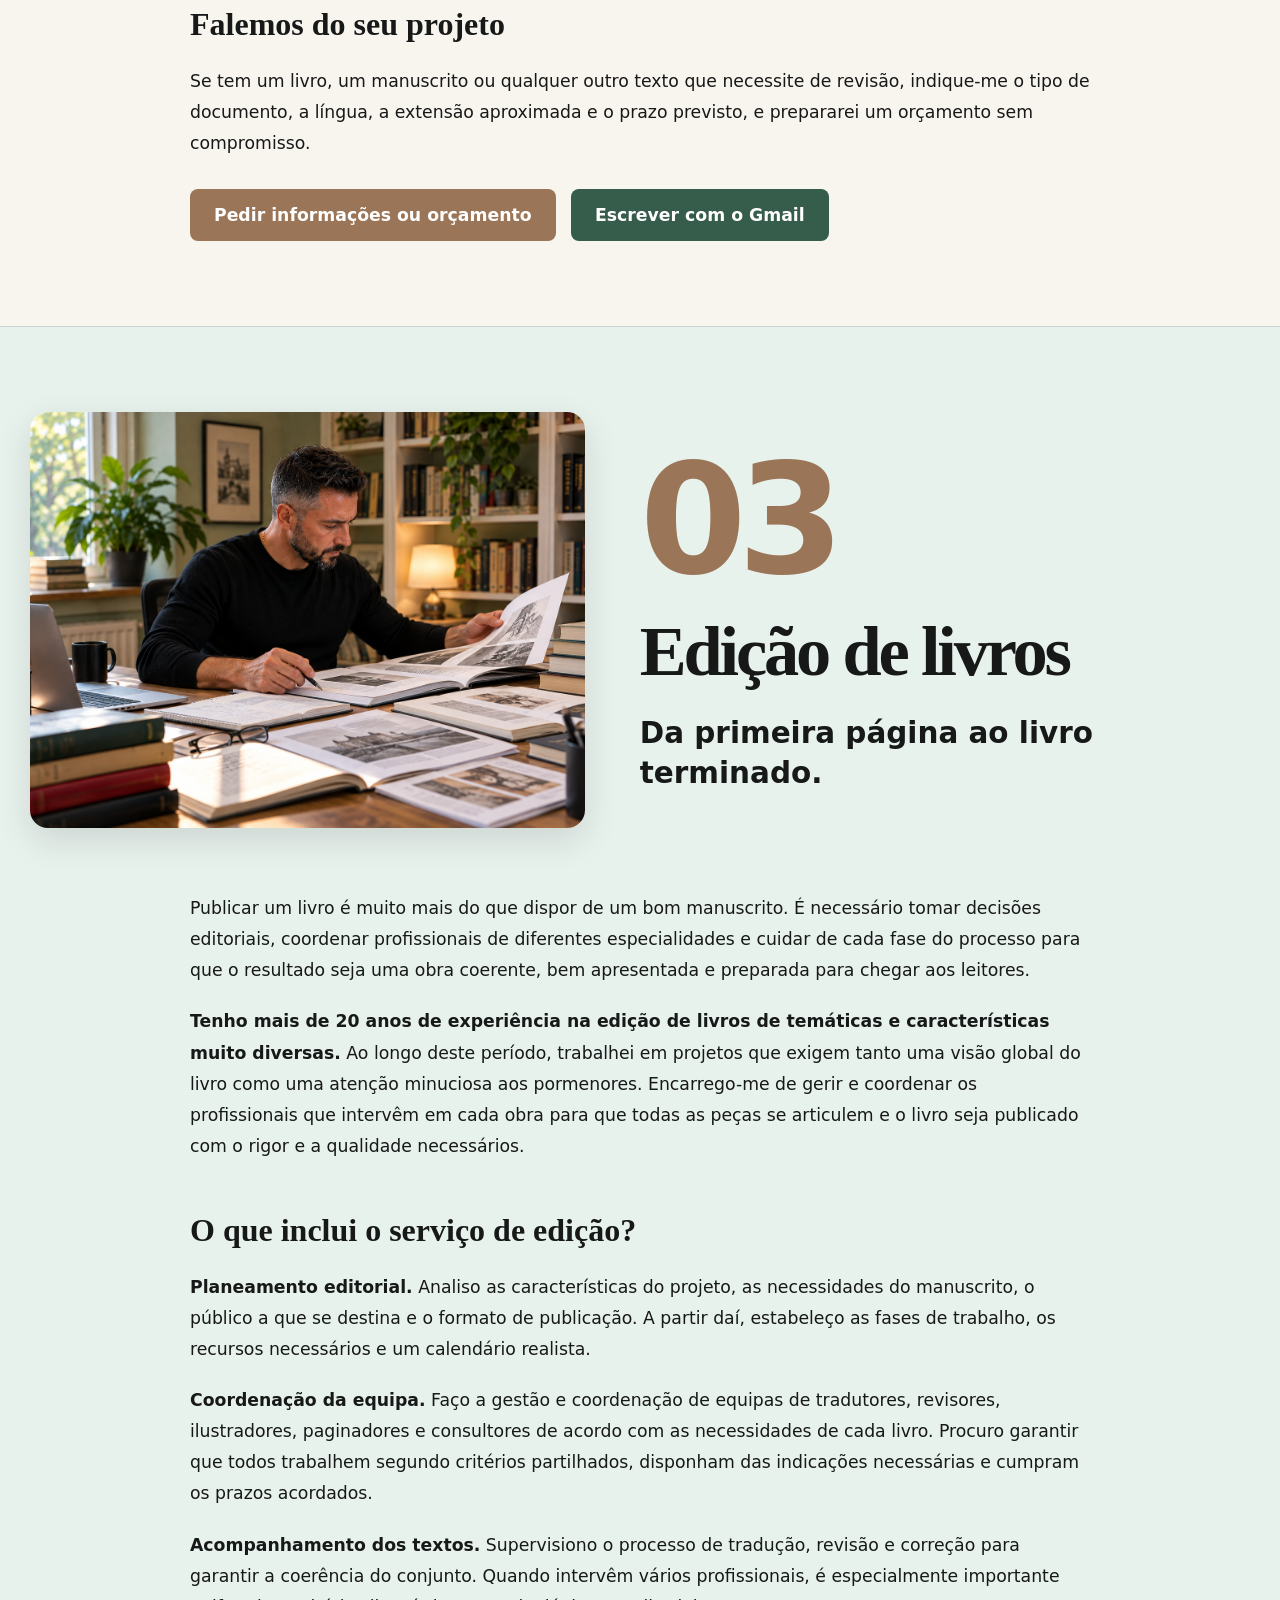
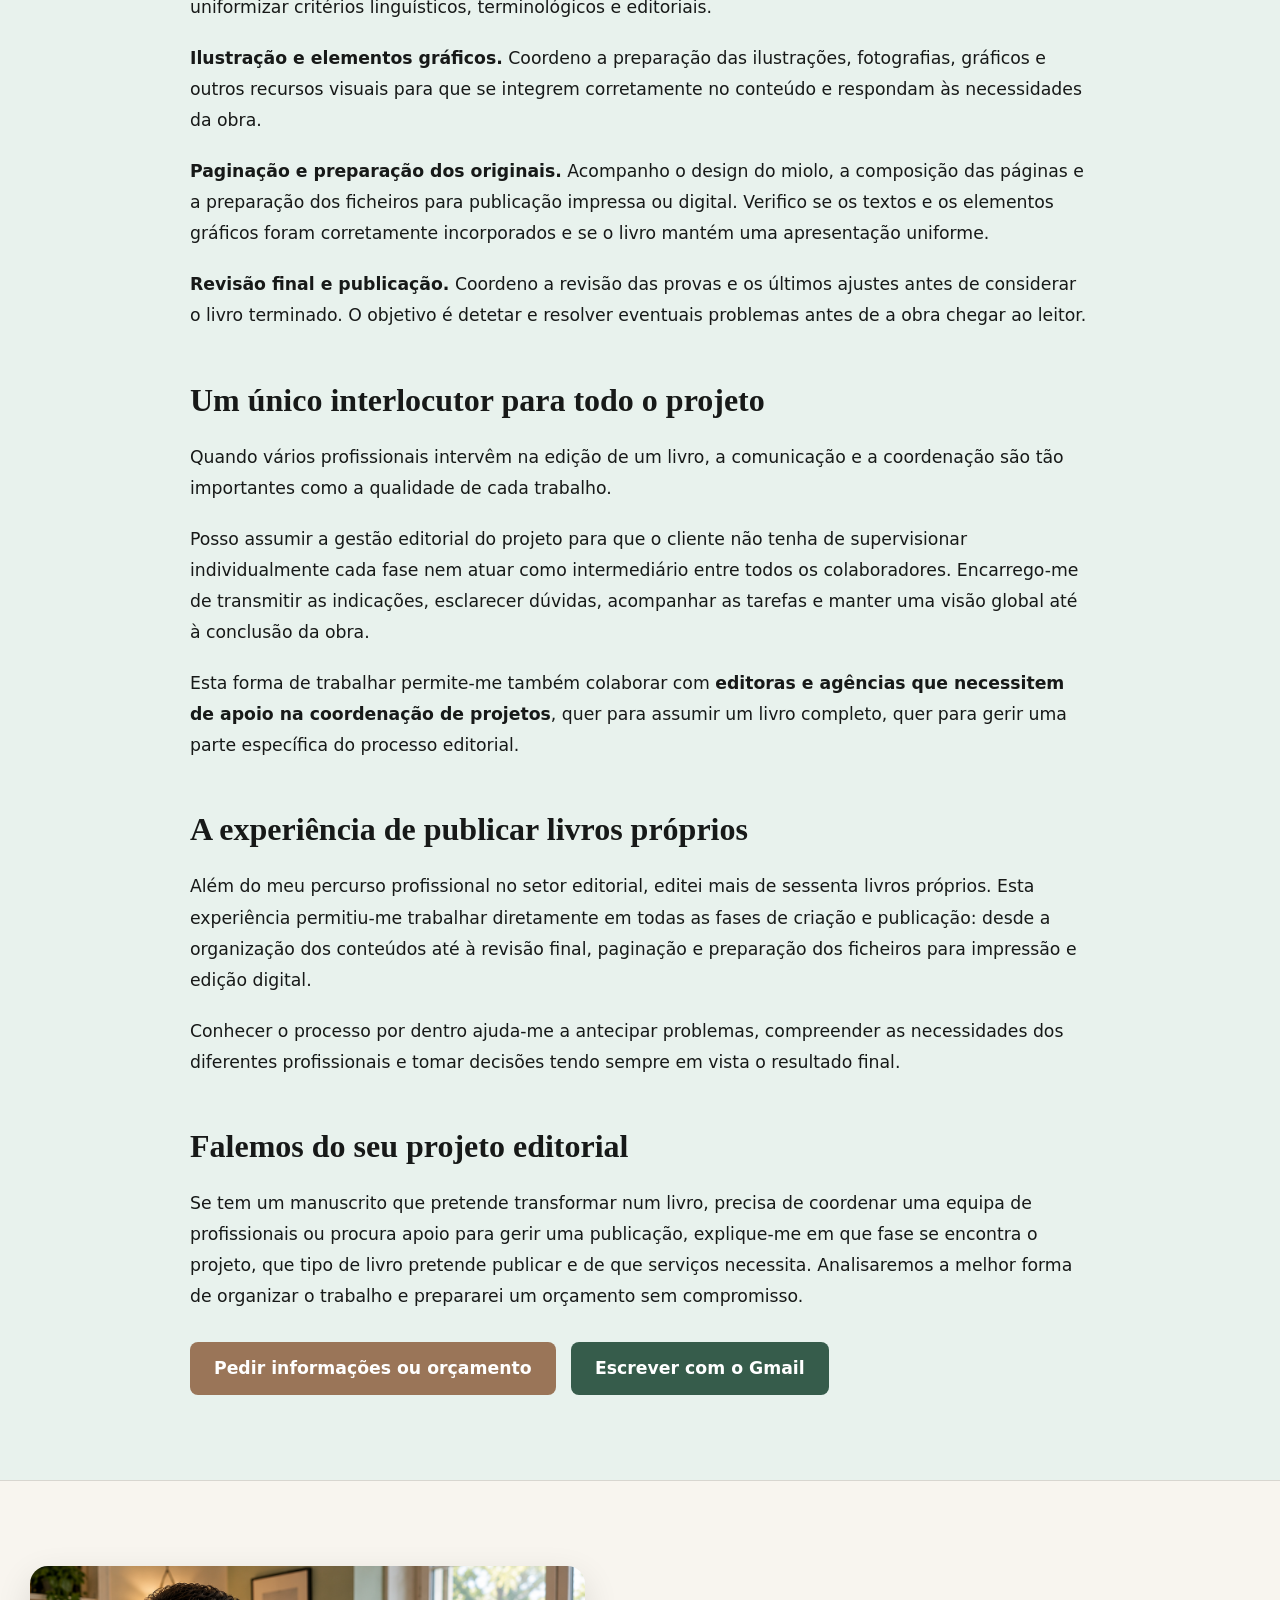
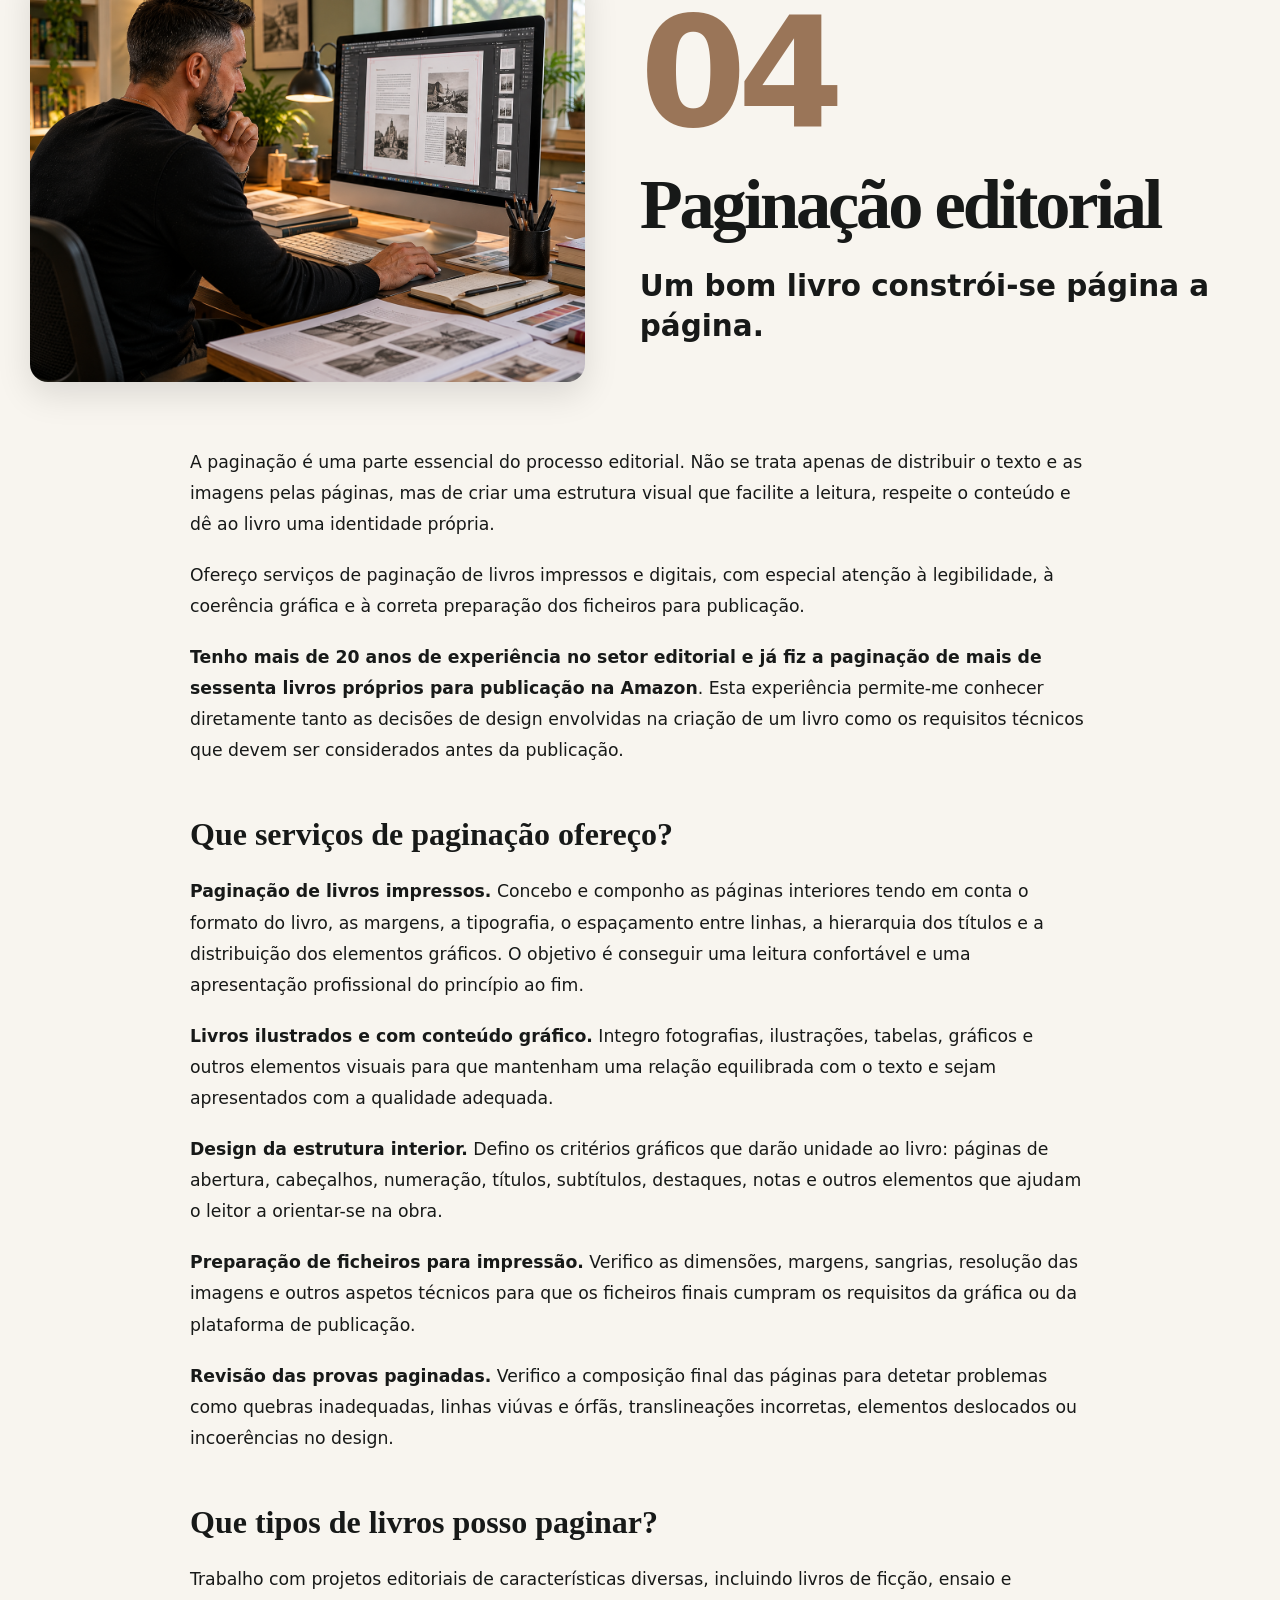
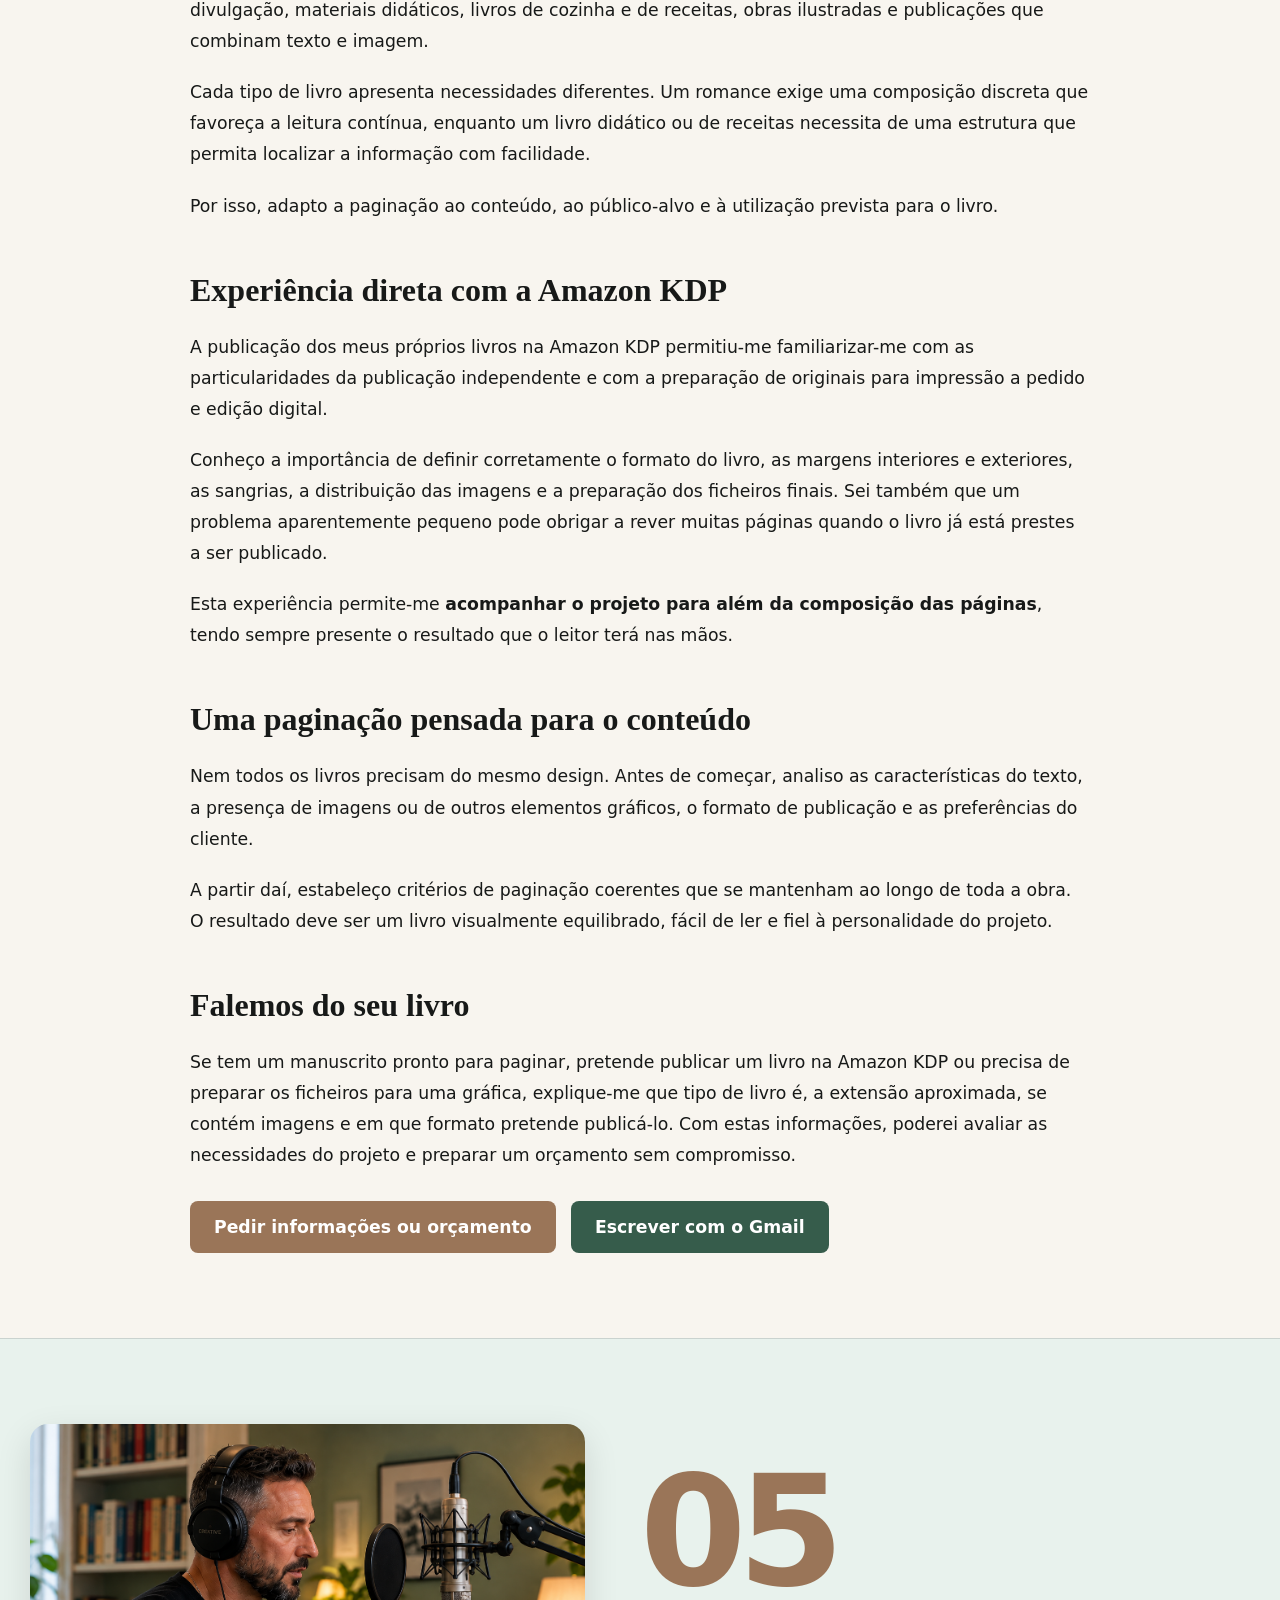
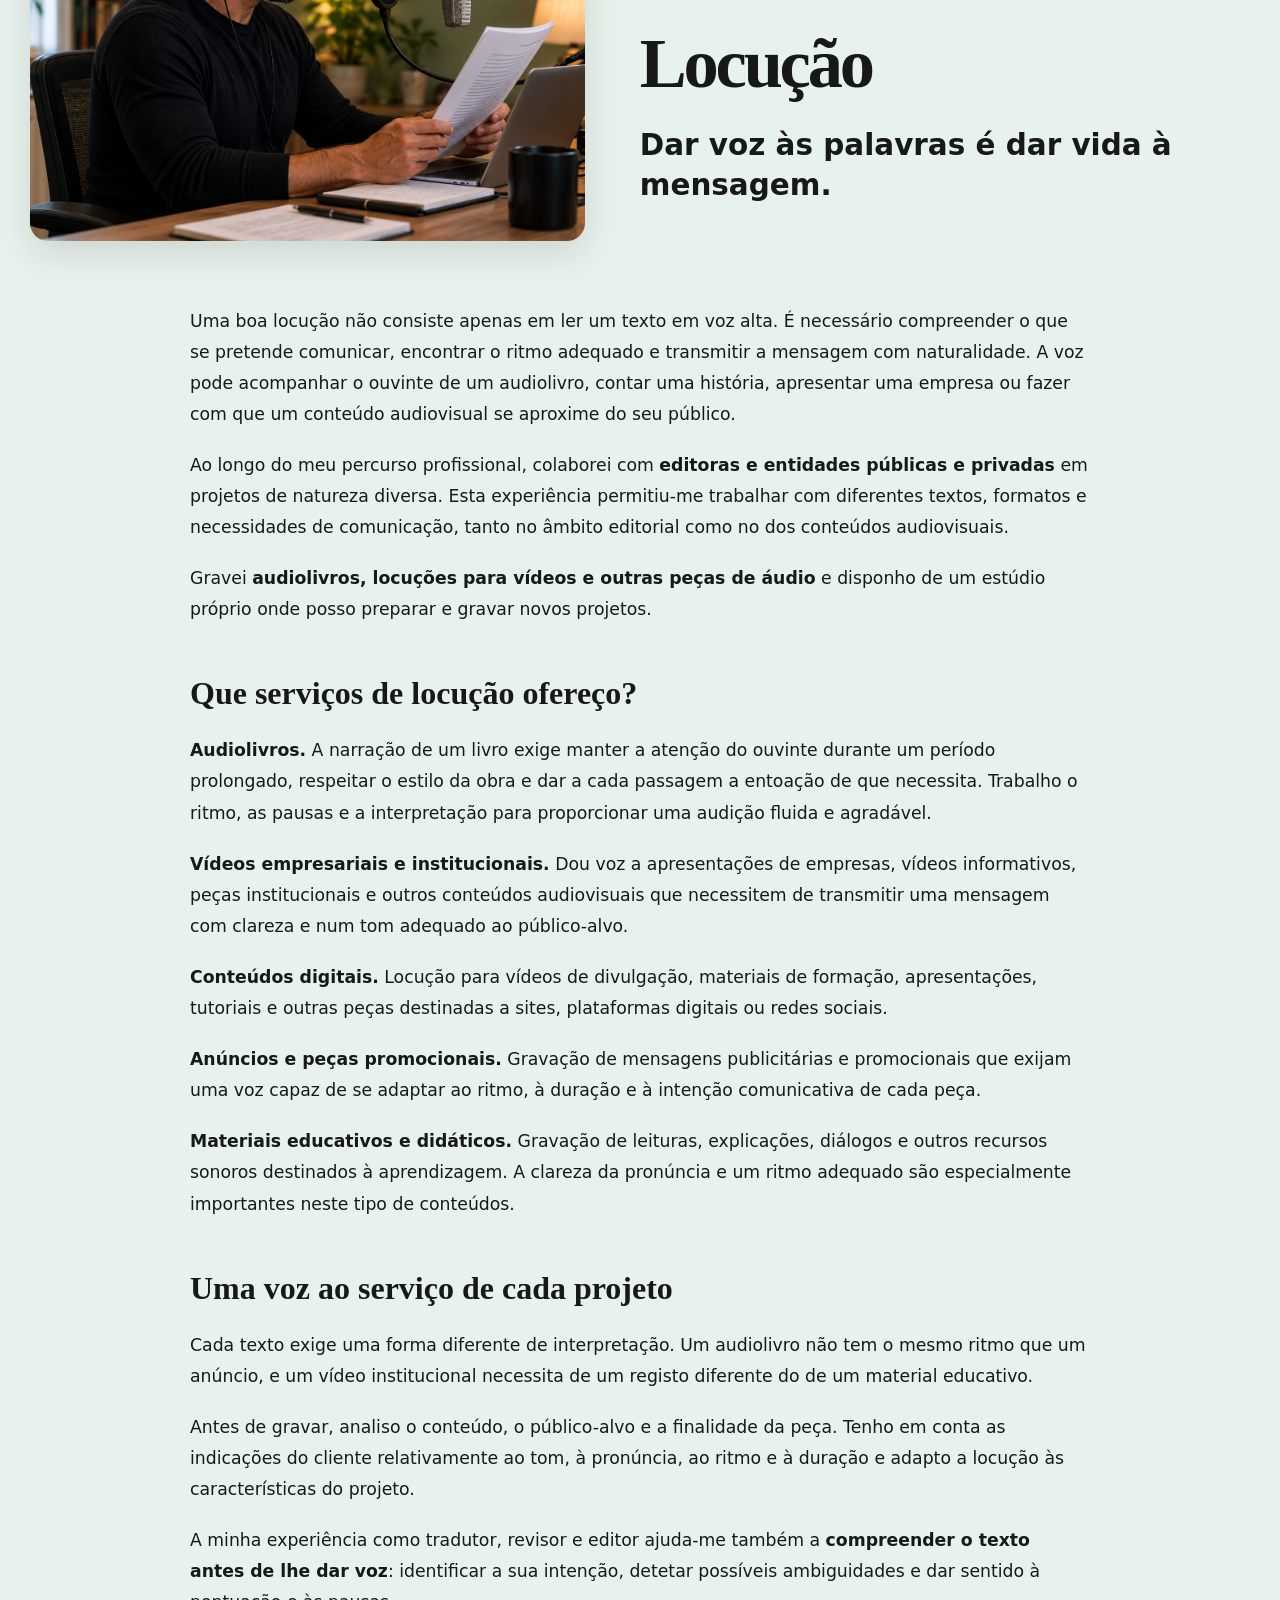
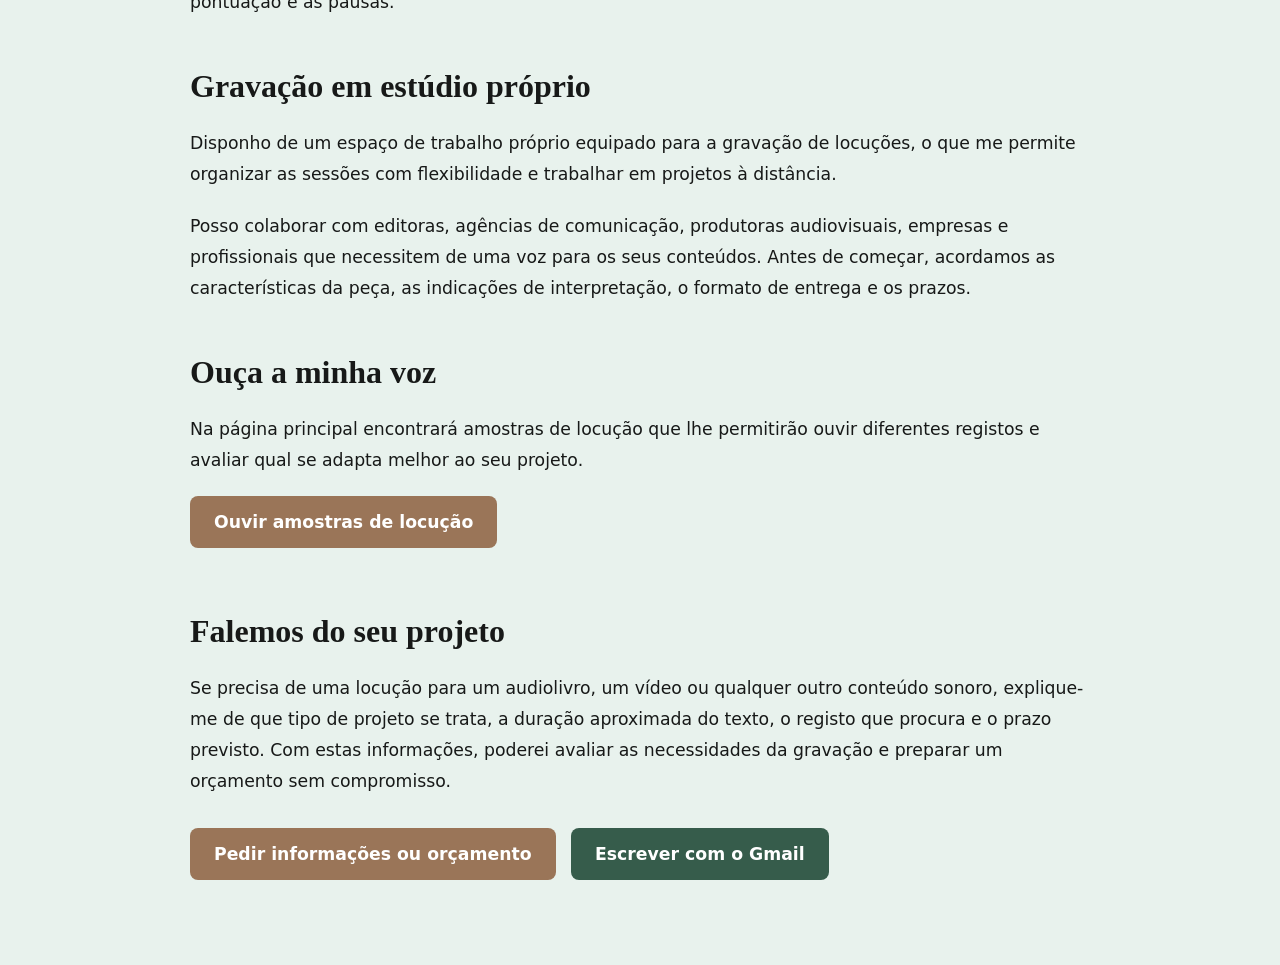
<file: pt/servicos.html>
<!DOCTYPE html>
<html lang="pt-PT">
<head>
  <meta charset="UTF-8">
  <meta name="viewport" content="width=device-width, initial-scale=1.0">
  <title>Serviços linguísticos e editoriais | Jordi Conde Baltrons</title>
  <meta name="description" content="Serviços de tradução, revisão, edição de livros, paginação editorial e locução de Jordi Conde Baltrons.">
  <link rel="icon" type="image/png" href="../favicon-verger-de-lletres-512.png">
  <link rel="stylesheet" href="../styles.css">
</head>

<body>

  <a class="serveis-logo" href="index.html" aria-label="Voltar à página principal">
    <img src="../assets/verger-de-lletres.png" alt="Verger de Lletres">
  </a>

  <a class="back-home" href="index.html">← Voltar à página principal</a>

  <main class="serveis-page">

    <section class="serveis-intro">
      <div class="wrap">
        <h1>Serviços linguísticos e editoriais</h1>
        <p>Ofereço serviços de tradução, revisão, edição de livros, paginação editorial e locução. Descubra o que inclui cada serviço e de que forma posso ajudar no seu projeto.</p>
      </div>
    </section>

    <!-- 01 · Tradução -->
    <section class="servei-detall" id="traducao">
      <div class="wrap">

        <div class="servei-capcalera">
          <img src="../assets/servei-traduccio.png" alt="Jordi Conde Baltrons a trabalhar numa tradução">

          <div class="servei-capcalera-text">
            <span class="servei-numero">01</span>
            <h2>Tradução</h2>
            <p class="servei-frase">Cada texto tem uma voz. A tradução deve preservá-la.</p>
          </div>
        </div>

        <div class="servei-contingut">
          <p>Traduzir não é substituir palavras de uma língua pelas de outra. É compreender o que um texto pretende transmitir e encontrar a forma de o exprimir com naturalidade, precisão e o registo adequado. Uma boa tradução deve respeitar o original e, ao mesmo tempo, soar ao leitor como um texto escrito diretamente na sua língua.</p>

          <p>Ofereço serviços de tradução a agências, editoras, empresas e profissionais que necessitem de textos cuidados, coerentes e preparados para chegar ao seu público.</p>

          <h3>Que textos posso traduzir?</h3>

          <p><strong>Livros e textos editoriais.</strong> Obras de ficção, livros de divulgação, materiais didáticos e outros projetos editoriais em que é necessário preservar a voz do autor, o estilo e a coerência do conjunto.</p>

          <p><strong>Artigos e conteúdos informativos.</strong> Textos destinados a informar, explicar ou divulgar, com especial atenção à clareza, à terminologia e à fluidez da leitura.</p>

          <p><strong>Sites e conteúdos digitais.</strong> Tradução e adaptação de textos para que a mensagem funcione na língua de chegada e mantenha um tom coerente em todas as secções.</p>

          <p><strong>Textos empresariais e de comunicação.</strong> Apresentações, catálogos, materiais informativos e outros conteúdos que exijam uma expressão clara e adequada aos seus destinatários.</p>

          <h3>Combinações linguísticas</h3>

          <ul>
            <li>Do inglês para catalão e castelhano.</li>
            <li>Do português para catalão e castelhano.</li>
            <li>Do catalão para castelhano e do castelhano para catalão.</li>
          </ul>

          <h3>Uma tradução cuidada do princípio ao fim</h3>

          <p>Em cada projeto, presto atenção ao sentido do texto original, à naturalidade da redação, à coerência terminológica e à uniformidade do estilo. Tenho também em conta as indicações do cliente, o público-alvo e as particularidades do formato de publicação.</p>

          <p>A minha experiência no setor editorial permite-me abordar a tradução tendo presente não só o texto, mas também o posterior processo de revisão e publicação.</p>

          <h3>Falemos do seu projeto</h3>

          <p>Se precisa de traduzir um livro, um conjunto de textos ou um documento pontual, explique-me de que material se trata, quais são as línguas de trabalho e o prazo previsto, e prepararei um orçamento sem compromisso.</p>

          <a class="servei-contacte" href="mailto:jordi@vergerdelletres.cat?subject=Pedido%20de%20informa%C3%A7%C3%B5es%20sobre%20tradu%C3%A7%C3%A3o">Pedir informações ou orçamento</a>
          <a class="servei-gmail" href="https://mail.google.com/mail/?view=cm&amp;fs=1&amp;to=jordi%40vergerdelletres.cat&amp;su=Pedido%20de%20informa%C3%A7%C3%B5es%20sobre%20tradu%C3%A7%C3%A3o" target="_blank" rel="noopener noreferrer">Escrever com o Gmail</a>
        </div>

      </div>
    </section>

    <!-- 02 · Revisão -->
    <section class="servei-detall" id="revisao">
      <div class="wrap">

        <div class="servei-capcalera">
          <img src="../assets/servei-correccio.png" alt="Jordi Conde Baltrons a rever um manuscrito">

          <div class="servei-capcalera-text">
            <span class="servei-numero">02</span>
            <h2>Revisão</h2>
            <p class="servei-frase">Um texto bem escrito transmite confiança.</p>
          </div>
        </div>

        <div class="servei-contingut">
          <p>Um bom texto não deve ser apenas correto do ponto de vista linguístico. Deve também ser claro, coerente e agradável de ler. Os erros ortográficos, as construções pouco naturais ou as incoerências de estilo podem distrair o leitor e retirar força à mensagem.</p>

          <p>Ofereço serviços de revisão em catalão e castelhano a editoras, agências, empresas e profissionais que pretendam publicar ou apresentar textos cuidados até ao último detalhe.</p>

          <h3>Que tipos de revisão ofereço?</h3>

          <p><strong>Revisão ortotipográfica.</strong> Revejo a ortografia, a acentuação, a pontuação, a gramática e os critérios tipográficos do texto. Verifico também a utilização coerente de maiúsculas e minúsculas, itálicos, aspas, abreviaturas e outras convenções editoriais.</p>

          <p><strong>Revisão de estilo.</strong> Trabalho a clareza, a fluidez e a naturalidade da redação. Deteto repetições desnecessárias, frases confusas, construções forçadas e alterações de registo, e proponho melhorias que respeitem a intenção e a voz do autor.</p>

          <p><strong>Uniformização de critérios.</strong> Em documentos extensos e projetos editoriais, procuro garantir que a terminologia, as convenções tipográficas e as decisões de estilo se mantenham coerentes do princípio ao fim.</p>

          <p><strong>Revisão de provas.</strong> Antes da publicação ou impressão de um livro, revejo as provas paginadas para detetar erros que possam ter passado despercebidos, problemas de translineação e outros pormenores que afetem a apresentação final do texto.</p>

          <h3>Que textos posso rever?</h3>

          <p><strong>Livros e manuscritos.</strong> Ficção, ensaio, obras de divulgação, livros práticos e materiais didáticos que necessitem de uma revisão linguística e editorial antes da publicação.</p>

          <p><strong>Artigos e publicações.</strong> Textos informativos, de divulgação e especializados em que a precisão e a clareza sejam essenciais.</p>

          <p><strong>Sites e conteúdos digitais.</strong> Revisão de textos para garantir um estilo coerente, uma expressão natural e uma imagem profissional.</p>

          <p><strong>Documentos empresariais e materiais de comunicação.</strong> Apresentações, catálogos, relatórios, folhetos e outros documentos destinados a clientes, colaboradores ou ao público em geral.</p>

          <h3>Respeitar a voz de quem escreve</h3>

          <p>Rever não significa reescrever um texto de acordo com as preferências do revisor. Cada autor e cada projeto têm um estilo próprio que deve ser preservado.</p>

          <p>Por isso, distingo entre os erros que devem ser corrigidos e as opções estilísticas que convém respeitar. Quando uma frase admite diferentes soluções, procuro aquela que melhor se adapta ao contexto, ao registo e ao público-alvo.</p>

          <p>A minha experiência no setor editorial permite-me abordar a revisão tendo em conta tanto a qualidade linguística como as necessidades do processo de publicação.</p>

          <h3>Falemos do seu projeto</h3>

          <p>Se tem um livro, um manuscrito ou qualquer outro texto que necessite de revisão, indique-me o tipo de documento, a língua, a extensão aproximada e o prazo previsto, e prepararei um orçamento sem compromisso.</p>

          <a class="servei-contacte" href="mailto:jordi@vergerdelletres.cat?subject=Pedido%20de%20informa%C3%A7%C3%B5es%20sobre%20revis%C3%A3o">Pedir informações ou orçamento</a>
          <a class="servei-gmail" href="https://mail.google.com/mail/?view=cm&amp;fs=1&amp;to=jordi%40vergerdelletres.cat&amp;su=Pedido%20de%20informa%C3%A7%C3%B5es%20sobre%20revis%C3%A3o" target="_blank" rel="noopener noreferrer">Escrever com o Gmail</a>
        </div>

      </div>
    </section>

    <!-- 03 · Edição de livros -->
    <section class="servei-detall" id="edicao">
      <div class="wrap">

        <div class="servei-capcalera">
          <img src="../assets/servei-edicio.png" alt="Jordi Conde Baltrons a rever materiais de um projeto editorial">

          <div class="servei-capcalera-text">
            <span class="servei-numero">03</span>
            <h2>Edição de livros</h2>
            <p class="servei-frase">Da primeira página ao livro terminado.</p>
          </div>
        </div>

        <div class="servei-contingut">
          <p>Publicar um livro é muito mais do que dispor de um bom manuscrito. É necessário tomar decisões editoriais, coordenar profissionais de diferentes especialidades e cuidar de cada fase do processo para que o resultado seja uma obra coerente, bem apresentada e preparada para chegar aos leitores.</p>

          <p><strong>Tenho mais de 20 anos de experiência na edição de livros de temáticas e características muito diversas.</strong> Ao longo deste período, trabalhei em projetos que exigem tanto uma visão global do livro como uma atenção minuciosa aos pormenores. Encarrego-me de gerir e coordenar os profissionais que intervêm em cada obra para que todas as peças se articulem e o livro seja publicado com o rigor e a qualidade necessários.</p>

          <h3>O que inclui o serviço de edição?</h3>

          <p><strong>Planeamento editorial.</strong> Analiso as características do projeto, as necessidades do manuscrito, o público a que se destina e o formato de publicação. A partir daí, estabeleço as fases de trabalho, os recursos necessários e um calendário realista.</p>

          <p><strong>Coordenação da equipa.</strong> Faço a gestão e coordenação de equipas de tradutores, revisores, ilustradores, paginadores e consultores de acordo com as necessidades de cada livro. Procuro garantir que todos trabalhem segundo critérios partilhados, disponham das indicações necessárias e cumpram os prazos acordados.</p>

          <p><strong>Acompanhamento dos textos.</strong> Supervisiono o processo de tradução, revisão e correção para garantir a coerência do conjunto. Quando intervêm vários profissionais, é especialmente importante uniformizar critérios linguísticos, terminológicos e editoriais.</p>

          <p><strong>Ilustração e elementos gráficos.</strong> Coordeno a preparação das ilustrações, fotografias, gráficos e outros recursos visuais para que se integrem corretamente no conteúdo e respondam às necessidades da obra.</p>

          <p><strong>Paginação e preparação dos originais.</strong> Acompanho o design do miolo, a composição das páginas e a preparação dos ficheiros para publicação impressa ou digital. Verifico se os textos e os elementos gráficos foram corretamente incorporados e se o livro mantém uma apresentação uniforme.</p>

          <p><strong>Revisão final e publicação.</strong> Coordeno a revisão das provas e os últimos ajustes antes de considerar o livro terminado. O objetivo é detetar e resolver eventuais problemas antes de a obra chegar ao leitor.</p>

          <h3>Um único interlocutor para todo o projeto</h3>

          <p>Quando vários profissionais intervêm na edição de um livro, a comunicação e a coordenação são tão importantes como a qualidade de cada trabalho.</p>

          <p>Posso assumir a gestão editorial do projeto para que o cliente não tenha de supervisionar individualmente cada fase nem atuar como intermediário entre todos os colaboradores. Encarrego-me de transmitir as indicações, esclarecer dúvidas, acompanhar as tarefas e manter uma visão global até à conclusão da obra.</p>

          <p>Esta forma de trabalhar permite-me também colaborar com <strong>editoras e agências que necessitem de apoio na coordenação de projetos</strong>, quer para assumir um livro completo, quer para gerir uma parte específica do processo editorial.</p>

          <h3>A experiência de publicar livros próprios</h3>

          <p>Além do meu percurso profissional no setor editorial, editei mais de sessenta livros próprios. Esta experiência permitiu-me trabalhar diretamente em todas as fases de criação e publicação: desde a organização dos conteúdos até à revisão final, paginação e preparação dos ficheiros para impressão e edição digital.</p>

          <p>Conhecer o processo por dentro ajuda-me a antecipar problemas, compreender as necessidades dos diferentes profissionais e tomar decisões tendo sempre em vista o resultado final.</p>

          <h3>Falemos do seu projeto editorial</h3>

          <p>Se tem um manuscrito que pretende transformar num livro, precisa de coordenar uma equipa de profissionais ou procura apoio para gerir uma publicação, explique-me em que fase se encontra o projeto, que tipo de livro pretende publicar e de que serviços necessita. Analisaremos a melhor forma de organizar o trabalho e prepararei um orçamento sem compromisso.</p>

          <a class="servei-contacte" href="mailto:jordi@vergerdelletres.cat?subject=Pedido%20de%20informa%C3%A7%C3%B5es%20sobre%20edi%C3%A7%C3%A3o%20de%20livros">Pedir informações ou orçamento</a>
          <a class="servei-gmail" href="https://mail.google.com/mail/?view=cm&amp;fs=1&amp;to=jordi%40vergerdelletres.cat&amp;su=Pedido%20de%20informa%C3%A7%C3%B5es%20sobre%20edi%C3%A7%C3%A3o%20de%20livros" target="_blank" rel="noopener noreferrer">Escrever com o Gmail</a>
        </div>

      </div>
    </section>

    <!-- 04 · Paginação editorial -->
    <section class="servei-detall" id="paginacao">
      <div class="wrap">

        <div class="servei-capcalera">
          <img src="../assets/servei-maquetacio.png" alt="Jordi Conde Baltrons a trabalhar na paginação de um livro">

          <div class="servei-capcalera-text">
            <span class="servei-numero">04</span>
            <h2>Paginação editorial</h2>
            <p class="servei-frase">Um bom livro constrói-se página a página.</p>
          </div>
        </div>

        <div class="servei-contingut">
          <p>A paginação é uma parte essencial do processo editorial. Não se trata apenas de distribuir o texto e as imagens pelas páginas, mas de criar uma estrutura visual que facilite a leitura, respeite o conteúdo e dê ao livro uma identidade própria.</p>

          <p>Ofereço serviços de paginação de livros impressos e digitais, com especial atenção à legibilidade, à coerência gráfica e à correta preparação dos ficheiros para publicação.</p>

          <p><strong>Tenho mais de 20 anos de experiência no setor editorial e já fiz a paginação de mais de sessenta livros próprios para publicação na Amazon</strong>. Esta experiência permite-me conhecer diretamente tanto as decisões de design envolvidas na criação de um livro como os requisitos técnicos que devem ser considerados antes da publicação.</p>

          <h3>Que serviços de paginação ofereço?</h3>

          <p><strong>Paginação de livros impressos.</strong> Concebo e componho as páginas interiores tendo em conta o formato do livro, as margens, a tipografia, o espaçamento entre linhas, a hierarquia dos títulos e a distribuição dos elementos gráficos. O objetivo é conseguir uma leitura confortável e uma apresentação profissional do princípio ao fim.</p>

          <p><strong>Livros ilustrados e com conteúdo gráfico.</strong> Integro fotografias, ilustrações, tabelas, gráficos e outros elementos visuais para que mantenham uma relação equilibrada com o texto e sejam apresentados com a qualidade adequada.</p>

          <p><strong>Design da estrutura interior.</strong> Defino os critérios gráficos que darão unidade ao livro: páginas de abertura, cabeçalhos, numeração, títulos, subtítulos, destaques, notas e outros elementos que ajudam o leitor a orientar-se na obra.</p>

          <p><strong>Preparação de ficheiros para impressão.</strong> Verifico as dimensões, margens, sangrias, resolução das imagens e outros aspetos técnicos para que os ficheiros finais cumpram os requisitos da gráfica ou da plataforma de publicação.</p>

          <p><strong>Revisão das provas paginadas.</strong> Verifico a composição final das páginas para detetar problemas como quebras inadequadas, linhas viúvas e órfãs, translineações incorretas, elementos deslocados ou incoerências no design.</p>

          <h3>Que tipos de livros posso paginar?</h3>

          <p>Trabalho com projetos editoriais de características diversas, incluindo livros de ficção, ensaio e divulgação, materiais didáticos, livros de cozinha e de receitas, obras ilustradas e publicações que combinam texto e imagem.</p>

          <p>Cada tipo de livro apresenta necessidades diferentes. Um romance exige uma composição discreta que favoreça a leitura contínua, enquanto um livro didático ou de receitas necessita de uma estrutura que permita localizar a informação com facilidade.</p>

          <p>Por isso, adapto a paginação ao conteúdo, ao público-alvo e à utilização prevista para o livro.</p>

          <h3>Experiência direta com a Amazon KDP</h3>

          <p>A publicação dos meus próprios livros na Amazon KDP permitiu-me familiarizar-me com as particularidades da publicação independente e com a preparação de originais para impressão a pedido e edição digital.</p>

          <p>Conheço a importância de definir corretamente o formato do livro, as margens interiores e exteriores, as sangrias, a distribuição das imagens e a preparação dos ficheiros finais. Sei também que um problema aparentemente pequeno pode obrigar a rever muitas páginas quando o livro já está prestes a ser publicado.</p>

          <p>Esta experiência permite-me <strong>acompanhar o projeto para além da composição das páginas</strong>, tendo sempre presente o resultado que o leitor terá nas mãos.</p>

          <h3>Uma paginação pensada para o conteúdo</h3>

          <p>Nem todos os livros precisam do mesmo design. Antes de começar, analiso as características do texto, a presença de imagens ou de outros elementos gráficos, o formato de publicação e as preferências do cliente.</p>

          <p>A partir daí, estabeleço critérios de paginação coerentes que se mantenham ao longo de toda a obra. O resultado deve ser um livro visualmente equilibrado, fácil de ler e fiel à personalidade do projeto.</p>

          <h3>Falemos do seu livro</h3>

          <p>Se tem um manuscrito pronto para paginar, pretende publicar um livro na Amazon KDP ou precisa de preparar os ficheiros para uma gráfica, explique-me que tipo de livro é, a extensão aproximada, se contém imagens e em que formato pretende publicá-lo. Com estas informações, poderei avaliar as necessidades do projeto e preparar um orçamento sem compromisso.</p>

          <a class="servei-contacte" href="mailto:jordi@vergerdelletres.cat?subject=Pedido%20de%20informa%C3%A7%C3%B5es%20sobre%20pagina%C3%A7%C3%A3o%20editorial">Pedir informações ou orçamento</a>
          <a class="servei-gmail" href="https://mail.google.com/mail/?view=cm&amp;fs=1&amp;to=jordi%40vergerdelletres.cat&amp;su=Pedido%20de%20informa%C3%A7%C3%B5es%20sobre%20pagina%C3%A7%C3%A3o%20editorial" target="_blank" rel="noopener noreferrer">Escrever com o Gmail</a>
        </div>

      </div>
    </section>

    <!-- 05 · Locução -->
    <section class="servei-detall" id="locucao">
      <div class="wrap">

        <div class="servei-capcalera">
          <img src="../assets/servei-locucio.png" alt="Jordi Conde Baltrons a gravar uma locução no seu estúdio">

          <div class="servei-capcalera-text">
            <span class="servei-numero">05</span>
            <h2>Locução</h2>
            <p class="servei-frase">Dar voz às palavras é dar vida à mensagem.</p>
          </div>
        </div>

        <div class="servei-contingut">
          <p>Uma boa locução não consiste apenas em ler um texto em voz alta. É necessário compreender o que se pretende comunicar, encontrar o ritmo adequado e transmitir a mensagem com naturalidade. A voz pode acompanhar o ouvinte de um audiolivro, contar uma história, apresentar uma empresa ou fazer com que um conteúdo audiovisual se aproxime do seu público.</p>

          <p>Ao longo do meu percurso profissional, colaborei com <strong>editoras e entidades públicas e privadas</strong> em projetos de natureza diversa. Esta experiência permitiu-me trabalhar com diferentes textos, formatos e necessidades de comunicação, tanto no âmbito editorial como no dos conteúdos audiovisuais.</p>

          <p>Gravei <strong>audiolivros, locuções para vídeos e outras peças de áudio</strong> e disponho de um estúdio próprio onde posso preparar e gravar novos projetos.</p>

          <h3>Que serviços de locução ofereço?</h3>

          <p><strong>Audiolivros.</strong> A narração de um livro exige manter a atenção do ouvinte durante um período prolongado, respeitar o estilo da obra e dar a cada passagem a entoação de que necessita. Trabalho o ritmo, as pausas e a interpretação para proporcionar uma audição fluida e agradável.</p>

          <p><strong>Vídeos empresariais e institucionais.</strong> Dou voz a apresentações de empresas, vídeos informativos, peças institucionais e outros conteúdos audiovisuais que necessitem de transmitir uma mensagem com clareza e num tom adequado ao público-alvo.</p>

          <p><strong>Conteúdos digitais.</strong> Locução para vídeos de divulgação, materiais de formação, apresentações, tutoriais e outras peças destinadas a sites, plataformas digitais ou redes sociais.</p>

          <p><strong>Anúncios e peças promocionais.</strong> Gravação de mensagens publicitárias e promocionais que exijam uma voz capaz de se adaptar ao ritmo, à duração e à intenção comunicativa de cada peça.</p>

          <p><strong>Materiais educativos e didáticos.</strong> Gravação de leituras, explicações, diálogos e outros recursos sonoros destinados à aprendizagem. A clareza da pronúncia e um ritmo adequado são especialmente importantes neste tipo de conteúdos.</p>

          <h3>Uma voz ao serviço de cada projeto</h3>

          <p>Cada texto exige uma forma diferente de interpretação. Um audiolivro não tem o mesmo ritmo que um anúncio, e um vídeo institucional necessita de um registo diferente do de um material educativo.</p>

          <p>Antes de gravar, analiso o conteúdo, o público-alvo e a finalidade da peça. Tenho em conta as indicações do cliente relativamente ao tom, à pronúncia, ao ritmo e à duração e adapto a locução às características do projeto.</p>

          <p>A minha experiência como tradutor, revisor e editor ajuda-me também a <strong>compreender o texto antes de lhe dar voz</strong>: identificar a sua intenção, detetar possíveis ambiguidades e dar sentido à pontuação e às pausas.</p>

          <h3>Gravação em estúdio próprio</h3>

          <p>Disponho de um espaço de trabalho próprio equipado para a gravação de locuções, o que me permite organizar as sessões com flexibilidade e trabalhar em projetos à distância.</p>

          <p>Posso colaborar com editoras, agências de comunicação, produtoras audiovisuais, empresas e profissionais que necessitem de uma voz para os seus conteúdos. Antes de começar, acordamos as características da peça, as indicações de interpretação, o formato de entrega e os prazos.</p>

          <h3>Ouça a minha voz</h3>

          <p>Na página principal encontrará amostras de locução que lhe permitirão ouvir diferentes registos e avaliar qual se adapta melhor ao seu projeto.</p>

          <a class="servei-mostres" href="index.html#veu">Ouvir amostras de locução</a>

          <h3>Falemos do seu projeto</h3>

          <p>Se precisa de uma locução para um audiolivro, um vídeo ou qualquer outro conteúdo sonoro, explique-me de que tipo de projeto se trata, a duração aproximada do texto, o registo que procura e o prazo previsto. Com estas informações, poderei avaliar as necessidades da gravação e preparar um orçamento sem compromisso.</p>

          <a class="servei-contacte" href="mailto:jordi@vergerdelletres.cat?subject=Pedido%20de%20informa%C3%A7%C3%B5es%20sobre%20locu%C3%A7%C3%A3o">Pedir informações ou orçamento</a>
          <a class="servei-gmail" href="https://mail.google.com/mail/?view=cm&amp;fs=1&amp;to=jordi%40vergerdelletres.cat&amp;su=Pedido%20de%20informa%C3%A7%C3%B5es%20sobre%20locu%C3%A7%C3%A3o" target="_blank" rel="noopener noreferrer">Escrever com o Gmail</a>
        </div>

      </div>
    </section>

  </main>

  <a class="back-to-top" href="#" aria-label="Voltar ao início da página">↑ Topo</a>
  <script src="../script.js"></script>
</body>
</html>
</file>
<file: styles.css>
:root{--mint:#e8f2ed;--mint-deep:#cfded6;--paper:#f8f5ef;--white:#fffdf9;--ink:#171918;--muted:#666b67;--bronze:#9a7558;--line:rgba(23,25,24,.14);--max:1220px}*{box-sizing:border-box;margin:0;padding:0}html{scroll-behavior:smooth}body{font-family:Manrope,system-ui,sans-serif;background:var(--paper);color:var(--ink);line-height:1.65}img{display:block;width:100%}a{color:inherit;text-decoration:none}.wrap{width:min(calc(100% - 40px),var(--max));margin:auto}.header{position:sticky;top:0;z-index:50;background:rgba(248,245,239,.88);backdrop-filter:blur(16px);border-bottom:1px solid var(--line)}.nav{min-height:84px;display:flex;justify-content:space-between;align-items:center;gap:30px}.identity{display:flex;flex-direction:column;line-height:1.15}.identity strong{font-family:"Cormorant Garamond",serif;font-size:1.45rem}.identity span{font-size:.72rem;text-transform:uppercase;letter-spacing:.13em;color:var(--muted)}.menu{display:flex;align-items:center;gap:28px;font-size:1rem}.menu a{transition:.2s}.menu a:hover{color:var(--bronze)}.menu-contact{border:1px solid var(--ink);border-radius:999px;padding:10px 18px}.menu-button{display:none;background:transparent;border:0;font:inherit;font-weight:700}.hero{padding:90px 0 70px;background:linear-gradient(110deg,var(--paper) 0 58%,var(--mint) 58% 100%)}.hero-grid{display:grid;grid-template-columns:1.02fr .98fr;gap:64px;align-items:center}.kicker{text-transform:uppercase;letter-spacing:.10em;font-weight:700;font-size:1rem;color:var(--bronze);margin-bottom:18px}h1,h2,h3{font-family:"Cormorant Garamond",serif;line-height:1.02}h1{font-size:clamp(3.8rem,7.4vw,7.3rem);max-width:840px;margin-bottom:28px}h2{font-size:clamp(2.8rem,5vw,5rem);max-width:890px}h3{font-size:2rem}.hero-intro{font-size:1.15rem;color:var(--muted);max-width:650px}.actions{display:flex;gap:14px;flex-wrap:wrap;margin-top:34px}.btn{display:inline-flex;align-items:center;justify-content:center;min-height:52px;padding:0 24px;border-radius:999px;font-weight:700;transition:.2s}.btn:hover{transform:translateY(-2px)}.primary{background:var(--ink);color:white}.secondary{border:1px solid var(--ink)}.hero-image{position:relative}.hero-image img{aspect-ratio:4/5;object-fit:cover;border-radius:28px;box-shadow:0 30px 90px rgba(23,25,24,.16)}.hero-image figcaption{position:absolute;left:22px;right:22px;bottom:22px;background:rgba(255,253,249,.9);backdrop-filter:blur(8px);padding:14px 18px;border-radius:14px;font-size:.76rem;text-transform:uppercase;letter-spacing:.11em}.proof{background:var(--ink);color:white}.proof-grid{display:grid;grid-template-columns:repeat(4,1fr)}.proof article{min-height:180px;padding:38px 26px;border-right:1px solid rgba(255,255,255,.12);display:flex;flex-direction:column;justify-content:center}.proof article:last-child{border-right:0}.proof strong{font-family:"Cormorant Garamond",serif;font-size:2.7rem;line-height:1}.proof span{margin-top:10px;color:rgba(255,255,255,.68);font-size:.9rem}.section{padding:120px 0}.section-head{max-width:900px;margin-bottom:58px}.section-head>p:last-child{max-width:700px;margin-top:22px;color:var(--muted);font-size:1.08rem}.service-grid{display:grid;grid-template-columns:repeat(2,1fr);gap:20px}.service-card{background:var(--white);border:1px solid var(--line);border-radius:22px;padding:34px;min-height:260px}.service-card>span,.step>span,.audio-card span{font-size:.74rem;letter-spacing:.14em;color:var(--bronze);font-weight:700}.service-card h3{margin:60px 0 16px}.service-card p{color:var(--muted)}.wide-image{margin-top:22px;border-radius:24px;overflow:hidden}.wide-image img{height:420px;object-fit:cover}.method{background:var(--mint)}.steps{display:grid;grid-template-columns:repeat(4,1fr);gap:16px}.step{padding:28px 24px;border-top:1px solid var(--ink)}.step h3{margin:58px 0 12px}.step p{color:var(--muted);font-size:.92rem}.about{background:var(--white)}.about-grid{display:grid;grid-template-columns:.82fr 1.18fr;gap:80px;align-items:center}.portrait img{aspect-ratio:4/5;object-fit:cover;border-radius:24px}.about-copy p{font-size:1.06rem;color:var(--muted);margin-top:20px}.about-copy a{text-decoration:underline;text-underline-offset:3px}.voice{background:var(--ink);color:white}.voice .section-head>p:last-child{color:rgba(255,255,255,.62)}.audio-grid{display:grid;gap:16px}.audio-card{display:grid;grid-template-columns:1fr minmax(280px,420px);gap:30px;align-items:center;border:1px solid rgba(255,255,255,.15);border-radius:18px;padding:26px;background:rgba(255,255,255,.04)}.audio-card h3{margin:8px 0 6px}.audio-card p{color:rgba(255,255,255,.62)}audio{width:100%}.contact{padding:110px 0;background:var(--mint-deep)}.contact-grid{display:grid;grid-template-columns:1fr 1fr;gap:70px;align-items:start}.contact-grid>div>p:last-child{margin-top:22px;max-width:610px;color:var(--muted)}.contact-card{background:var(--white);border:1px solid var(--line);border-radius:22px;padding:34px}.contact-card span{font-size:.74rem;text-transform:uppercase;letter-spacing:.14em;color:var(--bronze);font-weight:700}.contact-card a{font-family:"Cormorant Garamond",serif;font-size:clamp(1.45rem,3vw,3rem);line-height:1.08;letter-spacing:-.025em;display:block;margin:12px 0 18px;white-space:nowrap}.contact-card p{color:var(--muted);font-size:.9rem}footer{background:var(--ink);color:white}.footer-inner{min-height:120px;display:flex;align-items:center;justify-content:space-between;gap:30px}.footer-inner div{display:flex;flex-direction:column}.footer-inner span,.footer-inner p{color:rgba(255,255,255,.58);font-size:.82rem}.reveal{opacity:0;transform:translateY(18px);transition:opacity .75s ease,transform .75s ease}.reveal.visible{opacity:1;transform:none}@media(max-width:900px){.hero{background:var(--paper)}.hero-grid,.about-grid,.contact-grid{grid-template-columns:1fr}.proof-grid{grid-template-columns:repeat(2,1fr)}.service-grid{grid-template-columns:1fr}.steps{grid-template-columns:repeat(2,1fr)}.audio-card{grid-template-columns:1fr}.menu{display:none;position:absolute;top:88px;left:20px;right:20px;flex-direction:column;align-items:stretch;background:var(--white);border:1px solid var(--line);padding:22px;border-radius:18px}.menu.open{display:flex}.menu-button{display:block}}@media(max-width:560px){.wrap{width:min(calc(100% - 28px),var(--max))}.hero,.section{padding:78px 0}h1{font-size:3.7rem}.proof-grid,.steps{grid-template-columns:1fr}.proof article{border-right:0;border-bottom:1px solid rgba(255,255,255,.12)}.proof article:last-child{border-bottom:0}.wide-image img{height:280px}.footer-inner{flex-direction:column;justify-content:center;text-align:center}}

@media(max-width:420px){.contact-card a{font-size:1.22rem;letter-spacing:-.035em}}
.books-kicker {
  font-size: 1.35rem;
}
.books-level {
  margin-top: 60px;
}

.books-level h3 {
  font-size: 2.4rem;
  margin-bottom: 28px;
}

.books-grid {
  display: grid;
  grid-template-columns: repeat(3, 220px);
  gap: 40px;
  justify-content: center;
}

.book-card img {
  width: 100%;
  border-radius: 14px;
}

.book-card h4 {
  font-family: "Cormorant Garamond", serif;
  font-size: 1.55rem;
  margin-top: 14px;
  line-height: 1.15;
}

.book-buy {
  display: inline-flex;
  align-items: center;
  justify-content: center;
  margin-top: 14px;
  padding: 10px 16px;
  border: 1px solid var(--ink);
  border-radius: 999px;
  font-size: .85rem;
  font-weight: 700;
  transition: .2s;
}

.book-buy:hover {
  background: var(--ink);
  color: white;
}

.schools-box {
  max-width: 850px;
  margin: 80px auto 0;
  padding: 36px 40px;
  background: var(--mint);
  border: 1px solid var(--line);
  border-radius: 22px;
}

.schools-box h3 {
  font-size: 2.2rem;
  margin-bottom: 12px;
}

.schools-box p {
  color: var(--muted);
  max-width: 700px;
}

.school-email {
  display: inline-block;
  margin-top: 20px;
  margin-right: 12px;
  font-weight: 700;
}

.copy-email {
  padding: 10px 16px;
  border: 1px solid var(--ink);
  border-radius: 999px;
  background: transparent;
  color: var(--ink);
  font-family: Manrope, system-ui, sans-serif;
  font-size: .85rem;
  font-weight: 700;
  cursor: pointer;
  transition: .2s;
}

.copy-email:hover {
  background: var(--ink);
  color: white;
}
.schools-box {
  max-width: 900px;
  padding: 44px;
}

.schools-box h2 {
  font-size: clamp(2.2rem, 4vw, 3.5rem);
  line-height: 1.1;
  margin-bottom: 28px;
}

.schools-box h3 {
  font-size: clamp(1.7rem, 3vw, 2.2rem);
  line-height: 1.15;
  margin-top: 36px;
  margin-bottom: 14px;
}

.schools-box p {
  max-width: 100%;
  margin-bottom: 16px;
  line-height: 1.75;
}

.schools-pricing {
  background: var(--white);
  border: 1px solid var(--line);
  border-radius: 18px;
  padding: 30px;
  margin: 34px 0;
}

.schools-pricing h3 {
  margin-top: 0;
}

.schools-pricing .schools-price {
  font-family: "Cormorant Garamond", serif;
  font-size: 4rem;
  font-weight: 700;
  line-height: 1.1;
  color: var(--ink);
  margin: 22px 0 8px;
}

.schools-price span {
  font-family: Manrope, system-ui, sans-serif;
  font-size: 1rem;
  font-weight: 400;
}

.schools-pricing ul {
  margin: 24px 0 0;
  padding-left: 22px;
}

.schools-pricing li {
  margin-bottom: 12px;
  line-height: 1.65;
}

.school-contact-btn {
  display: inline-flex;
  align-items: center;
  justify-content: center;
  padding: 14px 22px;
  margin-top: 14px;
  background: var(--ink);
  color: white;
  border-radius: 999px;
  font-size: .9rem;
  font-weight: 700;
  text-align: center;
  transition: .2s;
}

.school-contact-btn:hover {
  transform: translateY(-2px);
  background: var(--bronze);
}

.schools-email-row {
  display: flex;
  align-items: center;
  flex-wrap: wrap;
  gap: 12px;
  margin-top: 22px;
}

.schools-email-row .school-email {
  margin: 0;
  overflow-wrap: anywhere;
}

@media (max-width: 560px) {
  .schools-box {
    padding: 26px 20px;
  }

  .schools-pricing {
    padding: 24px 20px;
  }

  .schools-pricing .schools-price {
    font-size: 3.3rem;
  }

  .school-contact-btn {
    width: 100%;
  }
}
@media(max-width: 480px) {
  .books-grid {
    grid-template-columns: 220px;
    justify-content: center;
  }
}
.back-to-top {
  position: fixed;
  right: 24px;
  bottom: 24px;
  z-index: 1000;
  padding: 10px 16px;
  border: 1px solid var(--ink);
  border-radius: 999px;
  background: white;
  color: var(--ink);
  font-size: .9rem;
  font-weight: 700;
  text-decoration: none;
  box-shadow: 0 4px 14px rgba(0,0,0,.10);
  transition: .2s;
}

.back-to-top:hover {
  transform: translateY(-3px);
}
.back-home {
  display: inline-block;
  margin: 28px 0 0 28px;
  padding: 9px 14px;
  border: 1px solid var(--line);
  border-radius: 999px;
  color: var(--ink);
  font-size: .85rem;
  font-weight: 700;
  text-decoration: none;
  transition: .2s;
}

.back-home:hover {
  transform: translateX(-3px);
  background: var(--mint);
}

.curiosity-grid {
  margin-top: 50px;
  display: flex;
  flex-direction: column;
  gap: 45px;
}

.curiosity-card {
  display: flex;
  align-items: center;
  gap: 36px;
  max-width: 760px;
  margin: 0 auto;
}

.curiosity-card img {
  width: 155px;
  height: auto;
  flex-shrink: 0;
  border-radius: 8px;
}

.curiosity-info {
  flex: 1;
}

.curiosity-info h3 {
  font-family: "Cormorant Garamond", serif;
  font-size: 1.8rem;
  line-height: 1.15;
  margin-bottom: 10px;
}

.curiosity-info p {
  color: var(--muted);
  line-height: 1.65;
}

.collection-link {
  text-align: center;
  margin-top: 55px;

}
.curiosity-info h2 {
  font-family: "Cormorant Garamond", serif;
  font-size: 2rem;
  line-height: 1.15;
  margin-bottom: 10px;
}

.collection-title {
  font-size: 2.9rem;
}

.collection-banner {
  max-width: 900px;
  margin: 40px auto 0;
  padding: 0 24px;
}

.collection-banner img {
  width: 100%;
  height: auto;
  display: block;
  border-radius: 12px;
}

.collection-section {
  padding-top: 55px;
}

.graded-banner {
  max-width: 900px;
  margin: 40px auto 0;
  padding: 0 24px;
}

.graded-banner img {
  width: 100%;
  height: auto;
  display: block;
  border-radius: 12px;
}

.graded-section {
  padding-top: 55px;
}

.books-section {
  background: #f7faf7;
}

/* Logotip Verger de Lletres a la pàgina inicial */
.verger-logo {
  display: block;
  width: 100%;
  max-width: 520px;
  height: auto;
  margin: 0 0 28px 0;
}

@media (min-width: 901px) {
  .hero {
    padding-top: 45px;
  }
}

/* Apartat Dibuixant el català */
.dibuixant-section {
  padding: 70px 0;
  background: #f7faf7;
  text-align: center;
}

.dibuixant-section h2 {
  margin-bottom: 18px;
}

.dibuixant-section > .wrap > p {
  max-width: 700px;
  margin: 0 auto 42px;
}

.dibuixant-grid {
  display: grid;
  grid-template-columns: repeat(2, minmax(0, 1fr));
  gap: 48px;
  max-width: 850px;
  margin: 0 auto;
}

.dibuixant-book {
  display: flex;
  flex-direction: column;
  align-items: center;
}

.dibuixant-book > a:first-child {
  width: 100%;
  max-width: 270px;
}

.dibuixant-book img {
  width: 100%;
  height: auto;
  border-radius: 5px;
  box-shadow: 0 8px 24px rgba(0, 0, 0, 0.12);
}

.dibuixant-book h3 {
  margin: 24px 0 12px;
  font-size: 1.25rem;
}

.dibuixant-level {
  margin-bottom: 16px;
}

.dibuixant-btn {
  display: inline-block;
  margin-top: auto;
  padding: 12px 22px;
  border-radius: 6px;
  background: #9a7558;
  color: #fff;
  text-decoration: none;
  font-weight: 600;
}

.dibuixant-btn:hover {
  background: #78583f;
}

@media (max-width: 600px) {
  .dibuixant-grid {
    grid-template-columns: 1fr;
    gap: 48px;
  }
}

/* Espai entre les pastilles de l'apartat de llibres */
a.book-buy + a.book-buy {
  margin-left: 16px;
}

/* Pàgina Altres llibres */
.altres-llibres-page {
  padding: 65px 0 90px;
  background: #f8f5ef;
  text-align: center;
}

.altres-llibres-page h1 {
  font-size: clamp(2.5rem, 5vw, 4.5rem);
  margin: 0 auto 45px;
}

.altres-llibre-destacat {
  max-width: 620px;
  margin: 0 auto 75px;
}

.altres-llibre-destacat img {
  display: block;
  width: 100%;
  max-width: 260px;
  height: auto;
  margin: 0 auto 25px;
  border-radius: 5px;
  box-shadow: 0 8px 24px rgba(0, 0, 0, 0.12);
}

.altres-llibre-destacat h2 {
  margin-bottom: 18px;
}

.altres-llibre-destacat p {
  margin: 0 auto 25px;
  max-width: 550px;
}

.altres-cuina {
  padding-top: 45px;
  border-top: 1px solid rgba(23, 25, 24, 0.14);
}

.altres-cuina > h2 {
  margin-bottom: 40px;
}

.altres-cuina-grid {
  display: grid;
  grid-template-columns: repeat(2, minmax(0, 1fr));
  gap: 50px;
  max-width: 850px;
  margin: 0 auto;
}

.altres-cuina-llibre {
  display: flex;
  flex-direction: column;
  align-items: center;
}

.altres-cuina-llibre img {
  width: 100%;
  max-width: 250px;
  height: auto;
  margin-bottom: 24px;
  border-radius: 5px;
  box-shadow: 0 8px 24px rgba(0, 0, 0, 0.12);
}

.altres-cuina-llibre h3 {
  margin-bottom: 12px;
}

.altres-cuina-llibre p {
  margin-bottom: 22px;
}

.altres-cuina-llibre .book-buy {
  margin-top: auto;
}

@media (max-width: 600px) {
  .altres-cuina-grid {
    grid-template-columns: 1fr;
    gap: 55px;
  }
}

/* Pàgina de serveis */

.serveis-page {
  background: #f8f5ef;
  color: #171918;
}

.serveis-intro {
  padding: 40px 0 85px;
  text-align: center;
}

.serveis-intro h1 {
  font-size: clamp(2.5rem, 5vw, 4.5rem);
  max-width: 1000px;
  margin: 0 auto 25px;
}

.serveis-intro p {
  max-width: 780px;
  margin: 0 auto;
  font-size: 1.2rem;
  line-height: 1.7;
}

.servei-detall {
  padding: 85px 0;
  border-top: 1px solid rgba(23, 25, 24, 0.14);
  scroll-margin-top: 30px;
}

.servei-detall:nth-of-type(even) {
  background: #e8f2ed;
}

/* Fotografia a l'esquerra i títol a la dreta */

.servei-capcalera {
  display: grid;
  grid-template-columns: minmax(0, 1fr) minmax(0, 1.1fr);
  gap: 55px;
  align-items: center;
  margin-bottom: 65px;
}

.servei-capcalera img {
  width: 100%;
  height: auto;
  aspect-ratio: 4 / 3;
  object-fit: cover;
  border-radius: 18px;
  box-shadow: 0 12px 35px rgba(0, 0, 0, 0.12);
}

.servei-capcalera-text {
  min-width: 0;
}

.servei-numero {
  display: block;
  color: #9a7558;
  font-size: clamp(6rem, 12vw, 11rem);
  font-weight: 800;
  line-height: 0.95;
  letter-spacing: -0.06em;
  margin-bottom: 22px;
}

.servei-capcalera h2 {
  font-size: clamp(3rem, 5.5vw, 5.5rem);
  line-height: 1.05;
  letter-spacing: -0.045em;
  overflow-wrap: break-word;
  margin-bottom: 25px;
}

.servei-frase {
  font-size: clamp(1.4rem, 2.3vw, 2rem);
  font-weight: 800;
  line-height: 1.35;
  max-width: 580px;
}

/* Textos explicatius */

.servei-contingut {
  max-width: 900px;
  margin: 0 auto;
  font-size: 1.08rem;
  line-height: 1.8;
}

.servei-contingut p {
  margin-bottom: 20px;
}

.servei-contingut h3 {
  font-size: clamp(1.5rem, 2.5vw, 2rem);
  line-height: 1.25;
  margin: 48px 0 22px;
}

.servei-contingut ul {
  padding-left: 28px;
  margin-bottom: 25px;
}

.servei-contingut li {
  margin-bottom: 10px;
}

/* Botons */

.servei-contacte,
.servei-mostres {
  display: inline-block;
  padding: 14px 24px;
  border-radius: 8px;
  background: #9a7558;
  color: #fff;
  font-weight: 700;
  line-height: 1.4;
  text-decoration: none;
}

.servei-contacte:hover,
.servei-mostres:hover {
  background: #78583f;
}

.servei-mostres {
  margin-bottom: 15px;
}

/* Adaptació a mòbils */

@media (max-width: 800px) {
  .serveis-intro {
    padding: 55px 0;
  }

  .servei-detall {
    padding: 60px 0;
  }

  .servei-capcalera {
    grid-template-columns: 1fr;
    gap: 30px;
    margin-bottom: 45px;
  }

  .servei-capcalera img {
    max-width: 600px;
  }

  .servei-numero {
    font-size: clamp(5rem, 18vw, 8rem);
  }

  .servei-capcalera h2 {
    font-size: clamp(2.8rem, 9vw, 4.5rem);
  }

  .servei-frase {
    font-size: clamp(1.35rem, 5vw, 1.8rem);
  }
}

/* Logotip de la pàgina de serveis */

.serveis-logo {
  display: block;
  width: fit-content;
  max-width: 90%;
  margin: 35px auto 10px;
}

.serveis-logo img {
  display: block;
  width: 550px;
  max-width: 100%;
  height: auto;
}

/* Botons per escriure amb Gmail */

.servei-gmail {
  display: inline-block;
  padding: 14px 24px;
  margin: 10px 0 0 10px;
  border-radius: 8px;
  background: #365c4b;
  color: #fff;
  font-weight: 700;
  line-height: 1.4;
  text-decoration: none;
}

.servei-gmail:hover {
  background: #274537;
  color: #fff;
}

@media (max-width: 600px) {
  .servei-gmail {
    margin-left: 0;
  }
}

/* Números de les targetes de serveis de la pàgina principal */
.service-grid .service-card > span {
  font-size: 2.5rem;
  font-weight: 700;
  line-height: 1;
  letter-spacing: -0.08em;
}

/* Logo petit a la zona de contacte */
.contact-logo {
  display: block;
  width: 260px;
  max-width: 90%;
  height: auto;
  margin: -20px auto 0;
transform: translateX(340px);
}

/* Frase personal de la secció de cuina */
.cuina-passio {
  max-width: 760px;
  margin: 28px auto 50px;
  padding: 24px 32px;
  background: #e8f2ed;
  border-left: 5px solid #9a7558;
  border-radius: 10px;
  text-align: center;
}

.cuina-passio p {
  margin: 0;
  font-size: 1.25rem;
  line-height: 1.6;
  font-weight: 600;
  font-style: italic;
}

/* Títol Lectures graduades en català */
.books-kicker {
  font-size: 1.70rem;
}

/* Títol de la caixa per a escoles */
.schools-box h3 {
  font-size: 2.5rem;
}

/* Textos sobre el collage de serveis */
.services-collage {
  position: relative;
}

.services-collage .collage-label {
  position: absolute;
  z-index: 2;
  color: #fff;
  font-weight: 700;
  font-size: 1rem;
  line-height: 1.2;
  text-shadow: 0 2px 6px rgba(0,0,0,.65);
  pointer-events: none;
}

/* Maquetació editorial */
.collage-maquetacio {
  left: 2%;
  bottom: 4%;
}

/* Locució */
.collage-locucio {
  left: 30.5%;
  bottom: 4%;
}

/* Traducció */
.collage-traduccio {
  left: 56%;
  bottom: 4%;
}

/* Correcció */
.collage-correccio {
  right: 2%;
  top: 27%;
}

/* Edició de llibres */
.collage-edicio {
  left: 68%;
  top: 15%;
}

/* Títol principal de la pàgina de lectures graduades */
.graded-section .section-head h1 {
  font-size: clamp(2.8rem, 5vw, 4.8rem);
}

/* Formulari de comandes per a centres educatius */

.school-order {
  margin-top: 42px;
  padding-top: 8px;
  border-top: 1px solid var(--line);
}

.school-order > h3 {
  margin-top: 36px;
}

.order-books {
  margin-top: 28px;
  background: var(--white);
  border: 1px solid var(--line);
  border-radius: 18px;
  overflow: hidden;
}

.order-level {
  padding: 12px 20px;
  background: rgba(207, 222, 214, .55);
  border-top: 1px solid var(--line);
  border-bottom: 1px solid var(--line);
  font-size: .78rem;
  font-weight: 800;
  letter-spacing: .08em;
  text-transform: uppercase;
  color: var(--bronze);
}

.order-level:first-child {
  border-top: 0;
}

.order-book {
  display: grid;
  grid-template-columns: 1fr 90px;
  gap: 20px;
  align-items: center;
  min-height: 58px;
  padding: 9px 20px;
  border-bottom: 1px solid var(--line);
}

.order-book:last-child {
  border-bottom: 0;
}

.order-book label {
  font-size: .95rem;
  font-weight: 600;
}

.book-quantity {
  width: 78px;
  height: 40px;
  padding: 0 8px;
  border: 1px solid var(--line);
  border-radius: 8px;
  background: white;
  color: var(--ink);
  font-family: Manrope, system-ui, sans-serif;
  font-size: 1rem;
  text-align: center;
}

.book-quantity:focus,
.order-field input:focus,
.order-field textarea:focus {
  outline: 2px solid var(--bronze);
  outline-offset: 1px;
}

/* Resum de la comanda */

.order-summary {
  margin-top: 24px;
  padding: 24px 28px;
  background: var(--ink);
  color: white;
  border-radius: 18px;
}

.order-summary-row {
  display: flex;
  justify-content: space-between;
  align-items: center;
  gap: 20px;
  padding: 8px 0;
  font-size: .95rem;
}

.order-summary-row strong {
  font-size: 1rem;
}

.order-total {
  margin-top: 8px;
  padding-top: 16px;
  border-top: 1px solid rgba(255,255,255,.22);
}

.order-total span,
.order-total strong {
  font-size: 1.25rem;
  font-weight: 800;
}

.order-summary .order-message {
  margin: 14px 0 0;
  color: rgba(255,255,255,.68);
  font-size: .85rem;
  line-height: 1.5;
}

/* Dades del centre */

.order-customer {
  margin-top: 40px;
}

.order-customer h3 {
  margin-top: 0;
  margin-bottom: 22px;
}

.order-fields {
  display: grid;
  grid-template-columns: repeat(2, minmax(0, 1fr));
  gap: 18px;
}

.order-field {
  display: flex;
  flex-direction: column;
  gap: 7px;
}

.order-field-wide {
  grid-column: 1 / -1;
}

.order-field label {
  font-size: .82rem;
  font-weight: 700;
}

.order-field input,
.order-field textarea {
  width: 100%;
  border: 1px solid var(--line);
  border-radius: 9px;
  background: var(--white);
  color: var(--ink);
  padding: 12px 14px;
  font-family: Manrope, system-ui, sans-serif;
  font-size: .95rem;
}

.order-field input {
  min-height: 46px;
}

.order-field textarea {
  resize: vertical;
  min-height: 100px;
}

/* Botó d'enviament */

.school-order-submit {
  display: inline-flex;
  align-items: center;
  justify-content: center;
  min-height: 50px;
  margin-top: 26px;
  padding: 0 26px;
  border: 0;
  border-radius: 999px;
  background: var(--ink);
  color: white;
  font-family: Manrope, system-ui, sans-serif;
  font-size: .9rem;
  font-weight: 700;
  cursor: pointer;
  transition: .2s;
}

.school-order-submit:not(:disabled):hover {
  transform: translateY(-2px);
  background: var(--bronze);
}

.school-order-submit:disabled {
  opacity: .35;
  cursor: not-allowed;
}

/* Consultes */

.school-order-info {
  margin-top: 42px;
  padding-top: 28px;
  border-top: 1px solid var(--line);
}

.school-order-info > p {
  margin-bottom: 0;
}

/* Formulari en mòbil */

@media (max-width: 600px) {

  .order-book {
    grid-template-columns: 1fr 70px;
    gap: 12px;
    padding: 10px 14px;
  }

  .book-quantity {
    width: 64px;
  }

  .order-level {
    padding: 11px 14px;
  }

  .order-summary {
    padding: 20px;
  }

  .order-fields {
    grid-template-columns: 1fr;
  }

  .order-field-wide {
    grid-column: auto;
  }

  .school-order-submit {
    width: 100%;
  }
}

/* Ajust de mida dels textos del formulari */

.order-level {
  font-size: .9rem;
}

.order-summary-row {
  font-size: 1.05rem;
}

.order-summary-row strong {
  font-size: 1.08rem;
}

.order-total span,
.order-total strong {
  font-size: 1.35rem;
}

.order-summary .order-message {
  font-size: .95rem;
}

.order-field label {
  font-size: .92rem;
}

.order-delivery {
  margin: 18px 0 0;
  padding: 14px 18px;
  border-left: 3px solid var(--bronze);
  color: var(--ink) !important;
  font-size: .95rem;
  line-height: 1.6;
}

/* Confirmació de comanda enviada */

.order-success {
  margin-top: 24px;
  padding: 20px 22px;
  background: var(--white);
  border: 1px solid var(--mint-deep);
  border-left: 4px solid var(--bronze);
  border-radius: 12px;
}

.order-success strong {
  display: block;
  margin-bottom: 6px;
  font-size: 1.05rem;
  color: var(--ink);
}

.order-success p {
  margin: 0;
  color: var(--muted);
  font-size: .95rem;
  line-height: 1.6;
}

/* Separació entre el text de Dibuixant el català i els llibres */
.dibuixant-section > p {
  margin-bottom: 40px;
}

/* Fullet informatiu · Lectures graduades */

.schools-brochure {
  margin: 2.5rem -1.8rem;
  padding: 2rem 2.2rem;
  background: #eaf4ee;
  border-radius: 18px;
}

.schools-brochure h3 {
  margin-top: 0;
  margin-bottom: 0.7rem;
}

.schools-brochure p {
  margin-bottom: 1.4rem;
}

.schools-brochure-button {
  display: inline-block;
  padding: 0.85rem 1.35rem;
  background: #173f6b;
  color: #ffffff;
  text-decoration: none;
  font-weight: 600;
  border-radius: 8px;
  transition: transform 0.2s ease, background 0.2s ease;
}

.schools-brochure-button:hover {
  background: #0f3156;
  transform: translateY(-2px);
}

.hero-quote{
  margin-top:20px;
  text-align:left;
  font-family:Manrope,system-ui,sans-serif;
  font-size:1.08rem;
  line-height:1.45;
  color:var(--ink);
}

.hero-quote p{
  margin:0;
  font-style:normal;
  font-weight:400;
}

.hero-quote span{
  display:block;
  margin-top:2px;
  font-style:normal;
  font-weight:400;
  font-size:.86rem;
  color:var(--muted);
}

/* La riquesa de la llengua */

.riquesa-section {
  background: #f6f1e7;
  padding: 68px 24px 75px;
  text-align: center;
  border-radius: 22px;
  margin: 35px auto;
  max-width: 1200px;
}

.riquesa-wrap {
  max-width: 800px;
  margin: 0 auto;
}

.riquesa-heading {
  text-align: center;
}

.riquesa-book {
  color: #9a713e;
  font-size: 27px;
  margin-bottom: 10px;
}

.riquesa-eyebrow {
  color: #927349;
  font-family: Manrope, sans-serif;
  font-size: 11px;
  font-weight: 700;
  letter-spacing: 3px;
  margin-bottom: 19px;
}

.riquesa-section h2 {
  max-width: none;
  color: #292b25;
  font-family: "Cormorant Garamond", serif;
  font-size: clamp(2.8rem, 5vw, 4rem);
  font-weight: 600;
  line-height: 1.1;
  margin: 0 0 15px;
}

.riquesa-intro {
  color: #686b61;
  font-size: 15px;
  line-height: 1.6;
  margin: 0;
}

.riquesa-divider {
  display: flex;
  align-items: center;
  gap: 18px;
  max-width: 650px;
  margin: 28px auto;
  color: #a07a4c;
}

.riquesa-divider::before,
.riquesa-divider::after {
  content: "";
  flex: 1;
  height: 1px;
  background: #d9cbb6;
}

.riquesa-divider span {
  font-size: 25px;
  line-height: 1;
}

.riquesa-card {
  background: #fffefa;
  border: 1px solid #e4dacb;
  border-radius: 14px;
  padding: 37px 45px 28px;
  min-height: 0;
  box-shadow: 0 5px 18px rgba(60, 45, 25, .035);
}

.riquesa-category {
  display: block;
  color: #94703e;
  font-family: Manrope, sans-serif;
  font-size: 11px;
  font-weight: 700;
  letter-spacing: 2px;
  text-transform: uppercase;
  margin-bottom: 17px;
}

.riquesa-card h3 {
  color: #30342c;
  font-family: "Cormorant Garamond", serif;
  font-size: clamp(2.3rem, 4vw, 3.2rem);
  font-weight: 600;
  line-height: 1.15;
  margin: 0 0 17px;
}

.riquesa-meaning {
  color: #4c5049;
  font-size: 16px;
  line-height: 1.7;
  margin: 0 0 23px;
}

.riquesa-example {
  background: #f5f0e6;
  color: #786e60;
  border-radius: 8px;
  padding: 17px 20px;
  font-family: "Cormorant Garamond", serif;
  font-size: 19px;
  font-style: italic;
  font-weight: 700;
  line-height: 1.65;
  margin: 0;
}

.riquesa-button {
  display: inline-flex;
  align-items: center;
  justify-content: center;
  min-height: 49px;
  margin-top: 27px;
  padding: 12px 29px;
  border: 0;
  border-radius: 999px;
  background: #292c28;
  color: #fff;
  font-family: Manrope, sans-serif;
  font-size: 13px;
  font-weight: 700;
  cursor: pointer;
  transition: background .2s, transform .2s;
}

.riquesa-button:hover {
  background: #85643e;
  transform: translateY(-2px);
}

.riquesa-button:focus-visible {
  outline: 3px solid #a07a4c;
  outline-offset: 4px;
}

.riquesa-footer {
  color: #a28c6d;
  font-family: "Cormorant Garamond", serif;
  font-size: 17px;
  font-style: italic;
  margin: 22px 0 0;
}

@media (max-width: 560px) {
  .riquesa-section {
    padding: 50px 15px 55px;
    margin: 20px 12px;
    border-radius: 16px;
  }

  .riquesa-card {
    padding: 29px 20px 20px;
  }

  .riquesa-section h2 {
    font-size: 2.8rem;
  }

  .riquesa-intro {
    font-size: 14px;
  }

  .riquesa-divider {
    margin: 23px auto;
  }

  .riquesa-card h3 {
    font-size: 2.5rem;
  }

  .riquesa-meaning {
    font-size: 15px;
  }

  .riquesa-example {
    font-size: 13px;
    padding: 15px;
  }
}
</file>
